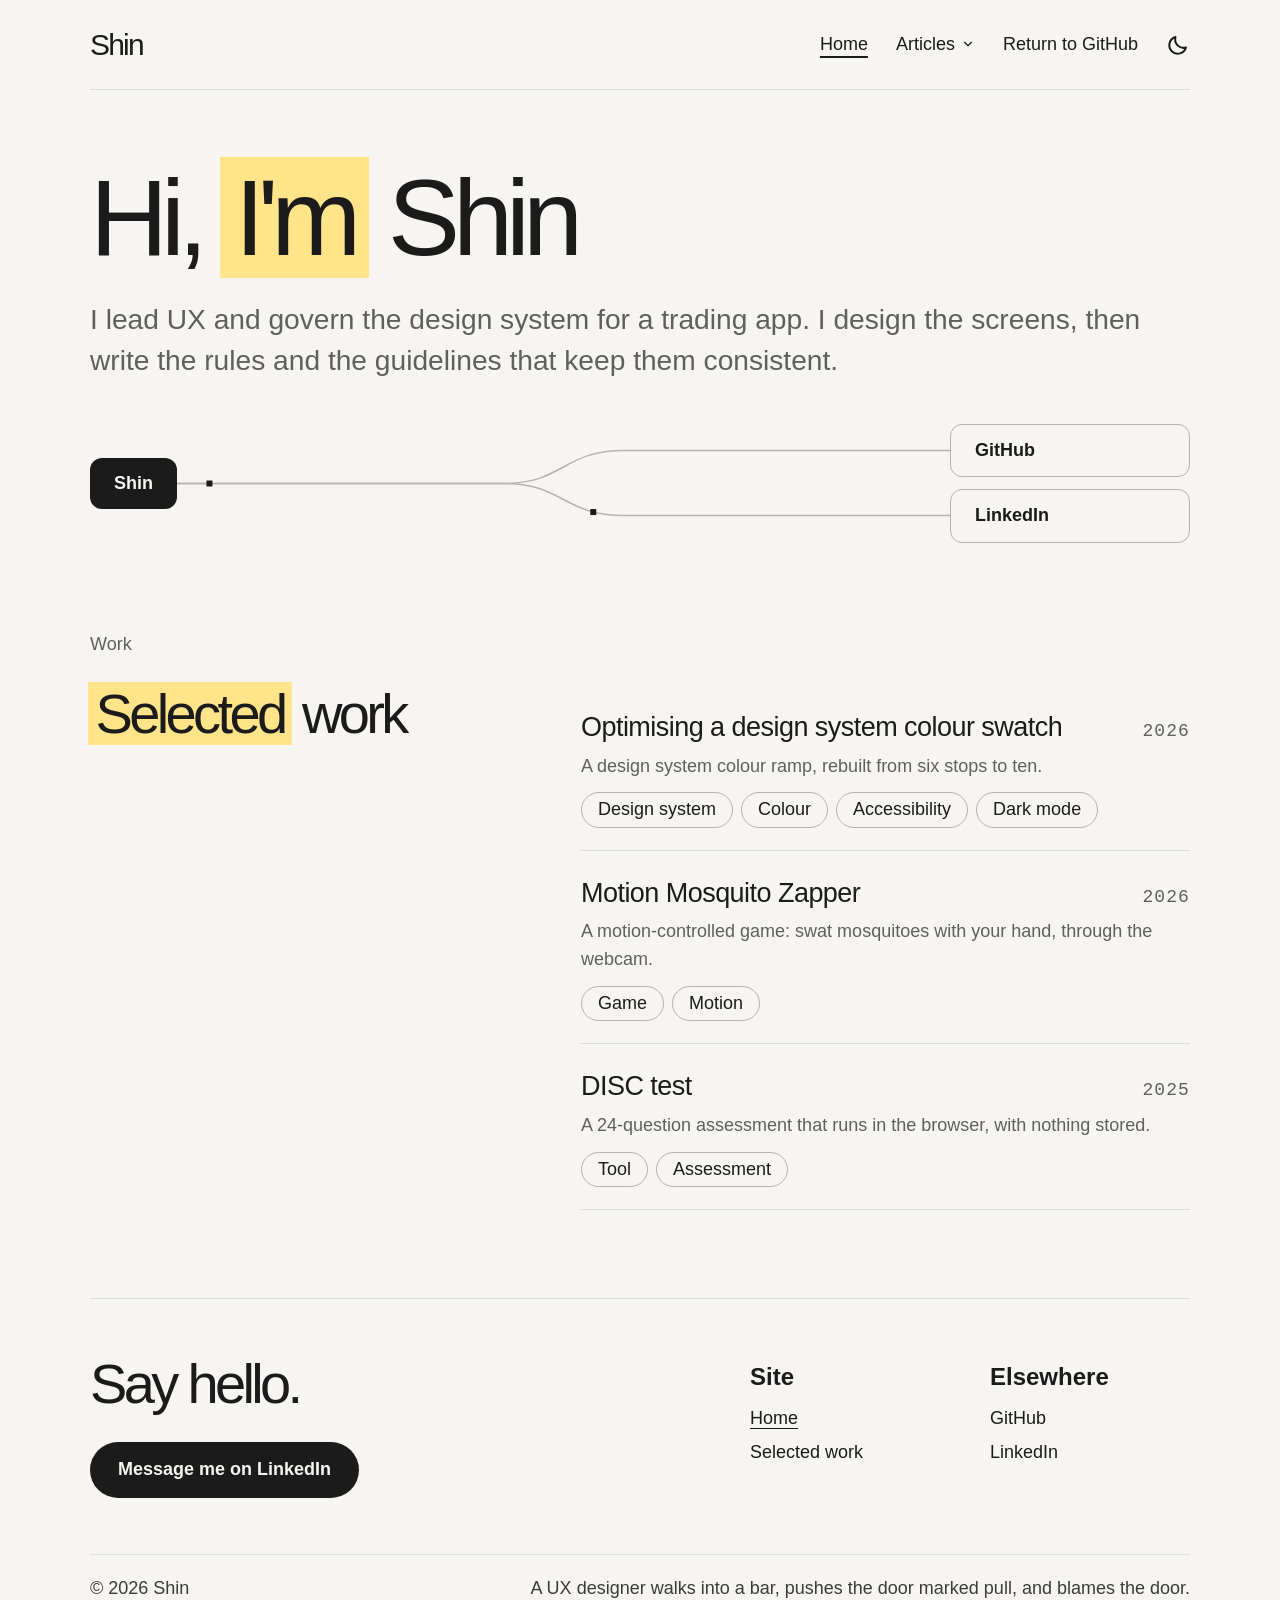
<file: index.html>
<!doctype html>
<html lang="en">
<head>
<meta charset="utf-8">
<meta name="viewport" content="width=device-width, initial-scale=1">
<title>Shin</title>
<meta name="description" content="Shin leads UX and governs the design system for a trading app.">
<meta name="theme-color" content="#1B1B1B">
<link rel="icon" href="favicon.svg" type="image/svg+xml">
<style>
.work{list-style:none;padding:0;margin:0}
.work>li{border-bottom:1px solid var(--line);padding:22px 0;margin:0;display:grid;grid-template-columns:1fr auto;align-items:baseline;column-gap:16px}
.work a{font-size:var(--fs-link);letter-spacing:-.02em;text-decoration:none}
.work .tags{grid-column:1/-1;margin-top:12px}
.work a:hover{text-decoration:underline}
.work time{font:var(--fs-label) var(--font-mono);letter-spacing:.06em;color:var(--muted)}
.work span{grid-column:1/-1;display:block;color:var(--muted);font-size:var(--fs-caption);margin-top:4px}
</style>
<script>document.documentElement.classList.add("js");try{var t=localStorage.getItem("theme");if(!t&&matchMedia("(prefers-color-scheme:dark)").matches)t="dark";if(t==="dark")document.documentElement.setAttribute("data-theme","dark")}catch(e){}</script>
<link rel="stylesheet" href="styles.css?v=b828bbfb">
</head>
<body>
<a class="skip" href="#main">Skip to content</a>
<header class="site wrap"><span class="brand">Shin</span><button class="burger" type="button" aria-expanded="false" aria-controls="site-nav" aria-label="Menu"><svg viewBox="0 0 24 24" aria-hidden="true"><path class="o" d="M3 7h18M3 12h18M3 17h18"/><path class="x" d="M5 5l14 14M19 5L5 19"/></svg></button><nav aria-label="Site" id="site-nav"><a href="index.html" aria-current="page">Home</a><div class="menu"><button class="menu-btn" type="button" aria-expanded="false" aria-controls="articles-menu"><span class="lbl">Articles</span><svg viewBox="0 0 24 24" aria-hidden="true"><path d="M6 9l6 6 6-6"/></svg></button><ul id="articles-menu"><li><a href="colour-swatch/index.html">Optimising a design system colour swatch</a></li></ul></div><a href="https://github.com/dofu" class="ext">Return to GitHub</a></nav><button class="theme" type="button" aria-pressed="false" aria-label="Dark theme"><svg viewBox="0 0 24 24" aria-hidden="true"><path class="moon" d="M20 14.5A8.5 8.5 0 0 1 9.5 4a8.5 8.5 0 1 0 10.5 10.5z"/><g class="sun"><circle cx="12" cy="12" r="4"/><path d="M12 2v2M12 20v2M2 12h2M20 12h2M4.9 4.9l1.4 1.4M17.7 17.7l1.4 1.4M4.9 19.1l1.4-1.4M17.7 6.3l1.4-1.4"/></g></svg></button></header>
<main id="main" tabindex="-1">
<div class="wrap"><h1>Hi, <mark>I'm</mark> <em>Shin</em></h1>
<p class="lede">I lead UX and govern the design system for a trading app. I design the screens, then write the rules and the guidelines that keep them consistent.</p>
<nav class="pipe" aria-label="Find me on"><span class="src" aria-hidden="true">Shin</span><ul><li><a href="https://github.com/dofu" rel="noopener">GitHub</a></li><li><a href="https://www.linkedin.com/in/shingan/" rel="noopener">LinkedIn</a></li></ul></nav></div>
<section class="wrap" id="work"><div class="tag">Work</div><h2><mark>Selected</mark> <em>work</em></h2>
<ul class="work">
<li><a href="colour-swatch/index.html">Optimising a design system colour swatch</a><time datetime="2026">2026</time><span>A design system colour ramp, rebuilt from six stops to ten.</span><ul class="tags" aria-label="Tags"><li>Design system</li><li>Colour</li><li>Accessibility</li><li>Dark mode</li></ul></li>
<li><a href="motion-mosquito-zapper-game/">Motion Mosquito Zapper</a><time datetime="2026">2026</time><span>A motion-controlled game: swat mosquitoes with your hand, through the webcam.</span><ul class="tags" aria-label="Tags"><li>Game</li><li>Motion</li></ul></li>
<li><a href="disc-test/">DISC test</a><time datetime="2025">2025</time><span>A 24-question assessment that runs in the browser, with nothing stored.</span><ul class="tags" aria-label="Tags"><li>Tool</li><li>Assessment</li></ul></li>
</ul></section>
</main>
<script src="reveal.js" defer></script>
<footer class="site-foot"><div class="wrap"><div class="top"><div class="hi"><p class="hello">Say hello.</p><p class="cta"><a class="btn" href="https://www.linkedin.com/in/shingan/" rel="noopener">Message me on LinkedIn</a></p></div><nav class="cols" aria-label="Footer"><div><h3>Site</h3><ul><li><a href="index.html" aria-current="page">Home</a></li><li><a href="index.html#work">Selected work</a></li></ul></div><div><h3>Elsewhere</h3><ul><li><a href="https://github.com/dofu">GitHub</a></li><li><a href="https://www.linkedin.com/in/shingan/">LinkedIn</a></li></ul></div></nav></div><p class="base"><span>&copy; 2026 Shin</span><span>A UX designer walks into a bar, pushes the door marked pull, and blames the door.</span></p></div></footer>
</body>
</html>
</file>
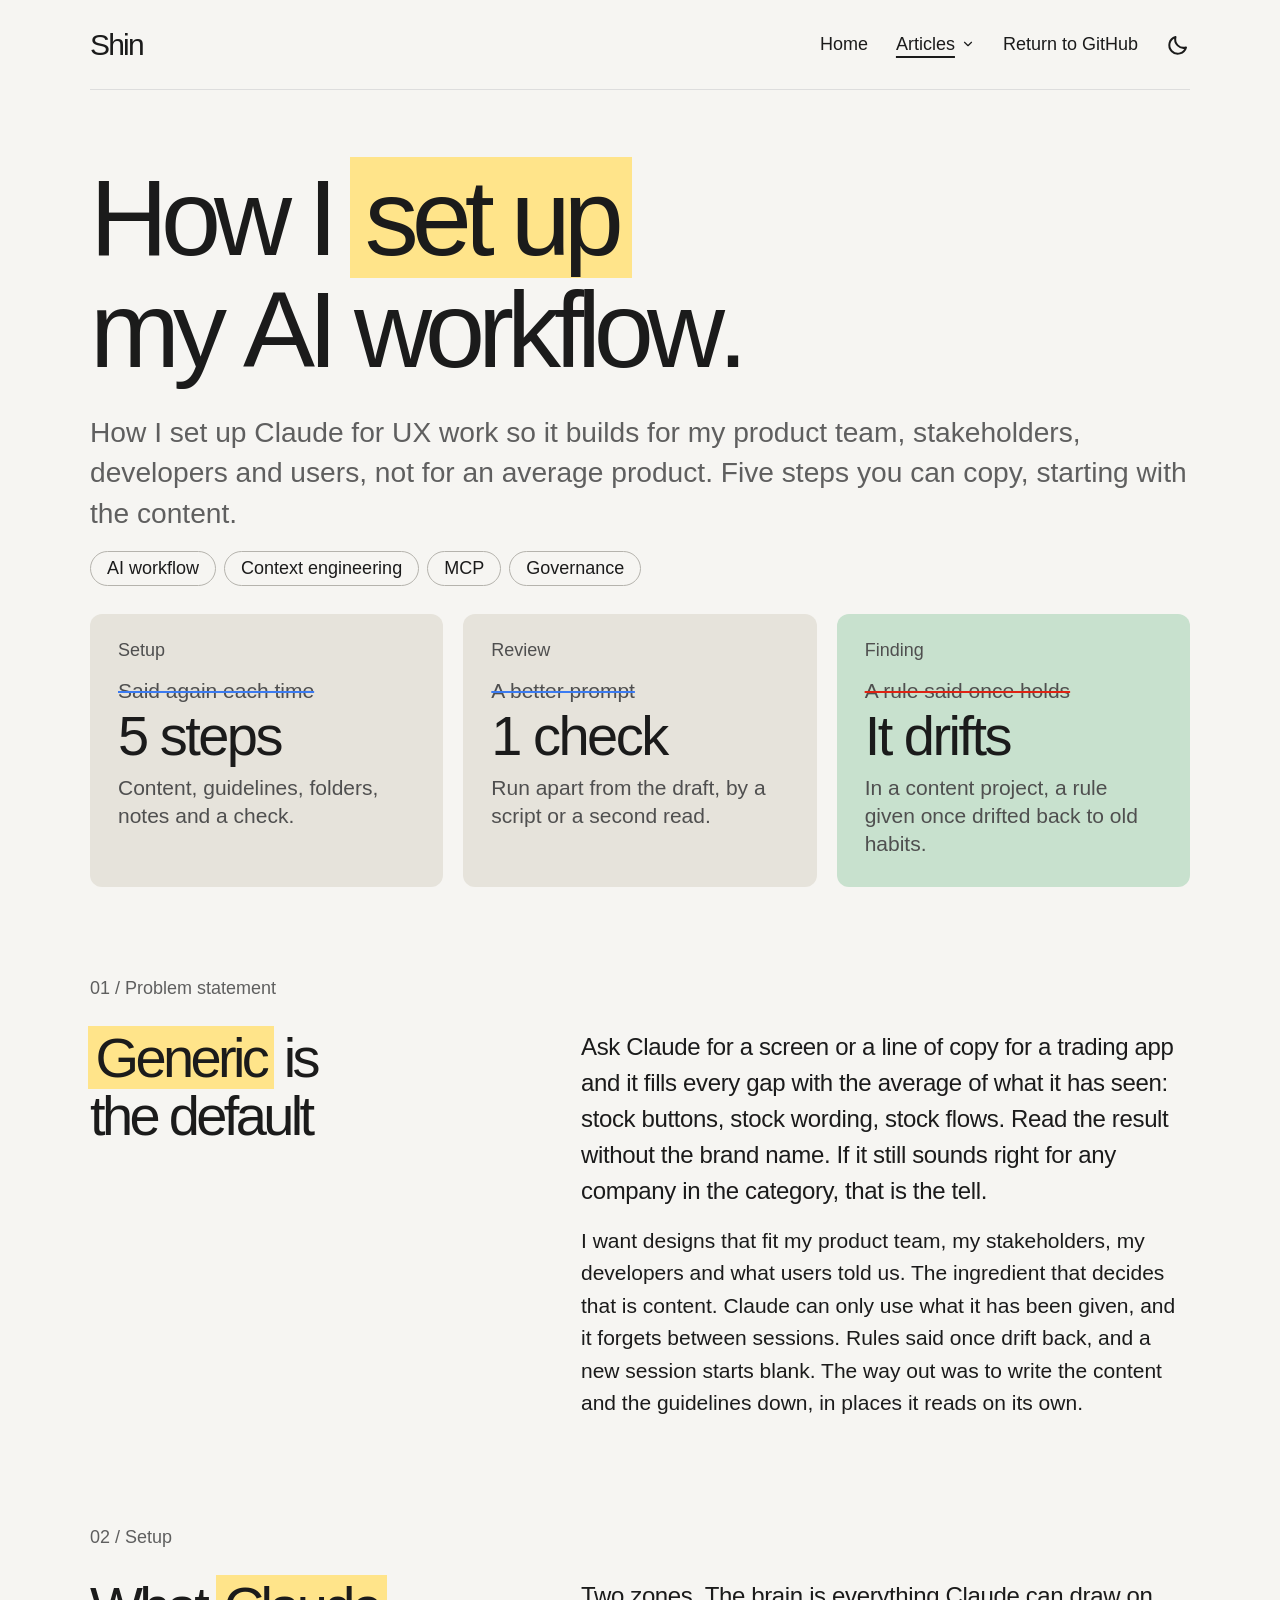
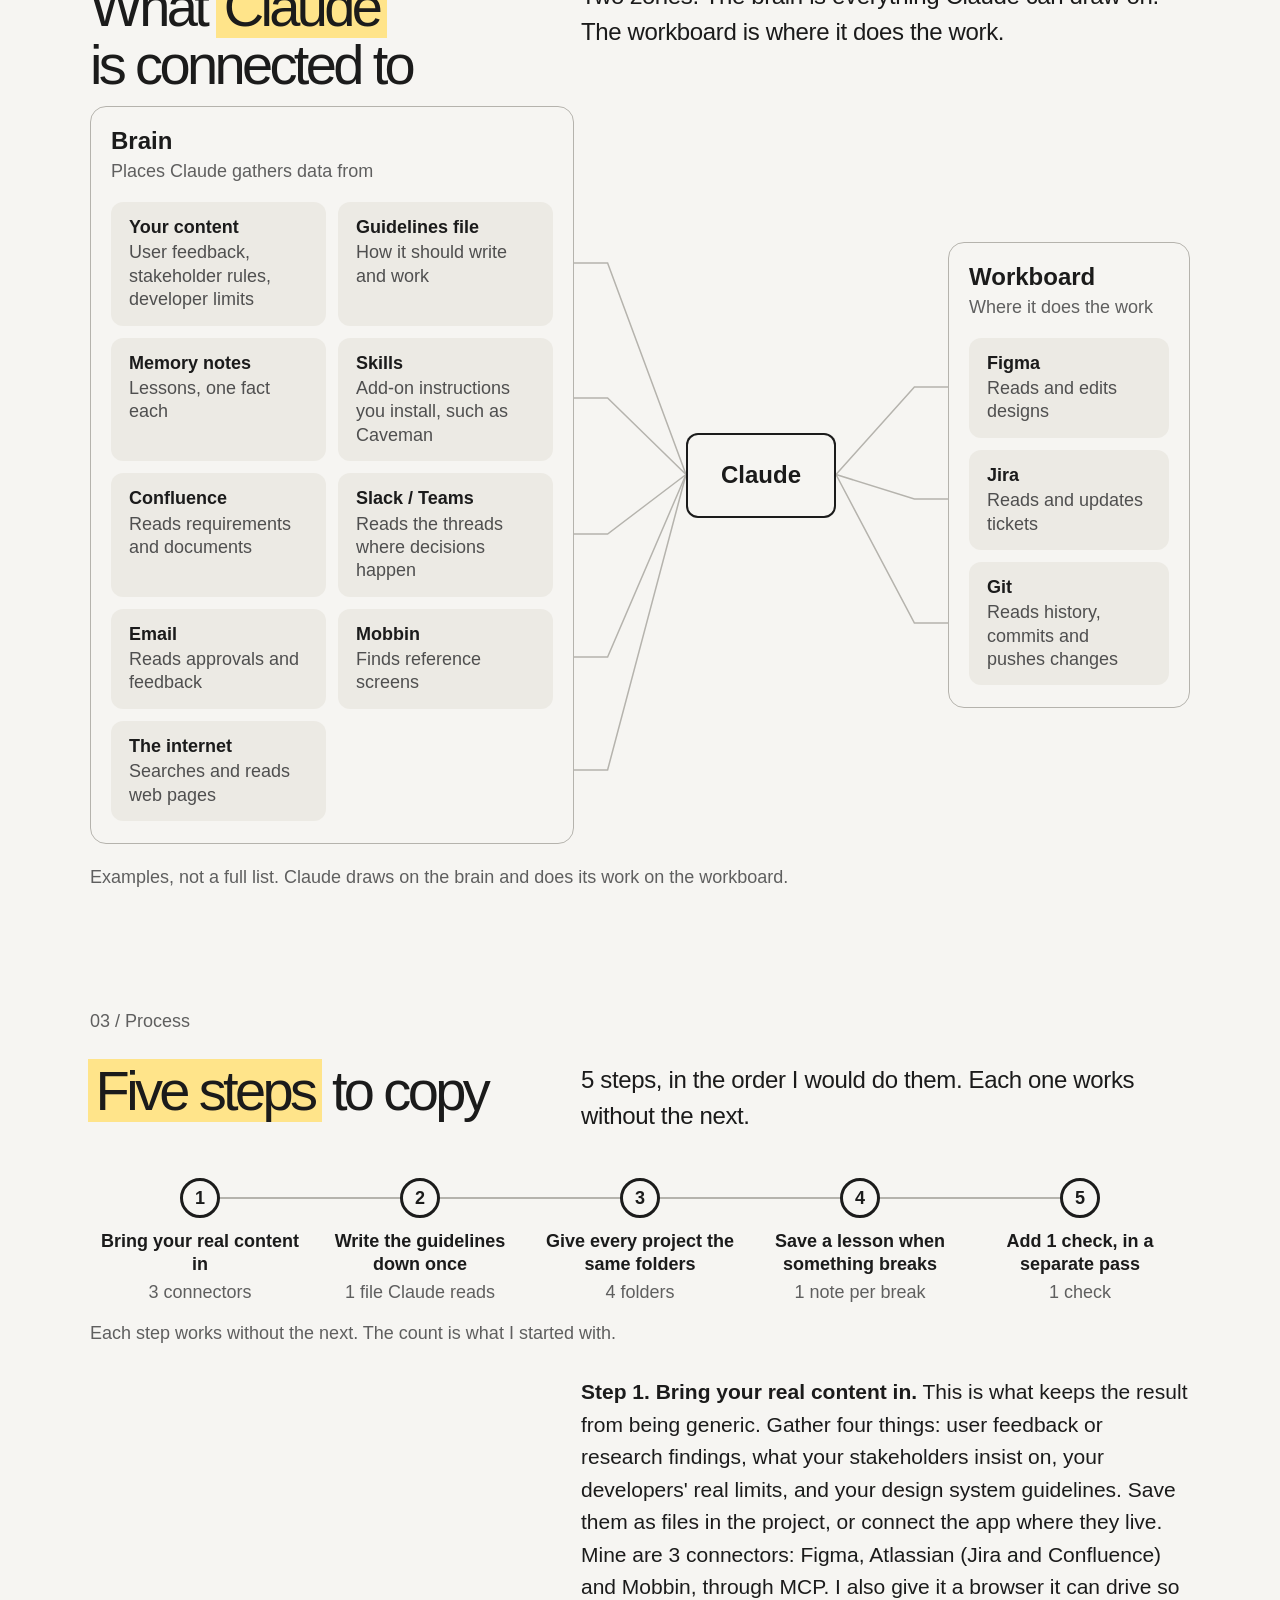
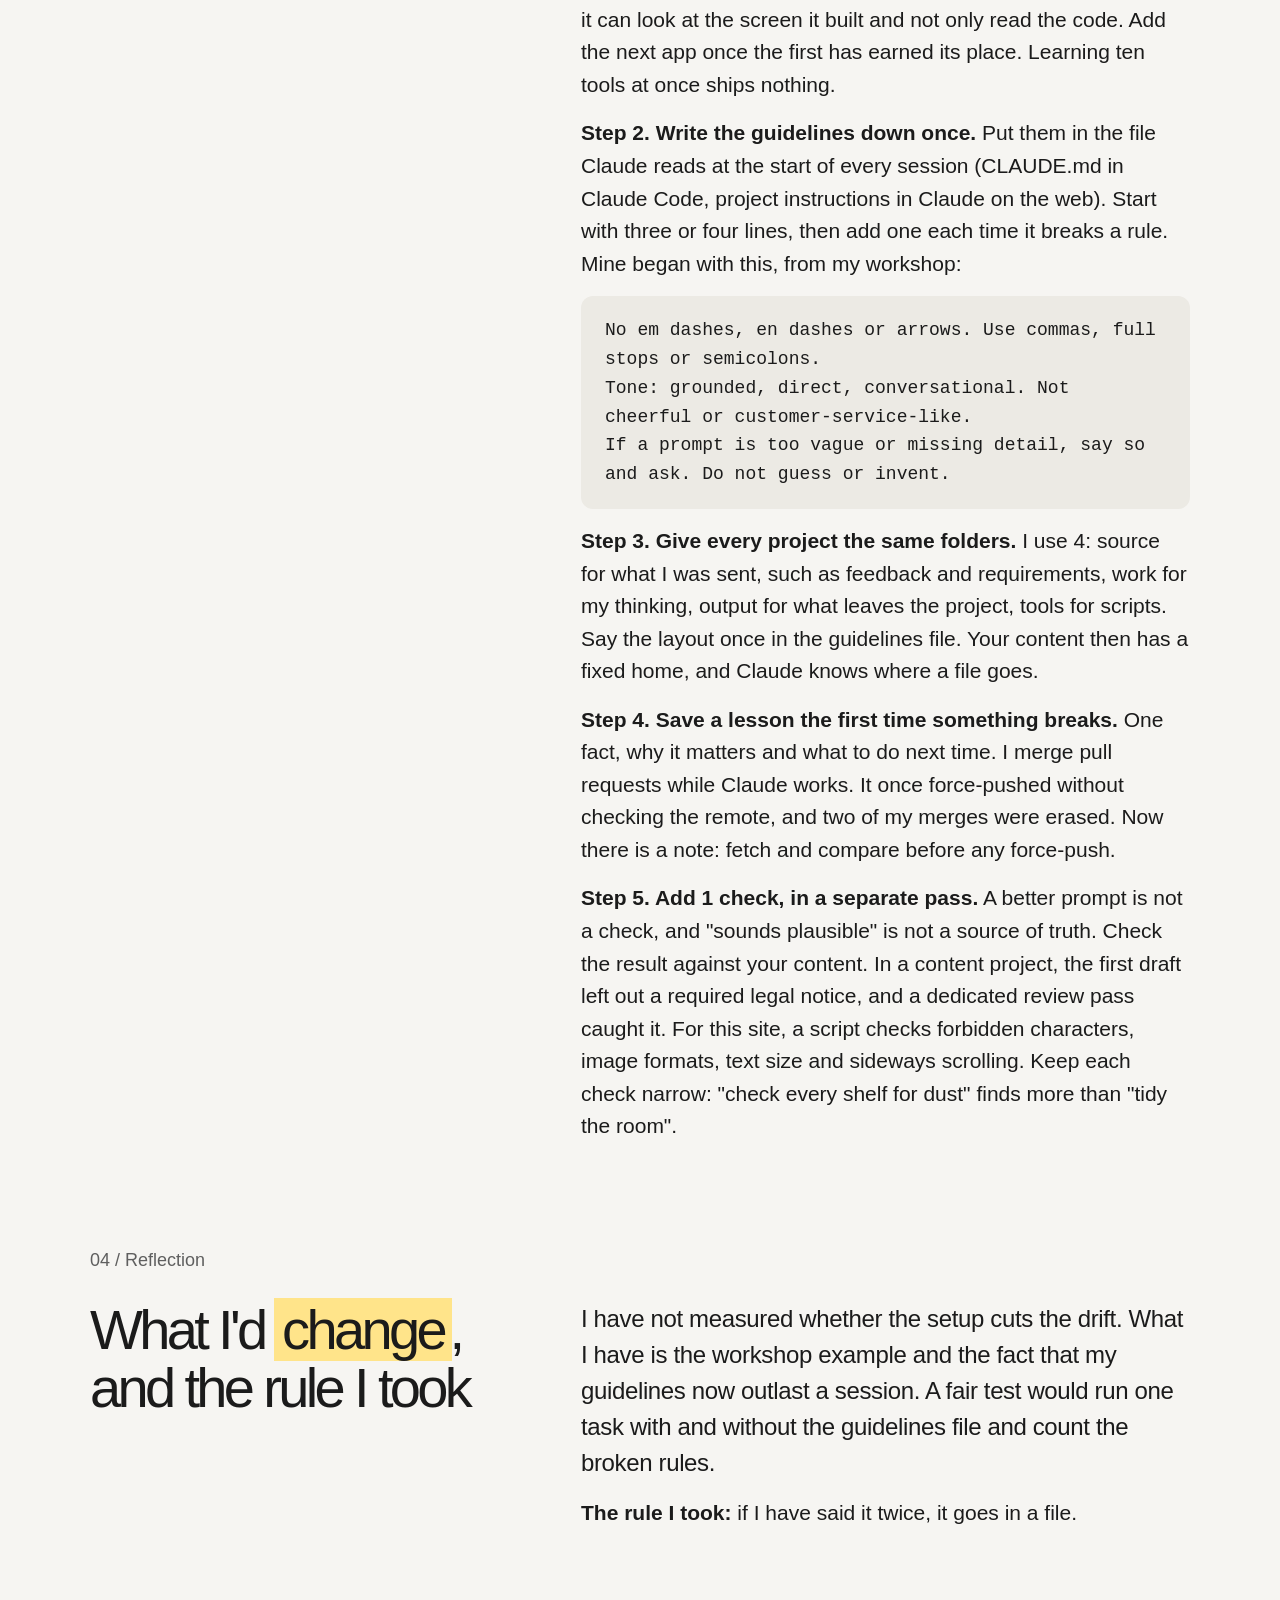
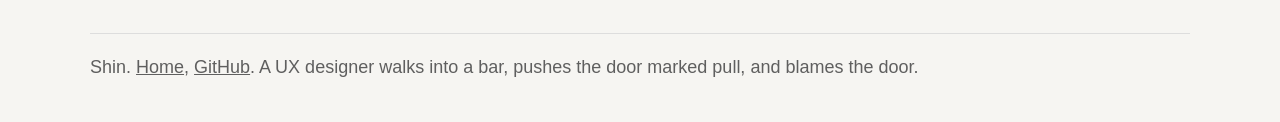
<file: ai-workflow/index.html>
<!doctype html>
<html lang="en">
<head>
<meta charset="utf-8">
<meta name="viewport" content="width=device-width, initial-scale=1">
<title>How I set up my AI workflow</title>
<meta name="description" content="Five steps to set up Claude for UX work so it builds for your team and users: real content first, then guidelines, folders, notes and a separate check.">
<meta name="theme-color" content="#1B1B1B">
<meta property="og:title" content="How I set up my AI workflow">
<meta property="og:description" content="Five steps to set up Claude for UX work so it builds for your team and users: real content first, then guidelines, folders, notes and a separate check.">
<meta property="og:type" content="website">
<meta property="og:url" content="https://dofu.github.io/ai-workflow/">
<meta property="og:image" content="https://dofu.github.io/ai-workflow/assets/share-preview.png">
<meta property="og:image:width" content="1200"><meta property="og:image:height" content="630">
<meta name="twitter:card" content="summary_large_image">
<link rel="icon" href="../favicon.svg" type="image/svg+xml">
<script>document.documentElement.classList.add("js");try{var t=localStorage.getItem("theme");if(!t&&matchMedia("(prefers-color-scheme:dark)").matches)t="dark";if(t==="dark")document.documentElement.setAttribute("data-theme","dark")}catch(e){}</script>
<link rel="stylesheet" href="../styles.css?v=5aa988ec">
</head>
<body>
<a class="skip" href="#main">Skip to content</a>
<header class="site wrap"><a class="brand" href="../index.html" aria-label="Shin, home">Shin</a><button class="burger" type="button" aria-expanded="false" aria-controls="site-nav" aria-label="Menu"><svg viewBox="0 0 24 24" aria-hidden="true"><path class="o" d="M3 7h18M3 12h18M3 17h18"/><path class="x" d="M5 5l14 14M19 5L5 19"/></svg></button><nav aria-label="Site" id="site-nav"><a href="../index.html">Home</a><div class="menu is-current"><button class="menu-btn" type="button" aria-expanded="false" aria-controls="articles-menu">Articles<svg viewBox="0 0 24 24" aria-hidden="true"><path d="M6 9l6 6 6-6"/></svg></button><ul id="articles-menu"><li><a href="../error-ramp/index.html">One red, ten stops</a></li><li><a href="../font-size-study/index.html">Same study, two toolkits</a></li><li><a href="../p3-comp-lib/index.html">A design system you can prompt</a></li><li><a href="../ai-workflow/index.html" aria-current="page">How I set up my AI workflow</a></li><li><a href="../task-tracker/index.html">A design system from scratch</a></li></ul></div><a href="https://github.com/dofu" class="ext">Return to GitHub</a></nav><button class="theme" type="button" aria-pressed="false" aria-label="Dark theme"><svg viewBox="0 0 24 24" aria-hidden="true"><path class="moon" d="M20 14.5A8.5 8.5 0 0 1 9.5 4a8.5 8.5 0 1 0 10.5 10.5z"/><g class="sun"><circle cx="12" cy="12" r="4"/><path d="M12 2v2M12 20v2M2 12h2M20 12h2M4.9 4.9l1.4 1.4M17.7 17.7l1.4 1.4M4.9 19.1l1.4-1.4M17.7 6.3l1.4-1.4"/></g></svg></button></header>
<main id="main" tabindex="-1">
<div class="wrap"><h1>How I <mark>set up</mark> my <em>AI workflow<span>.</span></em></h1>
<p class="lede">How I set up Claude for UX work so it builds for my product team, stakeholders, developers and users, not for an average product. Five steps you can copy, starting with the content.</p>
<ul class="tags" aria-label="Tags"><li>AI workflow</li><li>Context engineering</li><li>MCP</li><li>Governance</li></ul>
<ul class="stats">
<li><span class="k">Setup</span><s class="was"><span class="sr">Before: </span>Said again each time</s><span class="n"><span class="sr">Now: </span>5 steps</span><span class="t">Content, guidelines, folders, notes and a check.</span></li>
<li><span class="k">Review</span><s class="was"><span class="sr">Before: </span>A better prompt</s><span class="n"><span class="sr">Now: </span>1 check</span><span class="t">Run apart from the draft, by a script or a second read.</span></li>
<li class="found"><span class="k">Finding</span><s class="was"><span class="sr">Assumed: </span>A rule said once holds</s><span class="n"><span class="sr">Found: </span>It drifts</span><span class="t">In a content project, a rule given once drifted back to old habits.</span></li>
</ul></div>
<section class="wrap" id="problem">
<div class="tag">01 / Problem statement</div>
<h2><mark>Generic</mark> is <em>the default</em></h2>
<p>Ask Claude for a screen or a line of copy for a trading app and it fills every gap with the average of what it has seen: stock buttons, stock wording, stock flows. Read the result without the brand name. If it still sounds right for any company in the category, that is the tell.</p>
<p>I want designs that fit my product team, my stakeholders, my developers and what users told us. The ingredient that decides that is content. Claude can only use what it has been given, and it forgets between sessions. Rules said once drift back, and a new session starts blank. The way out was to write the content and the guidelines down, in places it reads on its own.</p>
</section>
<section class="wrap" id="setup">
<div class="tag">02 / Setup</div>
<h2>What <mark>Claude</mark> <em>is connected to</em></h2>
<p class="lead">Two zones. The brain is everything Claude can draw on. The workboard is where it does the work.</p>
<figure class="map">
<div class="g in"><h3>Brain</h3><p class="sub">Places Claude gathers data from</p><ul class="mind">
<li><strong>Your content</strong><span>User feedback, stakeholder rules, developer limits</span></li>
<li><strong>Guidelines file</strong><span>How it should write and work</span></li>
<li><strong>Memory notes</strong><span>Lessons, one fact each</span></li>
<li><strong>Skills</strong><span>Add-on instructions you install, such as Caveman</span></li>
<li><strong>Confluence</strong><span>Reads requirements and documents</span></li>
<li><strong>Slack / Teams</strong><span>Reads the threads where decisions happen</span></li>
<li><strong>Email</strong><span>Reads approvals and feedback</span></li>
<li><strong>Mobbin</strong><span>Finds reference screens</span></li>
<li><strong>The internet</strong><span>Searches and reads web pages</span></li>
</ul></div>
<div class="hub">Claude</div>
<div class="g out"><h3>Workboard</h3><p class="sub">Where it does the work</p><ul class="work">
<li><strong>Figma</strong><span>Reads and edits designs</span></li>
<li><strong>Jira</strong><span>Reads and updates tickets</span></li>
<li><strong>Git</strong><span>Reads history, commits and pushes changes</span></li>
</ul></div>
<figcaption>Examples, not a full list. Claude draws on the brain and does its work on the workboard.</figcaption>
</figure>
</section>
<section class="wrap" id="process">
<div class="tag">03 / Process</div>
<h2><mark>Five steps</mark> <em>to copy</em></h2>
<p class="lead">5 steps, in the order I would do them. Each one works without the next.</p>
<figure class="track numbered" aria-label="Five steps with what each one adds: 3 connectors, 1 guidelines file, 4 folders, 1 note per break, 1 check." style="--n:5">
<ol class="steps">
<li class="me"><span class="dot">1</span><span class="t"><span class="lbl">Bring your real content in</span><span class="d">3 connectors</span></span></li>
<li class="me"><span class="dot">2</span><span class="t"><span class="lbl">Write the guidelines down once</span><span class="d">1 file Claude reads</span></span></li>
<li class="me"><span class="dot">3</span><span class="t"><span class="lbl">Give every project the same folders</span><span class="d">4 folders</span></span></li>
<li class="me"><span class="dot">4</span><span class="t"><span class="lbl">Save a lesson when something breaks</span><span class="d">1 note per break</span></span></li>
<li class="me"><span class="dot">5</span><span class="t"><span class="lbl">Add 1 check, in a separate pass</span><span class="d">1 check</span></span></li>
</ol>
<figcaption>Each step works without the next. The count is what I started with.</figcaption>
</figure>
<p><strong>Step 1. Bring your real content in.</strong> This is what keeps the result from being generic. Gather four things: user feedback or research findings, what your stakeholders insist on, your developers' real limits, and your design system guidelines. Save them as files in the project, or connect the app where they live. Mine are 3 connectors: Figma, Atlassian (Jira and Confluence) and Mobbin, through MCP. I also give it a browser it can drive so it can look at the screen it built and not only read the code. Add the next app once the first has earned its place. Learning ten tools at once ships nothing.</p>
<p><strong>Step 2. Write the guidelines down once.</strong> Put them in the file Claude reads at the start of every session (CLAUDE.md in Claude Code, project instructions in Claude on the web). Start with three or four lines, then add one each time it breaks a rule. Mine began with this, from my workshop:</p>
<p class="prompt">No em dashes, en dashes or arrows. Use commas, full stops or semicolons.<br>Tone: grounded, direct, conversational. Not cheerful or customer-service-like.<br>If a prompt is too vague or missing detail, say so and ask. Do not guess or invent.</p>
<p><strong>Step 3. Give every project the same folders.</strong> I use 4: source for what I was sent, such as feedback and requirements, work for my thinking, output for what leaves the project, tools for scripts. Say the layout once in the guidelines file. Your content then has a fixed home, and Claude knows where a file goes.</p>
<p><strong>Step 4. Save a lesson the first time something breaks.</strong> One fact, why it matters and what to do next time. I merge pull requests while Claude works. It once force-pushed without checking the remote, and two of my merges were erased. Now there is a note: fetch and compare before any force-push.</p>
<p><strong>Step 5. Add 1 check, in a separate pass.</strong> A better prompt is not a check, and "sounds plausible" is not a source of truth. Check the result against your content. In a content project, the first draft left out a required legal notice, and a dedicated review pass caught it. For this site, a script checks forbidden characters, image formats, text size and sideways scrolling. Keep each check narrow: "check every shelf for dust" finds more than "tidy the room".</p>
</section>
<section class="wrap" id="reflection">
<div class="tag">04 / Reflection</div>
<h2>What I'd <mark>change</mark>, <em>and the rule I took</em></h2>
<p>I have not measured whether the setup cuts the drift. What I have is the workshop example and the fact that my guidelines now outlast a session. A fair test would run one task with and without the guidelines file and count the broken rules.</p>
<p><strong>The rule I took:</strong> if I have said it twice, it goes in a file.</p>
</section>
</main>
<footer class="wrap">Shin. <a href="../index.html">Home</a>, <a href="https://github.com/dofu">GitHub</a>. A UX designer walks into a bar, pushes the door marked pull, and blames the door.</footer>
<script src="../reveal.js" defer></script>
</body>
</html>
</file>
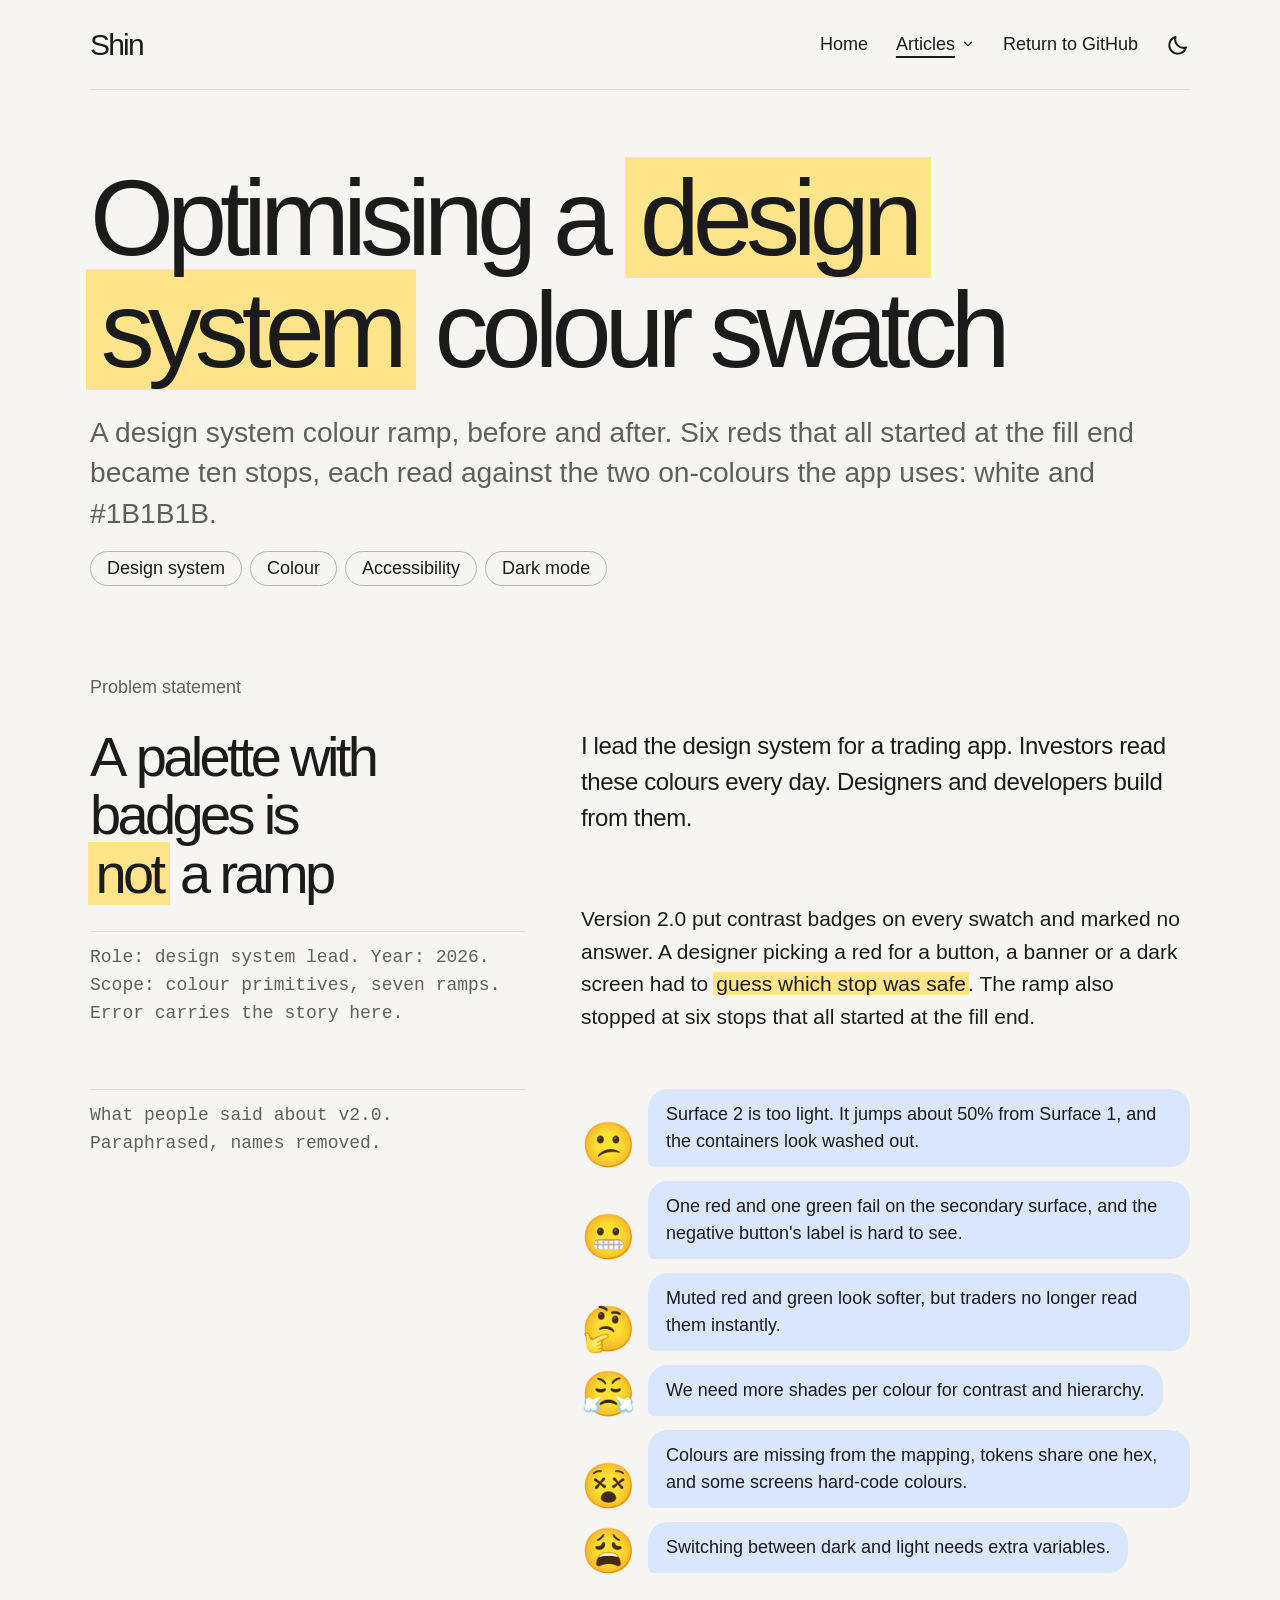
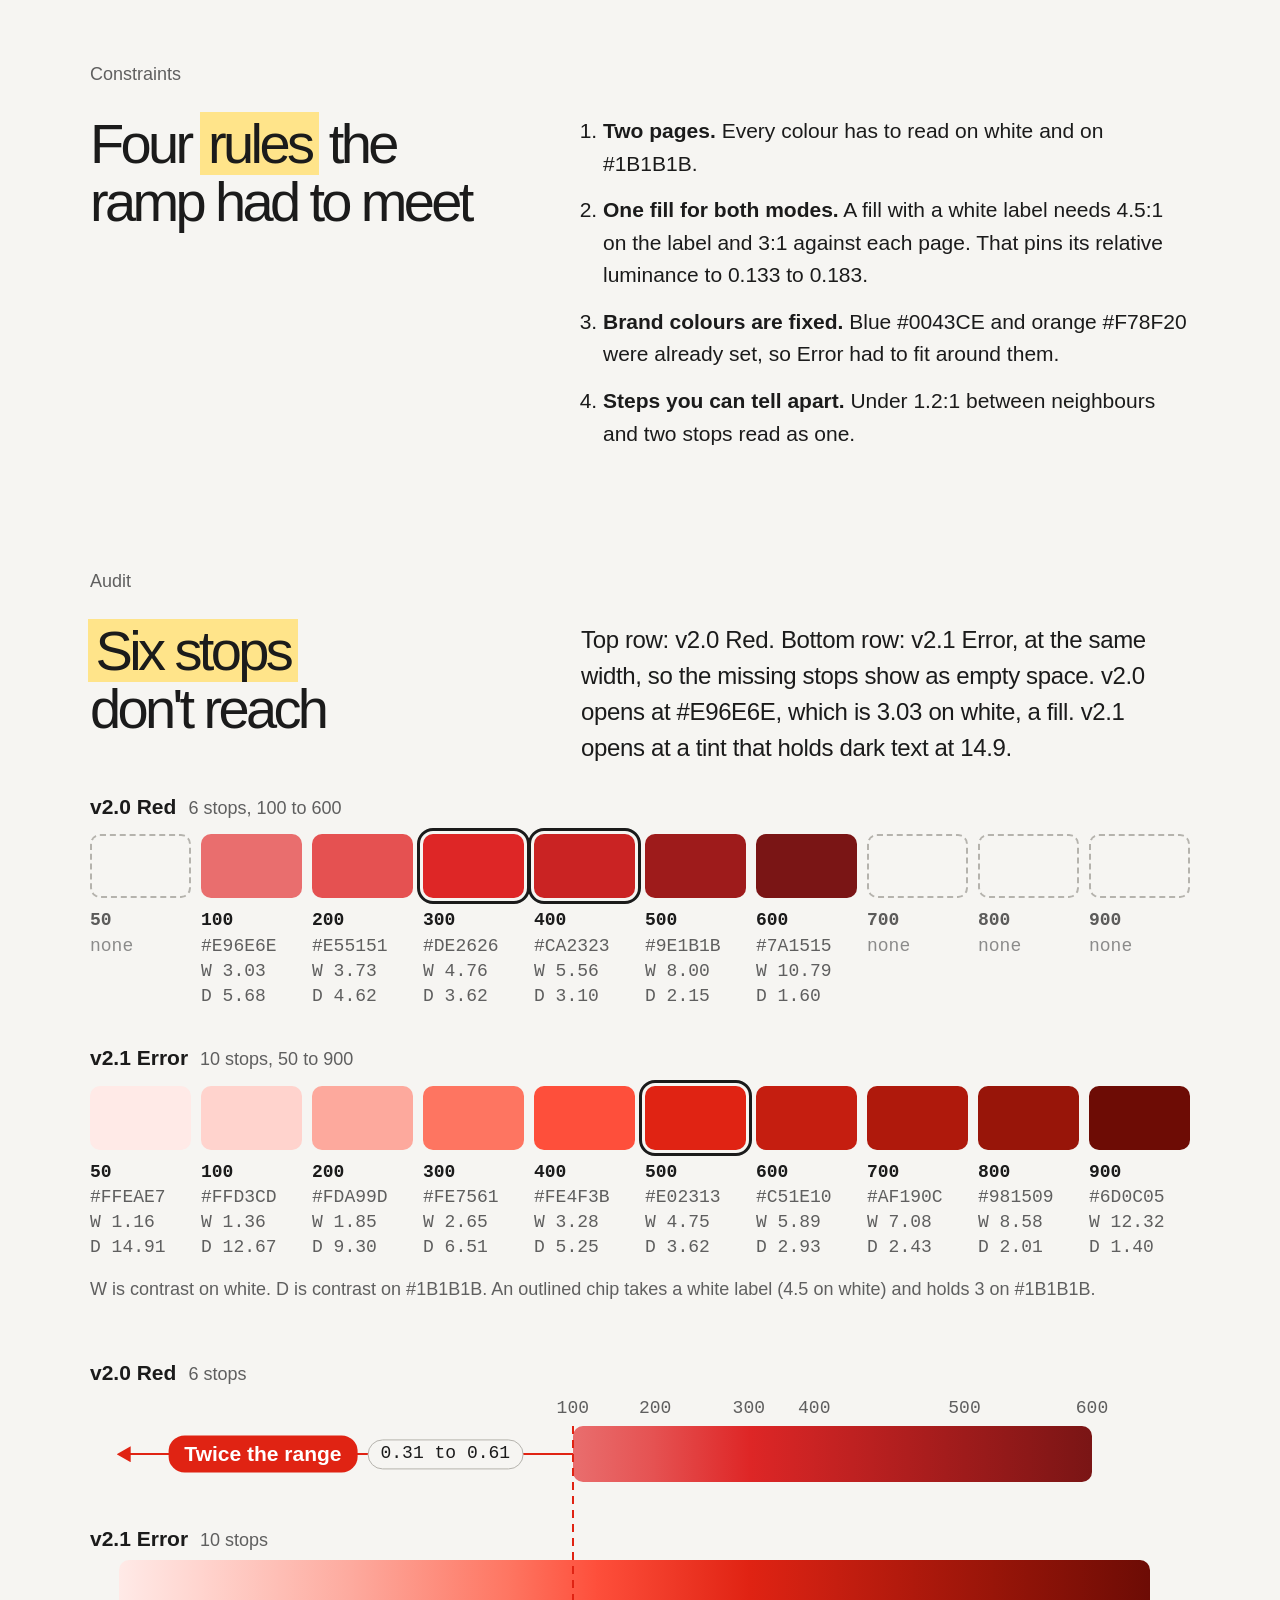
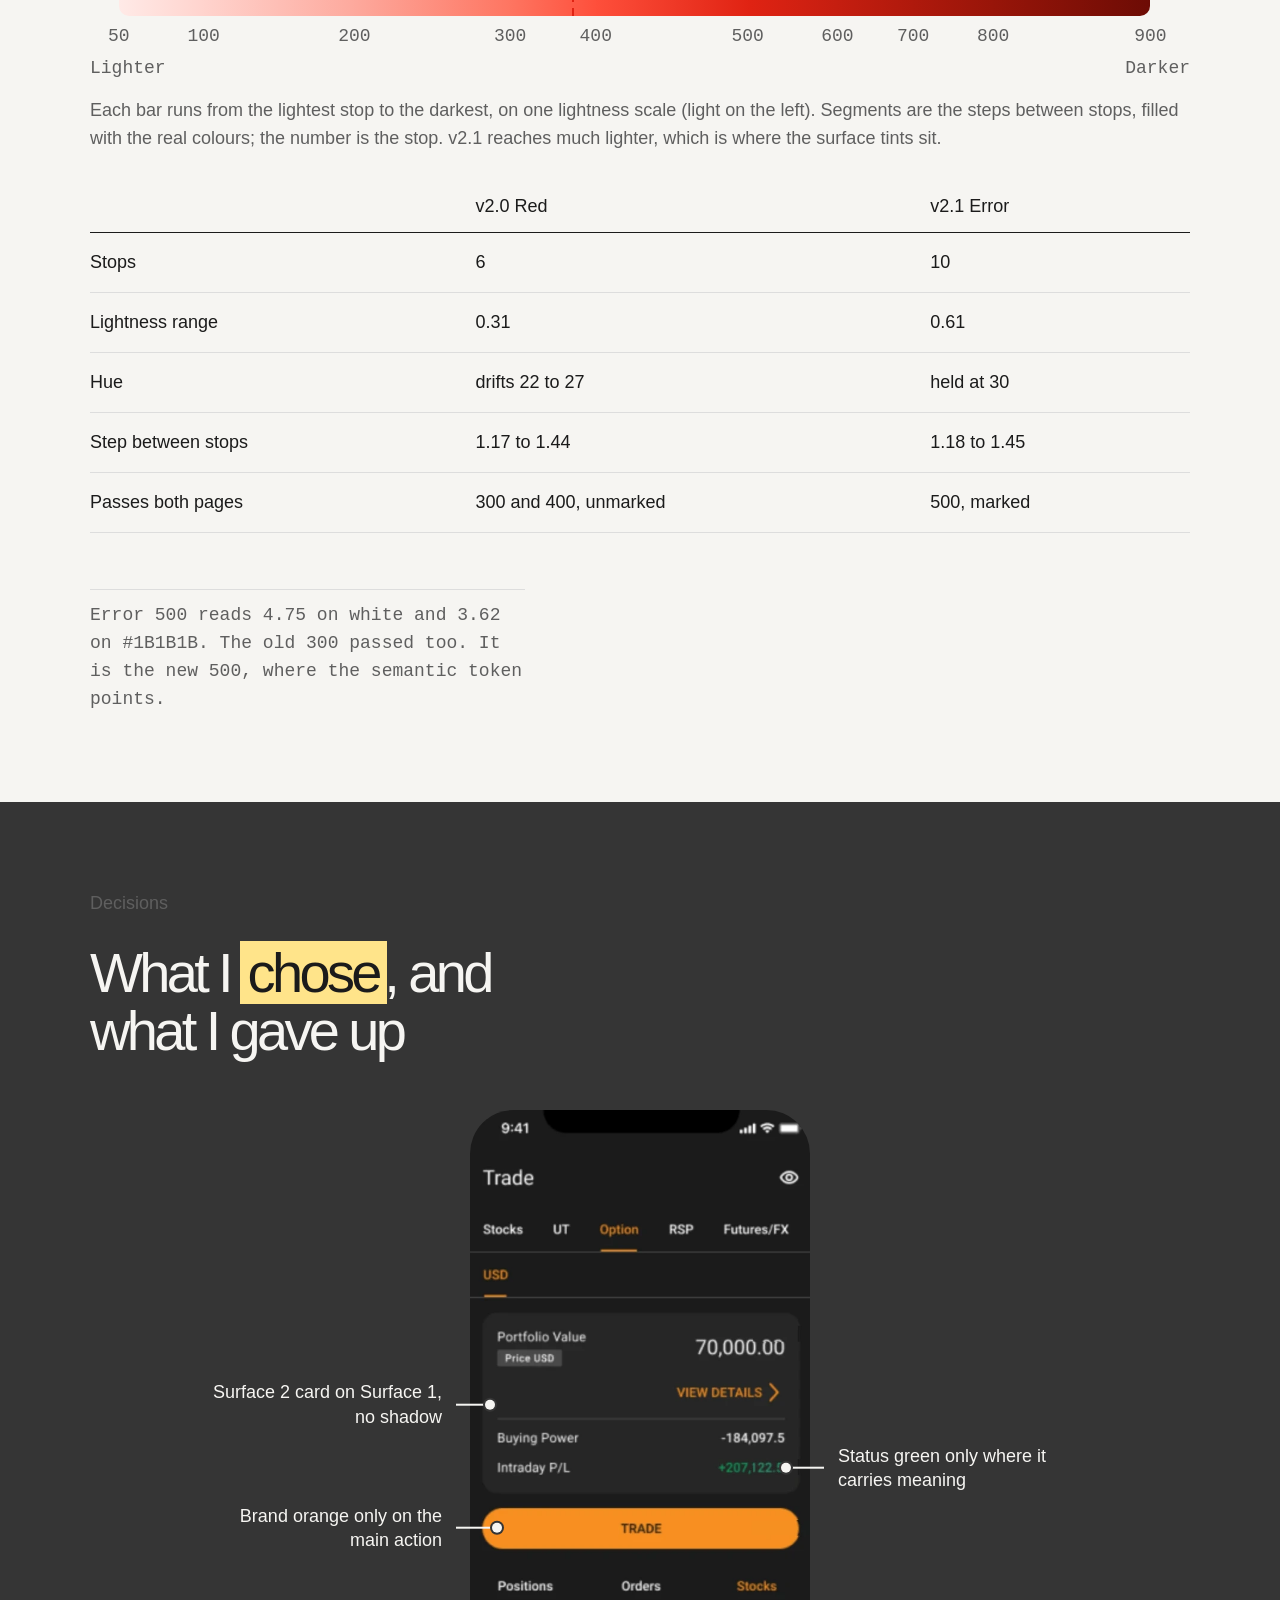
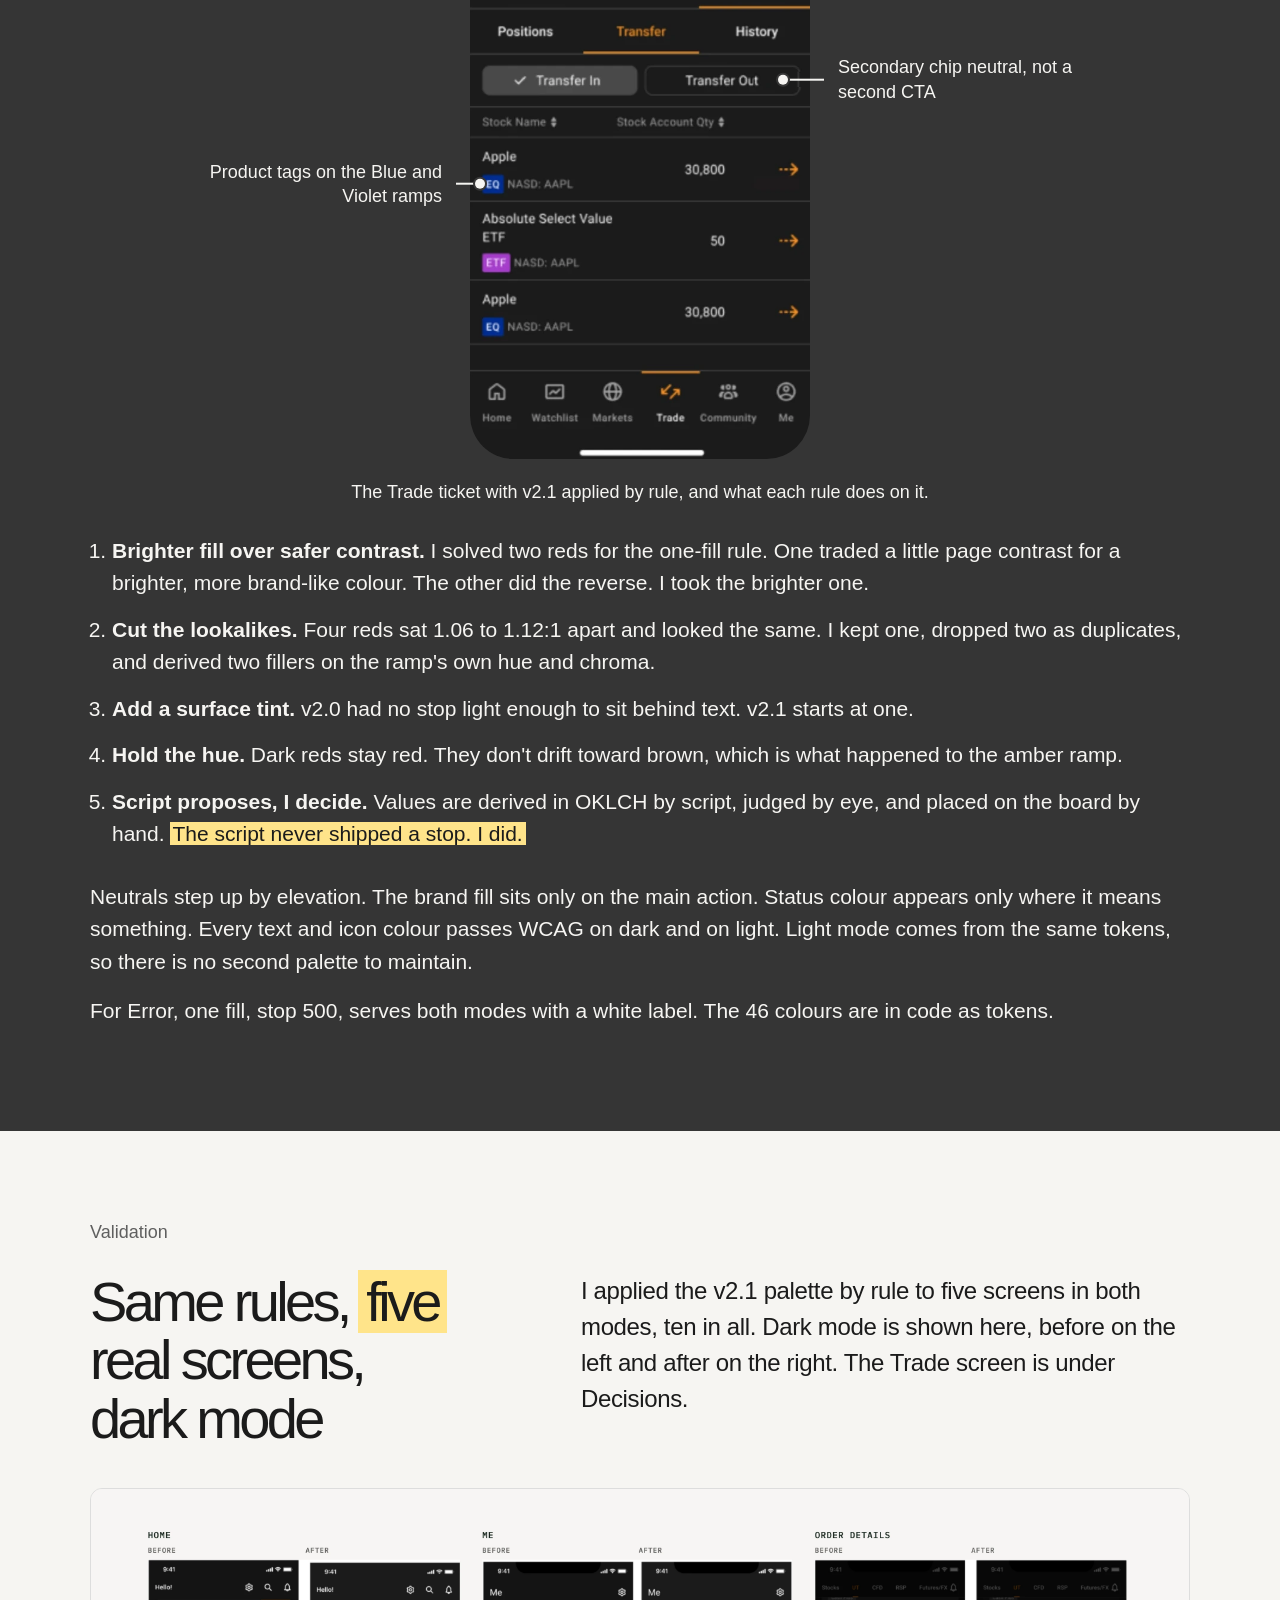
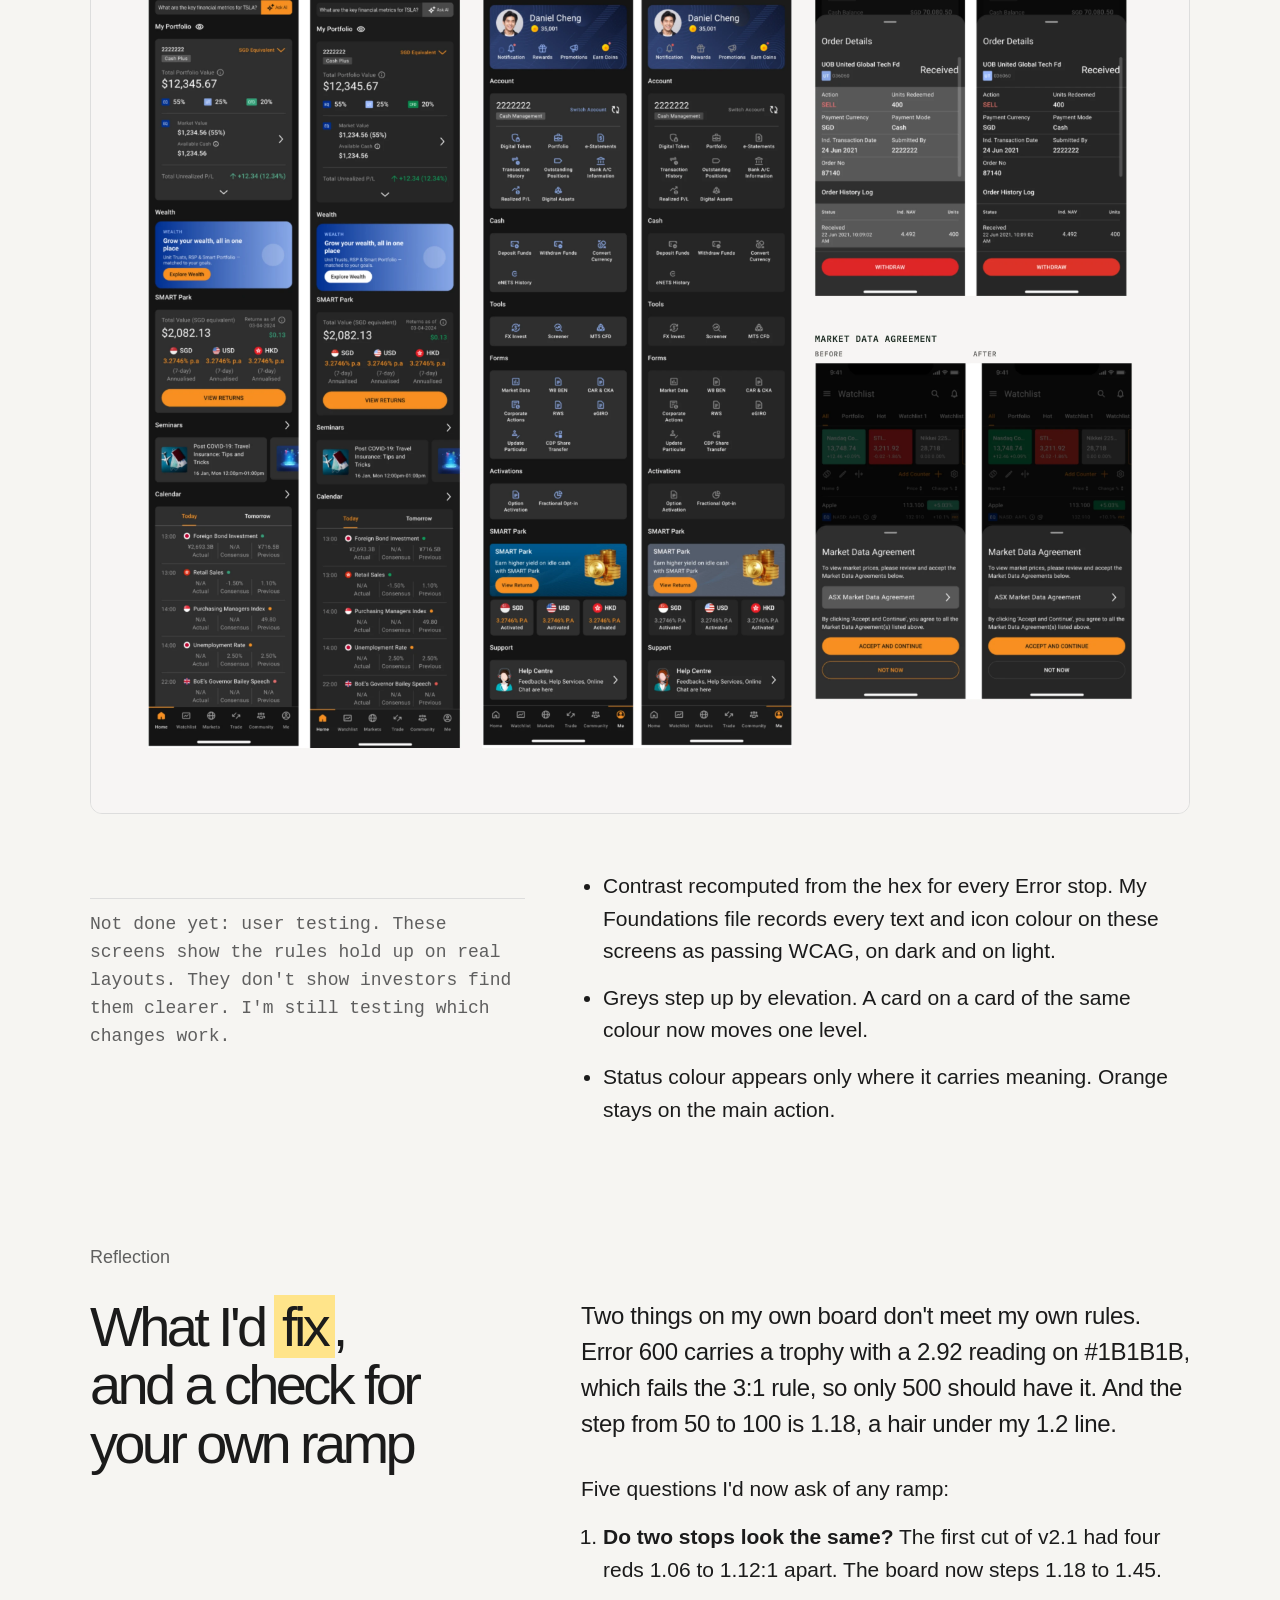
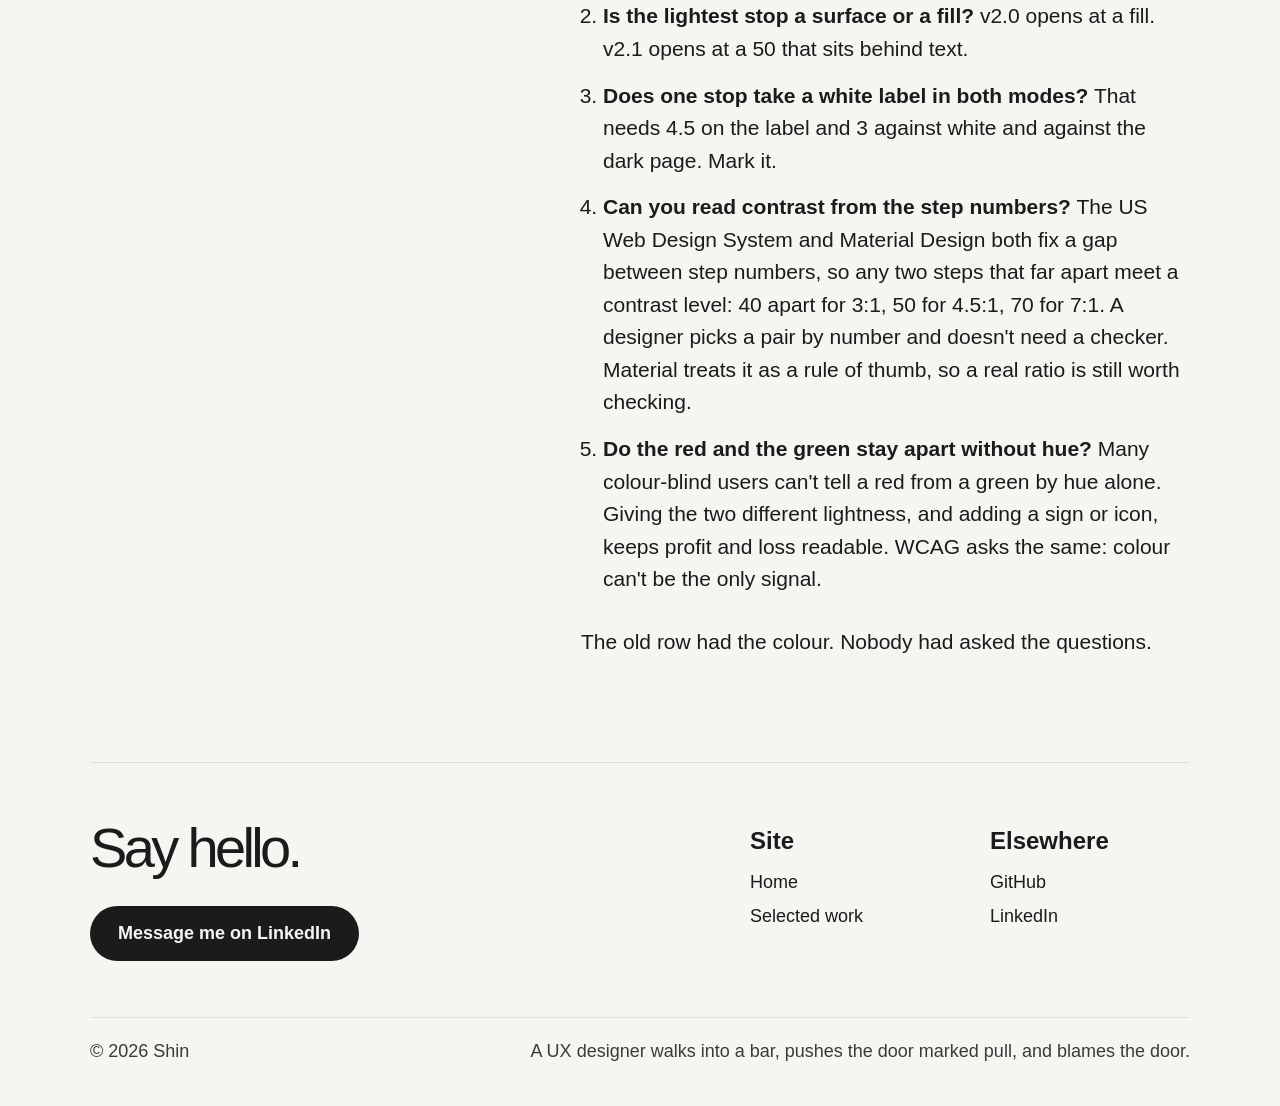
<file: colour-swatch/index.html>
<!doctype html>
<html lang="en">
<head>
<meta charset="utf-8">
<meta name="viewport" content="width=device-width, initial-scale=1">
<title>Optimising a design system colour swatch</title>
<meta name="description" content="A design system colour ramp, before and after: six reds became ten tested stops.">
<meta name="theme-color" content="#1B1B1B">
<meta property="og:title" content="Optimising a design system colour swatch">
<meta property="og:description" content="A design system colour ramp, before and after. Each stop read against white and #1B1B1B.">
<meta property="og:type" content="website">
<meta property="og:url" content="https://dofu.github.io/colour-swatch/">
<meta property="og:image" content="https://dofu.github.io/colour-swatch/assets/share-preview.png">
<meta property="og:image:width" content="1200"><meta property="og:image:height" content="630">
<meta name="twitter:card" content="summary_large_image">
<link rel="icon" href="../favicon.svg" type="image/svg+xml">
<script>document.documentElement.classList.add("js");try{var t=localStorage.getItem("theme");if(!t&&matchMedia("(prefers-color-scheme:dark)").matches)t="dark";if(t==="dark")document.documentElement.setAttribute("data-theme","dark")}catch(e){}</script>
<link rel="stylesheet" href="../styles.css?v=b828bbfb">
</head>
<body>
<a class="skip" href="#main">Skip to content</a>
<header class="site wrap"><a class="brand" href="../index.html" aria-label="Shin, home">Shin</a><button class="burger" type="button" aria-expanded="false" aria-controls="site-nav" aria-label="Menu"><svg viewBox="0 0 24 24" aria-hidden="true"><path class="o" d="M3 7h18M3 12h18M3 17h18"/><path class="x" d="M5 5l14 14M19 5L5 19"/></svg></button><nav aria-label="Site" id="site-nav"><a href="../index.html">Home</a><div class="menu is-current"><button class="menu-btn" type="button" aria-expanded="false" aria-controls="articles-menu"><span class="lbl">Articles</span><svg viewBox="0 0 24 24" aria-hidden="true"><path d="M6 9l6 6 6-6"/></svg></button><ul id="articles-menu"><li><a href="../colour-swatch/index.html" aria-current="page">Optimising a design system colour swatch</a></li></ul></div><a href="https://github.com/dofu" class="ext">Return to GitHub</a></nav><button class="theme" type="button" aria-pressed="false" aria-label="Dark theme"><svg viewBox="0 0 24 24" aria-hidden="true"><path class="moon" d="M20 14.5A8.5 8.5 0 0 1 9.5 4a8.5 8.5 0 1 0 10.5 10.5z"/><g class="sun"><circle cx="12" cy="12" r="4"/><path d="M12 2v2M12 20v2M2 12h2M20 12h2M4.9 4.9l1.4 1.4M17.7 17.7l1.4 1.4M4.9 19.1l1.4-1.4M17.7 6.3l1.4-1.4"/></g></svg></button></header>
<main id="main" tabindex="-1">
<div class="wrap"><h1>Optimising a <mark>design system</mark> <em>colour swatch</em></h1>
<p class="lede">A design system colour ramp, before and after. Six reds that all started at the fill end became ten stops, each read against the two on-colours the app uses: white and #1B1B1B.</p><ul class="tags" aria-label="Tags"><li>Design system</li><li>Colour</li><li>Accessibility</li><li>Dark mode</li></ul></div>
<section class="wrap" id="problem">
<div class="tag">Problem statement</div>
<h2>A palette with badges is <mark>not</mark> a <em>ramp</em></h2>
<p>I lead the design system for a trading app. Investors read these colours every day. Designers and developers build from them.</p>
<div class="with-note">
<aside class="margin">Role: design system lead. Year: 2026. Scope: colour primitives, seven ramps. Error carries the story here.</aside>
<p>Version 2.0 put contrast badges on every swatch and marked no answer. A designer picking a red for a button, a banner or a dark screen had to <mark>guess which stop was safe</mark>. The ramp also stopped at six stops that all started at the fill end.</p>
</div>
<div class="with-note lead-gap">
<aside class="margin">What people said about v2.0. Paraphrased, names removed.</aside>
<div class="chat" role="list" aria-label="Feedback on v2.0">
<div class="msg" role="listitem"><div class="av" aria-hidden="true">😕</div><div class="bub">Surface 2 is too light. It jumps about 50% from Surface 1, and the containers look washed out.</div></div>
<div class="msg" role="listitem"><div class="av" aria-hidden="true">😬</div><div class="bub">One red and one green fail on the secondary surface, and the negative button's label is hard to see.</div></div>
<div class="msg" role="listitem"><div class="av" aria-hidden="true">🤔</div><div class="bub">Muted red and green look softer, but traders no longer read them instantly.</div></div>
<div class="msg" role="listitem"><div class="av" aria-hidden="true">😤</div><div class="bub">We need more shades per colour for contrast and hierarchy.</div></div>
<div class="msg" role="listitem"><div class="av" aria-hidden="true">😵</div><div class="bub">Colours are missing from the mapping, tokens share one hex, and some screens hard-code colours.</div></div>
<div class="msg" role="listitem"><div class="av" aria-hidden="true">😩</div><div class="bub">Switching between dark and light needs extra variables.</div></div>
</div>
</div>
</section>
<section class="wrap" id="constraints">
<div class="tag">Constraints</div>
<h2>Four <mark>rules</mark> the ramp <em>had to meet</em></h2>
<ol>
<li><strong>Two pages.</strong> Every colour has to read on white and on #1B1B1B.</li>
<li><strong>One fill for both modes.</strong> A fill with a white label needs 4.5:1 on the label and 3:1 against each page. That pins its relative luminance to 0.133 to 0.183.</li>
<li><strong>Brand colours are fixed.</strong> Blue #0043CE and orange #F78F20 were already set, so Error had to fit around them.</li>
<li><strong>Steps you can tell apart.</strong> Under 1.2:1 between neighbours and two stops read as one.</li>
</ol>
</section>
<section class="wrap" id="audit">
<div class="tag">Audit</div>
<h2><mark>Six stops</mark> <em>don't reach</em></h2>
<p>Top row: v2.0 Red. Bottom row: v2.1 Error, at the same width, so the missing stops show as empty space. v2.0 opens at #E96E6E, which is 3.03 on white, a fill. v2.1 opens at a tint that holds dark text at 14.9.</p>
<figure class="swatch" aria-label="Swatches for both ramps with contrast on white (W) and on #1B1B1B (D). v2.0 Red has six stops, 100 to 600; v2.1 Error has ten, 50 to 900. The stops that take a white label are outlined: 300 and 400 in v2.0, 500 in v2.1.">
<div class="srow"><p class="sname">v2.0 Red<small>6 stops, 100 to 600</small></p><ol class="scells">
<li class="empty"><span class="chip"></span><span class="meta"><b>50</b><span>none</span></span></li>
<li class=""><span class="chip" style="background:#E96E6E"></span><span class="meta"><b>100</b><span>#E96E6E</span><span>W 3.03</span><span>D 5.68</span></span></li>
<li class=""><span class="chip" style="background:#E55151"></span><span class="meta"><b>200</b><span>#E55151</span><span>W 3.73</span><span>D 4.62</span></span></li>
<li class="label"><span class="chip" style="background:#DE2626"></span><span class="meta"><b>300</b><span>#DE2626</span><span>W 4.76</span><span>D 3.62</span></span></li>
<li class="label"><span class="chip" style="background:#CA2323"></span><span class="meta"><b>400</b><span>#CA2323</span><span>W 5.56</span><span>D 3.10</span></span></li>
<li class=""><span class="chip" style="background:#9E1B1B"></span><span class="meta"><b>500</b><span>#9E1B1B</span><span>W 8.00</span><span>D 2.15</span></span></li>
<li class=""><span class="chip" style="background:#7A1515"></span><span class="meta"><b>600</b><span>#7A1515</span><span>W 10.79</span><span>D 1.60</span></span></li>
<li class="empty"><span class="chip"></span><span class="meta"><b>700</b><span>none</span></span></li>
<li class="empty"><span class="chip"></span><span class="meta"><b>800</b><span>none</span></span></li>
<li class="empty"><span class="chip"></span><span class="meta"><b>900</b><span>none</span></span></li>
</ol></div>
<div class="srow"><p class="sname">v2.1 Error<small>10 stops, 50 to 900</small></p><ol class="scells">
<li class=""><span class="chip" style="background:#FFEAE7"></span><span class="meta"><b>50</b><span>#FFEAE7</span><span>W 1.16</span><span>D 14.91</span></span></li>
<li class=""><span class="chip" style="background:#FFD3CD"></span><span class="meta"><b>100</b><span>#FFD3CD</span><span>W 1.36</span><span>D 12.67</span></span></li>
<li class=""><span class="chip" style="background:#FDA99D"></span><span class="meta"><b>200</b><span>#FDA99D</span><span>W 1.85</span><span>D 9.30</span></span></li>
<li class=""><span class="chip" style="background:#FE7561"></span><span class="meta"><b>300</b><span>#FE7561</span><span>W 2.65</span><span>D 6.51</span></span></li>
<li class=""><span class="chip" style="background:#FE4F3B"></span><span class="meta"><b>400</b><span>#FE4F3B</span><span>W 3.28</span><span>D 5.25</span></span></li>
<li class="label"><span class="chip" style="background:#E02313"></span><span class="meta"><b>500</b><span>#E02313</span><span>W 4.75</span><span>D 3.62</span></span></li>
<li class=""><span class="chip" style="background:#C51E10"></span><span class="meta"><b>600</b><span>#C51E10</span><span>W 5.89</span><span>D 2.93</span></span></li>
<li class=""><span class="chip" style="background:#AF190C"></span><span class="meta"><b>700</b><span>#AF190C</span><span>W 7.08</span><span>D 2.43</span></span></li>
<li class=""><span class="chip" style="background:#981509"></span><span class="meta"><b>800</b><span>#981509</span><span>W 8.58</span><span>D 2.01</span></span></li>
<li class=""><span class="chip" style="background:#6D0C05"></span><span class="meta"><b>900</b><span>#6D0C05</span><span>W 12.32</span><span>D 1.40</span></span></li>
</ol></div>
<figcaption>W is contrast on white. D is contrast on #1B1B1B. An outlined chip takes a white label (4.5 on white) and holds 3 on #1B1B1B.</figcaption>
</figure>
<figure class="range" aria-label="Lightness range of the Error ramp. v2.0 Red spans 0.31 across 6 stops. v2.1 Error spans 0.61 across 10 stops, about twice the range, almost all of the extra at the light end.">
<div class="rh" aria-hidden="true"><div class="hplot">
<div class="hrow a"><p class="hname">v2.0 Red<small>6 stops</small></p><div class="hlabs"><span style="left:43.89%">100</span><span style="left:51.38%">200</span><span style="left:59.89%">300</span><span style="left:65.84%">400</span><span style="left:79.50%">500</span><span style="left:91.09%">600</span></div><div class="hbar"><i style="left:43.89%;width:calc(7.50% + 1px);background:linear-gradient(to right,#E96E6E,#E55151)"></i><i style="left:51.38%;width:calc(8.50% + 1px);background:linear-gradient(to right,#E55151,#DE2626)"></i><i style="left:59.89%;width:calc(5.96% + 1px);background:linear-gradient(to right,#DE2626,#CA2323)"></i><i style="left:65.84%;width:calc(13.65% + 1px);background:linear-gradient(to right,#CA2323,#9E1B1B)"></i><i style="left:79.50%;width:11.59%;background:linear-gradient(to right,#9E1B1B,#7A1515)"></i></div></div>
<div class="hrow b"><p class="hname">v2.1 Error<small>10 stops</small></p><div class="hbar"><i style="left:2.61%;width:calc(7.72% + 1px);background:linear-gradient(to right,#FFEAE7,#FFD3CD)"></i><i style="left:10.33%;width:calc(13.71% + 1px);background:linear-gradient(to right,#FFD3CD,#FDA99D)"></i><i style="left:24.04%;width:calc(14.15% + 1px);background:linear-gradient(to right,#FDA99D,#FE7561)"></i><i style="left:38.19%;width:calc(7.79% + 1px);background:linear-gradient(to right,#FE7561,#FE4F3B)"></i><i style="left:45.98%;width:calc(13.80% + 1px);background:linear-gradient(to right,#FE4F3B,#E02313)"></i><i style="left:59.78%;width:calc(8.16% + 1px);background:linear-gradient(to right,#E02313,#C51E10)"></i><i style="left:67.94%;width:calc(6.90% + 1px);background:linear-gradient(to right,#C51E10,#AF190C)"></i><i style="left:74.83%;width:calc(7.26% + 1px);background:linear-gradient(to right,#AF190C,#981509)"></i><i style="left:82.10%;width:14.30%;background:linear-gradient(to right,#981509,#6D0C05)"></i></div><div class="hlabs"><span style="left:2.61%">50</span><span style="left:10.33%">100</span><span style="left:24.04%">200</span><span style="left:38.19%">300</span><span style="left:45.98%">400</span><span style="left:59.78%">500</span><span style="left:67.94%">600</span><span style="left:74.83%">700</span><span style="left:82.10%">800</span><span style="left:96.40%">900</span></div></div>
<b class="hdash" style="left:43.89%"></b>
<b class="harrow" style="left:2.61%;width:41.27%"></b>
<span class="hcall" style="left:23.25%"><strong>Twice the range</strong><em>0.31 to 0.61</em></span>
</div><p class="haxis"><span>Lighter</span><span>Darker</span></p></div>
<div class="rv" aria-hidden="true">
<div class="rhead"><span></span><span class="rname">v2.0 Red<small>6 stops</small></span><span></span><span class="rname">v2.1 Error<small>10 stops</small></span><span></span></div>
<div class="rplot">
<div class="rlab"><span style="top:43.89%">100</span><span style="top:51.38%">200</span><span style="top:59.89%">300</span><span style="top:65.84%">400</span><span style="top:79.50%">500</span><span style="top:91.09%">600</span></div>
<div class="rbar"><i style="top:43.89%;height:calc(7.50% + 1px);background:linear-gradient(#E96E6E,#E55151)"></i><i style="top:51.38%;height:calc(8.50% + 1px);background:linear-gradient(#E55151,#DE2626)"></i><i style="top:59.89%;height:calc(5.96% + 1px);background:linear-gradient(#DE2626,#CA2323)"></i><i style="top:65.84%;height:calc(13.65% + 1px);background:linear-gradient(#CA2323,#9E1B1B)"></i><i style="top:79.50%;height:11.59%;background:linear-gradient(#9E1B1B,#7A1515)"></i></div>
<div class="rmid"><b class="dash" style="top:43.89%"></b><b class="rarrow" style="top:2.61%;height:41.27%"></b>
<span class="rcall" style="top:23.25%"><strong>Twice the range</strong><em>0.31 to 0.61</em></span></div>
<div class="rbar"><i style="top:2.61%;height:calc(7.72% + 1px);background:linear-gradient(#FFEAE7,#FFD3CD)"></i><i style="top:10.33%;height:calc(13.71% + 1px);background:linear-gradient(#FFD3CD,#FDA99D)"></i><i style="top:24.04%;height:calc(14.15% + 1px);background:linear-gradient(#FDA99D,#FE7561)"></i><i style="top:38.19%;height:calc(7.79% + 1px);background:linear-gradient(#FE7561,#FE4F3B)"></i><i style="top:45.98%;height:calc(13.80% + 1px);background:linear-gradient(#FE4F3B,#E02313)"></i><i style="top:59.78%;height:calc(8.16% + 1px);background:linear-gradient(#E02313,#C51E10)"></i><i style="top:67.94%;height:calc(6.90% + 1px);background:linear-gradient(#C51E10,#AF190C)"></i><i style="top:74.83%;height:calc(7.26% + 1px);background:linear-gradient(#AF190C,#981509)"></i><i style="top:82.10%;height:14.30%;background:linear-gradient(#981509,#6D0C05)"></i></div>
<div class="rlab r"><span style="top:2.61%">50</span><span style="top:10.33%">100</span><span style="top:24.04%">200</span><span style="top:38.19%">300</span><span style="top:45.98%">400</span><span style="top:59.78%">500</span><span style="top:67.94%">600</span><span style="top:74.83%">700</span><span style="top:82.10%">800</span><span style="top:96.40%">900</span></div>
</div>
</div>
<figcaption>Each bar runs from the lightest stop to the darkest, on one lightness scale (light on the left). Segments are the steps between stops, filled with the real colours; the number is the stop. v2.1 reaches much lighter, which is where the surface tints sit.</figcaption>
</figure>
<table>
<tr><th></th><th>v2.0 Red</th><th>v2.1 Error</th></tr>
<tr><td>Stops</td><td>6</td><td>10</td></tr>
<tr><td>Lightness range</td><td>0.31</td><td>0.61</td></tr>
<tr><td>Hue</td><td>drifts 22 to 27</td><td>held at 30</td></tr>
<tr><td>Step between stops</td><td>1.17 to 1.44</td><td>1.18 to 1.45</td></tr>
<tr><td>Passes both pages</td><td>300 and 400, unmarked</td><td>500, marked</td></tr>
</table>
<div class="with-note"><aside class="margin">Error 500 reads 4.75 on white and 3.62 on #1B1B1B. The old 300 passed too. It is the new 500, where the semantic token points.</aside></div>
</section>
<section class="band" id="decisions"><div class="in">
<div class="tag">Decisions</div>
<h2>What I <mark>chose</mark>, and <em>what I gave up</em></h2>
<figure class="pointers"><div class="ph"><img src="assets/trade-after.webp" alt="The Trade screen in dark mode with the v2.1 palette applied" width="570" height="1590" loading="lazy" decoding="async"><ol><li class="pt l" style="--y:0.31;--x:0.06"><span class="tx">Surface 2 card on Surface 1, no shadow</span><i class="ln"></i></li><li class="pt r" style="--y:0.377;--x:0.93"><span class="tx">Status green only where it carries meaning</span><i class="ln"></i></li><li class="pt l" style="--y:0.44;--x:0.08"><span class="tx">Brand orange only on the main action</span><i class="ln"></i></li><li class="pt r" style="--y:0.6;--x:0.92"><span class="tx">Secondary chip neutral, not a second CTA</span><i class="ln"></i></li><li class="pt l" style="--y:0.71;--x:0.03"><span class="tx">Product tags on the Blue and Violet ramps</span><i class="ln"></i></li></ol></div><figcaption>The Trade ticket with v2.1 applied by rule, and what each rule does on it.</figcaption></figure>
<ol>
<li><strong>Brighter fill over safer contrast.</strong> I solved two reds for the one-fill rule. One traded a little page contrast for a brighter, more brand-like colour. The other did the reverse. I took the brighter one.</li>
<li><strong>Cut the lookalikes.</strong> Four reds sat 1.06 to 1.12:1 apart and looked the same. I kept one, dropped two as duplicates, and derived two fillers on the ramp's own hue and chroma.</li>
<li><strong>Add a surface tint.</strong> v2.0 had no stop light enough to sit behind text. v2.1 starts at one.</li>
<li><strong>Hold the hue.</strong> Dark reds stay red. They don't drift toward brown, which is what happened to the amber ramp.</li>
<li><strong>Script proposes, I decide.</strong> Values are derived in OKLCH by script, judged by eye, and placed on the board by hand. <mark>The script never shipped a stop. I did.</mark></li>
</ol>
<p>Neutrals step up by elevation. The brand fill sits only on the main action. Status colour appears only where it means something. Every text and icon colour passes WCAG on dark and on light. Light mode comes from the same tokens, so there is no second palette to maintain.</p>
<p>For Error, one fill, stop 500, serves both modes with a white label. The 46 colours are in code as tokens.</p>
</div></section>
<section class="wrap" id="validation">
<div class="tag">Validation</div>
<h2>Same rules, <mark>five</mark> real screens, <em>dark mode</em></h2>
<p>I applied the v2.1 palette by rule to five screens in both modes, ten in all. Dark mode is shown here, before on the left and after on the right. The Trade screen is under Decisions.</p>
<figure><img class="light-only" src="assets/validation-dark.webp" alt="Dark mode before and after pairs for Home, Me, Order details and Market data agreement" width="3480" height="2930" loading="lazy" decoding="async"><img class="dark-only" src="assets/validation-dark-night.webp" alt="Dark mode before and after pairs for Home, Me, Order details and Market data agreement" width="3480" height="2930" loading="lazy" decoding="async"></figure>
<div class="with-note">
<aside class="margin">Not done yet: user testing. These screens show the rules hold up on real layouts. They don't show investors find them clearer. I'm still testing which changes work.</aside>
<ul>
<li>Contrast recomputed from the hex for every Error stop. My Foundations file records every text and icon colour on these screens as passing WCAG, on dark and on light.</li>
<li>Greys step up by elevation. A card on a card of the same colour now moves one level.</li>
<li>Status colour appears only where it carries meaning. Orange stays on the main action.</li>
</ul>
</div>
</section>
<section class="wrap" id="reflection">
<div class="tag">Reflection</div>
<h2>What I'd <mark>fix</mark>, and a check <em>for your own ramp</em></h2>
<p>Two things on my own board don't meet my own rules. Error 600 carries a trophy with a 2.92 reading on #1B1B1B, which fails the 3:1 rule, so only 500 should have it. And the step from 50 to 100 is 1.18, a hair under my 1.2 line.</p>
<p>Five questions I'd now ask of any ramp:</p>
<ol>
<li><strong>Do two stops look the same?</strong> The first cut of v2.1 had four reds 1.06 to 1.12:1 apart. The board now steps 1.18 to 1.45.</li>
<li><strong>Is the lightest stop a surface or a fill?</strong> v2.0 opens at a fill. v2.1 opens at a 50 that sits behind text.</li>
<li><strong>Does one stop take a white label in both modes?</strong> That needs 4.5 on the label and 3 against white and against the dark page. Mark it.</li>
<li><strong>Can you read contrast from the step numbers?</strong> The US Web Design System and Material Design both fix a gap between step numbers, so any two steps that far apart meet a contrast level: 40 apart for 3:1, 50 for 4.5:1, 70 for 7:1. A designer picks a pair by number and doesn't need a checker. Material treats it as a rule of thumb, so a real ratio is still worth checking.</li>
<li><strong>Do the red and the green stay apart without hue?</strong> Many colour-blind users can't tell a red from a green by hue alone. Giving the two different lightness, and adding a sign or icon, keeps profit and loss readable. WCAG asks the same: colour can't be the only signal.</li>
</ol>
<p>The old row had the colour. Nobody had asked the questions.</p>
</section>
</main>
<script src="../reveal.js" defer></script>
<footer class="site-foot"><div class="wrap"><div class="top"><div class="hi"><p class="hello">Say hello.</p><p class="cta"><a class="btn" href="https://www.linkedin.com/in/shingan/" rel="noopener">Message me on LinkedIn</a></p></div><nav class="cols" aria-label="Footer"><div><h3>Site</h3><ul><li><a href="../index.html">Home</a></li><li><a href="../index.html#work">Selected work</a></li></ul></div><div><h3>Elsewhere</h3><ul><li><a href="https://github.com/dofu">GitHub</a></li><li><a href="https://www.linkedin.com/in/shingan/">LinkedIn</a></li></ul></div></nav></div><p class="base"><span>&copy; 2026 Shin</span><span>A UX designer walks into a bar, pushes the door marked pull, and blames the door.</span></p></div></footer>
</body>
</html>
</file>
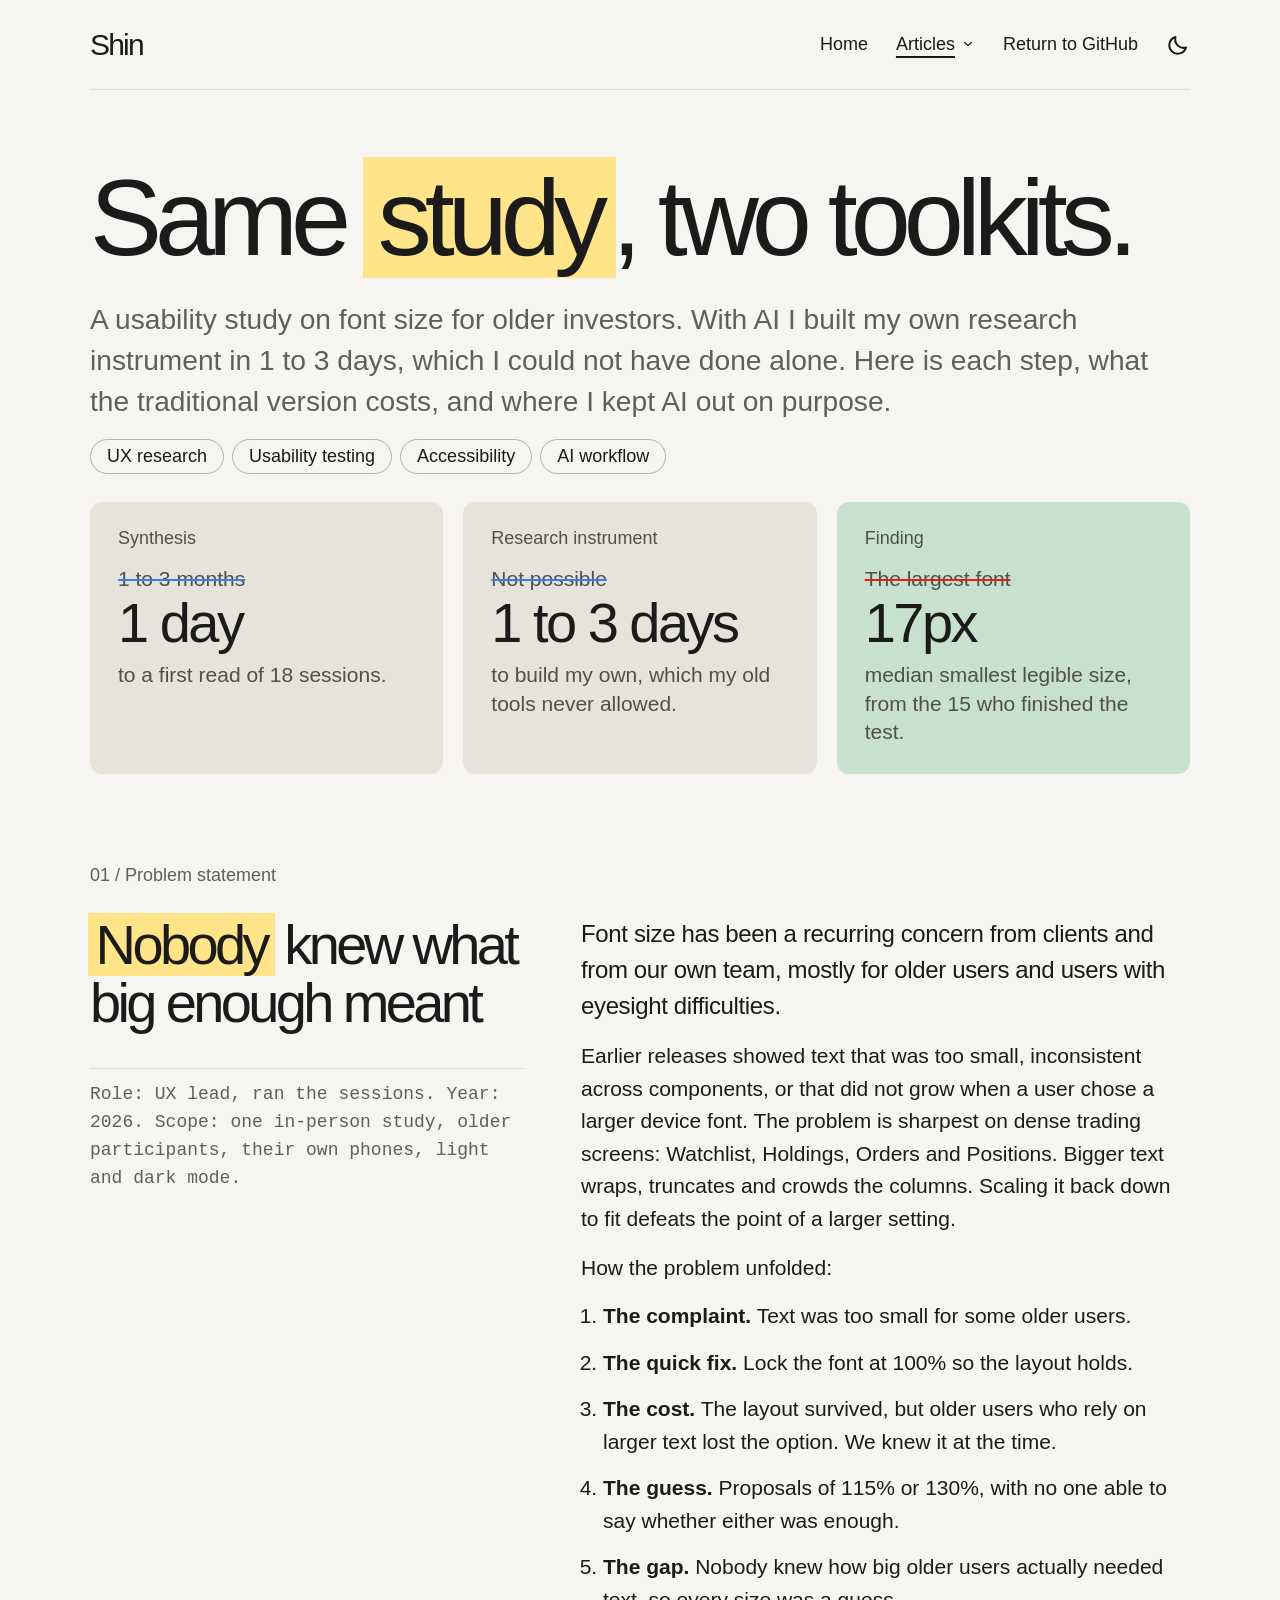
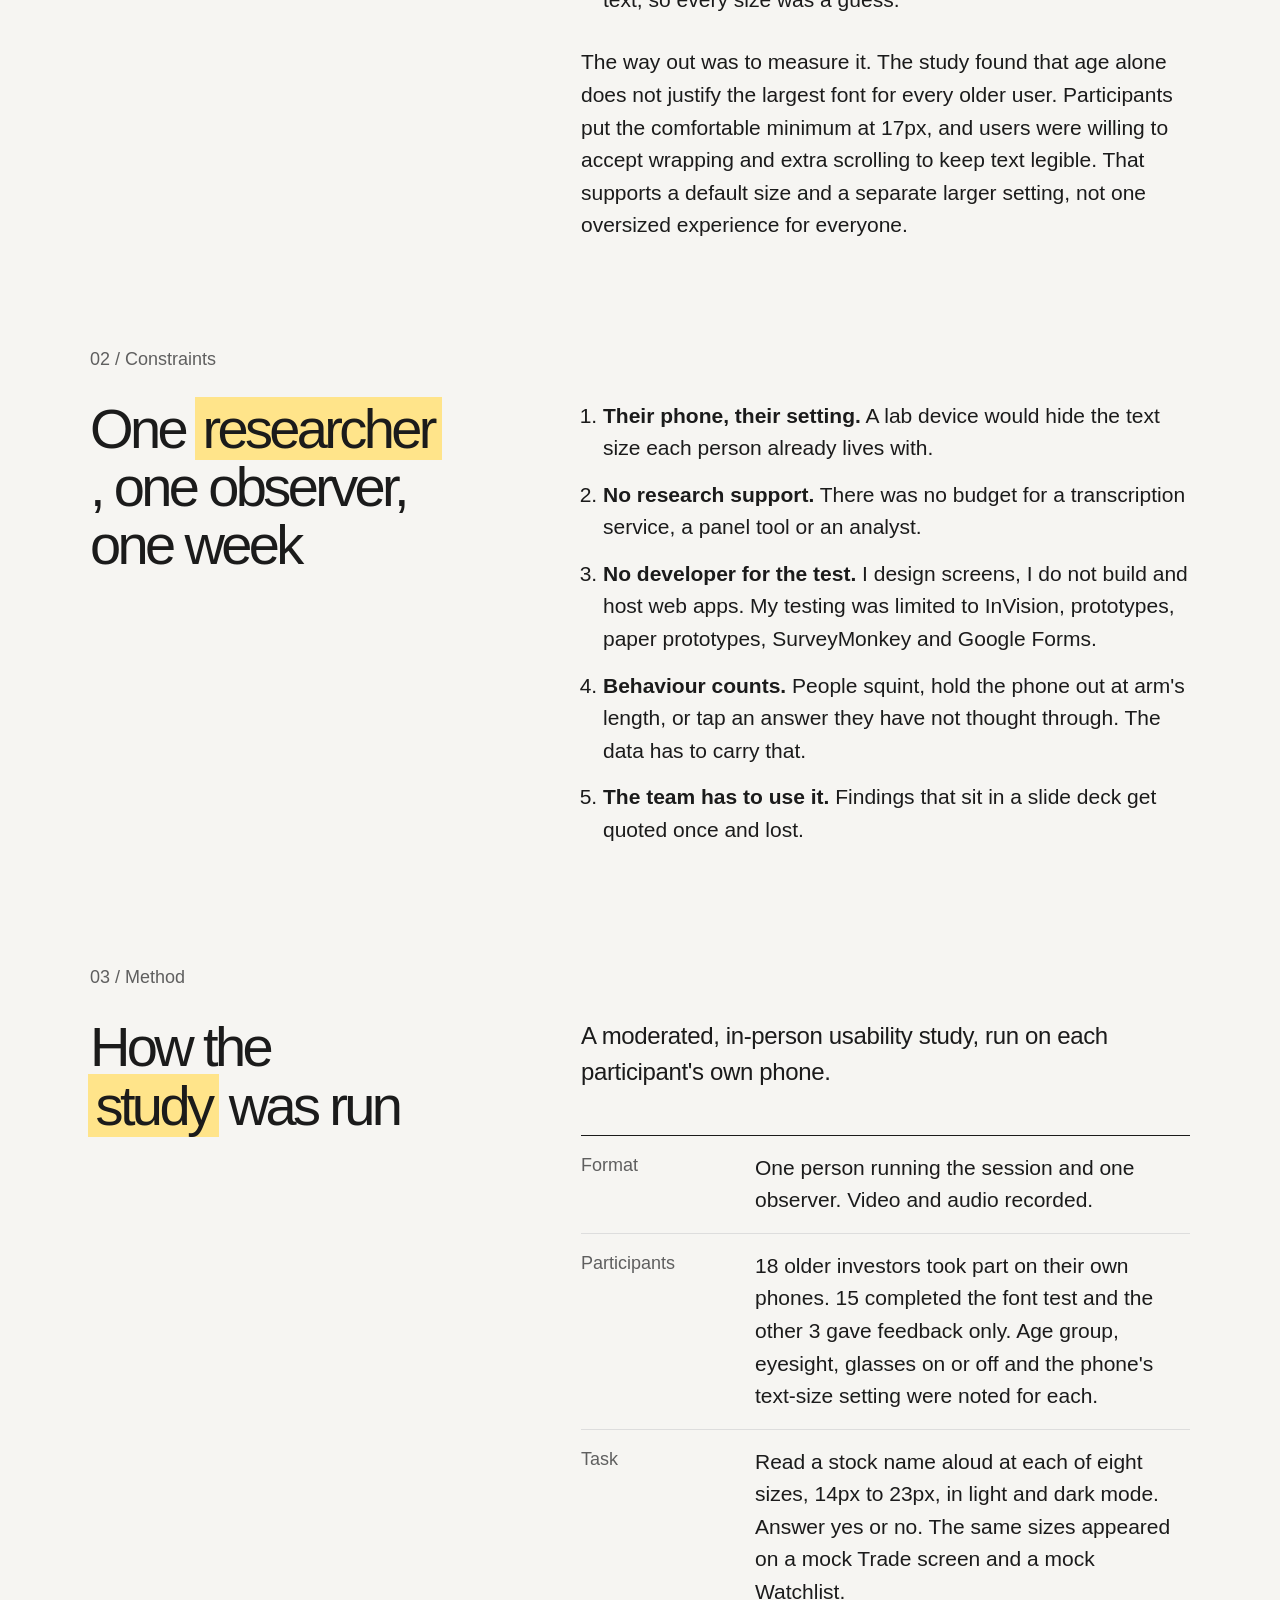
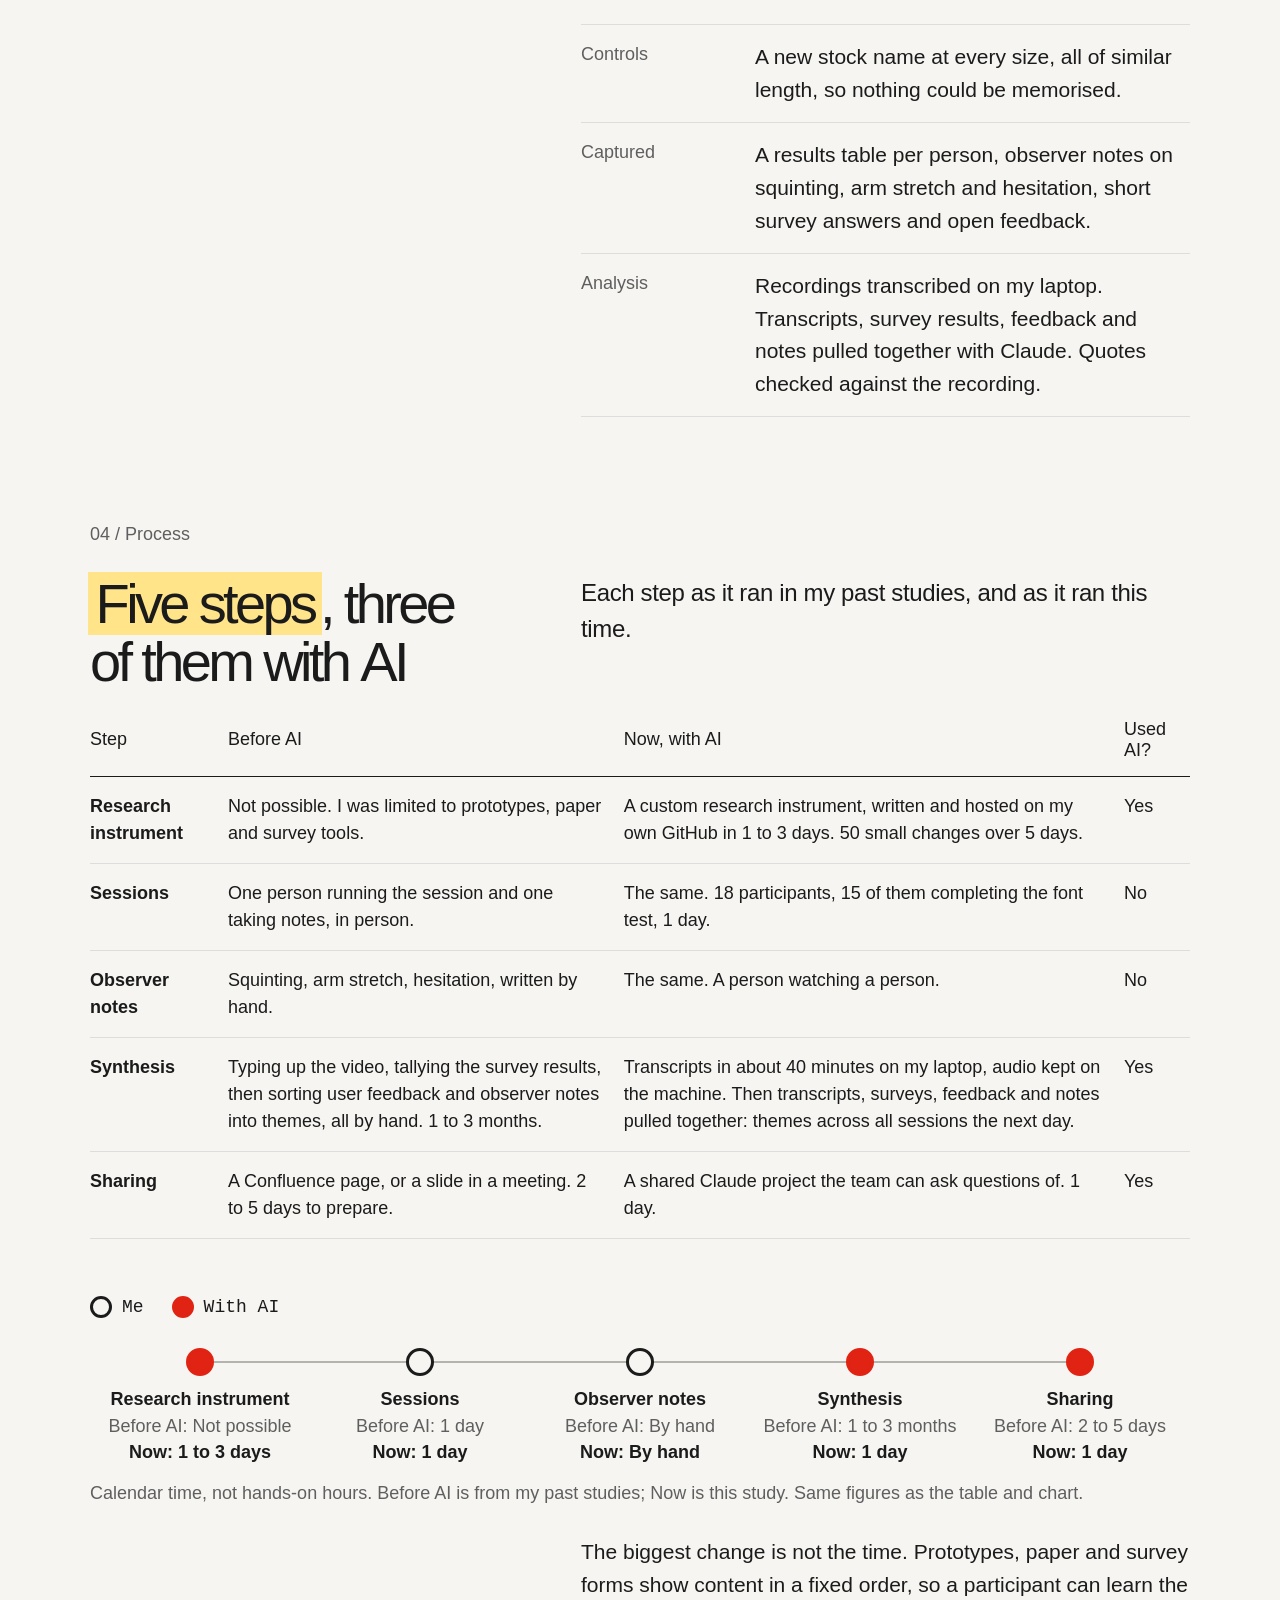
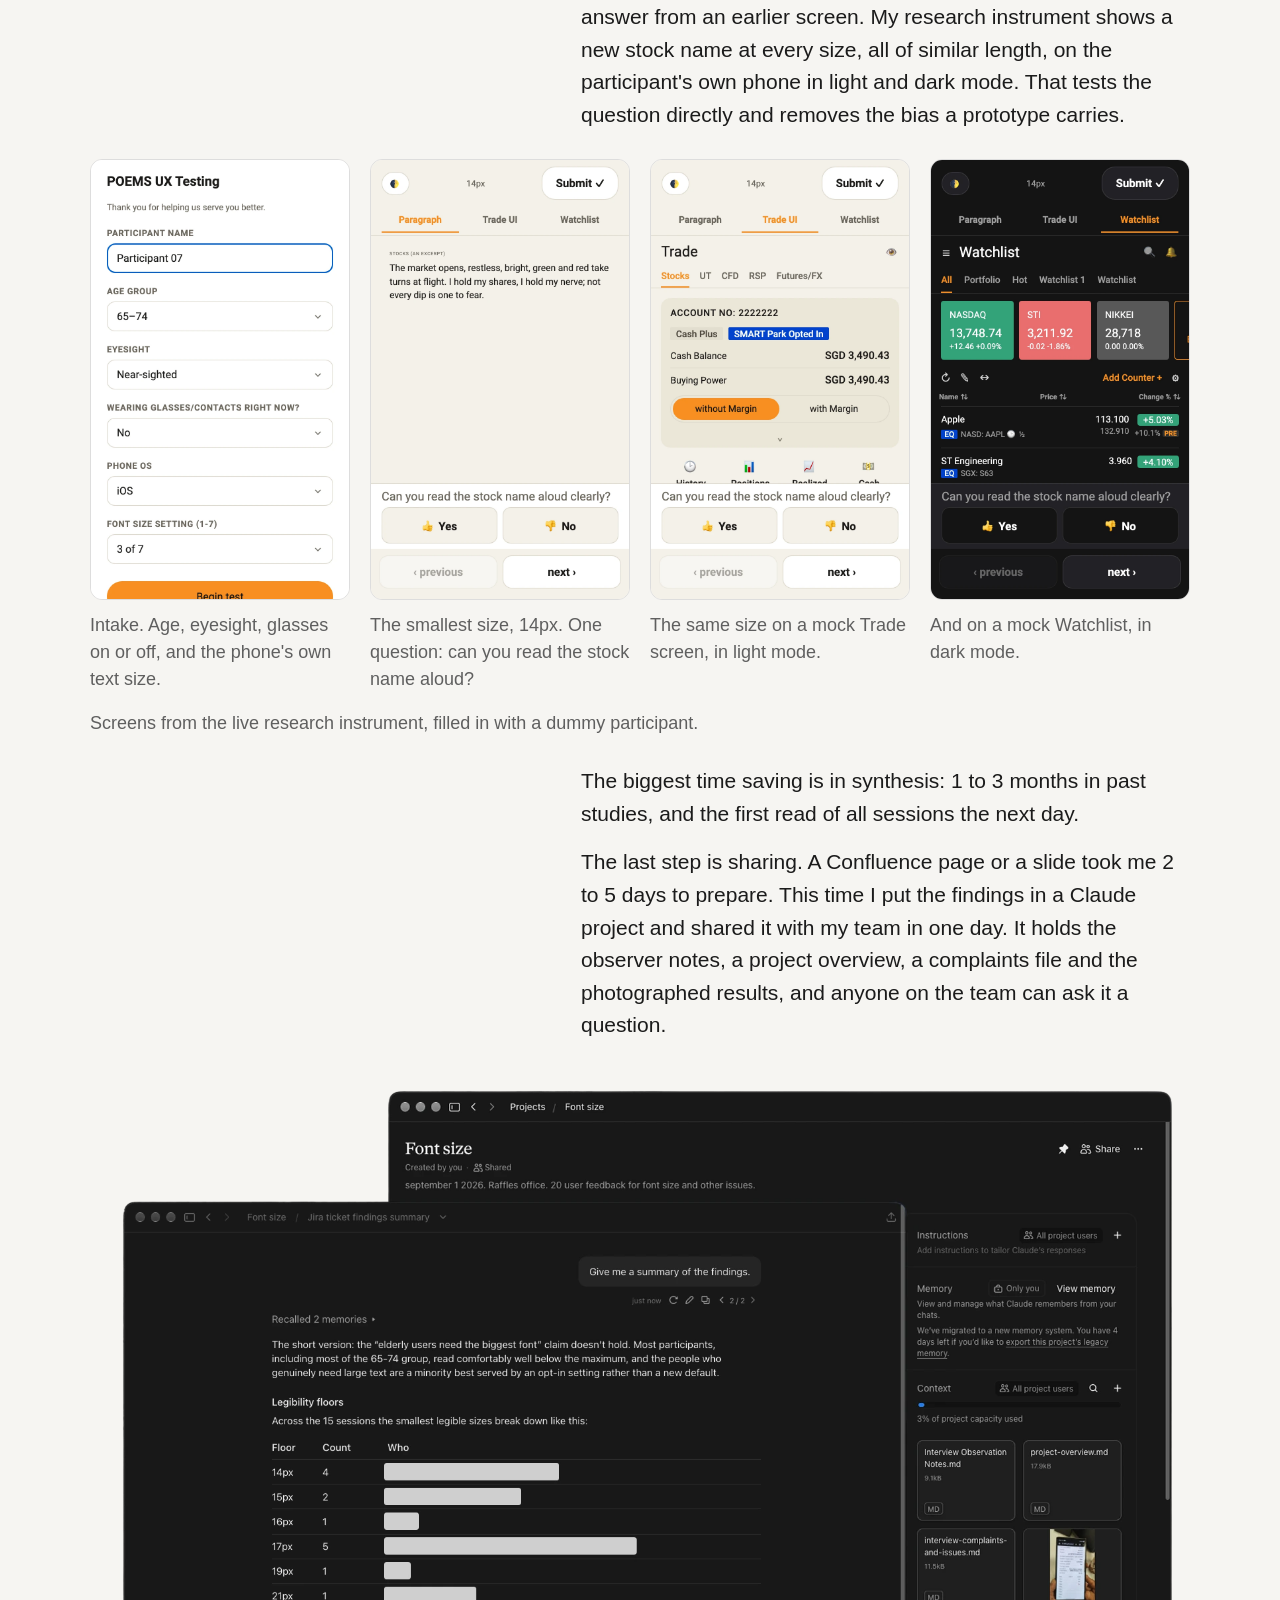
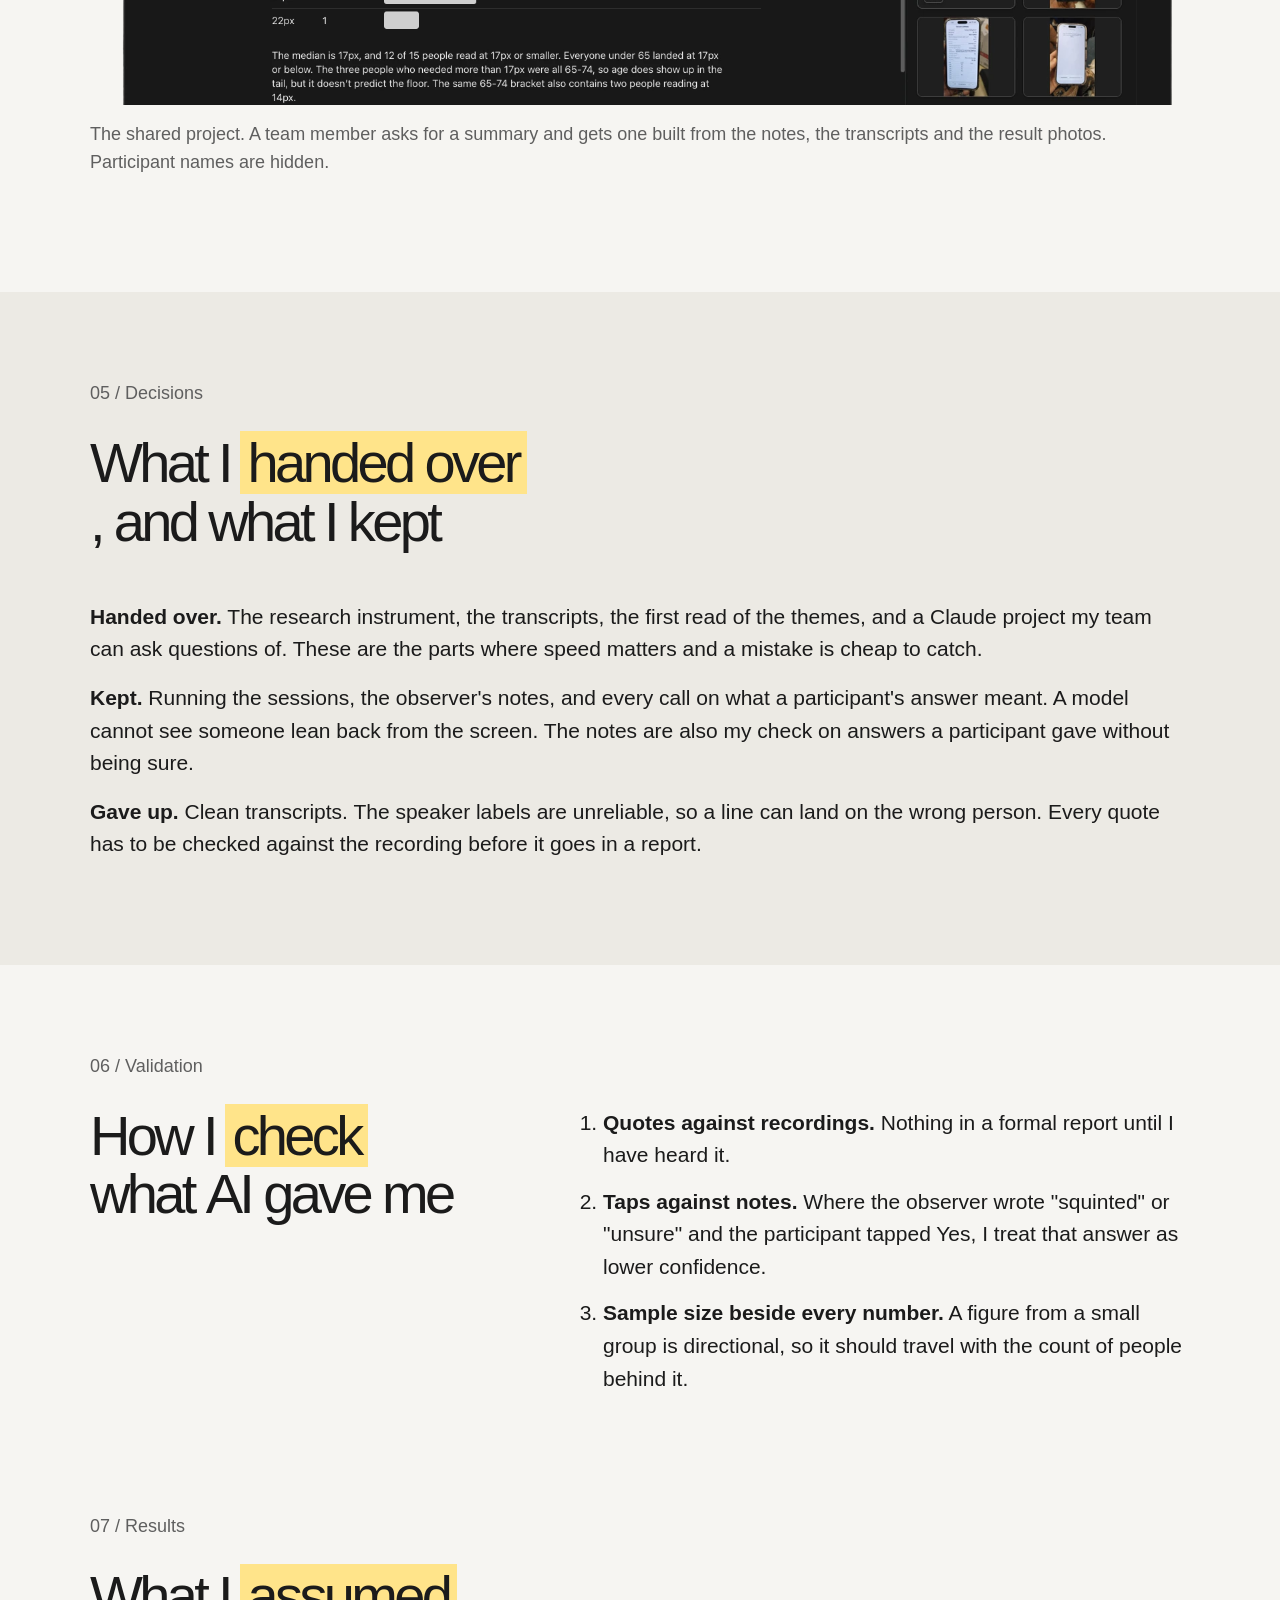
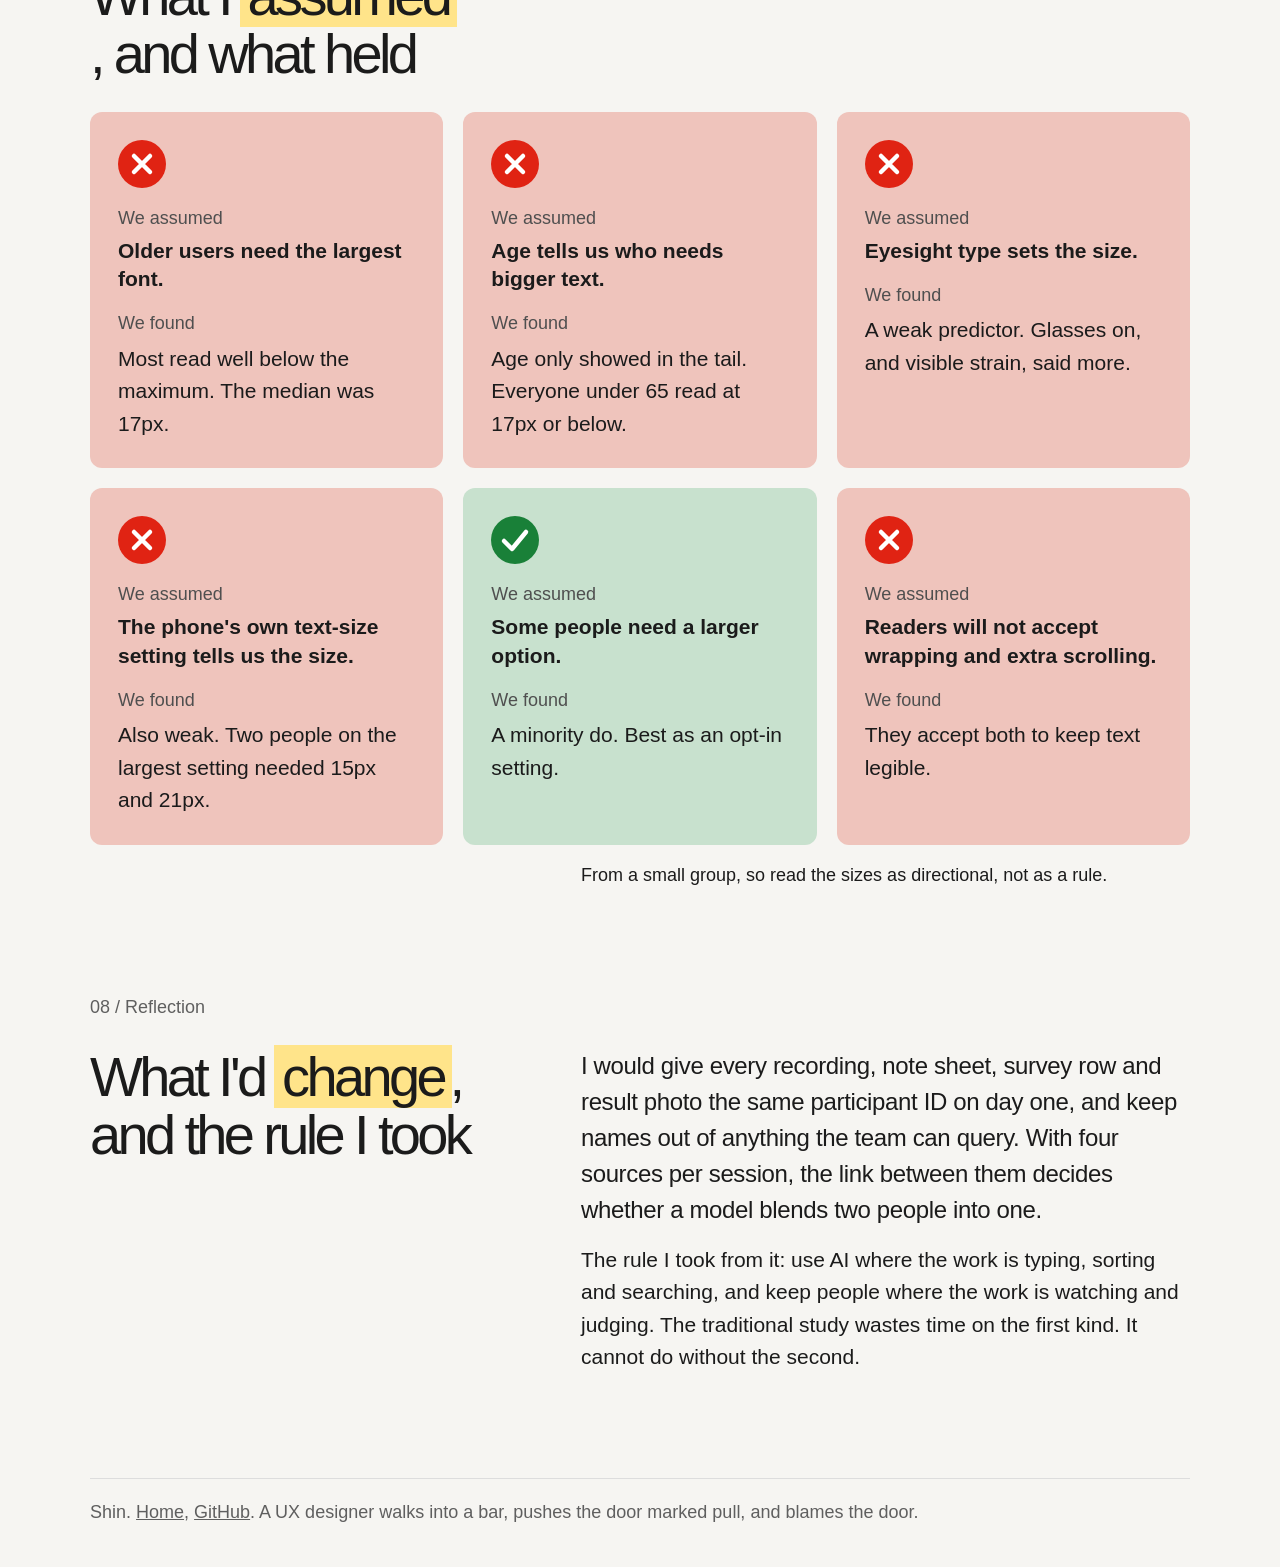
<file: font-size-study/index.html>
<!doctype html>
<html lang="en">
<head>
<meta charset="utf-8">
<meta name="viewport" content="width=device-width, initial-scale=1">
<title>Same study, two toolkits</title>
<meta name="description" content="A font size study for older investors, run with AI and compared with how it would run without. Where I used AI, and what it saved.">
<meta name="theme-color" content="#1B1B1B">
<meta property="og:title" content="Same study, two toolkits">
<meta property="og:description" content="A font size study run with AI, set against the same study without it. Where AI helped and where I kept it out.">
<meta property="og:type" content="website">
<meta property="og:url" content="https://dofu.github.io/font-size-study/">
<meta property="og:image" content="https://dofu.github.io/font-size-study/assets/share-preview.png">
<meta property="og:image:width" content="1200"><meta property="og:image:height" content="630">
<meta name="twitter:card" content="summary_large_image">
<link rel="icon" href="../favicon.svg" type="image/svg+xml">
<script>document.documentElement.classList.add("js");try{var t=localStorage.getItem("theme");if(!t&&matchMedia("(prefers-color-scheme:dark)").matches)t="dark";if(t==="dark")document.documentElement.setAttribute("data-theme","dark")}catch(e){}</script>
<link rel="stylesheet" href="../styles.css?v=5aa988ec">
</head>
<body>
<a class="skip" href="#main">Skip to content</a>
<header class="site wrap"><a class="brand" href="../index.html" aria-label="Shin, home">Shin</a><button class="burger" type="button" aria-expanded="false" aria-controls="site-nav" aria-label="Menu"><svg viewBox="0 0 24 24" aria-hidden="true"><path class="o" d="M3 7h18M3 12h18M3 17h18"/><path class="x" d="M5 5l14 14M19 5L5 19"/></svg></button><nav aria-label="Site" id="site-nav"><a href="../index.html">Home</a><div class="menu is-current"><button class="menu-btn" type="button" aria-expanded="false" aria-controls="articles-menu">Articles<svg viewBox="0 0 24 24" aria-hidden="true"><path d="M6 9l6 6 6-6"/></svg></button><ul id="articles-menu"><li><a href="../error-ramp/index.html">One red, ten stops</a></li><li><a href="../font-size-study/index.html" aria-current="page">Same study, two toolkits</a></li><li><a href="../p3-comp-lib/index.html">A design system you can prompt</a></li><li><a href="../ai-workflow/index.html">How I set up my AI workflow</a></li><li><a href="../task-tracker/index.html">A design system from scratch</a></li></ul></div><a href="https://github.com/dofu" class="ext">Return to GitHub</a></nav><button class="theme" type="button" aria-pressed="false" aria-label="Dark theme"><svg viewBox="0 0 24 24" aria-hidden="true"><path class="moon" d="M20 14.5A8.5 8.5 0 0 1 9.5 4a8.5 8.5 0 1 0 10.5 10.5z"/><g class="sun"><circle cx="12" cy="12" r="4"/><path d="M12 2v2M12 20v2M2 12h2M20 12h2M4.9 4.9l1.4 1.4M17.7 17.7l1.4 1.4M4.9 19.1l1.4-1.4M17.7 6.3l1.4-1.4"/></g></svg></button></header>
<main id="main" tabindex="-1">
<div class="wrap"><h1>Same <mark>study</mark>, <em>two toolkits<span>.</span></em></h1>
<p class="lede">A usability study on font size for older investors. With AI I built my own research instrument in 1 to 3 days, which I could not have done alone. Here is each step, what the traditional version costs, and where I kept AI out on purpose.</p><ul class="tags" aria-label="Tags"><li>UX research</li><li>Usability testing</li><li>Accessibility</li><li>AI workflow</li></ul><ul class="stats">
<li><span class="k">Synthesis</span><s class="was"><span class="sr">Before: </span>1 to 3 months</s><span class="n"><span class="sr">Now: </span>1 day</span><span class="t">to a first read of 18 sessions.</span></li>
<li><span class="k">Research instrument</span><s class="was"><span class="sr">Before: </span>Not possible</s><span class="n"><span class="sr">Now: </span>1 to 3 days</span><span class="t">to build my own, which my old tools never allowed.</span></li>
<li class="found"><span class="k">Finding</span><s class="was"><span class="sr">Assumed: </span>The largest font</s><span class="n"><span class="sr">Found: </span>17px</span><span class="t">median smallest legible size, from the 15 who finished the test.</span></li>
</ul></div>
<section class="wrap" id="problem">
<div class="tag">01 / Problem statement</div>
<h2><mark>Nobody</mark> knew what <em>big enough</em> meant</h2>
<p>Font size has been a recurring concern from clients and from our own team, mostly for older users and users with eyesight difficulties.</p>
<div class="with-note">
<aside class="margin">Role: UX lead, ran the sessions. Year: 2026. Scope: one in-person study, older participants, their own phones, light and dark mode.</aside>
<p>Earlier releases showed text that was too small, inconsistent across components, or that did not grow when a user chose a larger device font. The problem is sharpest on dense trading screens: Watchlist, Holdings, Orders and Positions. Bigger text wraps, truncates and crowds the columns. Scaling it back down to fit defeats the point of a larger setting.</p>
</div>
<p>How the problem unfolded:</p>
<ol>
<li><strong>The complaint.</strong> Text was too small for some older users.</li>
<li><strong>The quick fix.</strong> Lock the font at 100% so the layout holds.</li>
<li><strong>The cost.</strong> The layout survived, but older users who rely on larger text lost the option. We knew it at the time.</li>
<li><strong>The guess.</strong> Proposals of 115% or 130%, with no one able to say whether either was enough.</li>
<li><strong>The gap.</strong> Nobody knew how big older users actually needed text, so every size was a guess.</li>
</ol>
<p>The way out was to measure it. The study found that age alone does not justify the largest font for every older user. Participants put the comfortable minimum at 17px, and users were willing to accept wrapping and extra scrolling to keep text legible. That supports a default size and a separate larger setting, not one oversized experience for everyone.</p>
</section>
<section class="wrap" id="constraints">
<div class="tag">02 / Constraints</div>
<h2>One <mark>researcher</mark>, <em>one observer, one week</em></h2>
<ol>
<li><strong>Their phone, their setting.</strong> A lab device would hide the text size each person already lives with.</li>
<li><strong>No research support.</strong> There was no budget for a transcription service, a panel tool or an analyst.</li>
<li><strong>No developer for the test.</strong> I design screens, I do not build and host web apps. My testing was limited to InVision, prototypes, paper prototypes, SurveyMonkey and Google Forms.</li>
<li><strong>Behaviour counts.</strong> People squint, hold the phone out at arm's length, or tap an answer they have not thought through. The data has to carry that.</li>
<li><strong>The team has to use it.</strong> Findings that sit in a slide deck get quoted once and lost.</li>
</ol>
</section>
<section class="wrap" id="method">
<div class="tag">03 / Method</div>
<h2>How the <mark>study</mark> <em>was run</em></h2>
<p>A moderated, in-person usability study, run on each participant's own phone.</p>
<dl class="method">
<div><dt>Format</dt><dd>One person running the session and one observer. Video and audio recorded.</dd></div>
<div><dt>Participants</dt><dd>18 older investors took part on their own phones. 15 completed the font test and the other 3 gave feedback only. Age group, eyesight, glasses on or off and the phone's text-size setting were noted for each.</dd></div>
<div><dt>Task</dt><dd>Read a stock name aloud at each of eight sizes, 14px to 23px, in light and dark mode. Answer yes or no. The same sizes appeared on a mock Trade screen and a mock Watchlist.</dd></div>
<div><dt>Controls</dt><dd>A new stock name at every size, all of similar length, so nothing could be memorised.</dd></div>
<div><dt>Captured</dt><dd>A results table per person, observer notes on squinting, arm stretch and hesitation, short survey answers and open feedback.</dd></div>
<div><dt>Analysis</dt><dd>Recordings transcribed on my laptop. Transcripts, survey results, feedback and notes pulled together with Claude. Quotes checked against the recording.</dd></div>
</dl>
</section>
<section class="wrap" id="process">
<div class="tag">04 / Process</div>
<h2><mark>Five steps</mark>, <em>three of them with AI</em></h2>
<p>Each step as it ran in my past studies, and as it ran this time.</p>
<table class="stack">
<thead><tr><th>Step</th><th>Before AI</th><th>Now, with AI</th><th>Used AI?</th></tr></thead>
<tbody>
<tr><td><strong>Research instrument</strong></td><td data-label="Before AI: ">Not possible. I was limited to prototypes, paper and survey tools.</td><td data-label="Now: ">A custom research instrument, written and hosted on my own GitHub in 1 to 3 days. 50 small changes over 5 days.</td><td data-label="Used AI: ">Yes</td></tr>
<tr><td><strong>Sessions</strong></td><td data-label="Before AI: ">One person running the session and one taking notes, in person.</td><td data-label="Now: ">The same. 18 participants, 15 of them completing the font test, 1 day.</td><td data-label="Used AI: ">No</td></tr>
<tr><td><strong>Observer notes</strong></td><td data-label="Before AI: ">Squinting, arm stretch, hesitation, written by hand.</td><td data-label="Now: ">The same. A person watching a person.</td><td data-label="Used AI: ">No</td></tr>
<tr><td><strong>Synthesis</strong></td><td data-label="Before AI: ">Typing up the video, tallying the survey results, then sorting user feedback and observer notes into themes, all by hand. 1 to 3 months.</td><td data-label="Now: ">Transcripts in about 40 minutes on my laptop, audio kept on the machine. Then transcripts, surveys, feedback and notes pulled together: themes across all sessions the next day.</td><td data-label="Used AI: ">Yes</td></tr>
<tr><td><strong>Sharing</strong></td><td data-label="Before AI: ">A Confluence page, or a slide in a meeting. 2 to 5 days to prepare.</td><td data-label="Now: ">A shared Claude project the team can ask questions of. 1 day.</td><td data-label="Used AI: ">Yes</td></tr>
</tbody>
</table>
<figure class="track" aria-label="The five steps in order. Research instrument, synthesis and sharing used AI; sessions and observer notes did not." style="--n:5">
<ul class="legend"><li class="me"><span class="dot"></span>Me</li><li class="ai"><span class="dot"></span>With AI</li></ul>
<ol class="steps">
<li class="ai"><span class="dot"></span><span class="t"><span class="lbl">Research instrument</span><span class="d"><span class="b">Before AI: Not possible</span><span class="n">Now: 1 to 3 days</span></span></span></li>
<li class="me"><span class="dot"></span><span class="t"><span class="lbl">Sessions</span><span class="d"><span class="b">Before AI: 1 day</span><span class="n">Now: 1 day</span></span></span></li>
<li class="me"><span class="dot"></span><span class="t"><span class="lbl">Observer notes</span><span class="d"><span class="b">Before AI: By hand</span><span class="n">Now: By hand</span></span></span></li>
<li class="ai"><span class="dot"></span><span class="t"><span class="lbl">Synthesis</span><span class="d"><span class="b">Before AI: 1 to 3 months</span><span class="n">Now: 1 day</span></span></span></li>
<li class="ai"><span class="dot"></span><span class="t"><span class="lbl">Sharing</span><span class="d"><span class="b">Before AI: 2 to 5 days</span><span class="n">Now: 1 day</span></span></span></li>
</ol>
<figcaption>Calendar time, not hands-on hours. Before AI is from my past studies; Now is this study. Same figures as the table and chart.</figcaption>
</figure>
<p>The biggest change is not the time. Prototypes, paper and survey forms show content in a fixed order, so a participant can learn the answer from an earlier screen. My research instrument shows a new stock name at every size, all of similar length, on the participant's own phone in light and dark mode. That tests the question directly and removes the bias a prototype carries.</p>
<figure class="shots">
<div><img src="assets/02-setup.webp" alt="Setup screen: participant name, age group, eyesight, glasses, phone OS and font size step" width="780" height="1328" loading="lazy" decoding="async"><span>Intake. Age, eyesight, glasses on or off, and the phone's own text size.</span></div>
<div><img src="assets/03-reader-paragraph.webp" alt="Paragraph at 14 pixels with a Yes and No bar asking if the stock name can be read aloud" width="780" height="1328" loading="lazy" decoding="async"><span>The smallest size, 14px. One question: can you read the stock name aloud?</span></div>
<div><img src="assets/04-reader-trade.webp" alt="Mock Trade screen in light mode at 14 pixels" width="780" height="1328" loading="lazy" decoding="async"><span>The same size on a mock Trade screen, in light mode.</span></div>
<div><img src="assets/05-reader-watchlist-dark.webp" alt="Mock Watchlist screen in dark mode at 14 pixels" width="780" height="1328" loading="lazy" decoding="async"><span>And on a mock Watchlist, in dark mode.</span></div>
<figcaption class="cap">Screens from the live research instrument, filled in with a dummy participant.</figcaption>
</figure>
<p>The biggest time saving is in synthesis: 1 to 3 months in past studies, and the first read of all sessions the next day.</p>
<p>The last step is sharing. A Confluence page or a slide took me 2 to 5 days to prepare. This time I put the findings in a Claude project and shared it with my team in one day. It holds the observer notes, a project overview, a complaints file and the photographed results, and anyone on the team can ask it a question.</p>
<figure class="proj"><img src="assets/fontsize.webp" alt="The shared Font size project in Claude, with a chat answering a request for a summary of the findings in a table of smallest legible sizes. Participant names are hidden." width="1646" height="950" loading="lazy" decoding="async"><figcaption class="cap">The shared project. A team member asks for a summary and gets one built from the notes, the transcripts and the result photos. Participant names are hidden.</figcaption></figure>
</section>
<section class="band soft" id="decisions"><div class="in">
<div class="tag">05 / Decisions</div>
<h2>What I <mark>handed over</mark>, <em>and what I kept</em></h2>
<p><strong>Handed over.</strong> The research instrument, the transcripts, the first read of the themes, and a Claude project my team can ask questions of. These are the parts where speed matters and a mistake is cheap to catch.</p>
<p><strong>Kept.</strong> Running the sessions, the observer's notes, and every call on what a participant's answer meant. A model cannot see someone lean back from the screen. The notes are also my check on answers a participant gave without being sure.</p>
<p><strong>Gave up.</strong> Clean transcripts. The speaker labels are unreliable, so a line can land on the wrong person. Every quote has to be checked against the recording before it goes in a report.</p>
</div></section>
<section class="wrap" id="validation">
<div class="tag">06 / Validation</div>
<h2>How I <mark>check</mark> <em>what AI gave me</em></h2>
<ol>
<li><strong>Quotes against recordings.</strong> Nothing in a formal report until I have heard it.</li>
<li><strong>Taps against notes.</strong> Where the observer wrote "squinted" or "unsure" and the participant tapped Yes, I treat that answer as lower confidence.</li>
<li><strong>Sample size beside every number.</strong> A figure from a small group is directional, so it should travel with the count of people behind it.</li>
</ol>
</section>
<section class="wrap" id="results">
<div class="tag">07 / Results</div>
<h2>What I <mark>assumed</mark>, <em>and what held</em></h2>
<ul class="verdicts">
<li class="no"><span class="mark x" role="img" aria-label="Did not hold"><svg viewBox="0 0 48 48" aria-hidden="true"><circle cx="24" cy="24" r="24"/><path d="M16 16l16 16M32 16L16 32" stroke="#fff" stroke-width="4.5" stroke-linecap="round"/></svg></span><p class="claim">Older users need the largest font.</p><p class="found">Most read well below the maximum. The median was 17px.</p></li>
<li class="no"><span class="mark x" role="img" aria-label="Did not hold"><svg viewBox="0 0 48 48" aria-hidden="true"><circle cx="24" cy="24" r="24"/><path d="M16 16l16 16M32 16L16 32" stroke="#fff" stroke-width="4.5" stroke-linecap="round"/></svg></span><p class="claim">Age tells us who needs bigger text.</p><p class="found">Age only showed in the tail. Everyone under 65 read at 17px or below.</p></li>
<li class="no"><span class="mark x" role="img" aria-label="Did not hold"><svg viewBox="0 0 48 48" aria-hidden="true"><circle cx="24" cy="24" r="24"/><path d="M16 16l16 16M32 16L16 32" stroke="#fff" stroke-width="4.5" stroke-linecap="round"/></svg></span><p class="claim">Eyesight type sets the size.</p><p class="found">A weak predictor. Glasses on, and visible strain, said more.</p></li>
<li class="no"><span class="mark x" role="img" aria-label="Did not hold"><svg viewBox="0 0 48 48" aria-hidden="true"><circle cx="24" cy="24" r="24"/><path d="M16 16l16 16M32 16L16 32" stroke="#fff" stroke-width="4.5" stroke-linecap="round"/></svg></span><p class="claim">The phone's own text-size setting tells us the size.</p><p class="found">Also weak. Two people on the largest setting needed 15px and 21px.</p></li>
<li class="ok"><span class="mark t" role="img" aria-label="Held"><svg viewBox="0 0 48 48" aria-hidden="true"><circle cx="24" cy="24" r="24"/><path d="M13 25l8 8 14-17" fill="none" stroke="#fff" stroke-width="4.5" stroke-linecap="round" stroke-linejoin="round"/></svg></span><p class="claim">Some people need a larger option.</p><p class="found">A minority do. Best as an opt-in setting.</p></li>
<li class="no"><span class="mark x" role="img" aria-label="Did not hold"><svg viewBox="0 0 48 48" aria-hidden="true"><circle cx="24" cy="24" r="24"/><path d="M16 16l16 16M32 16L16 32" stroke="#fff" stroke-width="4.5" stroke-linecap="round"/></svg></span><p class="claim">Readers will not accept wrapping and extra scrolling.</p><p class="found">They accept both to keep text legible.</p></li>
</ul>
<p class="cap">From a small group, so read the sizes as directional, not as a rule.</p>
</section>
<section class="wrap" id="reflection">
<div class="tag">08 / Reflection</div>
<h2>What I'd <mark>change</mark>, <em>and the rule I took</em></h2>
<p>I would give every recording, note sheet, survey row and result photo the same participant ID on day one, and keep names out of anything the team can query. With four sources per session, the link between them decides whether a model blends two people into one.</p>
<p>The rule I took from it: use AI where the work is typing, sorting and searching, and keep people where the work is watching and judging. The traditional study wastes time on the first kind. It cannot do without the second.</p>
</section>
</main>
<script src="../reveal.js" defer></script>
<footer class="wrap">Shin. <a href="../index.html">Home</a>, <a href="https://github.com/dofu">GitHub</a>. A UX designer walks into a bar, pushes the door marked pull, and blames the door.</footer>
</body>
</html>
</file>
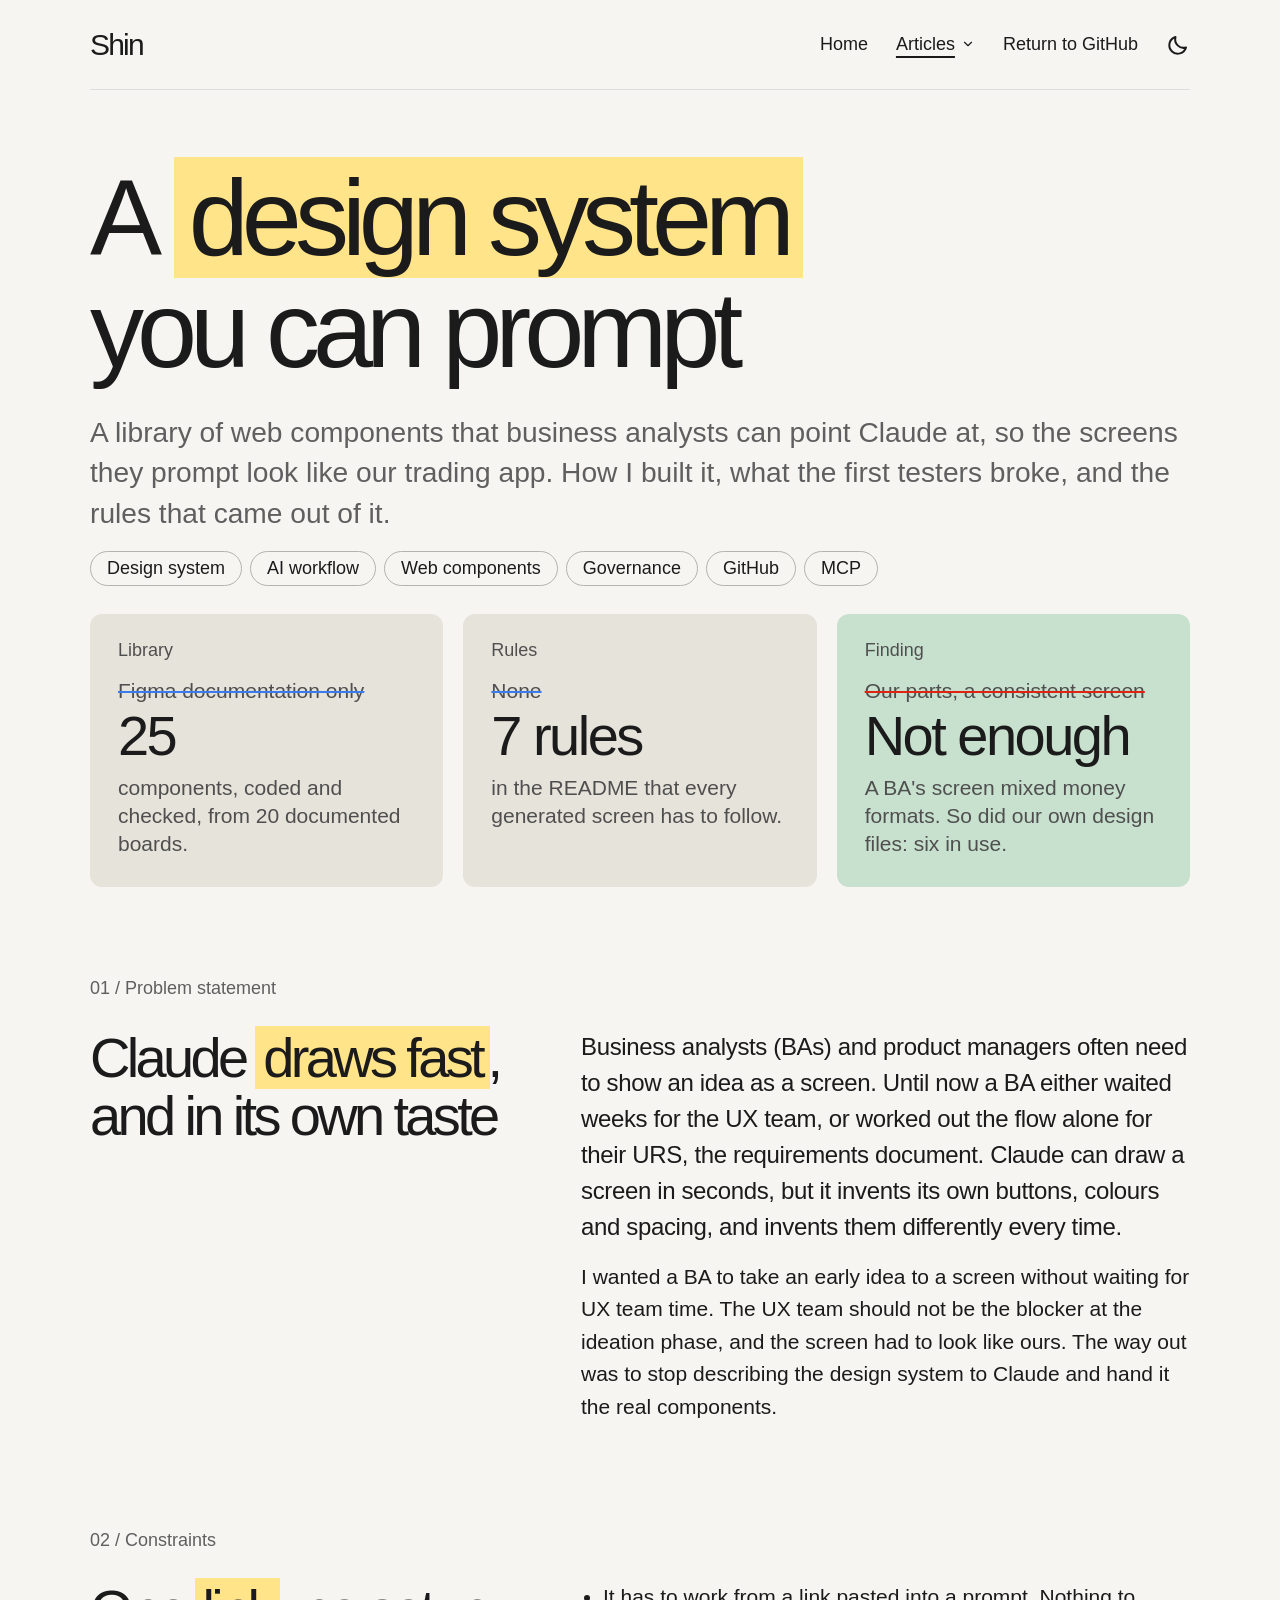
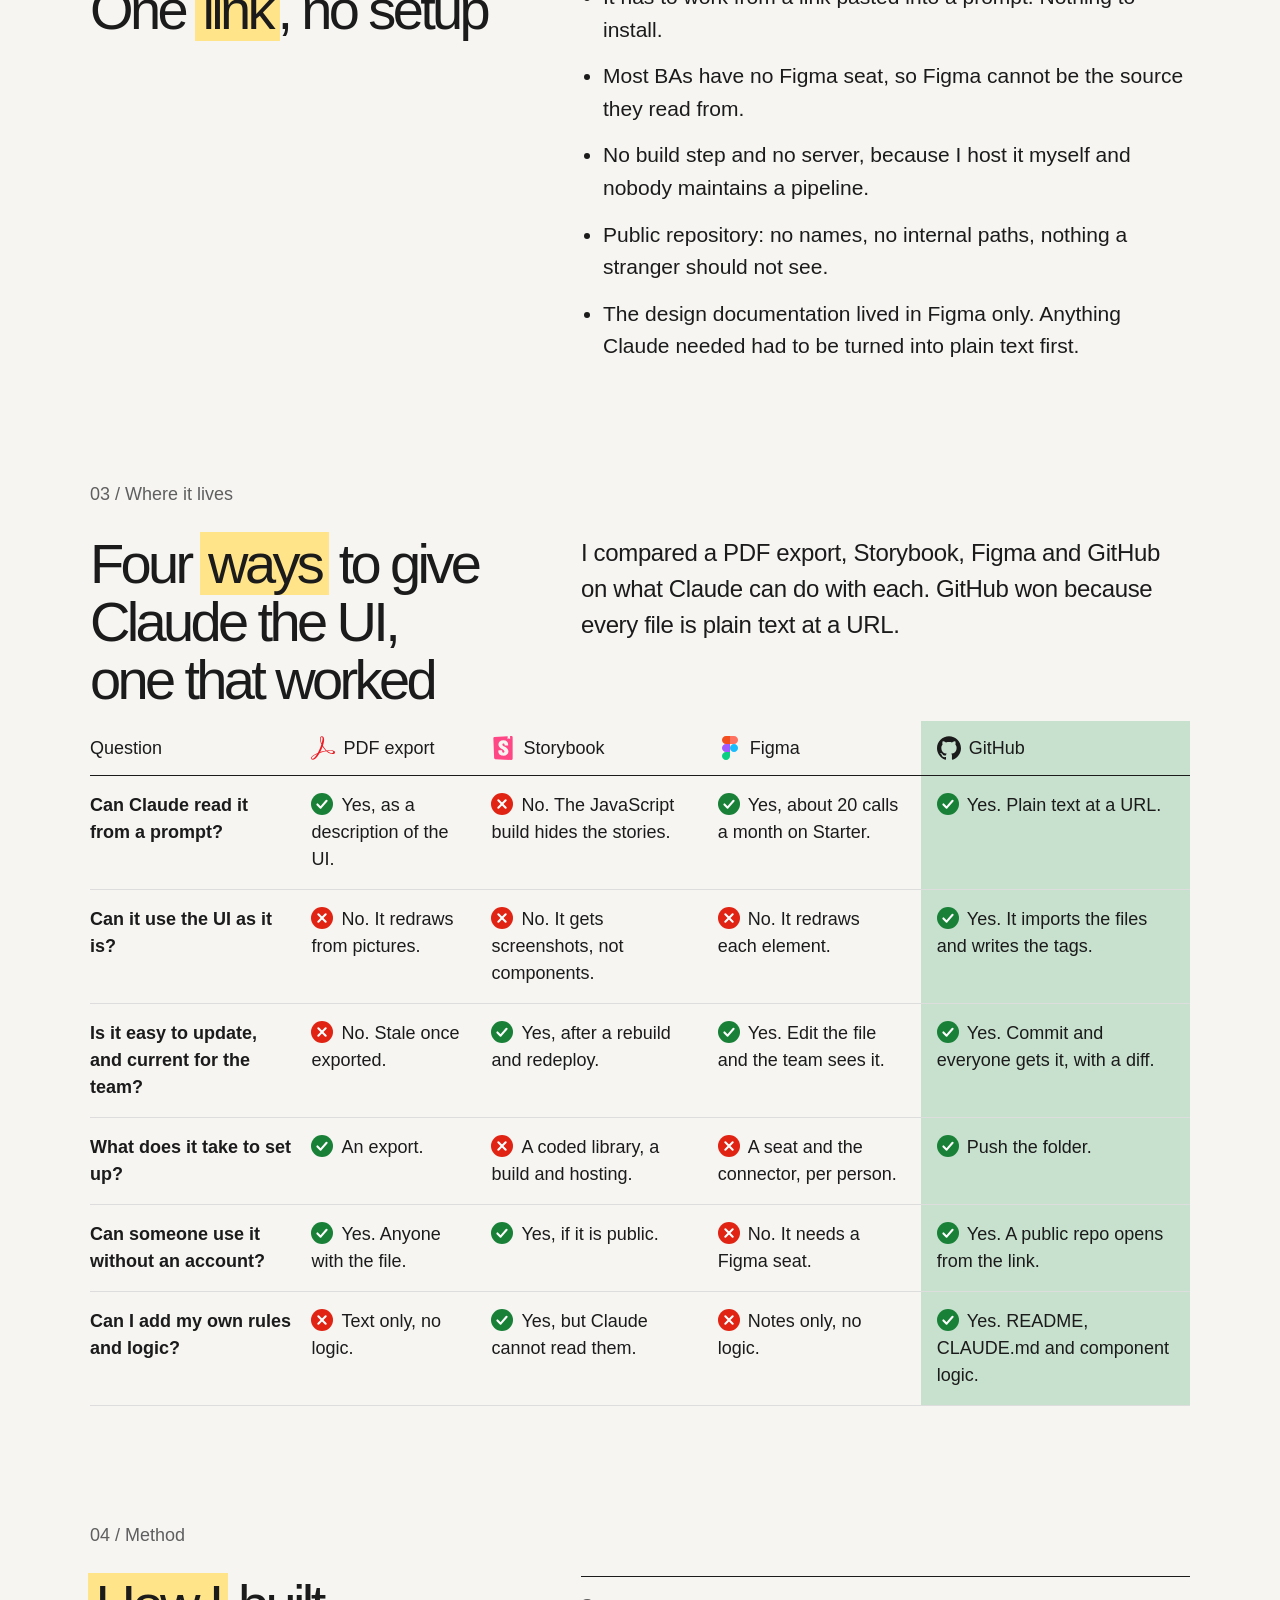
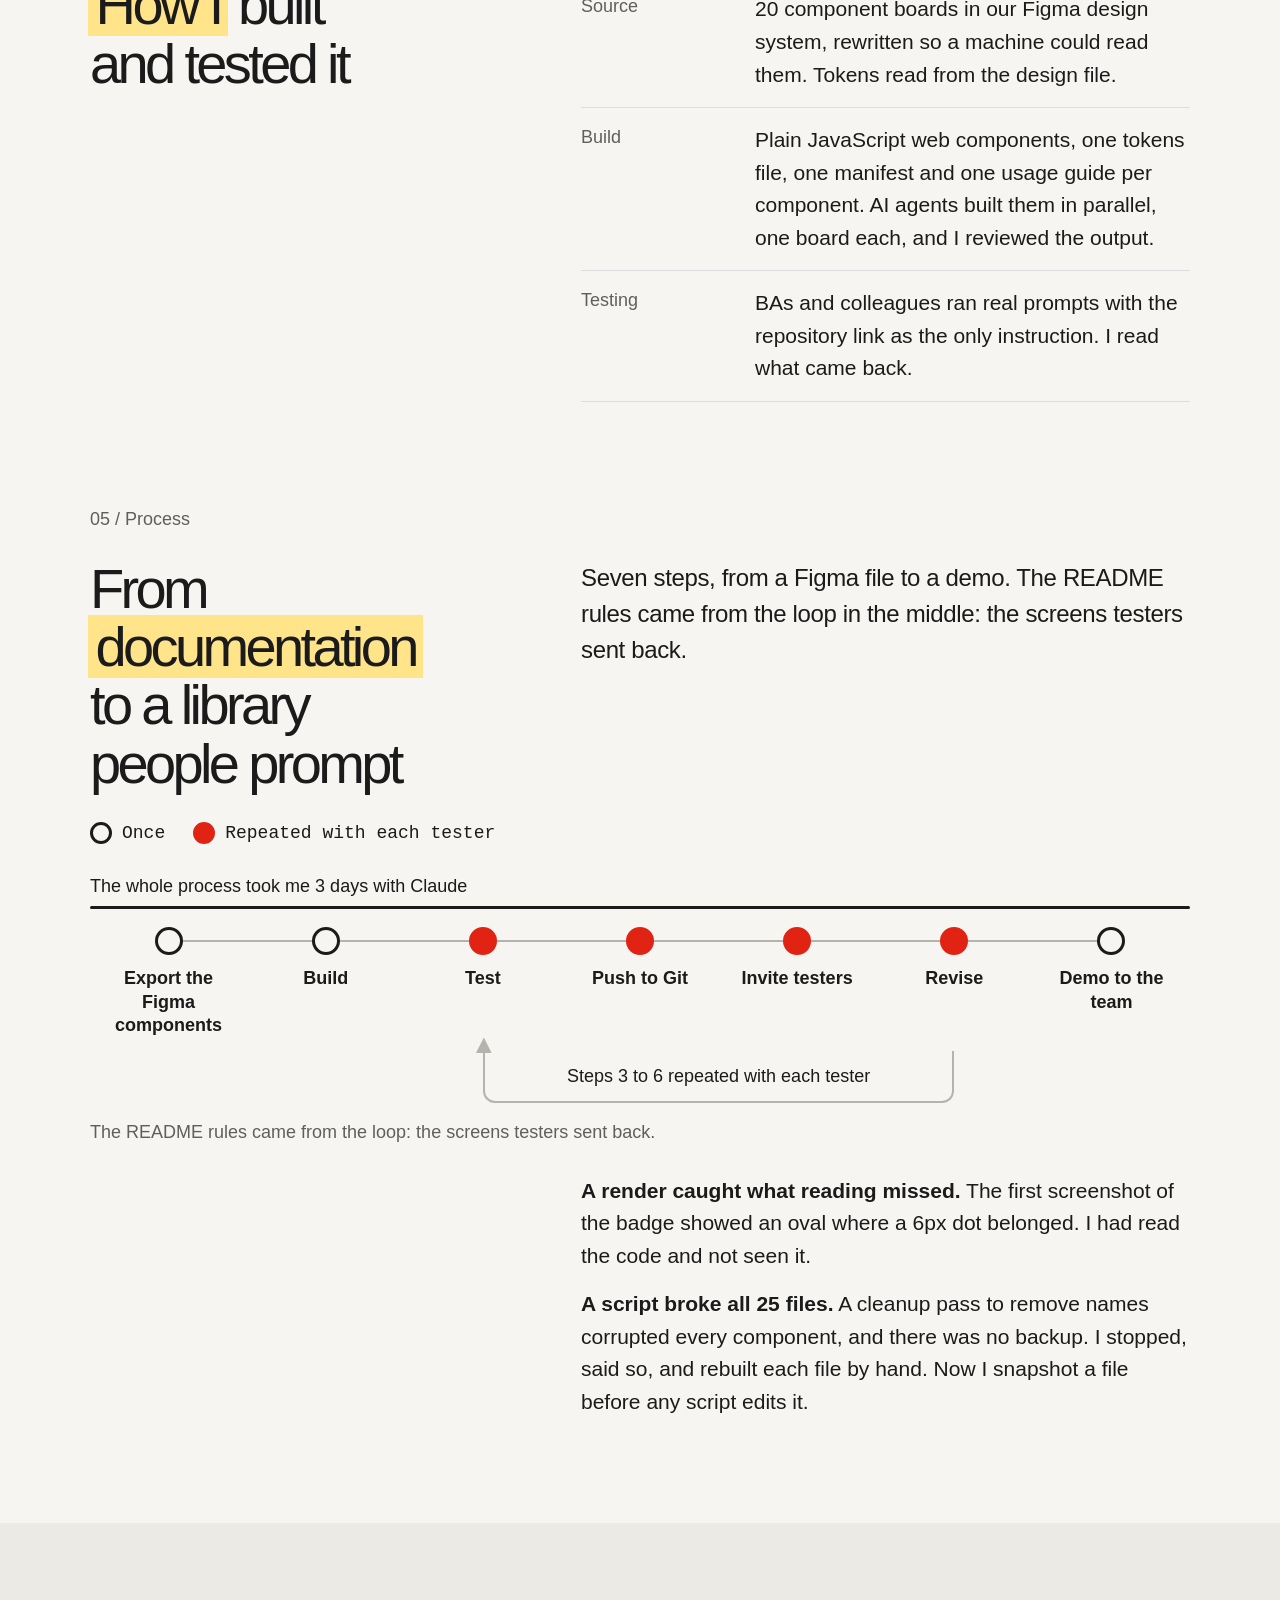
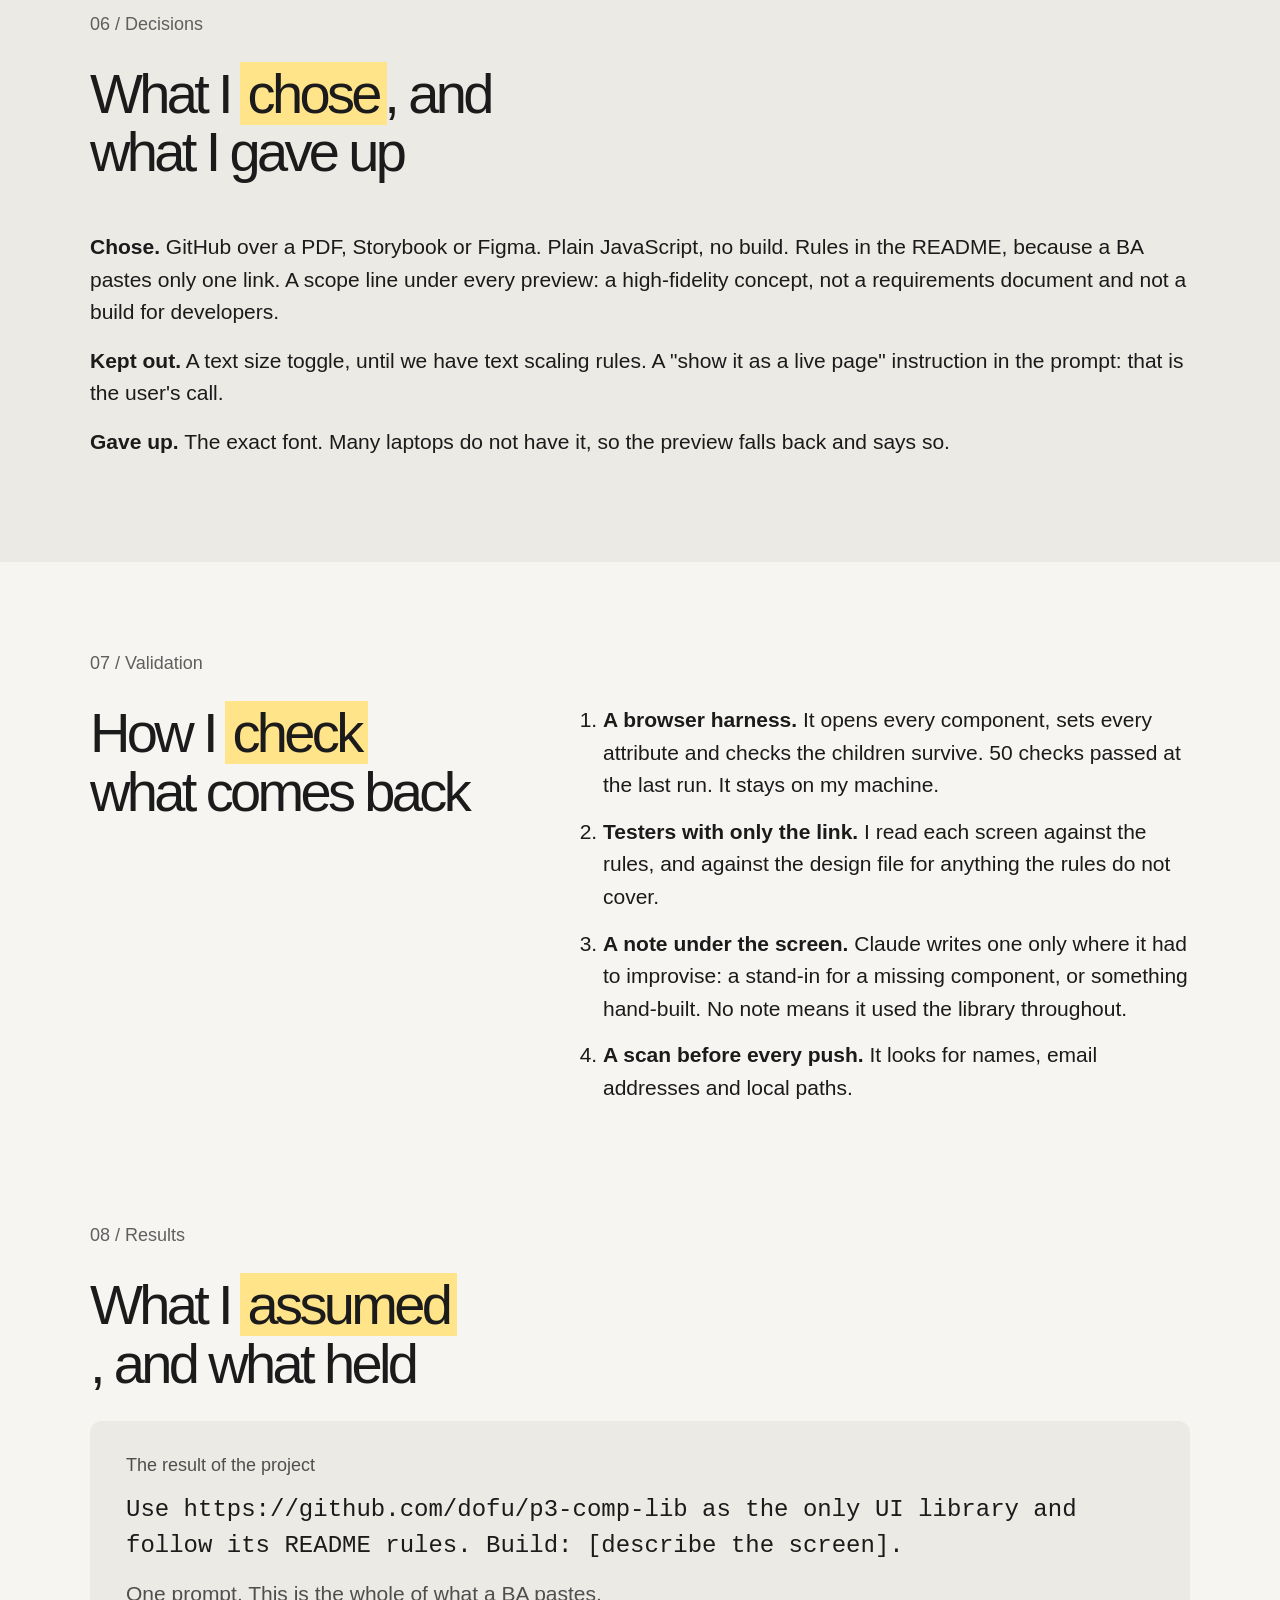
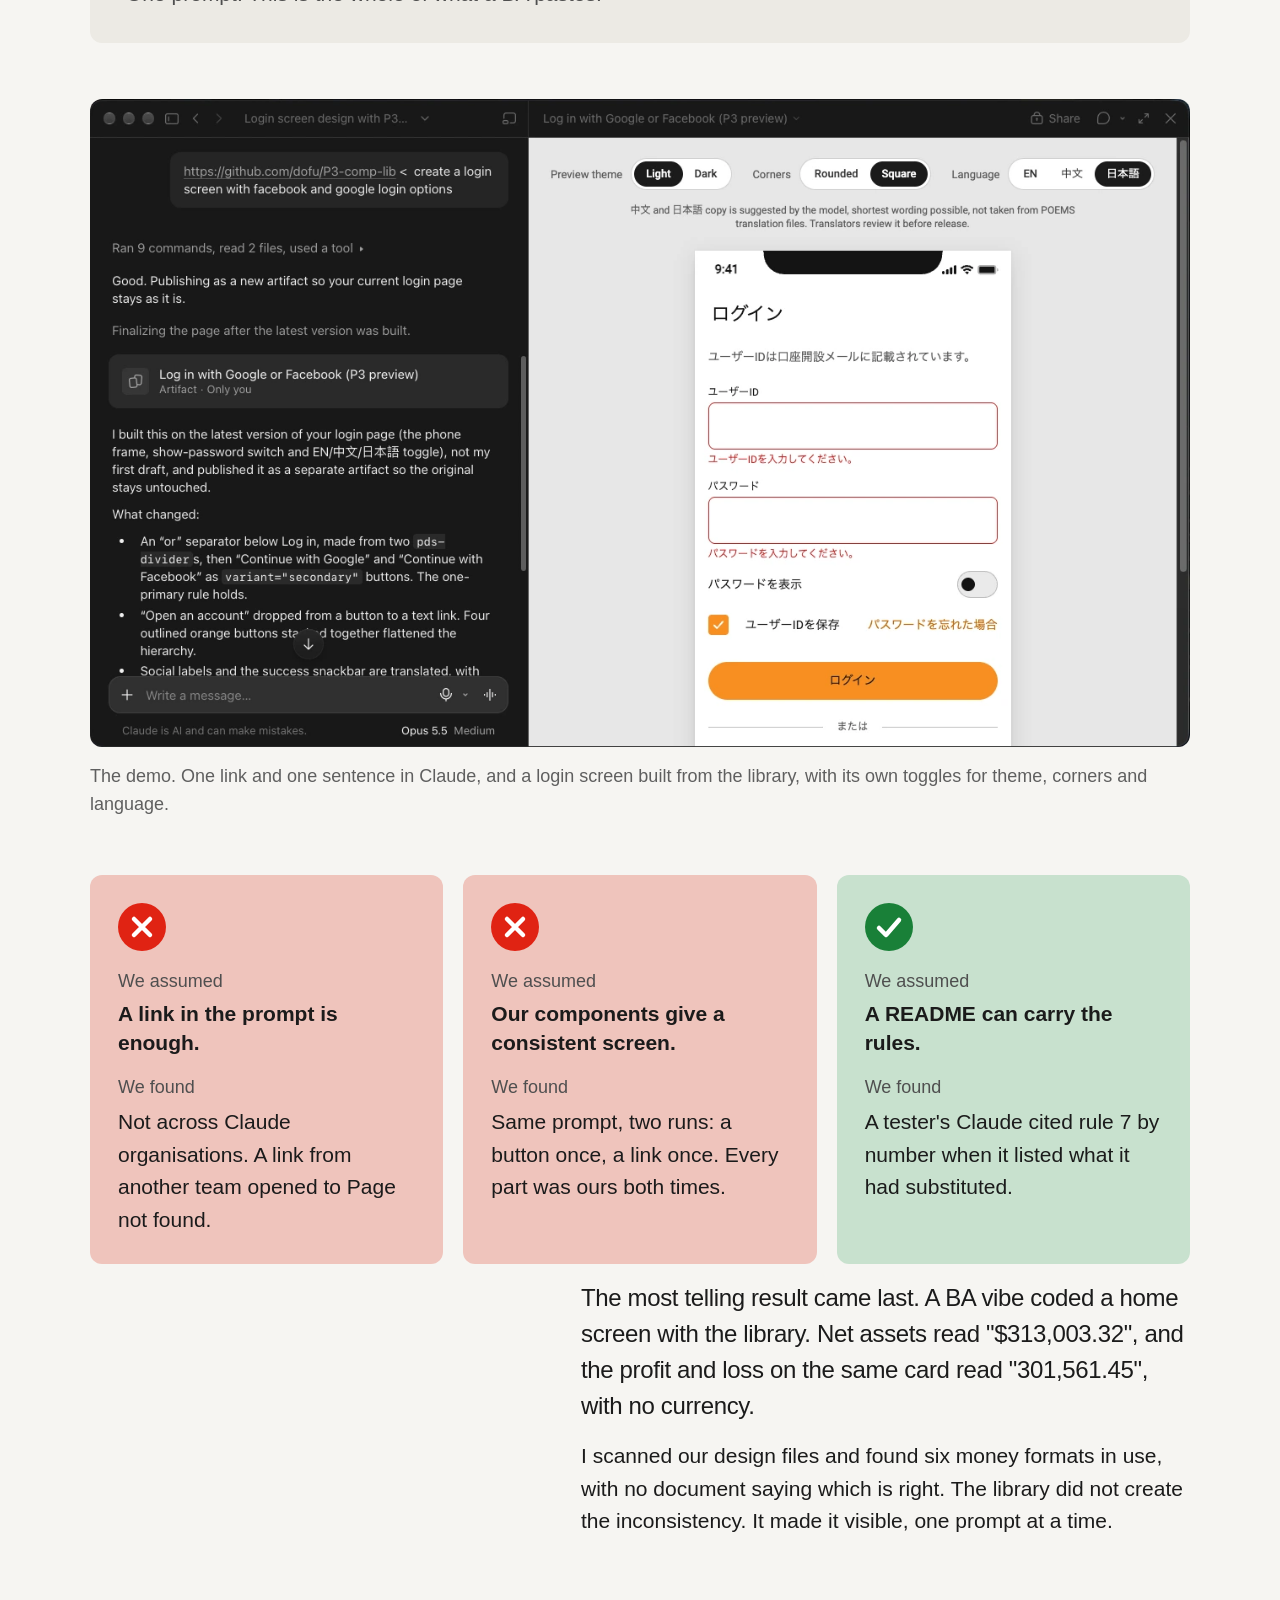
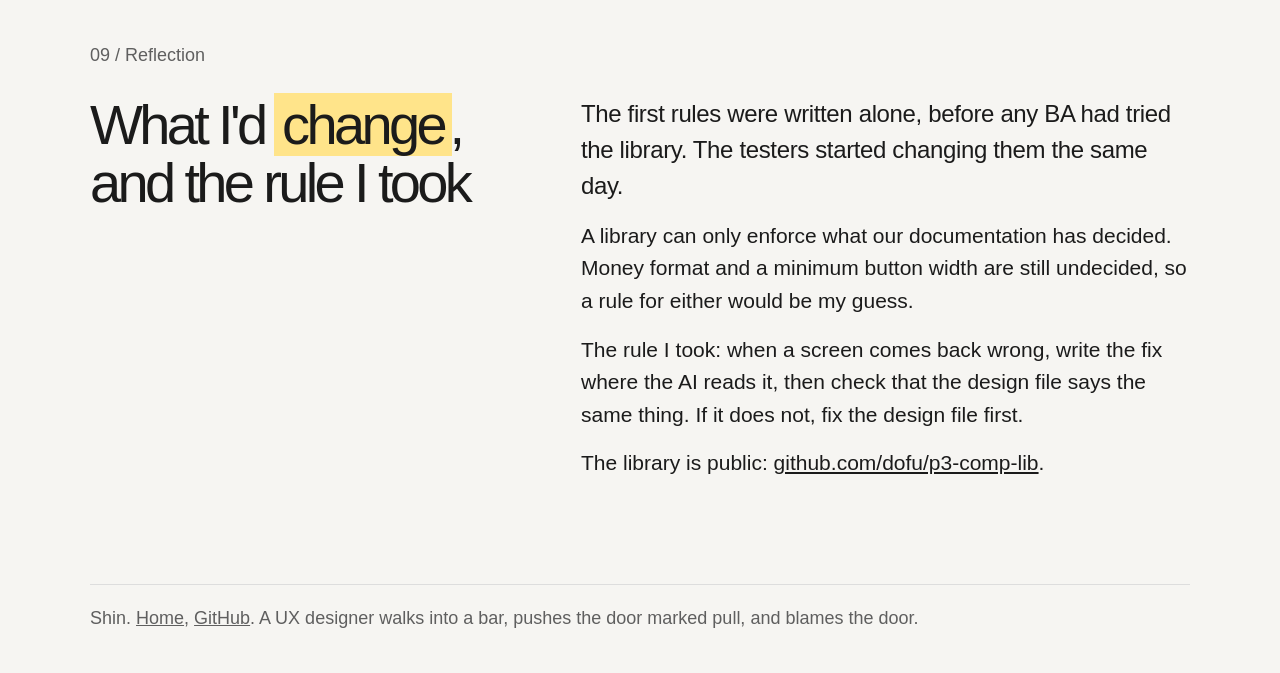
<file: p3-comp-lib/index.html>
<!doctype html>
<html lang="en">
<head>
<meta charset="utf-8">
<meta name="viewport" content="width=device-width, initial-scale=1">
<title>A design system you can prompt</title>
<meta name="description" content="A component library for business analysts to prompt screens that look like ours, and the rules that came from testing it.">
<meta name="theme-color" content="#1B1B1B">
<meta property="og:title" content="A design system you can prompt">
<meta property="og:description" content="A component library for business analysts to prompt screens that look like ours, and the rules that came from testing it.">
<meta property="og:type" content="website">
<meta property="og:url" content="https://dofu.github.io/p3-comp-lib/">
<meta property="og:image" content="https://dofu.github.io/p3-comp-lib/assets/share-preview.png">
<meta property="og:image:width" content="1200"><meta property="og:image:height" content="630">
<meta name="twitter:card" content="summary_large_image">
<link rel="icon" href="../favicon.svg" type="image/svg+xml">
<script>document.documentElement.classList.add("js");try{var t=localStorage.getItem("theme");if(!t&&matchMedia("(prefers-color-scheme:dark)").matches)t="dark";if(t==="dark")document.documentElement.setAttribute("data-theme","dark")}catch(e){}</script>
<link rel="stylesheet" href="../styles.css?v=5aa988ec">
</head>
<body>
<a class="skip" href="#main">Skip to content</a>
<header class="site wrap"><a class="brand" href="../index.html" aria-label="Shin, home">Shin</a><button class="burger" type="button" aria-expanded="false" aria-controls="site-nav" aria-label="Menu"><svg viewBox="0 0 24 24" aria-hidden="true"><path class="o" d="M3 7h18M3 12h18M3 17h18"/><path class="x" d="M5 5l14 14M19 5L5 19"/></svg></button><nav aria-label="Site" id="site-nav"><a href="../index.html">Home</a><div class="menu is-current"><button class="menu-btn" type="button" aria-expanded="false" aria-controls="articles-menu">Articles<svg viewBox="0 0 24 24" aria-hidden="true"><path d="M6 9l6 6 6-6"/></svg></button><ul id="articles-menu"><li><a href="../error-ramp/index.html">One red, ten stops</a></li><li><a href="../font-size-study/index.html">Same study, two toolkits</a></li><li><a href="../p3-comp-lib/index.html" aria-current="page">A design system you can prompt</a></li><li><a href="../ai-workflow/index.html">How I set up my AI workflow</a></li><li><a href="../task-tracker/index.html">A design system from scratch</a></li></ul></div><a href="https://github.com/dofu" class="ext">Return to GitHub</a></nav><button class="theme" type="button" aria-pressed="false" aria-label="Dark theme"><svg viewBox="0 0 24 24" aria-hidden="true"><path class="moon" d="M20 14.5A8.5 8.5 0 0 1 9.5 4a8.5 8.5 0 1 0 10.5 10.5z"/><g class="sun"><circle cx="12" cy="12" r="4"/><path d="M12 2v2M12 20v2M2 12h2M20 12h2M4.9 4.9l1.4 1.4M17.7 17.7l1.4 1.4M4.9 19.1l1.4-1.4M17.7 6.3l1.4-1.4"/></g></svg></button></header>
<main id="main" tabindex="-1">
<div class="wrap"><h1>A <mark>design system</mark> <em>you can prompt</em></h1>
<p class="lede">A library of web components that business analysts can point Claude at, so the screens they prompt look like our trading app. How I built it, what the first testers broke, and the rules that came out of it.</p>
<ul class="tags" aria-label="Tags"><li>Design system</li><li>AI workflow</li><li>Web components</li><li>Governance</li><li>GitHub</li><li>MCP</li></ul>
<ul class="stats">
<li><span class="k">Library</span><s class="was"><span class="sr">Before: </span>Figma documentation only</s><span class="n"><span class="sr">Now: </span>25</span><span class="t">components, coded and checked, from 20 documented boards.</span></li>
<li><span class="k">Rules</span><s class="was"><span class="sr">Before: </span>None</s><span class="n"><span class="sr">Now: </span>7 rules</span><span class="t">in the README that every generated screen has to follow.</span></li>
<li class="found"><span class="k">Finding</span><s class="was"><span class="sr">Assumed: </span>Our parts, a consistent screen</s><span class="n"><span class="sr">Found: </span>Not enough</span><span class="t">A BA's screen mixed money formats. So did our own design files: six in use.</span></li>
</ul></div>
<section class="wrap" id="problem">
<div class="tag">01 / Problem statement</div>
<h2>Claude <mark>draws fast</mark>, <em>and in its own taste</em></h2>
<p>Business analysts (BAs) and product managers often need to show an idea as a screen. Until now a BA either waited weeks for the UX team, or worked out the flow alone for their URS, the requirements document. Claude can draw a screen in seconds, but it invents its own buttons, colours and spacing, and invents them differently every time.</p>
<p>I wanted a BA to take an early idea to a screen without waiting for UX team time. The UX team should not be the blocker at the ideation phase, and the screen had to look like ours. The way out was to stop describing the design system to Claude and hand it the real components.</p>
</section>
<section class="wrap" id="constraints">
<div class="tag">02 / Constraints</div>
<h2>One <mark>link</mark>, <em>no setup</em></h2>
<ul>
<li>It has to work from a link pasted into a prompt. Nothing to install.</li>
<li>Most BAs have no Figma seat, so Figma cannot be the source they read from.</li>
<li>No build step and no server, because I host it myself and nobody maintains a pipeline.</li>
<li>Public repository: no names, no internal paths, nothing a stranger should not see.</li>
<li>The design documentation lived in Figma only. Anything Claude needed had to be turned into plain text first.</li>
</ul>
</section>
<section class="wrap" id="where">
<div class="tag">03 / Where it lives</div>
<h2>Four <mark>ways</mark> to give Claude the UI, <em>one that worked</em></h2>
<p>I compared a PDF export, Storybook, Figma and GitHub on what Claude can do with each. GitHub won because every file is plain text at a URL.</p>
<table class="stack">
<thead><tr><th>Question</th><th><svg class="lg" viewBox="0 0 24 24" aria-hidden="true" fill="#EC1C24"><path d="M23.63 15.3c-.71-.745-2.166-1.17-4.224-1.17-1.1 0-2.377.106-3.761.354a19.443 19.443 0 0 1-2.307-2.661c-.532-.71-.994-1.49-1.42-2.236.817-2.484 1.207-4.507 1.207-5.962 0-1.632-.603-3.336-2.342-3.336-.532 0-1.065.32-1.349.781-.78 1.384-.425 4.4.923 7.381a60.277 60.277 0 0 1-1.703 4.507c-.568 1.349-1.207 2.733-1.917 4.01C2.834 18.53.314 20.34.03 21.758c-.106.533.071 1.03.462 1.42.142.107.639.533 1.49.533 2.59 0 5.323-4.188 6.707-6.707 1.065-.355 2.13-.71 3.194-.994a34.963 34.963 0 0 1 3.407-.745c2.732 2.448 5.145 2.839 6.352 2.839 1.49 0 2.023-.604 2.2-1.1.32-.64.106-1.349-.213-1.704zm-1.42 1.03c-.107.532-.64.887-1.384.887-.213 0-.39-.036-.604-.071-1.348-.32-2.626-.994-3.903-2.059a17.717 17.717 0 0 1 2.98-.248c.746 0 1.385.035 1.81.142.497.106 1.278.426 1.1 1.348zm-7.524-1.668a38.01 38.01 0 0 0-2.945.674 39.68 39.68 0 0 0-2.52.745 40.05 40.05 0 0 0 1.207-2.555c.426-.994.78-2.023 1.136-2.981.354.603.745 1.207 1.135 1.739a50.127 50.127 0 0 0 1.987 2.378zM10.038 1.46a.768.768 0 0 1 .674-.425c.745 0 .887.851.887 1.526 0 1.135-.355 2.874-.958 4.861-1.03-2.768-1.1-5.074-.603-5.962zM6.134 17.997c-1.81 2.981-3.549 4.826-4.613 4.826a.872.872 0 0 1-.532-.177c-.213-.213-.32-.461-.249-.745.213-1.065 2.271-2.555 5.394-3.904Z"/></svg>PDF export</th><th><svg class="lg" viewBox="0 0 24 24" aria-hidden="true" fill="#FF4785"><path d="M16.71.243l-.12 2.71a.18.18 0 00.29.15l1.06-.8.9.7a.18.18 0 00.28-.14l-.1-2.76 1.33-.1a1.2 1.2 0 011.279 1.2v21.596a1.2 1.2 0 01-1.26 1.2l-16.096-.72a1.2 1.2 0 01-1.15-1.16l-.75-19.797a1.2 1.2 0 011.13-1.27L16.7.222zM13.64 9.3c0 .47 3.16.24 3.59-.08 0-3.2-1.72-4.89-4.859-4.89-3.15 0-4.899 1.72-4.899 4.29 0 4.45 5.999 4.53 5.999 6.959 0 .7-.32 1.1-1.05 1.1-.96 0-1.35-.49-1.3-2.16 0-.36-3.649-.48-3.769 0-.27 4.03 2.23 5.2 5.099 5.2 2.79 0 4.969-1.49 4.969-4.18 0-4.77-6.099-4.64-6.099-6.999 0-.97.72-1.1 1.13-1.1.45 0 1.25.07 1.19 1.87z"/></svg>Storybook</th><th><svg class="lg" viewBox="0 0 38 57" aria-hidden="true"><path d="M19 28.5C19 23.2533 23.2533 19 28.5 19C33.7467 19 38 23.2533 38 28.5C38 33.7467 33.7467 38 28.5 38C23.2533 38 19 33.7467 19 28.5Z" fill="#1ABCFE"/><path d="M0 47.5C0 42.2533 4.25329 38 9.5 38H19V47.5C19 52.7467 14.7467 57 9.5 57C4.25329 57 0 52.7467 0 47.5Z" fill="#0ACF83"/><path d="M19 0V19H28.5C33.7467 19 38 14.7467 38 9.5C38 4.25329 33.7467 0 28.5 0H19Z" fill="#FF7262"/><path d="M0 9.5C0 14.7467 4.25329 19 9.5 19H19V0H9.5C4.25329 0 0 4.25329 0 9.5Z" fill="#F24E1E"/><path d="M0 28.5C0 33.7467 4.25329 38 9.5 38H19V19H9.5C4.25329 19 0 23.2533 0 28.5Z" fill="#A259FF"/></svg>Figma</th><th class="pick"><svg class="lg" viewBox="0 0 24 24" aria-hidden="true" fill="#1B1B1B"><path d="M12 .297c-6.63 0-12 5.373-12 12 0 5.303 3.438 9.8 8.205 11.385.6.113.82-.258.82-.577 0-.285-.01-1.04-.015-2.04-3.338.724-4.042-1.61-4.042-1.61C4.422 18.07 3.633 17.7 3.633 17.7c-1.087-.744.084-.729.084-.729 1.205.084 1.838 1.236 1.838 1.236 1.07 1.835 2.809 1.305 3.495.998.108-.776.417-1.305.76-1.605-2.665-.3-5.466-1.332-5.466-5.93 0-1.31.465-2.38 1.235-3.22-.135-.303-.54-1.523.105-3.176 0 0 1.005-.322 3.3 1.23.96-.267 1.98-.399 3-.405 1.02.006 2.04.138 3 .405 2.28-1.552 3.285-1.23 3.285-1.23.645 1.653.24 2.873.12 3.176.765.84 1.23 1.91 1.23 3.22 0 4.61-2.805 5.625-5.475 5.92.42.36.81 1.096.81 2.22 0 1.606-.015 2.896-.015 3.286 0 .315.21.69.825.57C20.565 22.092 24 17.592 24 12.297c0-6.627-5.373-12-12-12"/></svg>GitHub</th></tr></thead>
<tbody>
<tr><td><strong>Can Claude read it from a prompt?</strong></td><td data-label="PDF export: "><svg class="yn" role="img" aria-label="Yes" viewBox="0 0 48 48"><circle cx="24" cy="24" r="24" fill="#198038"/><path d="M14 25l7 7 13-15" fill="none" stroke="#fff" stroke-width="4.5" stroke-linecap="round" stroke-linejoin="round"/></svg>Yes, as a description of the UI.</td><td data-label="Storybook: "><svg class="yn" role="img" aria-label="No" viewBox="0 0 48 48"><circle cx="24" cy="24" r="24" fill="#E02313"/><path d="M16 16l16 16M32 16L16 32" stroke="#fff" stroke-width="4.5" stroke-linecap="round"/></svg>No. The JavaScript build hides the stories.</td><td data-label="Figma: "><svg class="yn" role="img" aria-label="Yes" viewBox="0 0 48 48"><circle cx="24" cy="24" r="24" fill="#198038"/><path d="M14 25l7 7 13-15" fill="none" stroke="#fff" stroke-width="4.5" stroke-linecap="round" stroke-linejoin="round"/></svg>Yes, about 20 calls a month on Starter.</td><td class="pick" data-label="GitHub: "><svg class="yn" role="img" aria-label="Yes" viewBox="0 0 48 48"><circle cx="24" cy="24" r="24" fill="#198038"/><path d="M14 25l7 7 13-15" fill="none" stroke="#fff" stroke-width="4.5" stroke-linecap="round" stroke-linejoin="round"/></svg>Yes. Plain text at a URL.</td></tr>
<tr><td><strong>Can it use the UI as it is?</strong></td><td data-label="PDF export: "><svg class="yn" role="img" aria-label="No" viewBox="0 0 48 48"><circle cx="24" cy="24" r="24" fill="#E02313"/><path d="M16 16l16 16M32 16L16 32" stroke="#fff" stroke-width="4.5" stroke-linecap="round"/></svg>No. It redraws from pictures.</td><td data-label="Storybook: "><svg class="yn" role="img" aria-label="No" viewBox="0 0 48 48"><circle cx="24" cy="24" r="24" fill="#E02313"/><path d="M16 16l16 16M32 16L16 32" stroke="#fff" stroke-width="4.5" stroke-linecap="round"/></svg>No. It gets screenshots, not components.</td><td data-label="Figma: "><svg class="yn" role="img" aria-label="No" viewBox="0 0 48 48"><circle cx="24" cy="24" r="24" fill="#E02313"/><path d="M16 16l16 16M32 16L16 32" stroke="#fff" stroke-width="4.5" stroke-linecap="round"/></svg>No. It redraws each element.</td><td class="pick" data-label="GitHub: "><svg class="yn" role="img" aria-label="Yes" viewBox="0 0 48 48"><circle cx="24" cy="24" r="24" fill="#198038"/><path d="M14 25l7 7 13-15" fill="none" stroke="#fff" stroke-width="4.5" stroke-linecap="round" stroke-linejoin="round"/></svg>Yes. It imports the files and writes the tags.</td></tr>
<tr><td><strong>Is it easy to update, and current for the team?</strong></td><td data-label="PDF export: "><svg class="yn" role="img" aria-label="No" viewBox="0 0 48 48"><circle cx="24" cy="24" r="24" fill="#E02313"/><path d="M16 16l16 16M32 16L16 32" stroke="#fff" stroke-width="4.5" stroke-linecap="round"/></svg>No. Stale once exported.</td><td data-label="Storybook: "><svg class="yn" role="img" aria-label="Yes" viewBox="0 0 48 48"><circle cx="24" cy="24" r="24" fill="#198038"/><path d="M14 25l7 7 13-15" fill="none" stroke="#fff" stroke-width="4.5" stroke-linecap="round" stroke-linejoin="round"/></svg>Yes, after a rebuild and redeploy.</td><td data-label="Figma: "><svg class="yn" role="img" aria-label="Yes" viewBox="0 0 48 48"><circle cx="24" cy="24" r="24" fill="#198038"/><path d="M14 25l7 7 13-15" fill="none" stroke="#fff" stroke-width="4.5" stroke-linecap="round" stroke-linejoin="round"/></svg>Yes. Edit the file and the team sees it.</td><td class="pick" data-label="GitHub: "><svg class="yn" role="img" aria-label="Yes" viewBox="0 0 48 48"><circle cx="24" cy="24" r="24" fill="#198038"/><path d="M14 25l7 7 13-15" fill="none" stroke="#fff" stroke-width="4.5" stroke-linecap="round" stroke-linejoin="round"/></svg>Yes. Commit and everyone gets it, with a diff.</td></tr>
<tr><td><strong>What does it take to set up?</strong></td><td data-label="PDF export: "><svg class="yn" role="img" aria-label="Yes" viewBox="0 0 48 48"><circle cx="24" cy="24" r="24" fill="#198038"/><path d="M14 25l7 7 13-15" fill="none" stroke="#fff" stroke-width="4.5" stroke-linecap="round" stroke-linejoin="round"/></svg>An export.</td><td data-label="Storybook: "><svg class="yn" role="img" aria-label="No" viewBox="0 0 48 48"><circle cx="24" cy="24" r="24" fill="#E02313"/><path d="M16 16l16 16M32 16L16 32" stroke="#fff" stroke-width="4.5" stroke-linecap="round"/></svg>A coded library, a build and hosting.</td><td data-label="Figma: "><svg class="yn" role="img" aria-label="No" viewBox="0 0 48 48"><circle cx="24" cy="24" r="24" fill="#E02313"/><path d="M16 16l16 16M32 16L16 32" stroke="#fff" stroke-width="4.5" stroke-linecap="round"/></svg>A seat and the connector, per person.</td><td class="pick" data-label="GitHub: "><svg class="yn" role="img" aria-label="Yes" viewBox="0 0 48 48"><circle cx="24" cy="24" r="24" fill="#198038"/><path d="M14 25l7 7 13-15" fill="none" stroke="#fff" stroke-width="4.5" stroke-linecap="round" stroke-linejoin="round"/></svg>Push the folder.</td></tr>
<tr><td><strong>Can someone use it without an account?</strong></td><td data-label="PDF export: "><svg class="yn" role="img" aria-label="Yes" viewBox="0 0 48 48"><circle cx="24" cy="24" r="24" fill="#198038"/><path d="M14 25l7 7 13-15" fill="none" stroke="#fff" stroke-width="4.5" stroke-linecap="round" stroke-linejoin="round"/></svg>Yes. Anyone with the file.</td><td data-label="Storybook: "><svg class="yn" role="img" aria-label="Yes" viewBox="0 0 48 48"><circle cx="24" cy="24" r="24" fill="#198038"/><path d="M14 25l7 7 13-15" fill="none" stroke="#fff" stroke-width="4.5" stroke-linecap="round" stroke-linejoin="round"/></svg>Yes, if it is public.</td><td data-label="Figma: "><svg class="yn" role="img" aria-label="No" viewBox="0 0 48 48"><circle cx="24" cy="24" r="24" fill="#E02313"/><path d="M16 16l16 16M32 16L16 32" stroke="#fff" stroke-width="4.5" stroke-linecap="round"/></svg>No. It needs a Figma seat.</td><td class="pick" data-label="GitHub: "><svg class="yn" role="img" aria-label="Yes" viewBox="0 0 48 48"><circle cx="24" cy="24" r="24" fill="#198038"/><path d="M14 25l7 7 13-15" fill="none" stroke="#fff" stroke-width="4.5" stroke-linecap="round" stroke-linejoin="round"/></svg>Yes. A public repo opens from the link.</td></tr>
<tr><td><strong>Can I add my own rules and logic?</strong></td><td data-label="PDF export: "><svg class="yn" role="img" aria-label="No" viewBox="0 0 48 48"><circle cx="24" cy="24" r="24" fill="#E02313"/><path d="M16 16l16 16M32 16L16 32" stroke="#fff" stroke-width="4.5" stroke-linecap="round"/></svg>Text only, no logic.</td><td data-label="Storybook: "><svg class="yn" role="img" aria-label="Yes" viewBox="0 0 48 48"><circle cx="24" cy="24" r="24" fill="#198038"/><path d="M14 25l7 7 13-15" fill="none" stroke="#fff" stroke-width="4.5" stroke-linecap="round" stroke-linejoin="round"/></svg>Yes, but Claude cannot read them.</td><td data-label="Figma: "><svg class="yn" role="img" aria-label="No" viewBox="0 0 48 48"><circle cx="24" cy="24" r="24" fill="#E02313"/><path d="M16 16l16 16M32 16L16 32" stroke="#fff" stroke-width="4.5" stroke-linecap="round"/></svg>Notes only, no logic.</td><td class="pick" data-label="GitHub: "><svg class="yn" role="img" aria-label="Yes" viewBox="0 0 48 48"><circle cx="24" cy="24" r="24" fill="#198038"/><path d="M14 25l7 7 13-15" fill="none" stroke="#fff" stroke-width="4.5" stroke-linecap="round" stroke-linejoin="round"/></svg>Yes. README, CLAUDE.md and component logic.</td></tr>
</tbody>
</table>
</section>
<section class="wrap" id="method">
<div class="tag">04 / Method</div>
<h2><mark>How I</mark> <em>built and tested it</em></h2>
<dl class="method">
<div><dt>Source</dt><dd>20 component boards in our Figma design system, rewritten so a machine could read them. Tokens read from the design file.</dd></div>
<div><dt>Build</dt><dd>Plain JavaScript web components, one tokens file, one manifest and one usage guide per component. AI agents built them in parallel, one board each, and I reviewed the output.</dd></div>
<div><dt>Testing</dt><dd>BAs and colleagues ran real prompts with the repository link as the only instruction. I read what came back.</dd></div>
</dl>
</section>
<section class="wrap" id="process">
<div class="tag">05 / Process</div>
<h2>From <mark>documentation</mark> <em>to a library people prompt</em></h2>
<p>Seven steps, from a Figma file to a demo. The README rules came from the loop in the middle: the screens testers sent back.</p>
<figure class="track" aria-label="Seven steps. Steps 3 to 6, test, push to Git, invite testers and revise, repeat with each tester." style="--n:7">
<ul class="legend"><li class="me"><span class="dot"></span>Once</li><li class="ai"><span class="dot"></span>Repeated with each tester</li></ul>
<div class="groups"><span class="grp" style="--from:1;--span:7">The whole process took me 3 days with Claude</span></div>
<ol class="steps">
<li class="me"><span class="dot"></span><span class="t"><span class="lbl">Export the Figma components</span></span></li>
<li class="me"><span class="dot"></span><span class="t"><span class="lbl">Build</span></span></li>
<li class="ai"><span class="dot"></span><span class="t"><span class="lbl">Test</span></span></li>
<li class="ai"><span class="dot"></span><span class="t"><span class="lbl">Push to Git</span></span></li>
<li class="ai"><span class="dot"></span><span class="t"><span class="lbl">Invite testers</span></span></li>
<li class="ai"><span class="dot"></span><span class="t"><span class="lbl">Revise</span></span></li>
<li class="me"><span class="dot"></span><span class="t"><span class="lbl">Demo to the team</span></span></li>
</ol>
<div class="loops"><span class="loop" style="--from:3;--span:4"><span>Steps 3 to 6 repeated with each tester</span></span></div>
<figcaption>The README rules came from the loop: the screens testers sent back.</figcaption>
</figure>
<p><strong>A render caught what reading missed.</strong> The first screenshot of the badge showed an oval where a 6px dot belonged. I had read the code and not seen it.</p>
<p><strong>A script broke all 25 files.</strong> A cleanup pass to remove names corrupted every component, and there was no backup. I stopped, said so, and rebuilt each file by hand. Now I snapshot a file before any script edits it.</p>
</section>
<section class="band soft" id="decisions"><div class="in">
<div class="tag">06 / Decisions</div>
<h2>What I <mark>chose</mark>, <em>and what I gave up</em></h2>
<p><strong>Chose.</strong> GitHub over a PDF, Storybook or Figma. Plain JavaScript, no build. Rules in the README, because a BA pastes only one link. A scope line under every preview: a high-fidelity concept, not a requirements document and not a build for developers.</p>
<p><strong>Kept out.</strong> A text size toggle, until we have text scaling rules. A "show it as a live page" instruction in the prompt: that is the user's call.</p>
<p><strong>Gave up.</strong> The exact font. Many laptops do not have it, so the preview falls back and says so.</p>
</div></section>
<section class="wrap" id="validation">
<div class="tag">07 / Validation</div>
<h2>How I <mark>check</mark> <em>what comes back</em></h2>
<ol>
<li><strong>A browser harness.</strong> It opens every component, sets every attribute and checks the children survive. 50 checks passed at the last run. It stays on my machine.</li>
<li><strong>Testers with only the link.</strong> I read each screen against the rules, and against the design file for anything the rules do not cover.</li>
<li><strong>A note under the screen.</strong> Claude writes one only where it had to improvise: a stand-in for a missing component, or something hand-built. No note means it used the library throughout.</li>
<li><strong>A scan before every push.</strong> It looks for names, email addresses and local paths.</li>
</ol>
</section>
<section class="wrap" id="results">
<div class="tag">08 / Results</div>
<h2>What I <mark>assumed</mark>, <em>and what held</em></h2>
<div class="result"><span class="k">The result of the project</span><p>Use https://github.com/dofu/p3-comp-lib as the only UI library and follow its README rules. Build: [describe the screen].</p><span class="t">One prompt. This is the whole of what a BA pastes.</span></div>
<figure class="proj"><img src="assets/demo-login.webp" alt="Claude on the left with the prompt: the repository link, then create a login screen with Facebook and Google login options. On the right, the finished login screen in a phone frame, shown in Japanese, with preview toggles for light and dark, rounded and square corners, and English, Chinese and Japanese." width="1304" height="769" loading="lazy" decoding="async"><figcaption class="cap">The demo. One link and one sentence in Claude, and a login screen built from the library, with its own toggles for theme, corners and language.</figcaption></figure>
<ul class="verdicts">
<li class="no"><span class="mark x" role="img" aria-label="Did not hold"><svg viewBox="0 0 48 48" aria-hidden="true"><circle cx="24" cy="24" r="24"/><path d="M16 16l16 16M32 16L16 32" stroke="#fff" stroke-width="4.5" stroke-linecap="round"/></svg></span><p class="claim">A link in the prompt is enough.</p><p class="found">Not across Claude organisations. A link from another team opened to Page not found.</p></li>
<li class="no"><span class="mark x" role="img" aria-label="Did not hold"><svg viewBox="0 0 48 48" aria-hidden="true"><circle cx="24" cy="24" r="24"/><path d="M16 16l16 16M32 16L16 32" stroke="#fff" stroke-width="4.5" stroke-linecap="round"/></svg></span><p class="claim">Our components give a consistent screen.</p><p class="found">Same prompt, two runs: a button once, a link once. Every part was ours both times.</p></li>
<li class="ok"><span class="mark t" role="img" aria-label="Held"><svg viewBox="0 0 48 48" aria-hidden="true"><circle cx="24" cy="24" r="24"/><path d="M14 25l7 7 13-15" fill="none" stroke="#fff" stroke-width="4.5" stroke-linecap="round" stroke-linejoin="round"/></svg></span><p class="claim">A README can carry the rules.</p><p class="found">A tester's Claude cited rule 7 by number when it listed what it had substituted.</p></li>
</ul>
<p>The most telling result came last. A BA vibe coded a home screen with the library. Net assets read "$313,003.32", and the profit and loss on the same card read "301,561.45", with no currency.</p>
<p>I scanned our design files and found six money formats in use, with no document saying which is right. The library did not create the inconsistency. It made it visible, one prompt at a time.</p>
</section>
<section class="wrap" id="reflection">
<div class="tag">09 / Reflection</div>
<h2>What I'd <mark>change</mark>, <em>and the rule I took</em></h2>
<p>The first rules were written alone, before any BA had tried the library. The testers started changing them the same day.</p>
<p>A library can only enforce what our documentation has decided. Money format and a minimum button width are still undecided, so a rule for either would be my guess.</p>
<p>The rule I took: when a screen comes back wrong, write the fix where the AI reads it, then check that the design file says the same thing. If it does not, fix the design file first.</p>
<p>The library is public: <a href="https://github.com/dofu/p3-comp-lib">github.com/dofu/p3-comp-lib</a>.</p>
</section>
</main>
<footer class="wrap">Shin. <a href="../index.html">Home</a>, <a href="https://github.com/dofu">GitHub</a>. A UX designer walks into a bar, pushes the door marked pull, and blames the door.</footer>
<script src="../reveal.js" defer></script>
</body>
</html>
</file>
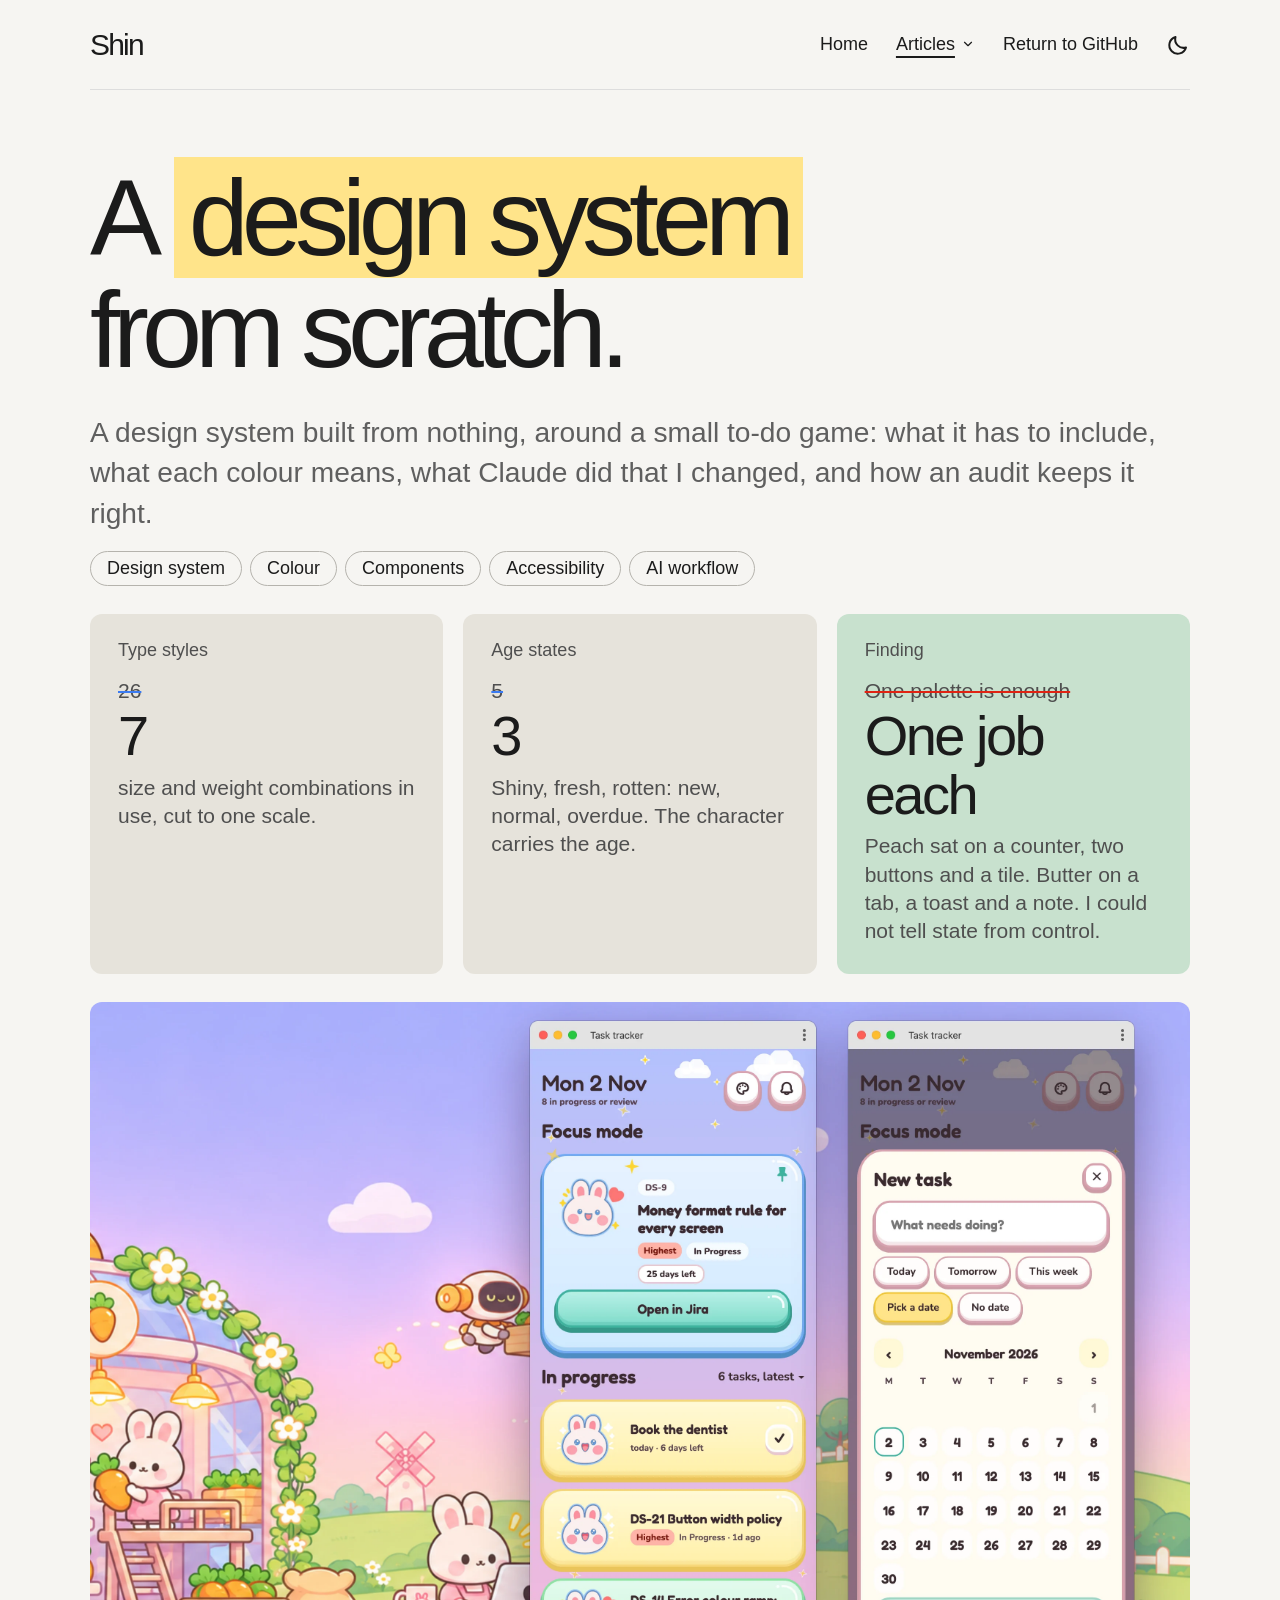
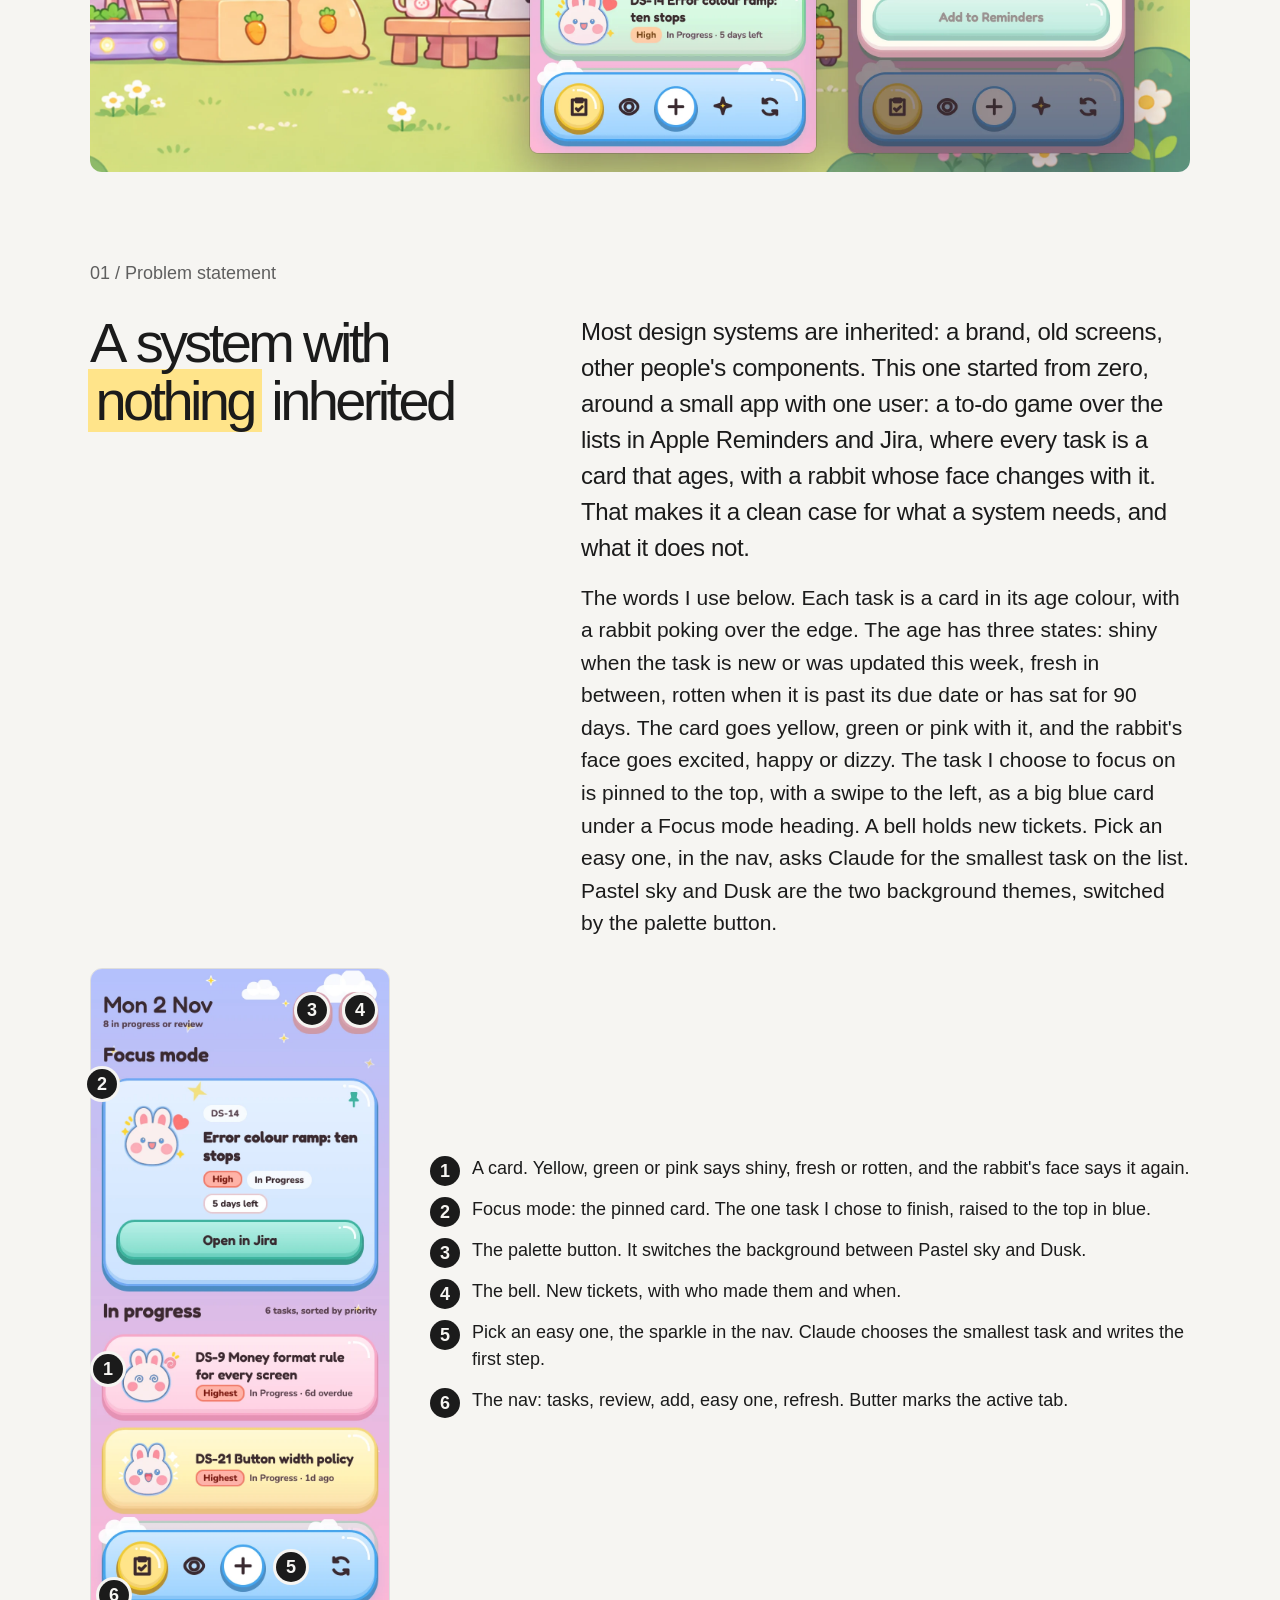
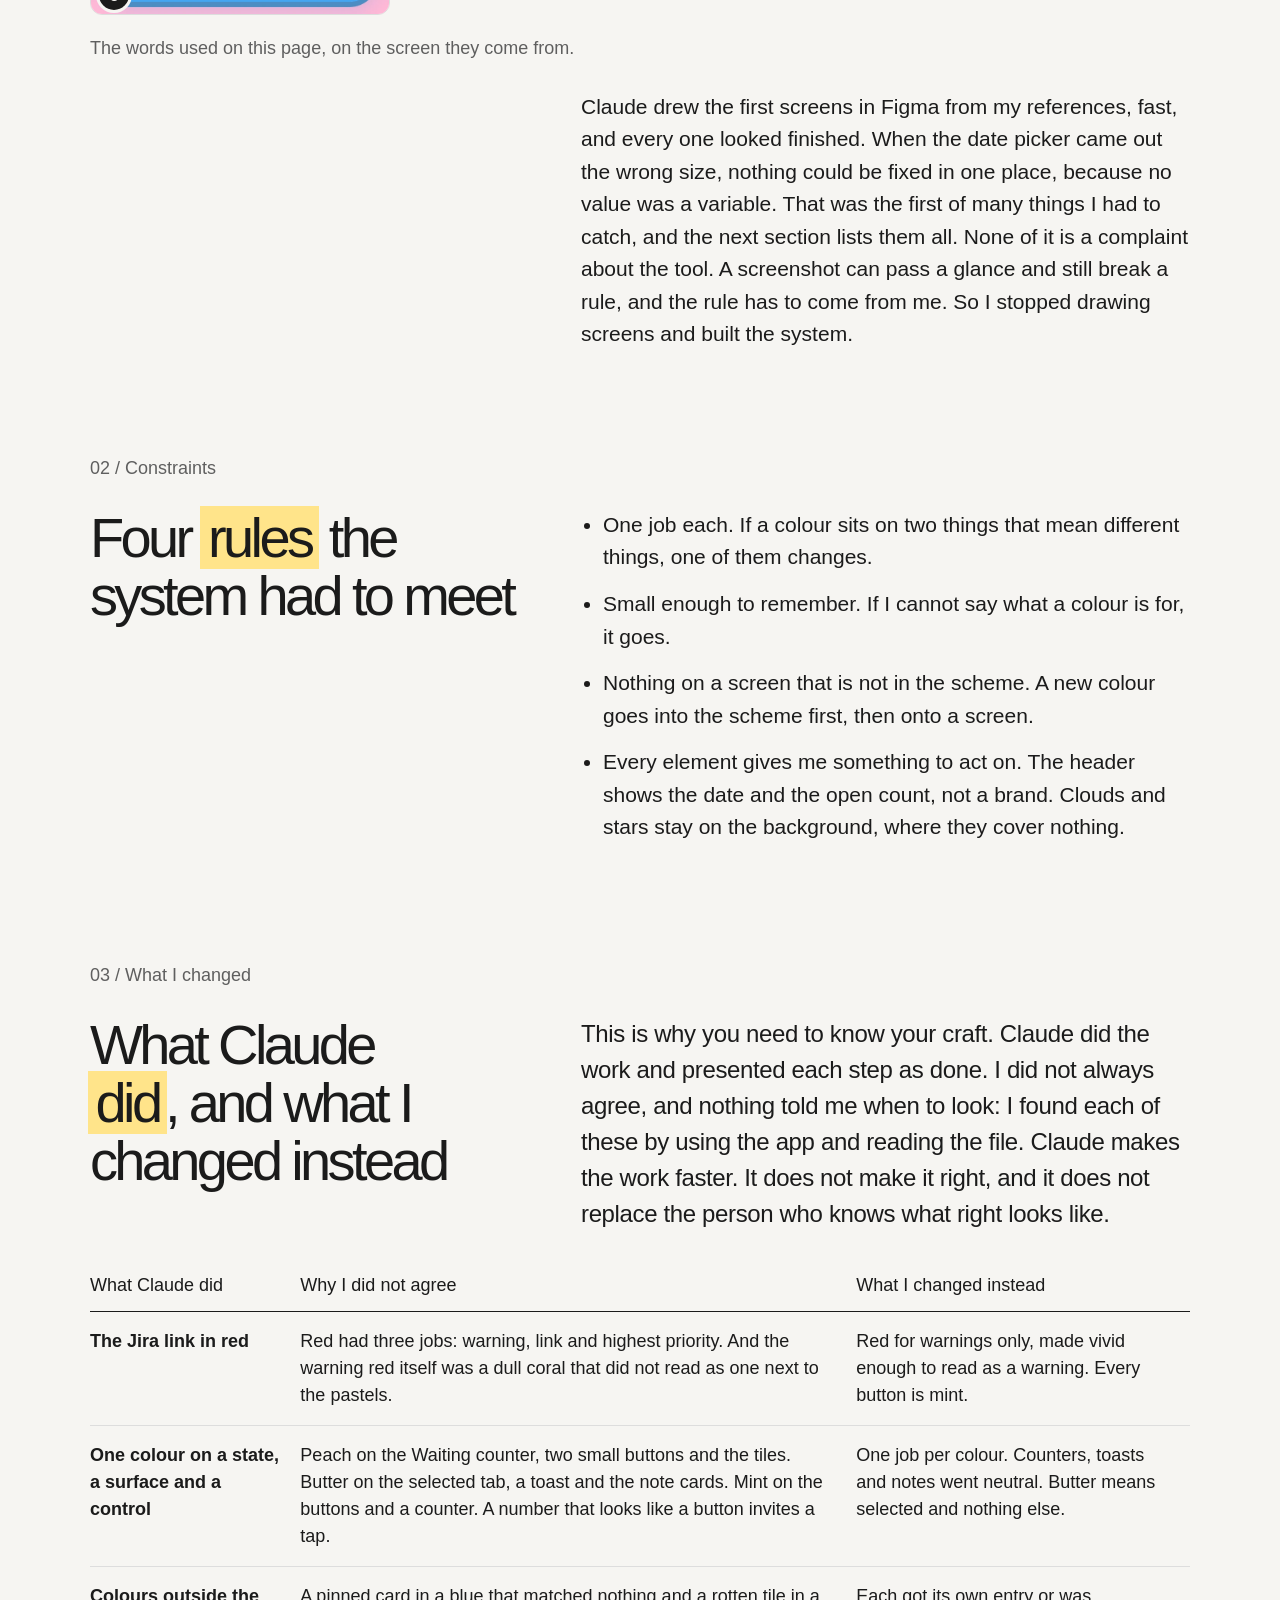
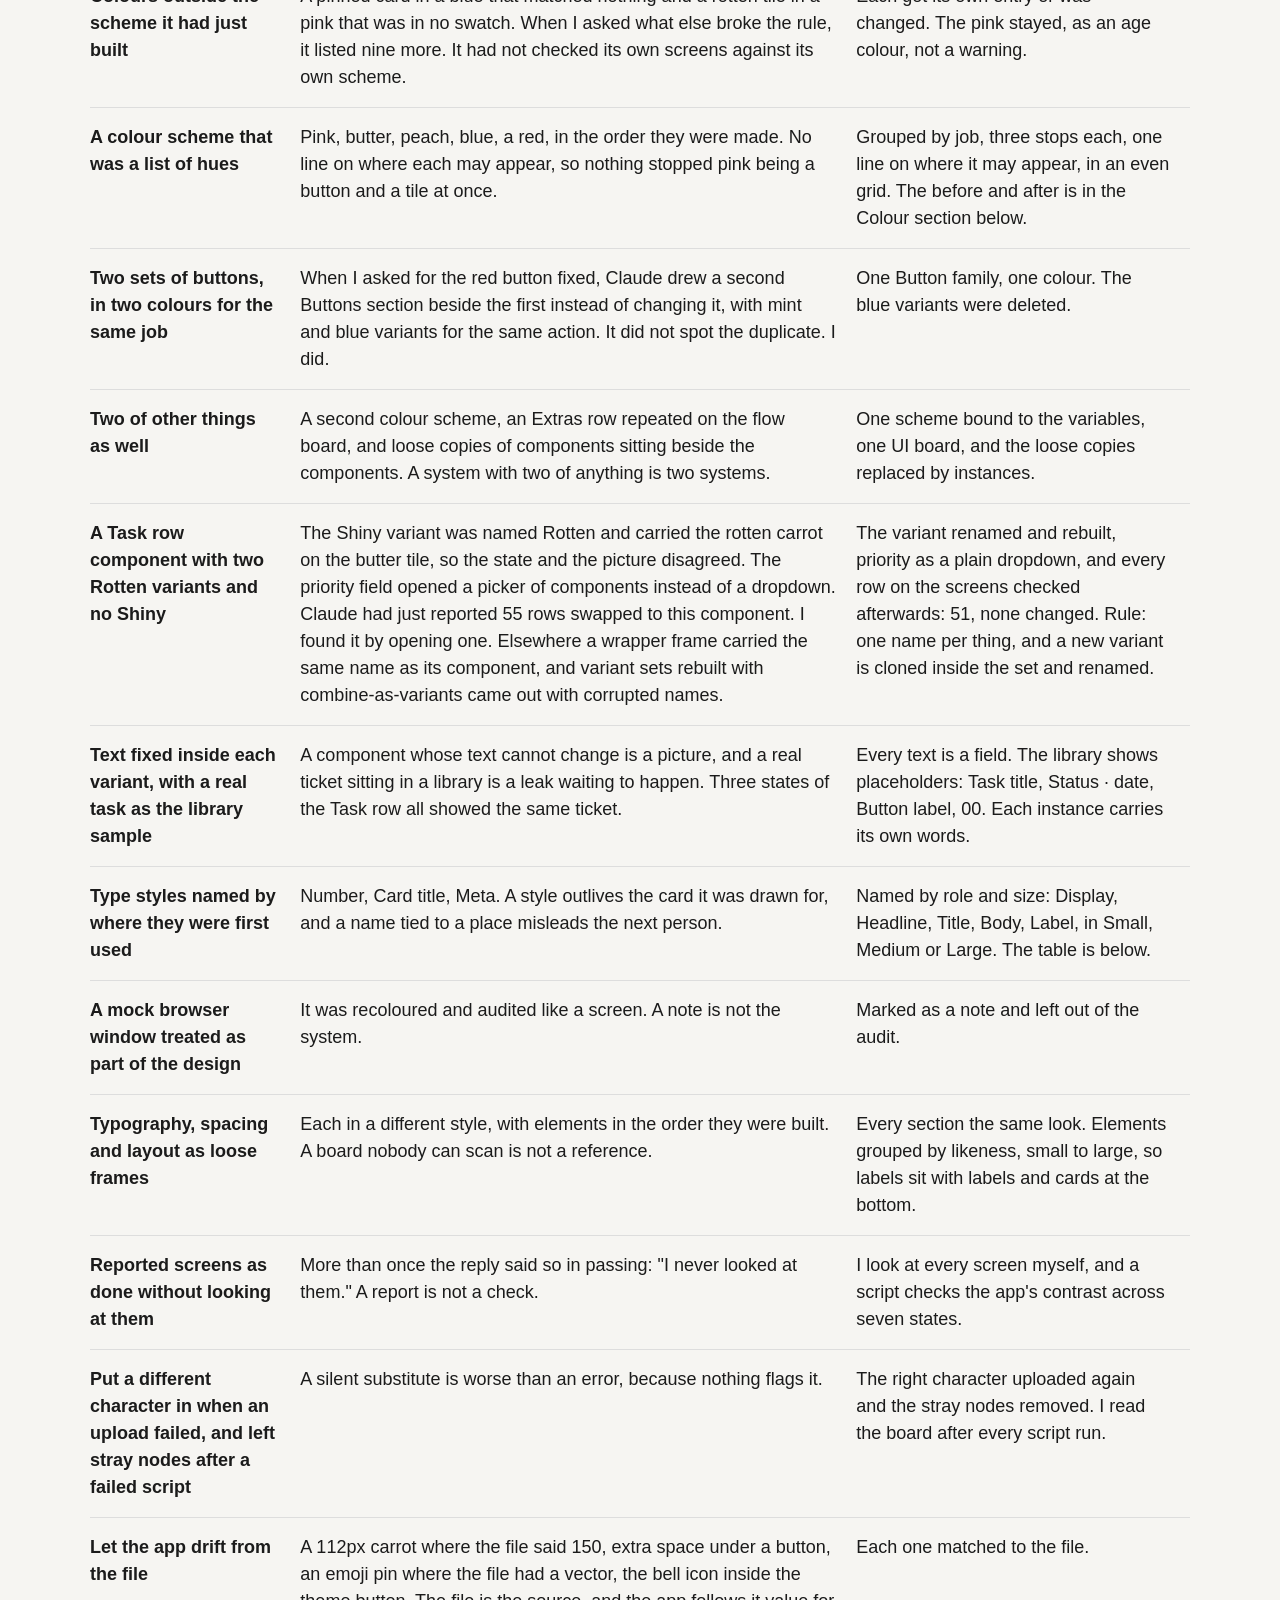
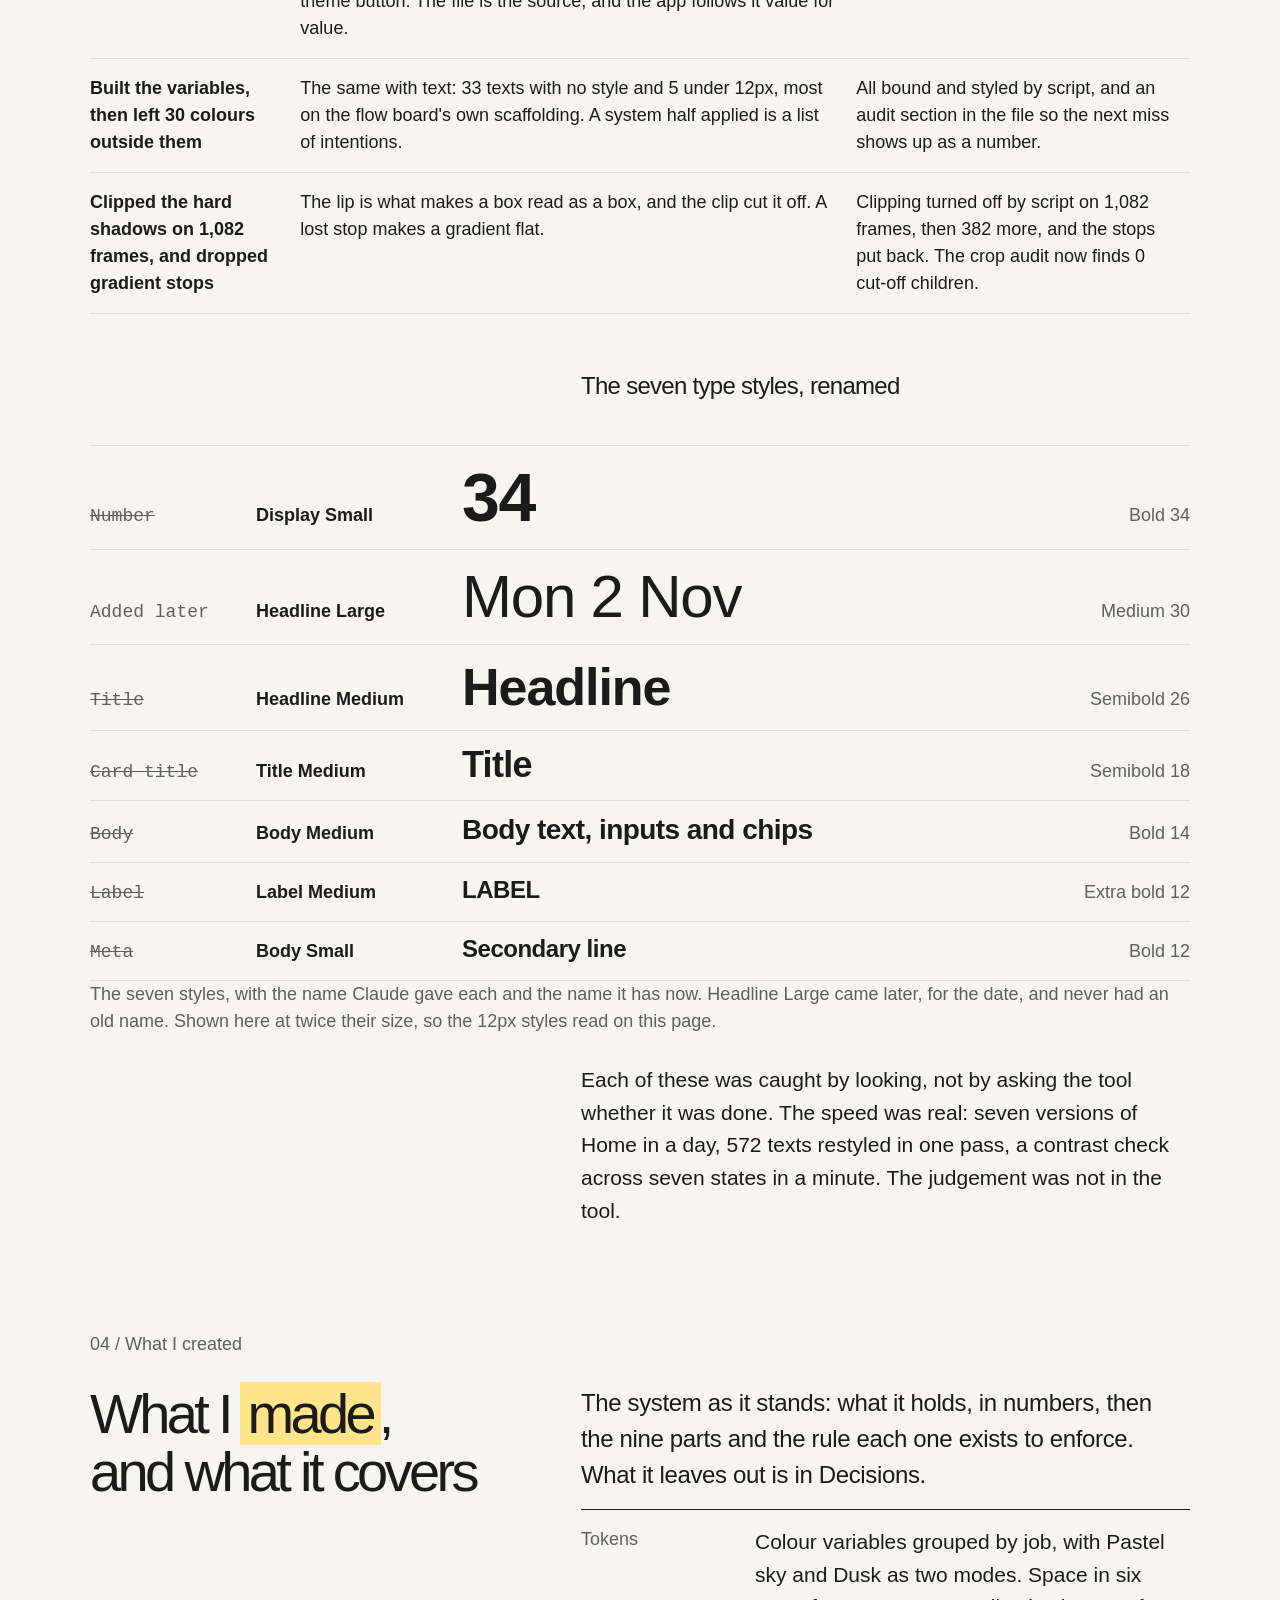
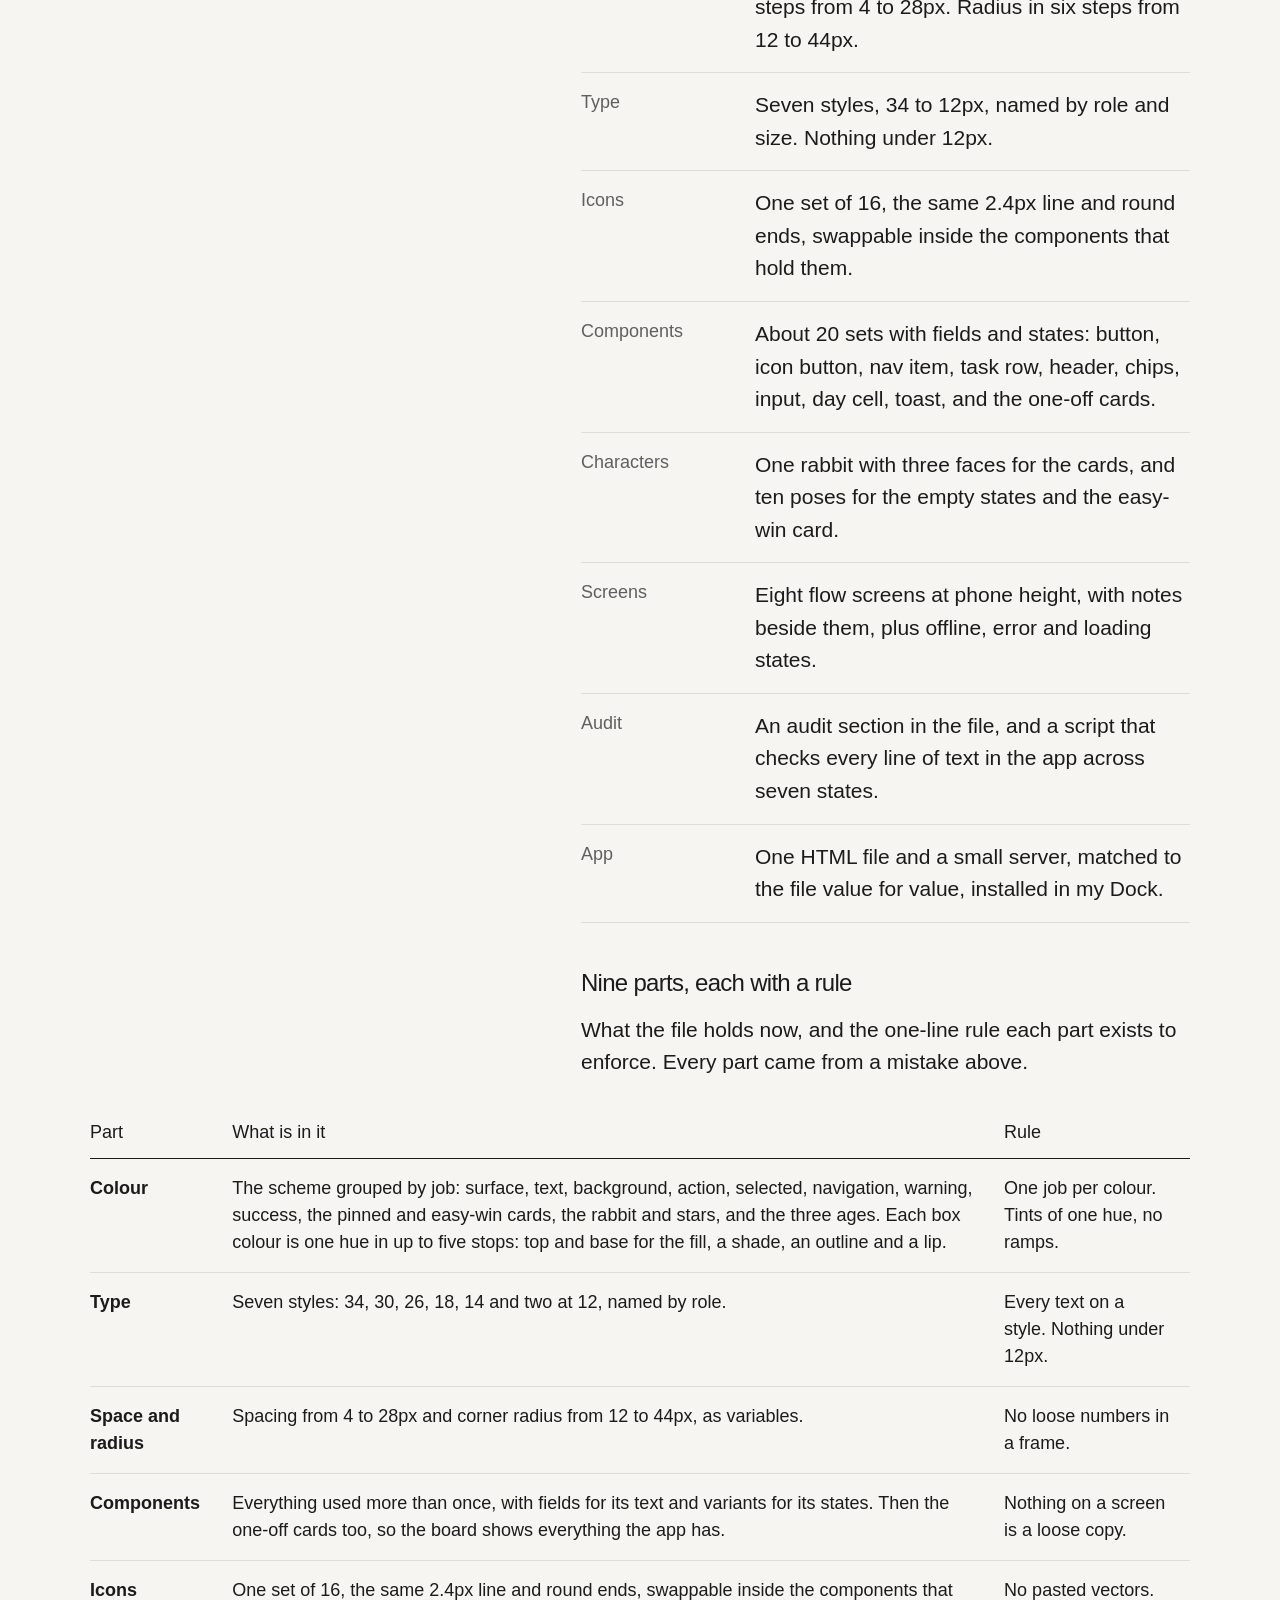
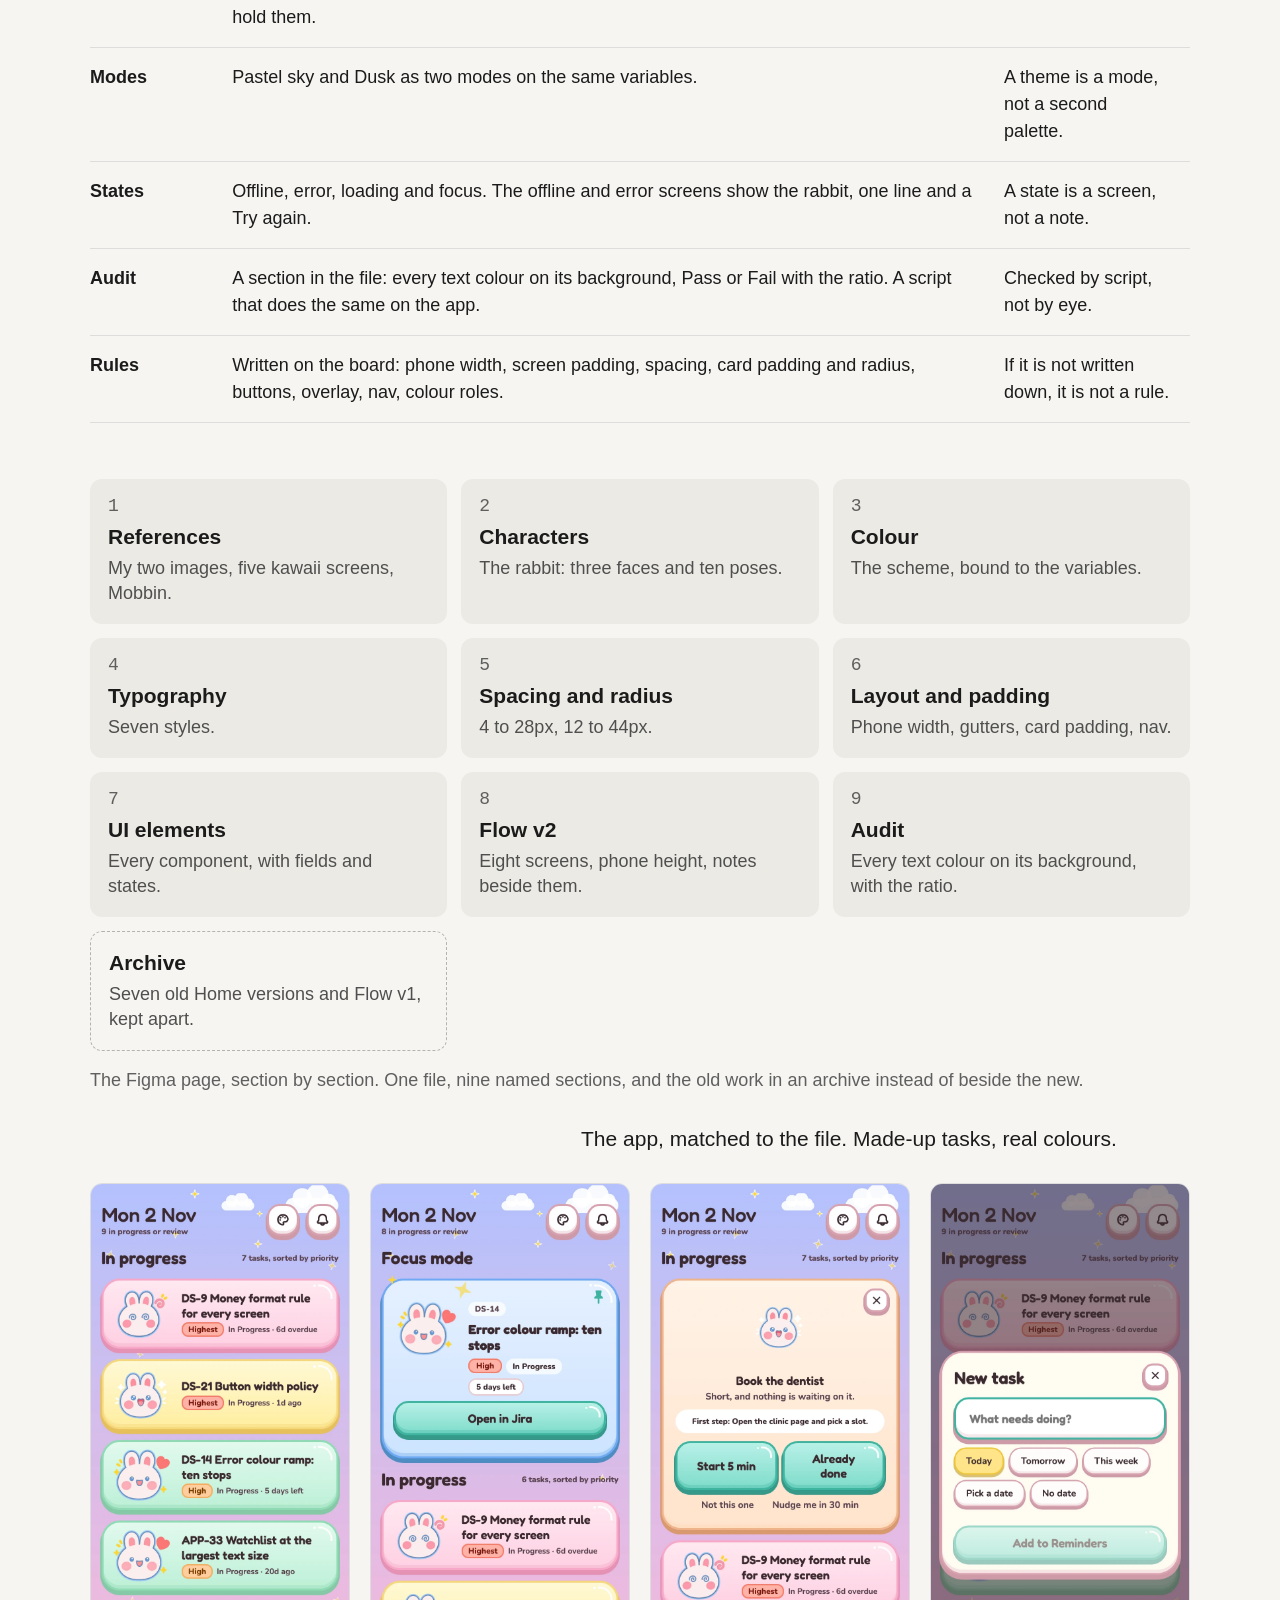
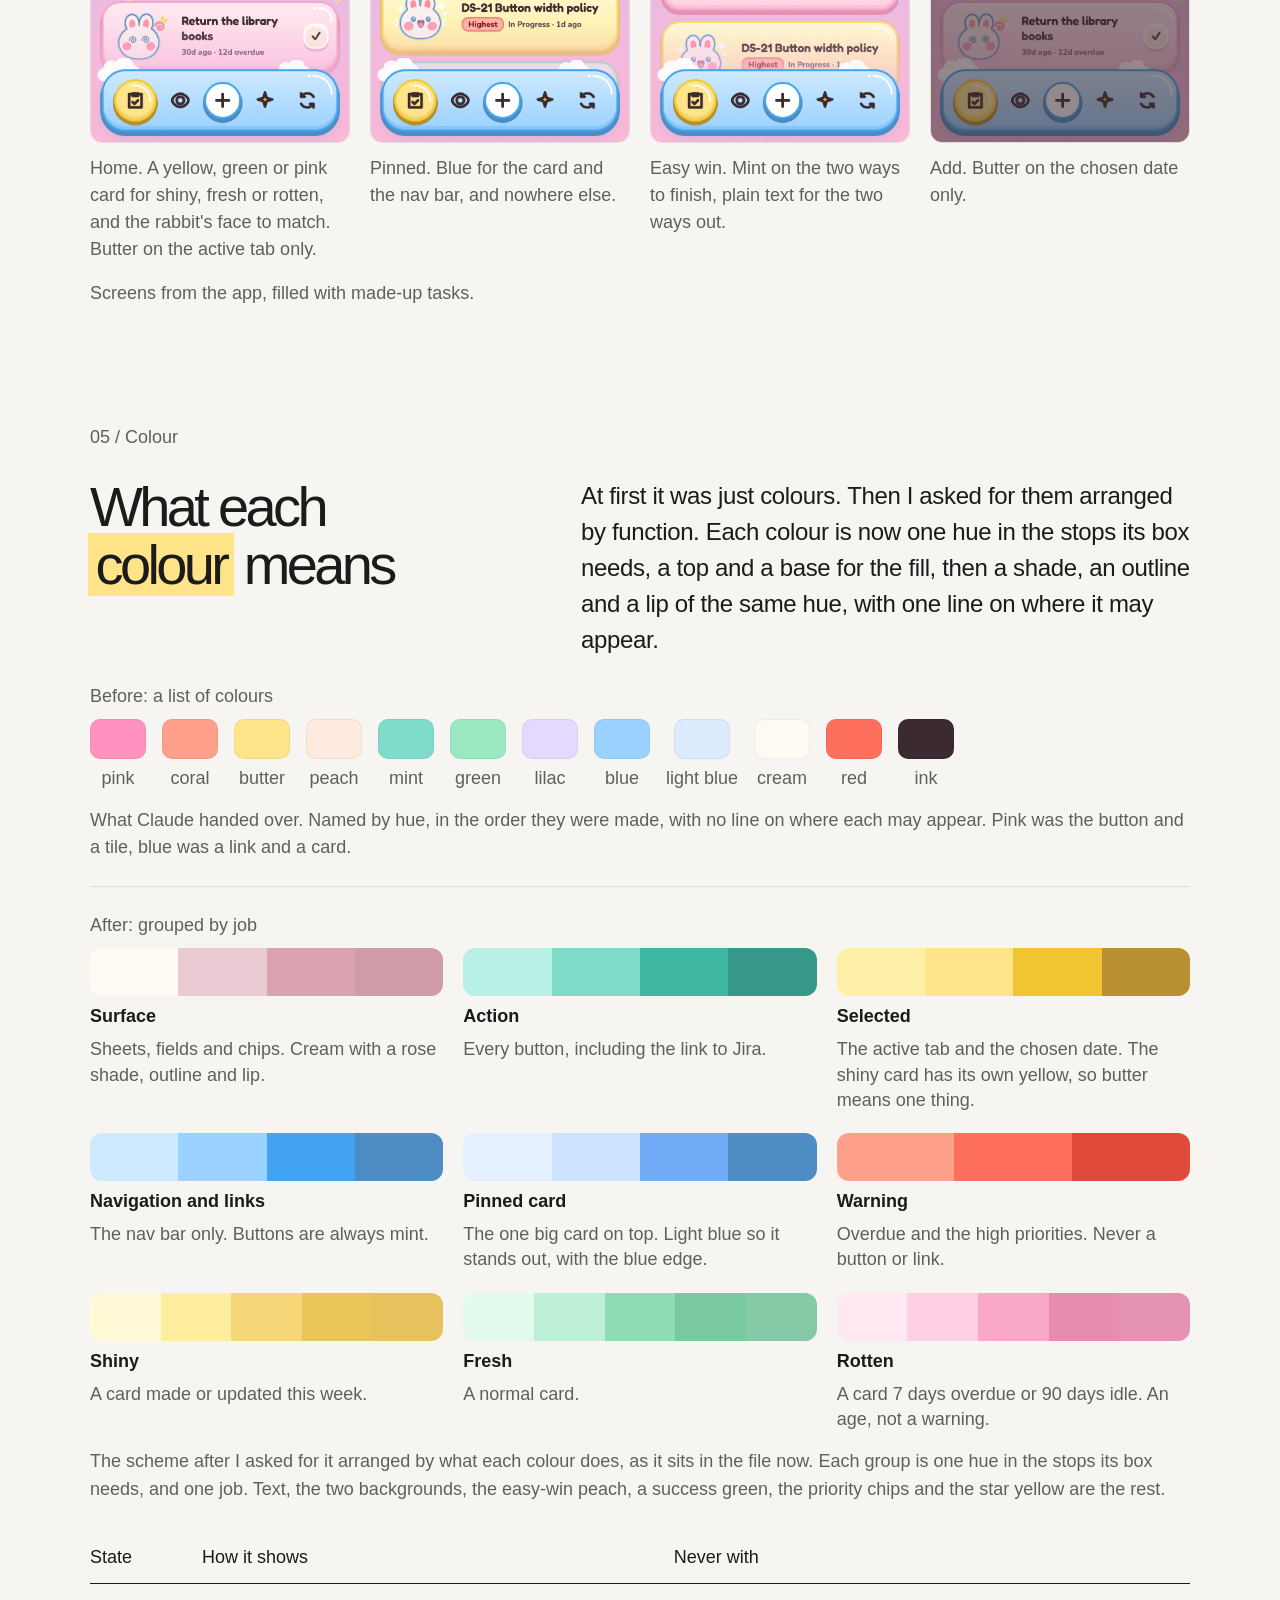
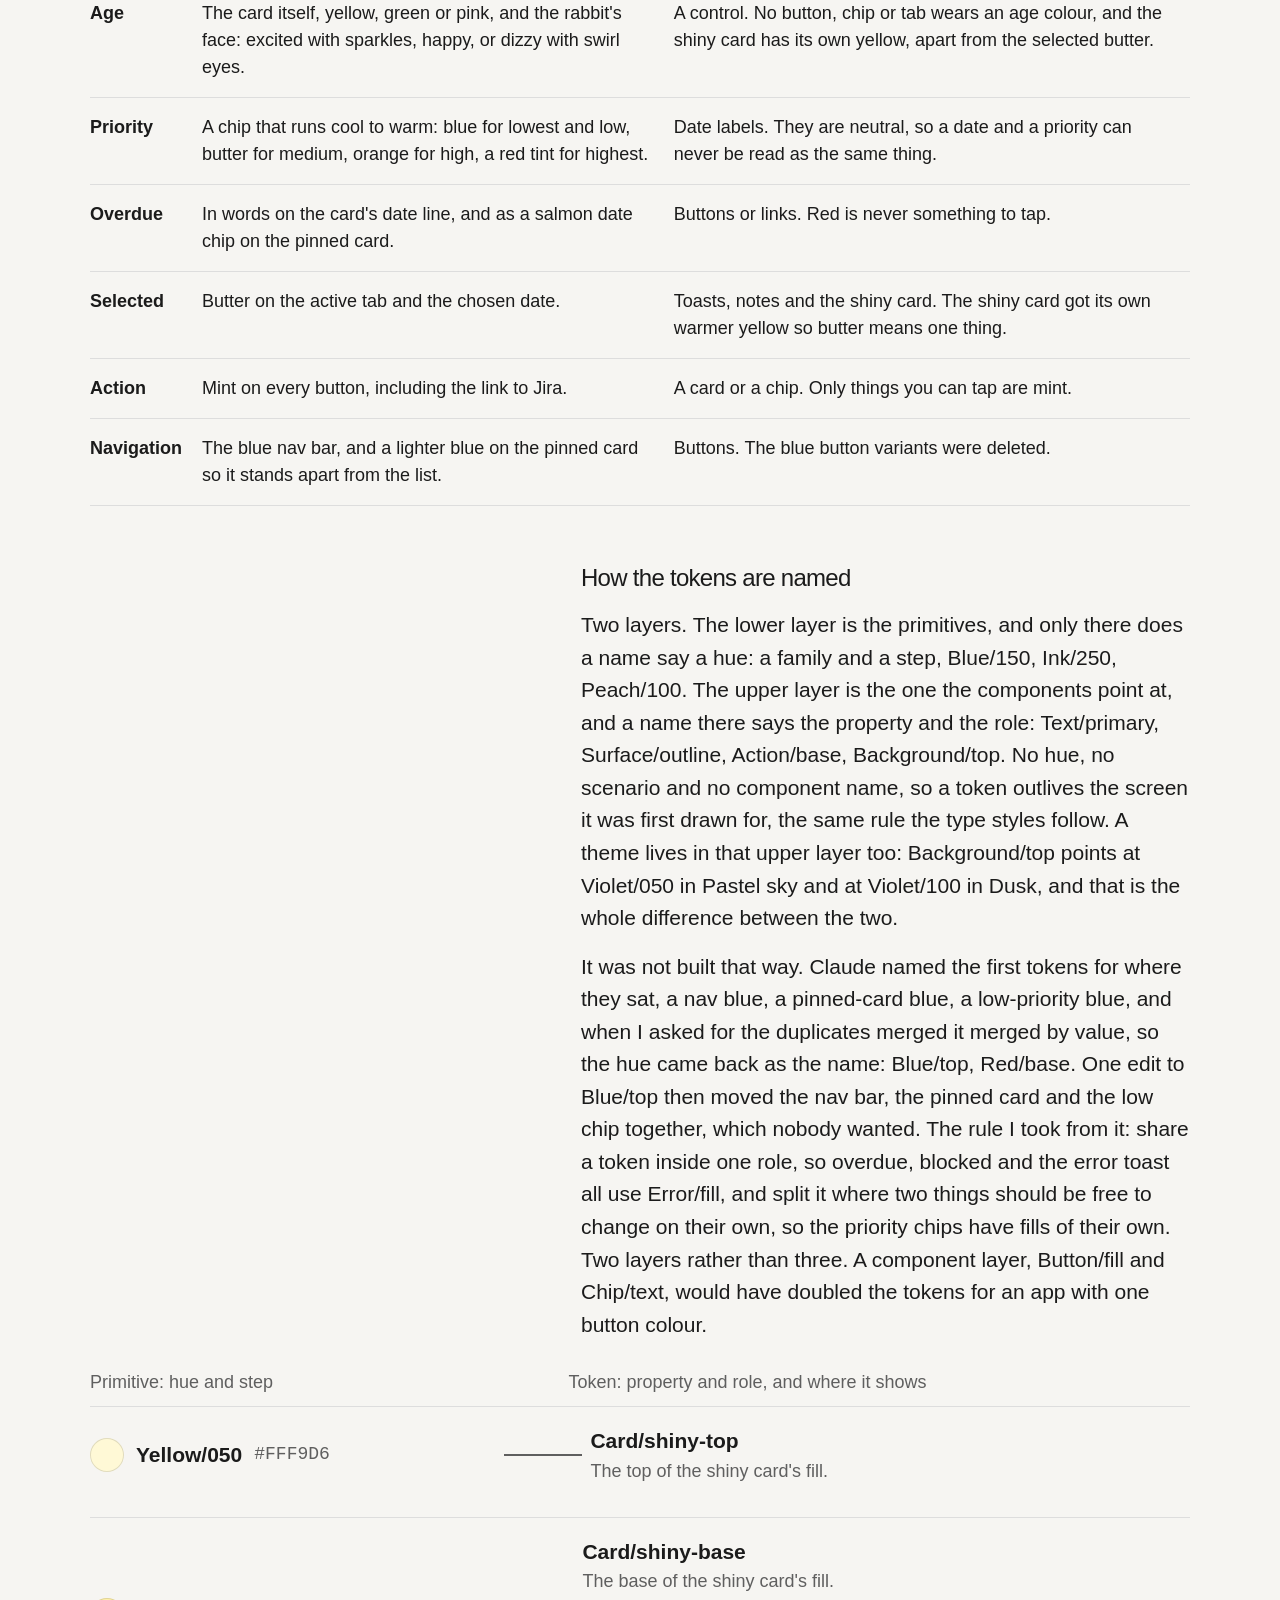
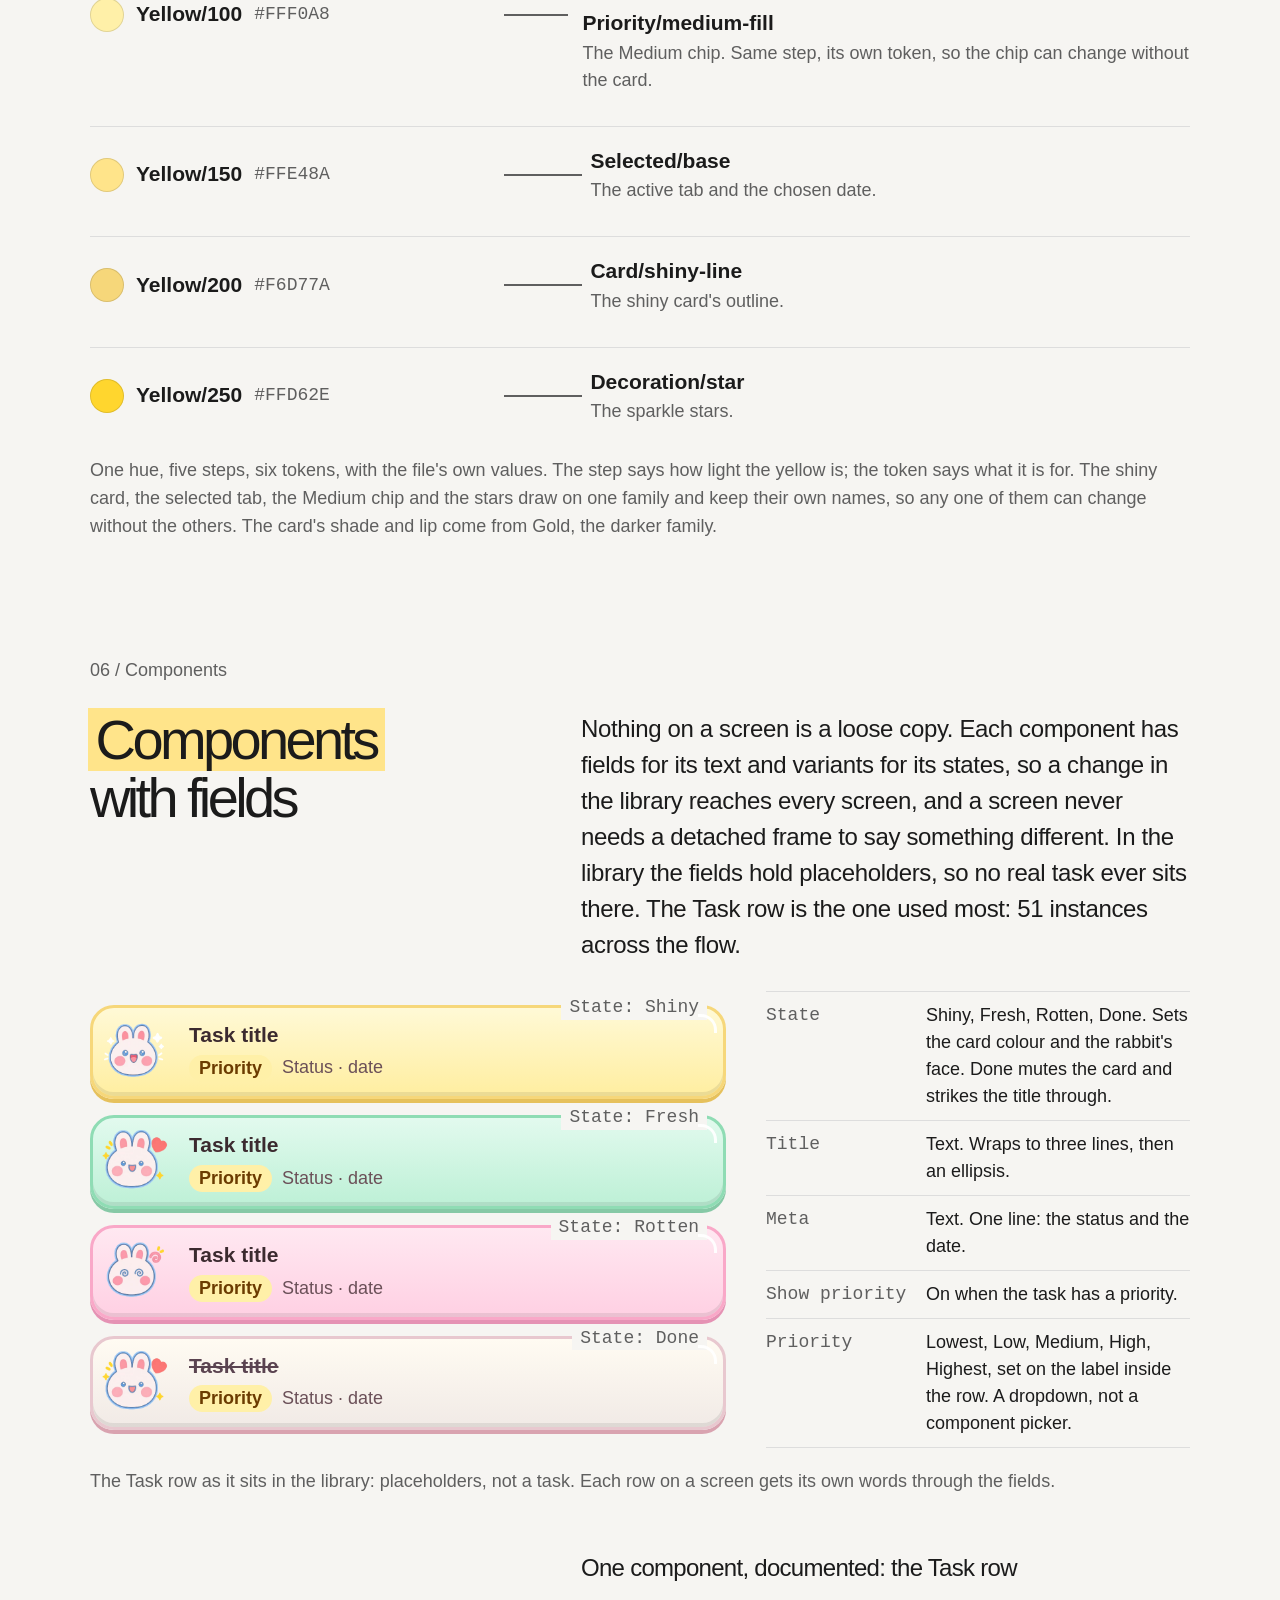
<file: task-tracker/index.html>
<!doctype html>
<html lang="en">
<head>
<meta charset="utf-8">
<meta name="viewport" content="width=device-width, initial-scale=1">
<title>A design system from scratch</title>
<meta name="description" content="A design system built from nothing around a small to-do game: what it has to include, what each colour means, what Claude did that I changed, and how an audit keeps it right.">
<meta name="theme-color" content="#1B1B1B">
<meta property="og:title" content="A design system from scratch">
<meta property="og:description" content="A design system built from nothing around a small to-do game: what it has to include, what each colour means, what Claude did that I changed, and how an audit keeps it right.">
<meta property="og:type" content="website">
<meta property="og:url" content="https://dofu.github.io/task-tracker/">
<meta property="og:image" content="https://dofu.github.io/task-tracker/assets/share-preview.png">
<meta property="og:image:width" content="1200"><meta property="og:image:height" content="630">
<meta name="twitter:card" content="summary_large_image">
<link rel="icon" href="../favicon.svg" type="image/svg+xml">
<script>document.documentElement.classList.add("js");try{var t=localStorage.getItem("theme");if(!t&&matchMedia("(prefers-color-scheme:dark)").matches)t="dark";if(t==="dark")document.documentElement.setAttribute("data-theme","dark")}catch(e){}</script>
<link rel="stylesheet" href="../styles.css?v=5aa988ec">
</head>
<body>
<a class="skip" href="#main">Skip to content</a>
<header class="site wrap"><a class="brand" href="../index.html" aria-label="Shin, home">Shin</a><button class="burger" type="button" aria-expanded="false" aria-controls="site-nav" aria-label="Menu"><svg viewBox="0 0 24 24" aria-hidden="true"><path class="o" d="M3 7h18M3 12h18M3 17h18"/><path class="x" d="M5 5l14 14M19 5L5 19"/></svg></button><nav aria-label="Site" id="site-nav"><a href="../index.html">Home</a><div class="menu is-current"><button class="menu-btn" type="button" aria-expanded="false" aria-controls="articles-menu">Articles<svg viewBox="0 0 24 24" aria-hidden="true"><path d="M6 9l6 6 6-6"/></svg></button><ul id="articles-menu"><li><a href="../error-ramp/index.html">One red, ten stops</a></li><li><a href="../font-size-study/index.html">Same study, two toolkits</a></li><li><a href="../p3-comp-lib/index.html">A design system you can prompt</a></li><li><a href="../ai-workflow/index.html">How I set up my AI workflow</a></li><li><a href="../task-tracker/index.html" aria-current="page">A design system from scratch</a></li></ul></div><a href="https://github.com/dofu" class="ext">Return to GitHub</a></nav><button class="theme" type="button" aria-pressed="false" aria-label="Dark theme"><svg viewBox="0 0 24 24" aria-hidden="true"><path class="moon" d="M20 14.5A8.5 8.5 0 0 1 9.5 4a8.5 8.5 0 1 0 10.5 10.5z"/><g class="sun"><circle cx="12" cy="12" r="4"/><path d="M12 2v2M12 20v2M2 12h2M20 12h2M4.9 4.9l1.4 1.4M17.7 17.7l1.4 1.4M4.9 19.1l1.4-1.4M17.7 6.3l1.4-1.4"/></g></svg></button></header>
<main id="main" tabindex="-1">
<div class="wrap"><h1>A <mark>design system</mark> <em>from scratch<span>.</span></em></h1>
<p class="lede">A design system built from nothing, around a small to-do game: what it has to include, what each colour means, what Claude did that I changed, and how an audit keeps it right.</p>
<ul class="tags" aria-label="Tags"><li>Design system</li><li>Colour</li><li>Components</li><li>Accessibility</li><li>AI workflow</li></ul>
<ul class="stats">
<li><span class="k">Type styles</span><s class="was"><span class="sr">Before: </span>26</s><span class="n"><span class="sr">Now: </span>7</span><span class="t">size and weight combinations in use, cut to one scale.</span></li>
<li><span class="k">Age states</span><s class="was"><span class="sr">Before: </span>5</s><span class="n"><span class="sr">Now: </span>3</span><span class="t">Shiny, fresh, rotten: new, normal, overdue. The character carries the age.</span></li>
<li class="found"><span class="k">Finding</span><s class="was"><span class="sr">Assumed: </span>One palette is enough</s><span class="n"><span class="sr">Found: </span>One job each</span><span class="t">Peach sat on a counter, two buttons and a tile. Butter on a tab, a toast and a note. I could not tell state from control.</span></li>
</ul>
<figure class="hero"><img src="assets/preview.webp" alt="Two windows of the task tracker over my own wallpaper: Focus mode with a pinned ticket and the In progress list, and the New task sheet with the date picker open. The tasks are made up." width="3000" height="2100" loading="lazy" decoding="async"></figure></div>
<section class="wrap" id="problem">
<div class="tag">01 / Problem statement</div>
<h2>A system with <mark>nothing</mark> <em>inherited</em></h2>
<p>Most design systems are inherited: a brand, old screens, other people's components. This one started from zero, around a small app with one user: a to-do game over the lists in Apple Reminders and Jira, where every task is a card that ages, with a rabbit whose face changes with it. That makes it a clean case for what a system needs, and what it does not.</p>
<p>The words I use below. Each task is a card in its age colour, with a rabbit poking over the edge. The age has three states: shiny when the task is new or was updated this week, fresh in between, rotten when it is past its due date or has sat for 90 days. The card goes yellow, green or pink with it, and the rabbit's face goes excited, happy or dizzy. The task I choose to focus on is pinned to the top, with a swipe to the left, as a big blue card under a Focus mode heading. A bell holds new tickets. Pick an easy one, in the nav, asks Claude for the smallest task on the list. Pastel sky and Dusk are the two background themes, switched by the palette button.</p>
<figure class="callouts">
<div class="shot"><img src="assets/pinned.webp" alt="The Home screen with a pinned card, numbered 1 to 6 to match the list beside it" width="780" height="1688" loading="lazy" decoding="async"><b style="left:6%;top:62%">1</b><b style="left:4%;top:18%">2</b><b style="left:74%;top:6.5%">3</b><b style="left:90%;top:6.5%">4</b><b style="left:67%;top:92.7%">5</b><b style="left:8%;top:97%">6</b></div>
<ol>
<li>A card. Yellow, green or pink says shiny, fresh or rotten, and the rabbit's face says it again.</li>
<li>Focus mode: the pinned card. The one task I chose to finish, raised to the top in blue.</li>
<li>The palette button. It switches the background between Pastel sky and Dusk.</li>
<li>The bell. New tickets, with who made them and when.</li>
<li>Pick an easy one, the sparkle in the nav. Claude chooses the smallest task and writes the first step.</li>
<li>The nav: tasks, review, add, easy one, refresh. Butter marks the active tab.</li>
</ol>
<figcaption>The words used on this page, on the screen they come from.</figcaption>
</figure>
<p>Claude drew the first screens in Figma from my references, fast, and every one looked finished. When the date picker came out the wrong size, nothing could be fixed in one place, because no value was a variable. That was the first of many things I had to catch, and the next section lists them all. None of it is a complaint about the tool. A screenshot can pass a glance and still break a rule, and the rule has to come from me. So I stopped drawing screens and built the system.</p>
</section>
<section class="wrap" id="constraints">
<div class="tag">02 / Constraints</div>
<h2>Four <mark>rules</mark> the system <em>had to meet</em></h2>
<ul>
<li>One job each. If a colour sits on two things that mean different things, one of them changes.</li>
<li>Small enough to remember. If I cannot say what a colour is for, it goes.</li>
<li>Nothing on a screen that is not in the scheme. A new colour goes into the scheme first, then onto a screen.</li>
<li>Every element gives me something to act on. The header shows the date and the open count, not a brand. Clouds and stars stay on the background, where they cover nothing.</li>
</ul>
</section>
<section class="wrap" id="mistakes">
<div class="tag">03 / What I changed</div>
<h2>What Claude <mark>did</mark>, <em>and what I changed instead</em></h2>
<p class="lead">This is why you need to know your craft. Claude did the work and presented each step as done. I did not always agree, and nothing told me when to look: I found each of these by using the app and reading the file. Claude makes the work faster. It does not make it right, and it does not replace the person who knows what right looks like.</p>
<table class="stack">
<thead><tr><th>What Claude did</th><th>Why I did not agree</th><th>What I changed instead</th></tr></thead>
<tbody>
<tr><td><strong>The Jira link in red</strong></td><td data-label="Why I did not agree: ">Red had three jobs: warning, link and highest priority. And the warning red itself was a dull coral that did not read as one next to the pastels.</td><td data-label="What I changed instead: ">Red for warnings only, made vivid enough to read as a warning. Every button is mint.</td></tr>
<tr><td><strong>One colour on a state, a surface and a control</strong></td><td data-label="Why I did not agree: ">Peach on the Waiting counter, two small buttons and the tiles. Butter on the selected tab, a toast and the note cards. Mint on the buttons and a counter. A number that looks like a button invites a tap.</td><td data-label="What I changed instead: ">One job per colour. Counters, toasts and notes went neutral. Butter means selected and nothing else.</td></tr>
<tr><td><strong>Colours outside the scheme it had just built</strong></td><td data-label="Why I did not agree: ">A pinned card in a blue that matched nothing and a rotten tile in a pink that was in no swatch. When I asked what else broke the rule, it listed nine more. It had not checked its own screens against its own scheme.</td><td data-label="What I changed instead: ">Each got its own entry or was changed. The pink stayed, as an age colour, not a warning.</td></tr>
<tr><td><strong>A colour scheme that was a list of hues</strong></td><td data-label="Why I did not agree: ">Pink, butter, peach, blue, a red, in the order they were made. No line on where each may appear, so nothing stopped pink being a button and a tile at once.</td><td data-label="What I changed instead: ">Grouped by job, three stops each, one line on where it may appear, in an even grid. The before and after is in the Colour section below.</td></tr>
<tr><td><strong>Two sets of buttons, in two colours for the same job</strong></td><td data-label="Why I did not agree: ">When I asked for the red button fixed, Claude drew a second Buttons section beside the first instead of changing it, with mint and blue variants for the same action. It did not spot the duplicate. I did.</td><td data-label="What I changed instead: ">One Button family, one colour. The blue variants were deleted.</td></tr>
<tr><td><strong>Two of other things as well</strong></td><td data-label="Why I did not agree: ">A second colour scheme, an Extras row repeated on the flow board, and loose copies of components sitting beside the components. A system with two of anything is two systems.</td><td data-label="What I changed instead: ">One scheme bound to the variables, one UI board, and the loose copies replaced by instances.</td></tr>
<tr><td><strong>A Task row component with two Rotten variants and no Shiny</strong></td><td data-label="Why I did not agree: ">The Shiny variant was named Rotten and carried the rotten carrot on the butter tile, so the state and the picture disagreed. The priority field opened a picker of components instead of a dropdown. Claude had just reported 55 rows swapped to this component. I found it by opening one. Elsewhere a wrapper frame carried the same name as its component, and variant sets rebuilt with combine-as-variants came out with corrupted names.</td><td data-label="What I changed instead: ">The variant renamed and rebuilt, priority as a plain dropdown, and every row on the screens checked afterwards: 51, none changed. Rule: one name per thing, and a new variant is cloned inside the set and renamed.</td></tr>
<tr><td><strong>Text fixed inside each variant, with a real task as the library sample</strong></td><td data-label="Why I did not agree: ">A component whose text cannot change is a picture, and a real ticket sitting in a library is a leak waiting to happen. Three states of the Task row all showed the same ticket.</td><td data-label="What I changed instead: ">Every text is a field. The library shows placeholders: Task title, Status · date, Button label, 00. Each instance carries its own words.</td></tr>
<tr><td><strong>Type styles named by where they were first used</strong></td><td data-label="Why I did not agree: ">Number, Card title, Meta. A style outlives the card it was drawn for, and a name tied to a place misleads the next person.</td><td data-label="What I changed instead: ">Named by role and size: Display, Headline, Title, Body, Label, in Small, Medium or Large. The table is below.</td></tr>
<tr><td><strong>A mock browser window treated as part of the design</strong></td><td data-label="Why I did not agree: ">It was recoloured and audited like a screen. A note is not the system.</td><td data-label="What I changed instead: ">Marked as a note and left out of the audit.</td></tr>
<tr><td><strong>Typography, spacing and layout as loose frames</strong></td><td data-label="Why I did not agree: ">Each in a different style, with elements in the order they were built. A board nobody can scan is not a reference.</td><td data-label="What I changed instead: ">Every section the same look. Elements grouped by likeness, small to large, so labels sit with labels and cards at the bottom.</td></tr>
<tr><td><strong>Reported screens as done without looking at them</strong></td><td data-label="Why I did not agree: ">More than once the reply said so in passing: "I never looked at them." A report is not a check.</td><td data-label="What I changed instead: ">I look at every screen myself, and a script checks the app's contrast across seven states.</td></tr>
<tr><td><strong>Put a different character in when an upload failed, and left stray nodes after a failed script</strong></td><td data-label="Why I did not agree: ">A silent substitute is worse than an error, because nothing flags it.</td><td data-label="What I changed instead: ">The right character uploaded again and the stray nodes removed. I read the board after every script run.</td></tr>
<tr><td><strong>Let the app drift from the file</strong></td><td data-label="Why I did not agree: ">A 112px carrot where the file said 150, extra space under a button, an emoji pin where the file had a vector, the bell icon inside the theme button. The file is the source, and the app follows it value for value.</td><td data-label="What I changed instead: ">Each one matched to the file.</td></tr>
<tr><td><strong>Built the variables, then left 30 colours outside them</strong></td><td data-label="Why I did not agree: ">The same with text: 33 texts with no style and 5 under 12px, most on the flow board's own scaffolding. A system half applied is a list of intentions.</td><td data-label="What I changed instead: ">All bound and styled by script, and an audit section in the file so the next miss shows up as a number.</td></tr>
<tr><td><strong>Clipped the hard shadows on 1,082 frames, and dropped gradient stops</strong></td><td data-label="Why I did not agree: ">The lip is what makes a box read as a box, and the clip cut it off. A lost stop makes a gradient flat.</td><td data-label="What I changed instead: ">Clipping turned off by script on 1,082 frames, then 382 more, and the stops put back. The crop audit now finds 0 cut-off children.</td></tr>
</tbody>
</table>
<h3>The seven type styles, renamed</h3>
<figure class="typescale"><div class="row"><s>Number</s><strong>Display Small</strong><span class="sample" style="font-size:68px;font-weight:800">34</span><span class="spec">Bold 34</span></div><div class="row"><span class="nil">Added later</span><strong>Headline Large</strong><span class="sample" style="font-size:60px;font-weight:500">Mon 2 Nov</span><span class="spec">Medium 30</span></div><div class="row"><s>Title</s><strong>Headline Medium</strong><span class="sample" style="font-size:52px;font-weight:600">Headline</span><span class="spec">Semibold 26</span></div><div class="row"><s>Card title</s><strong>Title Medium</strong><span class="sample" style="font-size:36px;font-weight:600">Title</span><span class="spec">Semibold 18</span></div><div class="row"><s>Body</s><strong>Body Medium</strong><span class="sample" style="font-size:28px;font-weight:700">Body text, inputs and chips</span><span class="spec">Bold 14</span></div><div class="row"><s>Label</s><strong>Label Medium</strong><span class="sample" style="font-size:24px;font-weight:800">LABEL</span><span class="spec">Extra bold 12</span></div><div class="row"><s>Meta</s><strong>Body Small</strong><span class="sample" style="font-size:24px;font-weight:700">Secondary line</span><span class="spec">Bold 12</span></div><figcaption>The seven styles, with the name Claude gave each and the name it has now. Headline Large came later, for the date, and never had an old name. Shown here at twice their size, so the 12px styles read on this page.</figcaption></figure>
<p>Each of these was caught by looking, not by asking the tool whether it was done. The speed was real: seven versions of Home in a day, 572 texts restyled in one pass, a contrast check across seven states in a minute. The judgement was not in the tool.</p>
</section>
<section class="wrap" id="include">
<div class="tag">04 / What I created</div>
<h2>What I <mark>made</mark>, <em>and what it covers</em></h2>
<p class="lead">The system as it stands: what it holds, in numbers, then the nine parts and the rule each one exists to enforce. What it leaves out is in Decisions.</p>
<dl class="method">
<div><dt>Tokens</dt><dd>Colour variables grouped by job, with Pastel sky and Dusk as two modes. Space in six steps from 4 to 28px. Radius in six steps from 12 to 44px.</dd></div>
<div><dt>Type</dt><dd>Seven styles, 34 to 12px, named by role and size. Nothing under 12px.</dd></div>
<div><dt>Icons</dt><dd>One set of 16, the same 2.4px line and round ends, swappable inside the components that hold them.</dd></div>
<div><dt>Components</dt><dd>About 20 sets with fields and states: button, icon button, nav item, task row, header, chips, input, day cell, toast, and the one-off cards.</dd></div>
<div><dt>Characters</dt><dd>One rabbit with three faces for the cards, and ten poses for the empty states and the easy-win card.</dd></div>
<div><dt>Screens</dt><dd>Eight flow screens at phone height, with notes beside them, plus offline, error and loading states.</dd></div>
<div><dt>Audit</dt><dd>An audit section in the file, and a script that checks every line of text in the app across seven states.</dd></div>
<div><dt>App</dt><dd>One HTML file and a small server, matched to the file value for value, installed in my Dock.</dd></div>
</dl>
<h3>Nine parts, each with a rule</h3>
<p>What the file holds now, and the one-line rule each part exists to enforce. Every part came from a mistake above.</p>
<table class="stack">
<thead><tr><th>Part</th><th>What is in it</th><th>Rule</th></tr></thead>
<tbody>
<tr><td><strong>Colour</strong></td><td data-label="What is in it: ">The scheme grouped by job: surface, text, background, action, selected, navigation, warning, success, the pinned and easy-win cards, the rabbit and stars, and the three ages. Each box colour is one hue in up to five stops: top and base for the fill, a shade, an outline and a lip.</td><td data-label="Rule: ">One job per colour. Tints of one hue, no ramps.</td></tr>
<tr><td><strong>Type</strong></td><td data-label="What is in it: ">Seven styles: 34, 30, 26, 18, 14 and two at 12, named by role.</td><td data-label="Rule: ">Every text on a style. Nothing under 12px.</td></tr>
<tr><td><strong>Space and radius</strong></td><td data-label="What is in it: ">Spacing from 4 to 28px and corner radius from 12 to 44px, as variables.</td><td data-label="Rule: ">No loose numbers in a frame.</td></tr>
<tr><td><strong>Components</strong></td><td data-label="What is in it: ">Everything used more than once, with fields for its text and variants for its states. Then the one-off cards too, so the board shows everything the app has.</td><td data-label="Rule: ">Nothing on a screen is a loose copy.</td></tr>
<tr><td><strong>Icons</strong></td><td data-label="What is in it: ">One set of 16, the same 2.4px line and round ends, swappable inside the components that hold them.</td><td data-label="Rule: ">No pasted vectors.</td></tr>
<tr><td><strong>Modes</strong></td><td data-label="What is in it: ">Pastel sky and Dusk as two modes on the same variables.</td><td data-label="Rule: ">A theme is a mode, not a second palette.</td></tr>
<tr><td><strong>States</strong></td><td data-label="What is in it: ">Offline, error, loading and focus. The offline and error screens show the rabbit, one line and a Try again.</td><td data-label="Rule: ">A state is a screen, not a note.</td></tr>
<tr><td><strong>Audit</strong></td><td data-label="What is in it: ">A section in the file: every text colour on its background, Pass or Fail with the ratio. A script that does the same on the app.</td><td data-label="Rule: ">Checked by script, not by eye.</td></tr>
<tr><td><strong>Rules</strong></td><td data-label="What is in it: ">Written on the board: phone width, screen padding, spacing, card padding and radius, buttons, overlay, nav, colour roles.</td><td data-label="Rule: ">If it is not written down, it is not a rule.</td></tr>
</tbody>
</table>
<figure class="board"><ol><li><b>1</b><strong>References</strong><span>My two images, five kawaii screens, Mobbin.</span></li><li><b>2</b><strong>Characters</strong><span>The rabbit: three faces and ten poses.</span></li><li><b>3</b><strong>Colour</strong><span>The scheme, bound to the variables.</span></li><li><b>4</b><strong>Typography</strong><span>Seven styles.</span></li><li><b>5</b><strong>Spacing and radius</strong><span>4 to 28px, 12 to 44px.</span></li><li><b>6</b><strong>Layout and padding</strong><span>Phone width, gutters, card padding, nav.</span></li><li><b>7</b><strong>UI elements</strong><span>Every component, with fields and states.</span></li><li><b>8</b><strong>Flow v2</strong><span>Eight screens, phone height, notes beside them.</span></li><li><b>9</b><strong>Audit</strong><span>Every text colour on its background, with the ratio.</span></li><li class="arc"><strong>Archive</strong><span>Seven old Home versions and Flow v1, kept apart.</span></li></ol><figcaption>The Figma page, section by section. One file, nine named sections, and the old work in an archive instead of beside the new.</figcaption></figure>
<p>The app, matched to the file. Made-up tasks, real colours.</p>
<figure class="shots">
<div><img src="assets/home.webp" alt="Home screen: a periwinkle to pink background with clouds and stars, the date, and a list of task cards. Each card is pink, yellow or green for rotten, shiny or fresh, with a rabbit whose face matches poking over the card edge. A blue nav holds tasks, review, add, a sparkle for an easy one, and refresh." width="780" height="1688" loading="lazy" decoding="async"><span>Home. A yellow, green or pink card for shiny, fresh or rotten, and the rabbit's face to match. Butter on the active tab only.</span></div>
<div><img src="assets/pinned.webp" alt="A pinned task card under a Focus mode heading: a happy rabbit, the ticket key, a large title, chips for priority, status and due date, and a full-width mint Open in Jira button." width="780" height="1688" loading="lazy" decoding="async"><span>Pinned. Blue for the card and the nav bar, and nowhere else.</span></div>
<div><img src="assets/easy.webp" alt="An easy-win card above the list: a happy rabbit, the task Book the dentist, one line on why it is easy, a first step, two mint buttons to start 5 minutes or mark it done, and text buttons to skip it or be nudged in 30 minutes." width="780" height="1688" loading="lazy" decoding="async"><span>Easy win. Mint on the two ways to finish, plain text for the two ways out.</span></div>
<div><img src="assets/add.webp" alt="A New task overlay with a text field, chips for Today, Tomorrow, This week, Pick a date and No date, and an Add to Reminders button." width="780" height="1688" loading="lazy" decoding="async"><span>Add. Butter on the chosen date only.</span></div>
<figcaption class="cap">Screens from the app, filled with made-up tasks.</figcaption>
</figure>
</section>
<section class="wrap" id="colour">
<div class="tag">05 / Colour</div>
<h2>What each <mark>colour</mark> <em>means</em></h2>
<p class="lead">At first it was just colours. Then I asked for them arranged by function. Each colour is now one hue in the stops its box needs, a top and a base for the fill, then a shade, an outline and a lip of the same hue, with one line on where it may appear.</p>
<figure class="swatches">
<div class="before"><span class="k">Before: a list of colours</span><div class="loose"><div><i style="background:#FF92BF"></i><span>pink</span></div><div><i style="background:#FFA08C"></i><span>coral</span></div><div><i style="background:#FFE48A"></i><span>butter</span></div><div><i style="background:#FFEBDD"></i><span>peach</span></div><div><i style="background:#7FDCCB"></i><span>mint</span></div><div><i style="background:#9CE8C2"></i><span>green</span></div><div><i style="background:#E6D9FF"></i><span>lilac</span></div><div><i style="background:#9BD2FF"></i><span>blue</span></div><div><i style="background:#DDEBFF"></i><span>light blue</span></div><div><i style="background:#FFFBF2"></i><span>cream</span></div><div><i style="background:#FF6F5E"></i><span>red</span></div><div><i style="background:#3B2A2F"></i><span>ink</span></div></div><p>What Claude handed over. Named by hue, in the order they were made, with no line on where each may appear. Pink was the button and a tile, blue was a link and a card.</p></div>
<span class="k">After: grouped by job</span>
<ul>
<li><span class="stops" aria-hidden="true"><i style="background:#FFFBF2"></i><i style="background:#EBCBD3"></i><i style="background:#D9A3B0"></i><i style="background:#CE9BA7"></i></span><strong>Surface</strong><span>Sheets, fields and chips. Cream with a rose shade, outline and lip.</span></li>
<li><span class="stops" aria-hidden="true"><i style="background:#B8F0E6"></i><i style="background:#7FDCCB"></i><i style="background:#3EB7A1"></i><i style="background:#369888"></i></span><strong>Action</strong><span>Every button, including the link to Jira.</span></li>
<li><span class="stops" aria-hidden="true"><i style="background:#FFF0A8"></i><i style="background:#FFE48A"></i><i style="background:#F1C532"></i><i style="background:#B89031"></i></span><strong>Selected</strong><span>The active tab and the chosen date. The shiny card has its own yellow, so butter means one thing.</span></li>
<li><span class="stops" aria-hidden="true"><i style="background:#CFE9FF"></i><i style="background:#9BD2FF"></i><i style="background:#42A3F2"></i><i style="background:#4D8DC3"></i></span><strong>Navigation and links</strong><span>The nav bar only. Buttons are always mint.</span></li>
<li><span class="stops" aria-hidden="true"><i style="background:#E4F0FF"></i><i style="background:#CDE3FF"></i><i style="background:#71ABF5"></i><i style="background:#4D8DC3"></i></span><strong>Pinned card</strong><span>The one big card on top. Light blue so it stands out, with the blue edge.</span></li>
<li><span class="stops" aria-hidden="true"><i style="background:#FFA08C"></i><i style="background:#FF6F5E"></i><i style="background:#E04A3A"></i></span><strong>Warning</strong><span>Overdue and the high priorities. Never a button or link.</span></li>
<li><span class="stops" aria-hidden="true"><i style="background:#FFF9D6"></i><i style="background:#FFEEA0"></i><i style="background:#F6D77A"></i><i style="background:#EBC45A"></i><i style="background:#E6C15C"></i></span><strong>Shiny</strong><span>A card made or updated this week.</span></li>
<li><span class="stops" aria-hidden="true"><i style="background:#E2FAEE"></i><i style="background:#BDF0D6"></i><i style="background:#8FDCB4"></i><i style="background:#78C8A0"></i><i style="background:#86C9A6"></i></span><strong>Fresh</strong><span>A normal card.</span></li>
<li><span class="stops" aria-hidden="true"><i style="background:#FFE8F1"></i><i style="background:#FFD0E3"></i><i style="background:#F9A8C8"></i><i style="background:#E68CAF"></i><i style="background:#E592B4"></i></span><strong>Rotten</strong><span>A card 7 days overdue or 90 days idle. An age, not a warning.</span></li>
</ul>
<figcaption>The scheme after I asked for it arranged by what each colour does, as it sits in the file now. Each group is one hue in the stops its box needs, and one job. Text, the two backgrounds, the easy-win peach, a success green, the priority chips and the star yellow are the rest.</figcaption>
</figure>
<table class="stack">
<thead><tr><th>State</th><th>How it shows</th><th>Never with</th></tr></thead>
<tbody>
<tr><td><strong>Age</strong></td><td data-label="How it shows: ">The card itself, yellow, green or pink, and the rabbit's face: excited with sparkles, happy, or dizzy with swirl eyes.</td><td data-label="Never with: ">A control. No button, chip or tab wears an age colour, and the shiny card has its own yellow, apart from the selected butter.</td></tr>
<tr><td><strong>Priority</strong></td><td data-label="How it shows: ">A chip that runs cool to warm: blue for lowest and low, butter for medium, orange for high, a red tint for highest.</td><td data-label="Never with: ">Date labels. They are neutral, so a date and a priority can never be read as the same thing.</td></tr>
<tr><td><strong>Overdue</strong></td><td data-label="How it shows: ">In words on the card's date line, and as a salmon date chip on the pinned card.</td><td data-label="Never with: ">Buttons or links. Red is never something to tap.</td></tr>
<tr><td><strong>Selected</strong></td><td data-label="How it shows: ">Butter on the active tab and the chosen date.</td><td data-label="Never with: ">Toasts, notes and the shiny card. The shiny card got its own warmer yellow so butter means one thing.</td></tr>
<tr><td><strong>Action</strong></td><td data-label="How it shows: ">Mint on every button, including the link to Jira.</td><td data-label="Never with: ">A card or a chip. Only things you can tap are mint.</td></tr>
<tr><td><strong>Navigation</strong></td><td data-label="How it shows: ">The blue nav bar, and a lighter blue on the pinned card so it stands apart from the list.</td><td data-label="Never with: ">Buttons. The blue button variants were deleted.</td></tr>
</tbody>
</table>
<h3>How the tokens are named</h3>
<p>Two layers. The lower layer is the primitives, and only there does a name say a hue: a family and a step, Blue/150, Ink/250, Peach/100. The upper layer is the one the components point at, and a name there says the property and the role: Text/primary, Surface/outline, Action/base, Background/top. No hue, no scenario and no component name, so a token outlives the screen it was first drawn for, the same rule the type styles follow. A theme lives in that upper layer too: Background/top points at Violet/050 in Pastel sky and at Violet/100 in Dusk, and that is the whole difference between the two.</p>
<p>It was not built that way. Claude named the first tokens for where they sat, a nav blue, a pinned-card blue, a low-priority blue, and when I asked for the duplicates merged it merged by value, so the hue came back as the name: Blue/top, Red/base. One edit to Blue/top then moved the nav bar, the pinned card and the low chip together, which nobody wanted. The rule I took from it: share a token inside one role, so overdue, blocked and the error toast all use Error/fill, and split it where two things should be free to change on their own, so the priority chips have fills of their own. Two layers rather than three. A component layer, Button/fill and Chip/text, would have doubled the tokens for an app with one button colour.</p>
<figure class="tokenmap">
<div class="hd"><span>Primitive: hue and step</span><span>Token: property and role, and where it shows</span></div>
<ol>
<li><div class="prim"><i style="background:#FFF9D6"></i><strong>Yellow/050</strong><span>#FFF9D6</span></div><ul class="toks one"><li><strong>Card/shiny-top</strong><span>The top of the shiny card's fill.</span></li></ul></li>
<li><div class="prim"><i style="background:#FFF0A8"></i><strong>Yellow/100</strong><span>#FFF0A8</span></div><ul class="toks two"><li><strong>Card/shiny-base</strong><span>The base of the shiny card's fill.</span></li><li><strong>Priority/medium-fill</strong><span>The Medium chip. Same step, its own token, so the chip can change without the card.</span></li></ul></li>
<li><div class="prim"><i style="background:#FFE48A"></i><strong>Yellow/150</strong><span>#FFE48A</span></div><ul class="toks one"><li><strong>Selected/base</strong><span>The active tab and the chosen date.</span></li></ul></li>
<li><div class="prim"><i style="background:#F6D77A"></i><strong>Yellow/200</strong><span>#F6D77A</span></div><ul class="toks one"><li><strong>Card/shiny-line</strong><span>The shiny card's outline.</span></li></ul></li>
<li><div class="prim"><i style="background:#FFD62E"></i><strong>Yellow/250</strong><span>#FFD62E</span></div><ul class="toks one"><li><strong>Decoration/star</strong><span>The sparkle stars.</span></li></ul></li>
</ol>
<figcaption>One hue, five steps, six tokens, with the file's own values. The step says how light the yellow is; the token says what it is for. The shiny card, the selected tab, the Medium chip and the stars draw on one family and keep their own names, so any one of them can change without the others. The card's shade and lip come from Gold, the darker family.</figcaption>
</figure>
</section>
<section class="wrap" id="components">
<div class="tag">06 / Components</div>
<h2><mark>Components</mark> <em>with fields</em></h2>
<p>Nothing on a screen is a loose copy. Each component has fields for its text and variants for its states, so a change in the library reaches every screen, and a screen never needs a detached frame to say something different. In the library the fields hold placeholders, so no real task ever sits there. The Task row is the one used most: 51 instances across the flow.</p>
<figure class="comp">
<div class="demo" aria-label="The Task row component in its four states, with placeholder text">
<div class="trow shiny"><span class="tile"><img src="assets/rabbit-shiny.webp" alt="" width="284" height="284" loading="lazy" decoding="async"></span><span class="txt"><strong>Task title</strong><span class="meta"><span class="chip" style="background:#FFF0A8;color:#6B3B00">Priority</span><span>Status · date</span></span></span><span class="st">State: Shiny</span></div>
<div class="trow fresh"><span class="tile"><img src="assets/rabbit-fresh.webp" alt="" width="284" height="284" loading="lazy" decoding="async"></span><span class="txt"><strong>Task title</strong><span class="meta"><span class="chip" style="background:#FFF0A8;color:#6B3B00">Priority</span><span>Status · date</span></span></span><span class="st">State: Fresh</span></div>
<div class="trow rotten"><span class="tile"><img src="assets/rabbit-rotten.webp" alt="" width="284" height="284" loading="lazy" decoding="async"></span><span class="txt"><strong>Task title</strong><span class="meta"><span class="chip" style="background:#FFF0A8;color:#6B3B00">Priority</span><span>Status · date</span></span></span><span class="st">State: Rotten</span></div>
<div class="trow done"><span class="tile"><img src="assets/rabbit-fresh.webp" alt="" width="284" height="284" loading="lazy" decoding="async"></span><span class="txt"><strong>Task title</strong><span class="meta"><span class="chip" style="background:#FFF0A8;color:#6B3B00">Priority</span><span>Status · date</span></span></span><span class="st">State: Done</span></div>
</div>
<dl class="props" aria-label="Fields on the Task row component">
<div><dt>State</dt><dd>Shiny, Fresh, Rotten, Done. Sets the card colour and the rabbit's face. Done mutes the card and strikes the title through.</dd></div>
<div><dt>Title</dt><dd>Text. Wraps to three lines, then an ellipsis.</dd></div>
<div><dt>Meta</dt><dd>Text. One line: the status and the date.</dd></div>
<div><dt>Show priority</dt><dd>On when the task has a priority.</dd></div>
<div><dt>Priority</dt><dd>Lowest, Low, Medium, High, Highest, set on the label inside the row. A dropdown, not a component picker.</dd></div>
</dl>
<figcaption>The Task row as it sits in the library: placeholders, not a task. Each row on a screen gets its own words through the fields.</figcaption>
</figure>
<h3>One component, documented: the Task row</h3>
<p>Written the way Material Design documents a component, so the next person can see what is fixed, what is a field and what is a rule without opening the layers.</p>
<figure class="comp anatomy">
<div class="demo" aria-label="The Task row with its six parts numbered">
<div class="trow fresh"><span class="tile"><img src="assets/rabbit-fresh.webp" alt="" width="284" height="284" loading="lazy" decoding="async"><b class="n">1</b></span><span class="txt"><strong>Task title<b class="n">2</b></strong><span class="meta"><span class="chip" style="background:#FFF0A8;color:#6B3B00">Priority</span><b class="n">3</b><span>Status · date</span><b class="n">4</b></span></span><b class="n edge">5</b><b class="n gloss">6</b></div>
</div>
<ol class="legend">
<li><b>1</b><div><strong>Rabbit</strong><span>The state's face, 128 by 124 over a 96 by 80 slot, so it pokes past the card. The card never clips.</span></div></li>
<li><b>2</b><div><strong>Title</strong><span>Field. Title/Medium in Text/primary. Wraps to three lines, then an ellipsis.</span></div></li>
<li><b>3</b><div><strong>Priority label</strong><span>An instance of the Priority label component. Its level is set on the label; Show priority hides it.</span></div></li>
<li><b>4</b><div><strong>Meta line</strong><span>Field. Body/Small in Text/secondary: the status, a dot, and the date as Nd ago, Nd overdue or N days left.</span></div></li>
<li><b>5</b><div><strong>Card body</strong><span>358 wide, height hugs. A two-stop fill of the state's family, Card/fresh-top to Card/fresh-base here, a 3px outline in Card/fresh-line, a 5px lip below and a 5px highlight inside. Radius 28, padding 10, 12, 10, 10, gap 12.</span></div></li>
<li><b>6</b><div><strong>Gloss</strong><span>A 3px curve and a dot in Surface/white at the top right. Decoration only.</span></div></li>
</ol>
<figcaption>Anatomy. Every colour on the card is a token of its state's family, and nothing on it is a loose value.</figcaption>
</figure>
<table class="stack">
<thead><tr><th>State</th><th>When</th><th>Fill, outline and face</th></tr></thead>
<tbody>
<tr><td><strong>Shiny</strong></td><td data-label="When: ">Made or updated this week.</td><td data-label="Fill, outline and face: ">Card/shiny-top to Card/shiny-base, outline Card/shiny-line. Excited, with sparkles.</td></tr>
<tr><td><strong>Fresh</strong></td><td data-label="When: ">Everything else.</td><td data-label="Fill, outline and face: ">Card/fresh-top to Card/fresh-base, outline Card/fresh-line. Happy.</td></tr>
<tr><td><strong>Rotten</strong></td><td data-label="When: ">7 days overdue or 90 days idle.</td><td data-label="Fill, outline and face: ">Card/rotten-top to Card/rotten-base, outline Card/rotten-line. Dizzy, with swirl eyes.</td></tr>
<tr><td><strong>Done</strong></td><td data-label="When: ">Ticked off in Reminders.</td><td data-label="Fill, outline and face: ">Surface/cream to Surface/warm, outline Surface/shade. The title struck through in Text/secondary, and the happy face.</td></tr>
</tbody>
</table>
<dl class="method">
<div><dt>Fields</dt><dd>Title (text), Meta (text), Show priority (on or off), State (Shiny, Fresh, Rotten, Done). The priority level is set on the label inside.</dd></div>
<div><dt>Behaviour</dt><dd>The whole card opens the ticket. Swipe left pins it to Focus mode. With a pointer, hover lifts it 2px.</dd></div>
<div><dt>Do</dt><dd>Set the state with the variant. Put a long title in the field and let it truncate. Hide the label with Show priority.</dd></div>
<div><dt>Don't</dt><dd>Detach a row to recolour it. Grow the card for a long title. Delete the label from an instance. Turn clipping on. Type a real task into the library: the defaults are Task title and Status · date.</dd></div>
<div><dt>Checked</dt><dd>Both texts clear 4.5:1 on all four fills, 6.5 at the lowest, and nothing on the card is under 12px.</dd></div>
</dl>
<table class="stack">
<thead><tr><th>Component</th><th>Fields</th><th>States</th></tr></thead>
<tbody>
<tr><td><strong>Button</strong><img class="ci" src="assets/c-button.webp" alt="The Button component: mint, large, default state" width="300" height="118" loading="lazy" decoding="async"></td><td data-label="Fields: ">Label. A leading icon toggle, with the icon as a swap.</td><td data-label="States: ">Default, hover, pressed, disabled, focus. Large and small. One colour.</td></tr>
<tr><td><strong>Icon button</strong><img class="ci" src="assets/c-icon-button.webp" alt="The Icon button component: a white tile with a close cross" width="72" height="72" loading="lazy" decoding="async"></td><td data-label="Fields: ">The icon, as a swap.</td><td data-label="States: ">Close and pin.</td></tr>
<tr><td><strong>Header</strong><img class="ci" src="assets/c-header.webp" alt="The Header component: date, summary line, theme button and bell" width="720" height="122" loading="lazy" decoding="async"></td><td data-label="Fields: ">Date, summary, badge count, show badge.</td><td data-label="States: ">With the theme button.</td></tr>
<tr><td><strong>Input field</strong><img class="ci" src="assets/c-input.webp" alt="The Input field component in its default state" width="640" height="142" loading="lazy" decoding="async"></td><td data-label="Fields: ">Value.</td><td data-label="States: ">Default, focus, error, empty, disabled.</td></tr>
<tr><td><strong>Day cell</strong><img class="ci" src="assets/c-day-cell.webp" alt="The Day cell component, selected: butter with a gold outline" width="88" height="82" loading="lazy" decoding="async"></td><td data-label="Fields: ">Day.</td><td data-label="States: ">Default, today, selected, past.</td></tr>
<tr><td><strong>Toast</strong><img class="ci" src="assets/c-toast.webp" alt="The Toast component, info type" width="342" height="94" loading="lazy" decoding="async"></td><td data-label="Fields: ">Message.</td><td data-label="States: ">Info, success, error.</td></tr>
<tr><td><strong>Info chip</strong><img class="ci" src="assets/c-info-chip.webp" alt="The Info chip component showing In Progress" width="170" height="48" loading="lazy" decoding="async"></td><td data-label="Fields: ">Key.</td><td data-label="States: ">To do, in progress, in review, done, blocked, key.</td></tr>
<tr><td><strong>Notification row</strong><img class="ci" src="assets/c-notification-row.webp" alt="The Notification row component: title, key chip and date label" width="780" height="232" loading="lazy" decoding="async"></td><td data-label="Fields: ">Title, meta.</td><td data-label="States: ">Date type: new, old, due, overdue.</td></tr>
<tr><td><strong>Labels and chips</strong><img class="ci" src="assets/c-priority-label.webp" alt="The Priority label component, Medium: butter fill, no outline" width="132" height="44" loading="lazy" decoding="async"></td><td data-label="Fields: ">Set by the variant, since each needs its own text.</td><td data-label="States: ">Priority label, five. Date label, four. Due chip.</td></tr>
<tr><td><strong>Cards</strong><img class="ci" src="assets/c-pinned-card.webp" alt="The Pinned card component with its placeholder text and the rabbit" width="735" height="518" loading="lazy" decoding="async"></td><td data-label="Fields: ">Title and body text on each.</td><td data-label="States: ">Pinned, easy win, add task, new cards. One-offs, but components after I asked, so the board shows everything the app has.</td></tr>
</tbody>
</table>
</section>
<section class="band soft" id="decisions"><div class="in">
<div class="tag">07 / Decisions</div>
<h2>What I <mark>chose</mark>, <em>and what I gave up</em></h2>
<p><strong>Chose.</strong> Minimal and actionable. Home shows the date, the open count, a pinned card and the tasks. New tickets sit in the bell as a badge, not on the page. Each card shows the rabbit, a title of at most three lines, a priority chip and one date line. One hue per job with its own outline and lip, not ramps. Five layers on every box, highlight, fill, shade, outline and lip, in tints of the box's own colour, so the panels read as soft objects without a new hue. A theme as a variable mode, so Pastel sky and Dusk share every other colour.</p>
<p><strong>Kept out.</strong> Full ramps. Dark mode. A streak-first home. Any check that ran on its own. A nudge line, and in the end the counters above the list.</p>
<p><strong>Gave up.</strong> Five age states and their characters. Blue buttons. Rotten as the warning red: I liked the pink, so it became an age colour with its own entry. The food characters, for one rabbit whose face carries the age. Meadow, because its green hid the fresh cards.</p>
<figure class="chars">
<div><img src="assets/rabbit-shiny.webp" alt="A rabbit character with wide eyes, an open smile and sparkles" width="284" height="284" loading="lazy" decoding="async"><span>Shiny. Made or updated this week.</span></div>
<div><img src="assets/rabbit-fresh.webp" alt="A rabbit character with a calm smile and a small heart" width="284" height="284" loading="lazy" decoding="async"><span>Fresh. The normal state.</span></div>
<div><img src="assets/rabbit-rotten.webp" alt="A rabbit character with swirl eyes and a dizzy swirl beside its head" width="284" height="284" loading="lazy" decoding="async"><span>Rotten. 7 days past due, or 90 days with no update.</span></div>
<figcaption>The rabbit's three faces. The card behind it goes yellow, green, pink.</figcaption>
</figure>
</div></section>
<section class="wrap" id="validation">
<div class="tag">08 / Validation</div>
<h2>How the <mark>contrast</mark> audit <em>runs</em></h2>
<p class="lead">A script, not my eye, because the backgrounds are gradients and an overlay sits on top of some screens.</p>
<figure class="auditfig">
<div class="steps">
<div><b>1</b><span class="panel"><span class="t" style="color:#5A4350">7 tasks, sorted by priority</span></span><p>Find the text and read its colour.</p></div>
<div><b>2</b><span class="panel"><span class="t ghost">7 tasks, sorted by priority</span></span><p>Turn it transparent and photograph the box behind it.</p></div>
<div><b>3</b><span class="panel"><span class="t" style="color:#3B2A2F;font-weight:700">5.11:1 Pass</span></span><p>Measure the ratio against those pixels. 4.5:1 for text, 3:1 for large text.</p></div>
</div>
<figcaption>How one line is checked.</figcaption>
</figure>
<figure class="gauge" aria-label="Contrast ratio of eight text and background pairs against the 3 to 1 and 4.5 to 1 pass lines. All pass; the tightest is 4.73 to 1.">
<div class="gplot">
<div class="gscale" aria-hidden="true"><span class="gline" style="left:20.00%"><em class="gl l3">3:1 large text</em></span><span class="gline" style="left:30.00%"><em class="gl l45">4.5:1 text</em></span></div>
<div class="grow"><span class="gtile" style="background:#FFFBF2;color:#3B2A2F">Aa</span><div class="gbar"><i style="--v:12.67;background:#FFFBF2"></i><b style="--v:12.67">12.67:1</b></div></div>
<div class="grow"><span class="gtile" style="background:#FFF5C2;color:#3B2A2F">Aa</span><div class="gbar"><i style="--v:12.24;background:#FFF5C2"></i><b style="--v:12.24">12.24:1</b></div></div>
<div class="grow"><span class="gtile" style="background:#D4F6E5;color:#3B2A2F">Aa</span><div class="gbar"><i style="--v:11.65;background:#D4F6E5"></i><b style="--v:11.65">11.65:1</b></div></div>
<div class="grow"><span class="gtile" style="background:#FFDFEC;color:#3B2A2F">Aa</span><div class="gbar"><i style="--v:10.92;background:#FFDFEC"></i><b style="--v:10.92">10.92:1</b></div></div>
<div class="grow"><span class="gtile" style="background:#8EDED0;color:#3B2A2F">Aa</span><div class="gbar"><i style="--v:8.67;background:#8EDED0"></i><b style="--v:8.67">8.67:1</b></div></div>
<div class="grow"><span class="gtile" style="background:#BCC4FB;color:#3B2A2F">Aa</span><div class="gbar"><i style="--v:7.99;background:#BCC4FB"></i><b style="--v:7.99">7.99:1</b></div></div>
<div class="grow"><span class="gtile" style="background:#FDA99D;color:#7A1A10">Aa</span><div class="gbar"><i style="--v:5.73;background:#FDA99D"></i><b style="--v:5.73">5.73:1</b></div></div>
<div class="grow tight"><span class="gtile" style="background:#C5B2F9;color:#5A4350">Aa</span><div class="gbar"><i style="--v:4.73;background:#C5B2F9"></i><b style="--v:4.73">4.73:1<span class=tt> (tightest)</span></b></div></div>
</div>
<figcaption>Eight of the pairs the script measured. Each bar is the measured ratio, filled with the background the script found under the text. A bar that stops short of a dashed line would fail. The thick outline marks the tightest pair: the secondary text on the Dusk background.</figcaption>
</figure>
<p>It opens the app in seven states: Home in both themes, pinned, the add and bell overlays, offline and error. It walks every piece of visible text, skips decoration and anything hidden under an overlay, turns the text transparent for a moment, photographs the box behind it, and measures the ratio between the text colour and the real pixels. Text needs 4.5:1, large text 3:1. It prints every fail with the element, the size and the ratio.</p>
<p>Result: 58 lines checked across the seven states, 0 fails. The secondary text colour is the one that moves. It sat just under on the pink bottom of the first gradient, and again on the new backgrounds after the restyle, and each time the script said so before I did. The last fix went the other way: the Dusk top stop was lightened so the summary line passes there. Button edges against the background are under 3:1 and I left them, because every button also has a text label. The Figma file holds the same audit as a section: compact tiles, each text colour on its background with Pass or Fail and the ratio under it, no long rows.</p>
<p>A second pass audited the file itself. It found 30 colours outside the variables, 5 texts at 11px and 33 texts with no style, most of them on the flow board's own scaffolding, a mock browser window and the captions under the app icon. About 140 strokes, fills and shadows were bound to variables and all 572 texts put on one of six styles. A crop audit turned clipping off on 1,082 inner frames that were cutting off the hard shadows, then 382 more, and now finds 0 cut-off children.</p>
</section>
<section class="wrap" id="results">
<div class="tag">09 / Results</div>
<h2>What I <mark>assumed</mark>, <em>and what held</em></h2>
<ul class="verdicts">
<li class="no"><span class="mark x" role="img" aria-label="Did not hold"><svg viewBox="0 0 48 48" aria-hidden="true"><circle cx="24" cy="24" r="24"/><path d="M16 16l16 16M32 16L16 32" stroke="#fff" stroke-width="4.5" stroke-linecap="round"/></svg></span><p class="claim">Colour can carry five ages.</p><p class="found">Too many to remember. Three states, and the character does the work.</p></li>
<li class="no"><span class="mark x" role="img" aria-label="Did not hold"><svg viewBox="0 0 48 48" aria-hidden="true"><circle cx="24" cy="24" r="24"/><path d="M16 16l16 16M32 16L16 32" stroke="#fff" stroke-width="4.5" stroke-linecap="round"/></svg></span><p class="claim">Claude can finish the screens on its own.</p><p class="found">It drew the red link, one colour on three jobs and five age tints, then a second set of buttons in two colours, and called each one done. Knowing the craft is what caught them.</p></li>
<li class="ok"><span class="mark ok" role="img" aria-label="Held"><svg viewBox="0 0 48 48" aria-hidden="true"><circle cx="24" cy="24" r="24"/><path d="M14 25l7 7 13-15" fill="none" stroke="#fff" stroke-width="4.5" stroke-linecap="round" stroke-linejoin="round"/></svg></span><p class="claim">One job per colour holds.</p><p class="found">No element shares a colour with something it is not, and every pair passes.</p></li>
</ul>
<p>The app runs every day with real tickets. The rules held at this scale and they hold at product scale: red for warnings, one job per colour, and a palette small enough to say out loud.</p>
</section>
<section class="wrap" id="reflection">
<div class="tag">10 / Reflection</div>
<h2>What I'd <mark>change</mark>, <em>and the rule I took</em></h2>
<p><strong>On working with Claude.</strong> It did the volume: the drawing, the binding, the restyling, the audits. I did the judgement: which colour means what, which element earns its place, which screenshot is wrong. That split only works if I know the craft well enough to see the mistake in a finished-looking screen. AI makes me faster. It does not make the check optional.</p>
<p>I built fast and tidied after. The variables, the type scale and the audit came on the second day, after seven versions of Home, so until then every recheck meant hunting values by hand. Next time the colour scheme and the audit come before the second screen, even for one user. Nine mismatches sat there until I asked.</p>
<p><strong>The rule I took:</strong> if I cannot say what a colour is for, it is not in the system. Nothing goes on a screen that is not in the scheme.</p>
</section>
</main>
<footer class="wrap">Shin. <a href="../index.html">Home</a>, <a href="https://github.com/dofu">GitHub</a>. A UX designer walks into a bar, pushes the door marked pull, and blames the door.</footer>
<script src="../reveal.js" defer></script>
</body>
</html>
</file>
<file: styles.css>
:root{color-scheme:light;
--cream:#F6F5F2;--ink:#1B1B1B;--band:#353535;--muted:#5F5F5F;--line:#DDDDDD;--accent:#E02313;--note:#E02313;
--band-soft:#ECEAE4;--panel:#E6E3DB;--tag-line:#B5B3AD;--bar-before:#3B7BF2;--bar-before-tint:#D0E2FF;--bar-now:var(--ink);--bar-now-tint:transparent;--hl-light:#FFE48A;--ok:#198038;--no:#E02313;--ok-soft:#C8E1CE;--no-soft:#EFC4BC;--ink-soft:#4F4F4F;--bubble:#D9E6FB;--bubble-ink:var(--ink);
--font-sans:Arial,Helvetica,sans-serif;--font-serif:Georgia,serif;--font-mono:ui-monospace,SFMono-Regular,Menlo,Consolas,monospace;
/* type scale: nothing below --fs-caption */
--fs-body:21px;--fs-lead:24px;--fs-lede:clamp(24px,2.2vw,29px);--fs-caption:18px;--fs-label:18px;
--fs-brand:24px;--fs-link:27px;--fs-h1:clamp(52px,9vw,108px);--fs-h2:clamp(34px,4.4vw,56px);
--lh-body:1.55;--lh-tight:1.04;
/* layout */
--wrap-width:1100px;--gutter:56px;--measure:720px;--space-section:88px;--space-block:28px;--space-text:16px;--space-caption:16px;
--header-h:90px;--header-h-mobile:72px;--radius-img:12px;--radius-shot:12px;--radius-bubble:20px;
font-family:var(--font-sans);color:var(--ink);background:var(--cream)}
*{box-sizing:border-box}
html{scroll-behavior:smooth;scroll-padding-top:100px}
body{margin:0;background:var(--cream);color:var(--ink);font-size:var(--fs-body);line-height:var(--lh-body)}
a{color:inherit}
.wrap{width:min(var(--wrap-width),calc(100% - var(--gutter)));margin-inline:auto}
header.site{height:var(--header-h);display:flex;align-items:center;gap:54px;border-bottom:1px solid var(--line)}
a.brand{text-decoration:none}
.brand{font:500 30px/1 var(--font-sans);letter-spacing:-.06em;white-space:nowrap;color:var(--ink)}
.brand span{color:var(--accent)}
h1,h2,h3{margin:0;font-weight:500}
h1,h2{text-wrap:balance}
h1,h2{letter-spacing:-.065em;line-height:var(--lh-tight)}
h1 em,h2 em{font-style:normal}
h1{font-size:var(--fs-h1);margin:72px 0 0}
h2{font-size:var(--fs-h2)}
.lede{font-size:var(--fs-lede);line-height:1.45;color:var(--muted);max-width:none;margin:26px 0 0}
section{display:grid;grid-template-columns:minmax(0,5fr) minmax(0,7fr);column-gap:var(--gutter);padding:var(--space-section) 0 0}
section>*{grid-column:2;min-width:0}
section>.tag{grid-column:1/-1}
section>h2{grid-column:1;grid-row:2;align-self:start}
section>img,section>table,section>.with-note{grid-column:1/-1}
.tag{font:var(--fs-label)/1.5 var(--font-sans);color:var(--muted);margin-bottom:27px}
p{margin:0 0 var(--space-text);max-width:var(--measure)}
section>p:first-of-type{font-size:var(--fs-lead);line-height:1.5;letter-spacing:-.015em}
section>p.cap{font-size:var(--fs-caption);line-height:1.6;letter-spacing:0}
section>h3{font-size:var(--fs-lead);line-height:1.3;letter-spacing:-.03em;margin:var(--space-block) 0 var(--space-text)}
table.stack .pick{background:var(--ok-soft);padding-left:16px}
td .yn{width:22px;height:22px;vertical-align:-4px;margin-right:8px}
th .lg{width:24px;height:24px;vertical-align:-6px;margin-right:8px}
section>.result{grid-column:1/-1;margin:var(--space-block) 0;padding:32px 36px;border-radius:var(--radius-shot);background:var(--band-soft)}
.result .k{display:block;font:var(--fs-label)/1.4 var(--font-sans);letter-spacing:0;text-transform:none;color:var(--ink-soft)}
.result p{margin:14px 0 14px;max-width:none;font:500 var(--fs-lead)/1.5 var(--font-mono);letter-spacing:0;overflow-wrap:anywhere}
.result .t{display:block;font-size:var(--fs-body);color:var(--ink-soft)}
section>.spanbar{grid-column:1/-1;margin:var(--space-block) 0 0}
.spanbar{min-height:48px;padding:8px 24px;text-align:center;border-radius:28px;background:none;box-shadow:inset 0 0 0 2px var(--bar-now);color:var(--ink);display:flex;align-items:center;justify-content:center;font-size:var(--fs-body);font-weight:600;transform-origin:left}
.spanbar+.flow{margin-top:20px}
.js .spanbar{transform:scaleX(0)}
.js .spanbar span{opacity:0}
.js .spanbar.in-view{animation:bar-grow 1.1s cubic-bezier(.2,.7,.2,1) forwards}
.js .spanbar.in-view span{animation:bar-fade .5s ease-out 1s forwards}
@media (prefers-reduced-motion:reduce){.js .spanbar{transform:none}.js .spanbar span{opacity:1;animation:none!important}}
section>.flow{grid-column:1/-1}
.flow{list-style:none;margin:var(--space-block) 0;padding:0;max-width:none;display:grid;grid-template-columns:repeat(7,minmax(0,1fr));column-gap:24px;row-gap:0;counter-reset:f}
.flow>li{position:relative;margin:0;padding:18px 14px 22px;border-radius:var(--radius-shot);background:var(--band-soft);display:flex;flex-direction:column;gap:12px;font-size:var(--fs-caption);font-weight:600;line-height:1.3;overflow-wrap:normal}
.flow>li .d{order:-1;font-weight:400;color:var(--ink-soft);font-size:var(--fs-caption);line-height:1.3}
.flow>li:not(.loop)::before{counter-increment:f;content:"Step " counter(f);font:400 var(--fs-caption)/1.3 var(--font-sans);letter-spacing:0;color:var(--ink-soft)}
.flow>li:not(.loop):nth-child(-n+6)::after{content:"";position:absolute;left:100%;top:calc(50% - 7px);width:24px;height:14px;background:var(--tag-line);clip-path:polygon(0 42%,68% 42%,68% 15%,100% 50%,68% 85%,68% 58%,0 58%)}
.flow>li.loop{grid-column:3/7;grid-row:2;background:none;border-radius:0 0 var(--radius-shot) var(--radius-shot);border:2px solid var(--tag-line);border-top:0;padding:14px 16px 12px;text-align:center;font-weight:500;font-size:var(--fs-caption);margin-top:-1px}
.flow>li.loop::before{content:"";position:absolute;left:-9px;top:-14px;width:16px;height:16px;border-radius:0;background:var(--tag-line);clip-path:polygon(50% 0,100% 100%,0 100%);counter-increment:none}
.flow>li:nth-child(2){--i:1}.flow>li:nth-child(3){--i:2}.flow>li:nth-child(4){--i:3}.flow>li:nth-child(5){--i:4}.flow>li:nth-child(6){--i:5}.flow>li:nth-child(7){--i:6}.flow>li.loop{--i:7}
.js .flow>li{opacity:0;transform:translateY(20px)}
.js .flow.in-view>li{animation:card-in .7s cubic-bezier(.2,.7,.2,1) calc(var(--i, 0) * .18s) forwards}
@media (max-width:1200px){.flow{grid-template-columns:minmax(0,1fr);row-gap:34px}.flow>li{display:flex;flex-direction:column;align-items:flex-start;gap:2px;padding:14px 20px;font-size:var(--fs-body)}.flow>li:not(.loop):nth-child(-n+6)::after{left:34px;top:100%;width:14px;height:34px;clip-path:polygon(40% 0,60% 0,60% 66%,100% 66%,50% 100%,0 66%,40% 66%)}.flow>li.loop{grid-column:auto;grid-row:auto;border:0;border-radius:0;padding:4px 0;text-align:left;font-size:var(--fs-caption);display:block}.flow>li.loop::before{display:none}}
@media (prefers-reduced-motion:reduce){.js .flow>li{opacity:1;transform:none;animation:none!important}}
section>.map{grid-column:1/-1}
.map{margin:var(--space-block) 0;display:grid;grid-template-columns:minmax(0,2fr) 150px minmax(0,1fr);column-gap:64px;align-items:center}
.map .g{min-width:0;border:1px solid var(--tag-line);border-radius:16px;padding:20px 20px 22px}
.map h3{margin:0;font:600 var(--fs-lead)/1.2 var(--font-sans)}
.map .sub{margin:2px 0 16px;max-width:none;font-size:var(--fs-caption);color:var(--muted)}
.map ul{list-style:none;margin:0;padding:0;max-width:none;display:flex;flex-direction:column;gap:12px}
.map ul.mind{display:grid;grid-template-columns:repeat(2,minmax(0,1fr))}
.map li{margin:0;padding:14px 18px;border-radius:var(--radius-shot);background:var(--band-soft);font-size:var(--fs-caption);line-height:1.3;display:flex;flex-direction:column;gap:2px}
.map li span{color:var(--ink-soft)}
.map .hub{position:relative;text-align:center;padding:28px 12px;border-radius:var(--radius-shot);background:none;box-shadow:inset 0 0 0 2px var(--bar-now);color:var(--ink);font:600 var(--fs-lead)/1.2 var(--font-sans)}
.map .hub::before,.map .hub::after{content:"";position:absolute;top:calc(50% - 8px);width:40px;height:16px;background:var(--tag-line);clip-path:polygon(0 50%,30% 12%,30% 40%,70% 40%,70% 12%,100% 50%,70% 88%,70% 60%,30% 60%,30% 88%)}
.map .hub::before{left:-52px}.map .hub::after{right:-52px}
.map figcaption{grid-column:1/-1;margin-top:20px}
.map{position:relative}
.map.wired{column-gap:112px}
.map.wired .hub::before,.map.wired .hub::after{display:none}
.map .wires{position:absolute;inset:0;width:100%;height:100%;overflow:visible;pointer-events:none}
.map .wires path{fill:none;stroke:var(--tag-line);stroke-width:1.5}
.map .wire-dot{position:absolute;left:0;top:0;width:6px;height:6px;margin:0;background:var(--ink);opacity:0;offset-rotate:0deg;pointer-events:none}
.js .map .wires path{stroke-dasharray:1;stroke-dashoffset:1}
.js .map.in-view .wires path{animation:wire-draw .5s ease-out .9s forwards}
.js .map.in-view .wires path.out{animation-delay:1.2s}
.js .map.settled .wires path{animation:none;stroke-dashoffset:0}
@keyframes wire-draw{to{stroke-dashoffset:0}}
.map li:nth-child(1){--i:0}.map li:nth-child(2){--i:1}.map li:nth-child(3){--i:2}.map li:nth-child(4){--i:3}.map li:nth-child(5){--i:4}.map li:nth-child(6){--i:5}.map li:nth-child(7){--i:6}.map li:nth-child(8){--i:7}.map li:nth-child(9){--i:8}
.map .in{--b:.3s}.map .work{--b:1.4s}
.js .map .g,.js .map li{opacity:0;transform:translateY(14px)}
.js .map.in-view .g.in{animation:card-in .6s cubic-bezier(.2,.7,.2,1) forwards}
.js .map.in-view .g.out{animation:card-in .6s cubic-bezier(.2,.7,.2,1) 1.1s forwards}
.js .map.in-view li{animation:card-in .5s cubic-bezier(.2,.7,.2,1) calc(var(--b,0s) + var(--i,0) * .1s) forwards}
.js .map .hub{opacity:0;transform:scale(.85)}
.js .map.in-view .hub{animation:hub-pop .5s cubic-bezier(.2,.7,.2,1) .6s forwards}
.js .map .hub::before,.js .map .hub::after{transform:scaleX(0);transform-origin:left}
.js .map.in-view .hub::before{animation:bar-grow .4s ease-out .9s forwards}
.js .map.in-view .hub::after{animation:bar-grow .4s ease-out 1.1s forwards}
@keyframes hub-pop{to{opacity:1;transform:none}}
@keyframes grow-y{to{transform:scaleY(1)}}
@media (max-width:1200px){.map{grid-template-columns:minmax(0,1fr);row-gap:48px}.map .hub::before,.map .hub::after{left:calc(50% - 8px);right:auto;width:16px;height:34px;clip-path:polygon(50% 0,100% 22%,64% 22%,64% 78%,100% 78%,50% 100%,0 78%,36% 78%,36% 22%,0 22%)}.map .hub::before{top:-42px}.map .hub::after{top:calc(100% + 8px)}.js .map .hub::before,.js .map .hub::after{transform:scaleY(0);transform-origin:top}.js .map.in-view .hub::before{animation:grow-y .4s ease-out .9s forwards}.js .map.in-view .hub::after{animation:grow-y .4s ease-out 1.1s forwards}}
@media (max-width:700px){.map ul.mind{grid-template-columns:minmax(0,1fr)}}
section>figure.chars,section>figure.swatches{grid-column:1/-1}
figure.chars{margin:var(--space-block) 0;display:grid;grid-template-columns:repeat(3,minmax(0,1fr));gap:24px;row-gap:var(--space-caption)}
figure.chars div{display:flex;flex-direction:column;align-items:center;gap:10px;text-align:center}
figure.chars img{margin:0;border:0;border-radius:0;width:min(100%,260px)}
figure.chars span{font-size:var(--fs-caption);line-height:1.5;color:var(--muted)}
figure.chars figcaption{grid-column:1/-1}
section>figure.comp{grid-column:1/-1}
figure.comp{margin:var(--space-block) 0;display:grid;grid-template-columns:minmax(0,3fr) minmax(0,2fr);gap:20px 40px;align-items:start}
figure.comp .demo{display:flex;flex-direction:column;gap:16px;min-width:0;padding-top:14px}
figure.comp .trow{position:relative;display:flex;align-items:center;gap:14px;padding:14px 18px 14px 10px;border:3px solid var(--line-c);border-radius:24px;background:linear-gradient(var(--fill1),var(--fill2));color:#3B2A2F;font-family:var(--font-sans);box-shadow:inset 0 -4px 0 rgba(0,0,0,.08),0 4px 0 var(--lip)}
figure.comp .trow::after{content:"";position:absolute;top:6px;right:6px;width:16px;height:16px;border:solid rgba(255,255,255,.92);border-width:3px 3px 0 0;border-radius:0 16px 0 0}
figure.comp .trow.shiny{--fill1:#FFF9D6;--fill2:#FFEEA0;--line-c:#F6D77A;--lip:#E6C15C}
figure.comp .trow.fresh{--fill1:#E2FAEE;--fill2:#BDF0D6;--line-c:#8FDCB4;--lip:#86C9A6}
figure.comp .trow.rotten{--fill1:#FFE8F1;--fill2:#FFD0E3;--line-c:#F9A8C8;--lip:#E592B4}
figure.comp .tile{flex:none;width:72px;height:60px;display:flex;align-items:center;justify-content:center}
figure.comp .tile img{width:94px;height:94px;max-width:none;margin:-16px 0 -10px -8px;border:0;border-radius:0}
figure.comp .txt{flex:1;min-width:0;display:flex;flex-direction:column;gap:6px}
figure.comp .txt strong{font-size:var(--fs-body);line-height:1.25;font-weight:700}
figure.comp .meta{display:flex;flex-wrap:wrap;align-items:center;gap:8px 10px;font-size:var(--fs-caption);color:#6B5058}
figure.comp .chip{display:inline-block;padding:2px 10px;border-radius:99px;font-size:var(--fs-caption);font-weight:700;line-height:1.3}
figure.comp .go{flex:none;width:40px;height:40px;border-radius:50%;border:1px solid #E8C8CF;display:flex;align-items:center;justify-content:center;color:#3B2A2F}
figure.comp .st{position:absolute;right:16px;top:-12px;padding:0 8px;background:var(--cream);font:var(--fs-label)/1.3 var(--font-mono);letter-spacing:0;color:var(--muted)}
figure.comp .props{margin:0;max-width:none;align-self:center}
figure.comp .props div{display:grid;grid-template-columns:150px minmax(0,1fr);gap:10px;padding:10px 0;border-bottom:1px solid var(--line)}
figure.comp .props div:first-child{border-top:1px solid var(--line)}
figure.comp .props dt{font:var(--fs-label)/1.5 var(--font-mono);letter-spacing:0;color:var(--muted)}
figure.comp .props dd{margin:0;font-size:var(--fs-caption);line-height:1.5}
figure.comp figcaption{grid-column:1/-1}
@media (max-width:860px){figure.comp{grid-template-columns:minmax(0,1fr)}figure.comp .props div{grid-template-columns:120px minmax(0,1fr)}}
section>figure.callouts,section>figure.board,section>figure.typescale,section>figure.pairs,section>figure.auditfig{grid-column:1/-1}
figure.callouts{margin:var(--space-block) 0;display:grid;grid-template-columns:minmax(0,300px) minmax(0,1fr);gap:20px 40px;align-items:center}
figure.callouts .shot{position:relative}
figure.callouts .shot img{margin:0}
figure.callouts .shot b{position:absolute;width:30px;height:30px;margin:-15px 0 0 -15px;border-radius:50%;background:var(--ink);color:var(--cream);font:700 18px/30px var(--font-sans);text-align:center;box-shadow:0 0 0 3px var(--cream)}
figure.callouts ol{margin:0;padding-left:0;list-style:none;counter-reset:c;max-width:none}
figure.callouts ol li{counter-increment:c;position:relative;padding-left:42px;margin:0 0 14px;font-size:var(--fs-caption);line-height:1.5}
figure.callouts ol li::before{content:counter(c);position:absolute;left:0;top:1px;width:30px;height:30px;border-radius:50%;background:var(--ink);color:var(--cream);font:700 18px/30px var(--font-sans);text-align:center}
figure.callouts figcaption{grid-column:1/-1}
figure.board{margin:var(--space-block) 0}
figure.board ol{list-style:none;margin:0 0 var(--space-caption);padding:0;max-width:none;display:grid;grid-template-columns:repeat(3,minmax(0,1fr));gap:14px}
figure.board li{margin:0;padding:16px 18px 18px;border-radius:var(--radius-shot);background:var(--band-soft);display:flex;flex-direction:column;gap:4px;font-size:var(--fs-caption);line-height:1.4}
figure.board li b{font:var(--fs-label)/1.3 var(--font-mono);letter-spacing:0;color:var(--muted);font-weight:400}
figure.board li strong{font-size:var(--fs-body)}
figure.board li span{color:var(--ink-soft)}
figure.board li.arc{background:none;border:1px dashed var(--tag-line)}
figure.typescale{margin:var(--space-block) 0}
figure.typescale .row{display:grid;grid-template-columns:150px 190px minmax(0,1fr) 150px;gap:16px;align-items:baseline;padding:14px 0;border-bottom:1px solid var(--line)}
figure.typescale .row:first-child{border-top:1px solid var(--line)}
figure.typescale s,figure.typescale .nil{font:var(--fs-label)/1.4 var(--font-mono);letter-spacing:0;color:var(--muted)}
figure.typescale strong{font-size:var(--fs-caption)}
figure.typescale .sample{display:block;line-height:1.1;letter-spacing:-.02em;overflow-wrap:anywhere}
figure.typescale .spec{font-size:var(--fs-caption);color:var(--muted);text-align:right}
figure.pairs{margin:var(--space-block) 0;display:grid;grid-template-columns:repeat(3,minmax(0,1fr));gap:24px}
figure.pairs .pair{display:flex;flex-direction:column;gap:14px}
figure.pairs .k{font:var(--fs-label)/1.4 var(--font-sans);text-transform:none;letter-spacing:0;color:var(--muted)}
figure.pairs .was,figure.pairs .now{display:flex;flex-direction:column;gap:10px;padding:16px;border-radius:var(--radius-shot);background:var(--band-soft)}
figure.pairs .lbl{font-size:var(--fs-caption);color:var(--ink-soft);line-height:1.4}
figure.pairs .btn{display:block;padding:12px 16px;border-radius:14px;text-align:center;font:700 var(--fs-caption)/1.3 var(--font-sans)}
figure.pairs .ctr{display:flex;flex-direction:column;align-items:center;gap:2px;padding:12px;border-radius:16px;font:700 var(--fs-caption)/1.3 var(--font-sans)}
figure.pairs .ctr em{font-style:normal;font-size:32px;line-height:1.1}
figure.pairs figcaption{grid-column:1/-1}
figure.auditfig{margin:var(--space-block) 0}
figure.auditfig .steps{display:grid;grid-template-columns:repeat(3,minmax(0,1fr));gap:20px;margin:0 0 24px}
figure.auditfig .steps div{position:relative;padding-top:6px}
figure.auditfig .steps b{position:absolute;left:0;top:0;width:30px;height:30px;border-radius:50%;background:var(--ink);color:var(--cream);font:700 18px/30px var(--font-sans);text-align:center;z-index:1}
figure.auditfig .panel{display:flex;align-items:center;justify-content:center;height:96px;margin:0 0 10px 15px;border-radius:var(--radius-shot);background:linear-gradient(#B3C1FD,#C9BFF2)}
figure.auditfig .t{font:700 var(--fs-caption)/1.3 var(--font-sans);padding:4px 8px}
figure.auditfig .t.ghost{color:transparent;outline:2px dashed var(--ink);outline-offset:2px}
figure.auditfig .steps p{margin:0 0 0 15px;font-size:var(--fs-caption);line-height:1.5;color:var(--ink-soft)}
figure.auditfig .tiles{display:grid;grid-template-columns:repeat(8,minmax(0,1fr));gap:10px;margin:0 0 var(--space-caption)}
figure.auditfig .tiles div{display:flex;flex-direction:column;align-items:center;justify-content:center;gap:4px;height:84px;border-radius:14px;font:700 24px/1 var(--font-sans)}
figure.auditfig .tiles span{font:400 var(--fs-label)/1.2 var(--font-mono);letter-spacing:0}
@media (max-width:860px){figure.callouts{grid-template-columns:minmax(0,1fr)}figure.callouts .shot{max-width:300px}figure.board ol{grid-template-columns:repeat(2,minmax(0,1fr))}figure.typescale .row{grid-template-columns:1fr 1fr;grid-template-areas:"a b" "c c" "d d"}figure.typescale s,figure.typescale .nil{grid-area:a}figure.typescale strong{grid-area:b}figure.typescale .sample{grid-area:c}figure.typescale .spec{grid-area:d;text-align:left}figure.pairs{grid-template-columns:minmax(0,1fr)}figure.auditfig .steps{grid-template-columns:minmax(0,1fr)}figure.auditfig .tiles{grid-template-columns:repeat(4,minmax(0,1fr))}}
figure.swatches{margin:var(--space-block) 0}
figure.swatches .k{display:block;margin:0 0 12px;font:var(--fs-label) var(--font-sans);text-transform:none;letter-spacing:0;color:var(--muted)}
figure.swatches .before{margin:0 0 28px;padding:0 0 24px;border-bottom:1px solid var(--line)}
figure.swatches .loose{display:flex;flex-wrap:wrap;gap:14px 16px;margin:0 0 14px}
figure.swatches .loose div{display:flex;flex-direction:column;align-items:center;gap:6px;font-size:var(--fs-caption);color:var(--muted)}
figure.swatches .loose i{display:block;width:56px;height:40px;border-radius:10px;border:1px solid rgba(0,0,0,.06)}
figure.swatches .before p{margin:0;max-width:none;font-size:var(--fs-caption);color:var(--muted)}
figure.swatches ul{list-style:none;margin:0 0 var(--space-caption);padding:0;max-width:none;display:grid;grid-template-columns:repeat(3,minmax(0,1fr));gap:20px}
figure.swatches li{margin:0;display:flex;flex-direction:column;gap:8px;font-size:var(--fs-caption);line-height:1.4}
figure.swatches .stops{display:flex;height:48px;border-radius:var(--radius-shot);overflow:hidden}
figure.swatches .stops i{flex:1}
figure.swatches li span:not(.stops){color:var(--muted)}
@media (max-width:860px){figure.chars{grid-template-columns:repeat(3,minmax(0,1fr));gap:12px}figure.chars img{width:100%}figure.swatches ul{grid-template-columns:repeat(2,minmax(0,1fr))}}
@media (prefers-reduced-motion:reduce){.js .map .g,.js .map li,.js .map .hub{opacity:1;transform:none;animation:none!important}.js .map .wires path{stroke-dashoffset:0;animation:none!important}.js .map .hub::before,.js .map .hub::after{transform:none;animation:none!important}}
.prompt{background:var(--band-soft);border-radius:var(--radius-shot);padding:20px 24px;font:var(--fs-label)/1.6 var(--font-mono);letter-spacing:0;overflow-wrap:anywhere;max-width:none}
img{display:block;width:100%;height:auto;margin:var(--space-block) 0;border:1px solid var(--line);border-radius:var(--radius-img)}
ol,ul{margin:0 0 var(--space-text);padding-left:22px;max-width:var(--measure)} li{margin:0 0 14px}
strong{font-weight:600}
section.band{background:var(--band);color:var(--cream);padding:var(--space-section) 0;margin-top:var(--space-section);display:block}
section.band>.in{width:min(var(--wrap-width),calc(100% - var(--gutter)));margin-inline:auto;display:grid;grid-template-columns:minmax(0,5fr) minmax(0,7fr);column-gap:var(--gutter)}
section.band .in>*{grid-column:2;min-width:0}
section.band .in>.tag{grid-column:1/-1}
section.band .in>h2{grid-column:1;grid-row:2;align-self:start;padding-bottom:50px}
section.band .in>img{grid-column:1/-1;border:0}
section.band .in>figure{grid-column:1/-1;margin:0 0 var(--space-block)}
section.band figure img{border:0}
section.band figcaption{color:inherit}
section.band .in>p.cap{font-size:var(--fs-caption);line-height:1.6;letter-spacing:0}
.with-note{display:grid;grid-template-columns:minmax(0,5fr) minmax(0,7fr);column-gap:var(--gutter);align-items:start}
.with-note>.margin{grid-column:1;grid-row:1;margin-top:var(--space-block)}
.with-note>:not(.margin){grid-column:2;grid-row:1}
.lead-gap{margin-top:40px}
.lead-gap>.margin{margin-top:0}
.margin{border-top:1px solid var(--line);padding-top:12px;font:var(--fs-label)/1.55 var(--font-mono);color:var(--muted)}
section.band .in>p,section.band .in>ol{grid-column:1/-1;max-width:none}
section.band a{color:var(--cream)}
/* soft variant: a tinted band instead of the dark one, for sections with no dark-mode figure */
section.band.soft{background:var(--band-soft);color:var(--ink)}
section.band.soft a{color:var(--ink)}
footer{margin-top:var(--space-section);border-top:1px solid var(--line);padding:20px 0 40px;color:var(--muted);font-size:var(--fs-label)}
table{width:100%;border-collapse:collapse;text-align:left;font-size:var(--fs-label);margin:var(--space-block) 0}
th{font:var(--fs-label) var(--font-sans);text-transform:none;letter-spacing:0;padding:15px 15px 15px 0;border-bottom:1px solid var(--ink)}
td{padding:16px 20px 16px 0;border-bottom:1px solid var(--line);vertical-align:top;line-height:1.5}
header nav{display:flex;gap:28px;font-size:var(--fs-label);margin-left:auto}
header nav a{text-decoration:none}
header nav a:hover{text-decoration:underline;text-underline-offset:6px}
.burger{display:none}
header nav a[aria-current]{text-decoration:underline;text-decoration-thickness:2px;text-underline-offset:6px}
header nav .menu{position:relative}
header nav .menu-btn{display:inline-flex;align-items:center;gap:6px;margin:0;padding:0;border:0;background:none;font:inherit;color:inherit;line-height:inherit;cursor:pointer}
header nav .menu-btn svg{width:14px;height:14px;fill:none;stroke:currentColor;stroke-width:2;stroke-linecap:round;stroke-linejoin:round;transition:transform .2s}
header nav .menu.open .menu-btn svg{transform:rotate(180deg)}
header nav .menu-btn:hover,header nav .menu.is-current .menu-btn{text-decoration:underline;text-underline-offset:6px}
header nav .menu.is-current .menu-btn{text-decoration-thickness:2px}
header nav .menu ul{display:none;position:absolute;top:100%;right:-12px;z-index:20;min-width:320px;margin:10px 0 0;padding:8px;list-style:none;background:var(--cream);border:1px solid var(--line);border-radius:12px;box-shadow:0 10px 30px rgba(0,0,0,.08)}
header nav .menu ul::before{content:"";position:absolute;left:0;right:0;top:-12px;height:12px}
header nav .menu.open ul,html:not(.js) header nav .menu ul{display:block}
@media (hover:hover){header nav .menu:hover ul{display:block}}
header nav .menu li{margin:0;padding:0}
header nav .menu li a{display:block;padding:10px 12px;border-radius:8px;white-space:nowrap}
header nav .menu li a:hover{background:var(--band-soft);text-decoration:none}
.chat{display:flex;flex-direction:column;gap:14px;max-width:620px}
.msg{display:flex;gap:12px;align-items:flex-end}
.av{flex:none;font-size:44px;line-height:1}
.bub{background:var(--bubble);color:var(--bubble-ink);border-radius:var(--radius-bubble) var(--radius-bubble) var(--radius-bubble) 6px;padding:12px 18px;font-size:var(--fs-caption);line-height:1.5}
@media (max-width:860px){
  section,section.band .in,.with-note{display:block}
  section.band .in>h2{padding-bottom:28px}
  .with-note>.margin{margin-top:14px}
  header.site{height:auto;flex-wrap:wrap;gap:6px 24px;padding:18px 0}
  header nav{margin-left:0;flex-wrap:wrap;gap:4px 20px;width:100%}
  .js .burger{display:flex;align-items:center;justify-content:center;width:44px;height:44px;margin:-8px -10px -8px auto;padding:0;border:0;background:none;color:var(--ink);cursor:pointer}
  .burger svg{width:26px;height:26px;fill:none;stroke:currentColor;stroke-width:2;stroke-linecap:round}
  .burger .x,.burger[aria-expanded="true"] .o{display:none}
  .burger[aria-expanded="true"] .x{display:inline}
  .js header nav{display:none}
  .js header.menu-open nav{display:flex;flex-direction:column;gap:0;margin-top:10px;border-top:1px solid var(--line)}
  .js header.menu-open nav a{padding:14px 0;border-bottom:1px solid var(--line);font-size:var(--fs-body)}
  .js header.menu-open nav .menu{width:100%}
  .js header.menu-open nav .menu-btn{display:flex;justify-content:space-between;width:100%;padding:14px 0;border-bottom:1px solid var(--line);font-size:var(--fs-body)}
  .js header.menu-open nav .menu-btn svg{width:18px;height:18px}
  .js header.menu-open nav .menu ul{position:static;min-width:0;margin:0;padding:0 0 0 18px;border:0;border-radius:0;box-shadow:none;background:none}
  .js header.menu-open nav .menu ul::before{display:none}
  .js header.menu-open nav .menu li a{border-radius:0;white-space:normal}
  .js header.menu-open nav .menu li a:hover{background:none;text-decoration:underline}
}
/* vertical rhythm: 16px between text blocks, 28px around figures, images and tables.
   Text already leaves 16px under itself, so media after text only adds 12px on top. */
section>:is(p,ol,ul,.with-note) + :is(figure,img,table){margin-top:calc(var(--space-block) - var(--space-text))}
section>:is(figure,img,table) + :is(figure,img,table){margin-top:0}
/* figures, charts and stacked tables, shared by every article */
section>figure{grid-column:1/-1;margin:var(--space-block) 0}
figcaption{margin:0;max-width:none;font-size:var(--fs-caption);color:var(--muted)}
figure.chart .cap{margin:0 0 var(--space-caption);max-width:none;color:var(--muted);font-size:var(--fs-caption)}
figure.shots{display:grid;grid-template-columns:repeat(4,1fr);gap:20px 20px;row-gap:var(--space-caption)}
figure.shots div{display:flex;flex-direction:column;gap:12px}
figure.shots img{margin:0;border-radius:var(--radius-shot)}
figure.shots span{font-size:var(--fs-caption);line-height:1.5;color:var(--muted)}
figure.shots figcaption{grid-column:1/-1}
section>figure.motion{grid-column:1/-1}
figure.motion{margin:var(--space-block) 0;display:flex;flex-direction:column;align-items:center;gap:var(--space-caption)}
figure.motion img{margin:0;width:min(100%,312px);height:auto;border-radius:var(--radius-shot)}
figure.motion figcaption{text-align:center;max-width:52ch}
figure.proj img{border:0;border-radius:var(--radius-img);margin:0 0 var(--space-caption)}
/* h1 and h2: words rise into place one by one behind a clip edge, and the red full stop pops in last.
   reveal.js wraps each word (.w > .wi) and adds .split, then .in-view when the heading scrolls into view. */
.js h1,.js h2{visibility:hidden;animation:heading-fallback 0s 2.5s forwards}
.js h1.split,.js h2.split{visibility:visible;animation:none}
@keyframes heading-fallback{to{visibility:visible}}
.w{display:inline-block;overflow:hidden;vertical-align:top;padding:.08em .08em .18em;margin:-.08em -.08em -.18em}
.js .split .wi{display:inline-block;opacity:0;transform:translateY(-115%)}
.js .split.in-view .wi{animation:word-in 1.2s cubic-bezier(.22,.8,.2,1) calc(var(--i) * .09s + .1s) forwards}
@keyframes word-in{to{opacity:1;transform:none}}
.js .split .dot{display:inline-block;transform:scale(0);transform-origin:50% 85%}
.js .split.in-view .dot{animation:dot-pop .7s cubic-bezier(.3,1.7,.5,1) calc(var(--n) * .09s + .45s) forwards}
@keyframes dot-pop{to{transform:scale(1)}}
@media (prefers-reduced-motion:reduce){.js h1,.js h2{visibility:visible;animation:none}.js .split .wi,.js .split .dot{opacity:1;transform:none;animation:none!important}}
/* screens flip over one by one when the row scrolls into view */
.js figure.shots>div{opacity:0;transform:perspective(900px) rotateY(90deg);backface-visibility:hidden}
.js figure.shots>div:nth-child(2){--i:1}.js figure.shots>div:nth-child(3){--i:2}.js figure.shots>div:nth-child(4){--i:3}.js figure.shots>div:nth-child(5){--i:4}.js figure.shots>div:nth-child(6){--i:5}
.js figure.shots.in-view>div{animation:shot-flip .85s cubic-bezier(.2,.7,.2,1) calc(var(--i,0) * .25s) forwards}
@keyframes shot-flip{0%{opacity:0;transform:perspective(900px) rotateY(90deg)}35%{opacity:1}100%{opacity:1;transform:none}}
@media (prefers-reduced-motion:reduce){.js figure.shots>div{opacity:1;transform:none;animation:none!important}}
/* chart: HTML bars that reflow. Name above the bars on a phone, beside them on a wide screen. */
figure.chart{--name-w:290px}
.chart .plot{position:relative}
.chart .plot::before{content:"";position:absolute;top:0;bottom:0;left:var(--name-w);right:0;pointer-events:none;border-right:1px solid var(--line);background:linear-gradient(to right,var(--line) 1px,transparent 1px) 0 0/33.3333% 100%}
.chart .crow{position:relative;display:grid;grid-template-columns:var(--name-w) minmax(0,1fr);padding:18px 0;border-bottom:1px solid var(--line)}
.chart .crow:last-child{border-bottom:0}
.chart .cname{font-weight:700;font-size:var(--fs-body);line-height:1.3}
.chart .clines{display:grid;gap:10px;min-width:0}
.chart .line{position:relative;display:flex;flex-wrap:wrap;align-items:center;gap:4px 12px;min-width:0}
.chart .bar{display:block;flex:none;height:28px;width:var(--w);border-radius:3px}
.chart .line.before .bar{background:var(--bar-before)}
.chart .line.now .bar{background:none;box-shadow:inset 0 0 0 2px var(--bar-now)}
.chart .line .bar.range{display:flex;outline:2px dashed currentColor;outline-offset:-2px}
.chart .line.before .bar.range{background:var(--bar-before-tint);color:var(--bar-before)}
.chart .line.now .bar.range{background:var(--bar-now-tint);color:var(--bar-now)}
.chart .bar.range i{display:block;height:100%;background:var(--bar-before);border-radius:3px 0 0 3px}
.chart .line.now .bar.range{box-shadow:none}
.chart .line.now .bar.range i{background:none;box-shadow:inset 0 0 0 2px var(--bar-now)}
.chart .line.before .bar.none{position:absolute;left:-42px;top:0;width:28px;height:28px;border-radius:8px;background:var(--bar-before-tint);border:2px dashed var(--bar-before)}
.chart .line.before:has(.bar.none){padding-left:0}
.chart .blabel{font-size:var(--fs-caption);line-height:1.4;min-width:0}
.chart .ticks{position:relative;height:36px;margin-left:var(--name-w);font:var(--fs-label)/1.4 var(--font-mono);color:var(--muted)}
.chart .ticks span{position:absolute;top:8px;transform:translateX(-50%);white-space:nowrap}
.chart .ticks span:first-child{transform:none}
.chart .ticks span:last-child{transform:translateX(-100%)}
.chart .legend{list-style:none;display:flex;flex-wrap:wrap;gap:8px 28px;margin:12px 0 var(--space-caption) var(--name-w);padding:0;max-width:none}
.chart .legend li{margin:0;display:flex;align-items:center;gap:10px;font-size:var(--fs-caption)}
.chart .legend .sw{display:block;width:26px;height:16px;border-radius:3px}
.chart .legend .sw.before{background:var(--bar-before)}
.chart .legend .sw.now{background:none;box-shadow:inset 0 0 0 2px var(--bar-now)}
@media (max-width:860px){
  figure.chart{--name-w:0px}
  .chart .crow{grid-template-columns:minmax(0,1fr);row-gap:10px}
  .chart .line.before .bar.none{position:static;flex:none}
  .chart .ticks span:nth-child(3){display:none}
}
/* stats: three headline panels under an article's tags. The old value is struck through above the new one.
   Panels that compare before and now use the chart's "now" tint; a finding uses the soft green. */
.stats{list-style:none;margin:var(--space-block) 0 0;padding:0;max-width:none;display:grid;grid-template-columns:repeat(3,minmax(0,1fr));gap:20px}
.stats li{margin:0;padding:24px 28px 28px;border-radius:var(--radius-shot);background:var(--panel);color:var(--ink)}
.stats li.found{background:var(--ok-soft)}
.stats .k{display:block;font:var(--fs-label)/1.4 var(--font-sans);letter-spacing:0;text-transform:none;color:var(--ink-soft)}
.stats .was{display:block;margin-top:14px;font-size:var(--fs-body);line-height:1.3;color:var(--ink-soft);text-decoration:line-through;text-decoration-thickness:2px;text-decoration-color:var(--bar-before)}
.stats li.found .was{text-decoration-color:var(--no)}
.stats .n{display:block;margin-top:2px;font-size:clamp(40px,4.4vw,56px);font-weight:500;letter-spacing:-.045em;line-height:1.05}
.stats .t{display:block;margin-top:8px;font-size:var(--fs-body);line-height:1.35;color:var(--ink-soft)}
.sr{position:absolute;width:1px;height:1px;margin:-1px;padding:0;overflow:hidden;clip:rect(0 0 0 0);white-space:nowrap;border:0}
.stats>li:nth-child(2){--i:1}.stats>li:nth-child(3){--i:2}
.js .stats>li{opacity:0;transform:translateY(24px)}
.js .stats.in-view>li{animation:card-in .8s cubic-bezier(.2,.7,.2,1) calc(var(--i, 0) * .2s + .15s) forwards}
@media (max-width:860px){.stats{grid-template-columns:minmax(0,1fr)}}
@media (prefers-reduced-motion:reduce){.js .stats>li{opacity:1;transform:none;animation:none!important}}
/* tags: plain labels under an article's intro and on the home list */
.tags{list-style:none;display:flex;flex-wrap:wrap;gap:8px;margin:var(--space-text) 0 0;padding:0;max-width:none}
.tags li{margin:0;padding:4px 16px;border:1px solid var(--tag-line);border-radius:999px;font-size:var(--fs-caption);line-height:1.4;color:var(--ink)}
/* method: label and value rows */
.method{margin:0 0 var(--space-text);padding:0}
.method>div{display:grid;grid-template-columns:150px minmax(0,1fr);column-gap:24px;padding:16px 0;border-bottom:1px solid var(--line)}
.method>div:first-child{border-top:1px solid var(--ink)}
.method dt{font:var(--fs-label)/1.5 var(--font-sans);letter-spacing:0;text-transform:none;color:var(--muted)}
.method dd{margin:0}
@media (max-width:860px){.method>div{grid-template-columns:minmax(0,1fr);row-gap:4px}}
/* verdict cards: muted red when an assumption did not hold, muted green when it did.
   Cards rise in one by one when the grid scrolls into view; each mark stamps on after its card. */
section>.verdicts{grid-column:1/-1}
.verdicts{list-style:none;margin:var(--space-block) 0 var(--space-text);padding:0;max-width:none;display:grid;grid-template-columns:repeat(3,minmax(0,1fr));gap:20px}
.verdicts>li{margin:0;padding:28px;border:0;border-radius:var(--radius-shot);color:var(--ink)}
.verdicts>li.no{background:var(--no-soft)}
.verdicts>li.ok{background:var(--ok-soft)}
.verdicts p{margin:0;max-width:none}
.verdicts .claim{margin-bottom:18px;font-weight:600;line-height:1.35}
.verdicts .claim::before,.verdicts .found::before{display:block;margin-bottom:6px;font:400 var(--fs-label)/1.4 var(--font-sans);letter-spacing:0;text-transform:none;color:var(--ink-soft)}
.verdicts .claim::before{content:"We assumed"}
.verdicts .found::before{content:"We found"}
.verdicts .mark{display:block;width:48px;height:48px;margin-bottom:18px}
.verdicts .mark svg{display:block;width:100%;height:100%}
.verdicts .mark.x circle{fill:var(--no)}
.verdicts .mark.t circle{fill:var(--ok)}
.verdicts>li:nth-child(2){--i:1}.verdicts>li:nth-child(3){--i:2}.verdicts>li:nth-child(4){--i:3}.verdicts>li:nth-child(5){--i:4}.verdicts>li:nth-child(6){--i:5}
.js .verdicts>li{opacity:0;transform:translateY(28px)}
.js .verdicts .mark{opacity:0;transform:scale(1.9) rotate(-14deg)}
.js .verdicts.in-view>li{animation:card-in .8s cubic-bezier(.2,.7,.2,1) calc(var(--i, 0) * .25s) forwards}
.js .verdicts.in-view .mark{animation:mark-stamp .5s cubic-bezier(.3,1.5,.5,1) calc(var(--i, 0) * .25s + .5s) forwards}
@keyframes card-in{to{opacity:1;transform:none}}
@keyframes mark-stamp{to{opacity:1;transform:none}}
@media (max-width:1000px){.verdicts{grid-template-columns:repeat(2,minmax(0,1fr))}}
@media (max-width:860px){.verdicts{grid-template-columns:minmax(0,1fr)}}
@media (prefers-reduced-motion:reduce){.js .verdicts>li,.js .verdicts .mark{opacity:1;transform:none;animation:none!important}}
/* bars grow when the chart scrolls into view (reveal.js adds .in-view) */
.js figure.chart .bar-anim{transform-box:fill-box;transform-origin:left center;transform:scaleX(0)}
.js figure.chart .bar-label{opacity:0}
.js figure.chart.in-view .bar-anim{animation:bar-grow 1.1s cubic-bezier(.2,.7,.2,1) var(--d,0s) forwards}
.js figure.chart.in-view .bar-label{animation:bar-fade .5s ease-out var(--d,0s) forwards}
@keyframes bar-grow{to{transform:scaleX(1)}}
@keyframes bar-fade{to{opacity:1}}
@media (prefers-reduced-motion:reduce){.js figure.chart .bar-anim{transform:none;animation:none!important}.js figure.chart .bar-label{opacity:1;animation:none!important}}
@media (max-width:860px){figure.shots{grid-template-columns:repeat(2,1fr)}}
@media (max-width:700px){
  table.stack,table.stack tbody,table.stack tr,table.stack td{display:block;width:auto}
  table.stack thead{display:none}
  table.stack tr{padding:14px 0;border-bottom:1px solid var(--line)}
  table.stack td{border:0;padding:2px 0}
  table.stack td:first-child{font-size:var(--fs-body)}
  table.stack td[data-label]::before{content:attr(data-label);color:var(--muted)}
  table.stack td.pick{padding:2px 8px;margin:2px -8px;border-radius:8px}
}
.pipe{position:relative;margin:calc(var(--space-block)*1.5) 0 0;display:grid;grid-template-columns:auto minmax(72px,1fr) minmax(0,240px);align-items:center}
.pipe .src{grid-column:1;padding:14px 24px;border-radius:var(--radius-shot);background:var(--ink);color:var(--cream);font:600 var(--fs-caption)/1.3 var(--font-sans)}
.pipe ul{grid-column:3;list-style:none;margin:0;padding:0;max-width:none;display:flex;flex-direction:column;gap:12px}
.pipe li{margin:0;padding:0}
.pipe a{display:block;padding:14px 24px;border:1px solid var(--tag-line);border-radius:var(--radius-shot);color:var(--ink);font:600 var(--fs-caption)/1.3 var(--font-sans);text-decoration:none;transition:background .15s,color .15s,border-color .15s}
.pipe a:hover{background:var(--ink);color:var(--cream);border-color:var(--ink)}
.pipe .wires{position:absolute;inset:0;width:100%;height:100%;overflow:visible;pointer-events:none}
.pipe .wires path{fill:none;stroke:var(--tag-line);stroke-width:1.5}
.pipe .wire-dot{position:absolute;left:0;top:0;width:6px;height:6px;margin:0;background:var(--ink);opacity:0;offset-rotate:0deg;pointer-events:none}
.js .pipe .wires path{stroke-dasharray:1;stroke-dashoffset:1}
.js .pipe.in-view .wires path{animation:wire-draw .7s ease-out .4s forwards}
.js .pipe.settled .wires path{animation:none;stroke-dashoffset:0}
@media (prefers-reduced-motion:reduce){.js .pipe .wires path{stroke-dashoffset:0;animation:none!important}}
@media (max-width:700px){.pipe .src,.pipe a{padding:12px 16px}}
figure.gitgraph{position:relative;margin:var(--space-block) 0}
.gitgraph ol{list-style:none;margin:0;padding:0;max-width:none;display:flex;flex-direction:column;gap:28px}
.gitgraph ol>li{position:relative;margin:0;padding:0 0 0 92px;display:block;max-width:none}
.gitgraph ol>li::before{content:none}
.gitgraph .node{position:absolute;left:6px;top:4px;width:20px;height:20px;box-sizing:border-box;border-radius:50%;background:#BDF0D6;border:2px solid #86C9A6}
.gitgraph li.side .node{left:50px;background:var(--cream)}
.gitgraph li.drop .node{border-color:var(--tag-line)}
.gitgraph .h{display:flex;flex-wrap:wrap;align-items:baseline;column-gap:12px;font:600 var(--fs-body)/1.3 var(--font-sans);color:var(--ink)}
.gitgraph .n{font-size:var(--fs-caption);font-weight:400;color:var(--muted)}
.gitgraph .b{display:block;margin-top:4px;max-width:var(--measure);font-size:var(--fs-caption);line-height:1.4;color:var(--ink-soft)}
.gitgraph li.drop .lbl{color:var(--muted)}
.gitgraph figcaption{margin-top:24px}
.gitgraph .wires{position:absolute;inset:0;width:100%;height:100%;overflow:visible;pointer-events:none}
.gitgraph .wires path{fill:none;stroke:#86C9A6;stroke-width:2}
.gitgraph .wires path.drop{stroke:var(--tag-line);stroke-dasharray:4 5}
.gitgraph .node{z-index:1}
.gitgraph .wire-dot{position:absolute;left:0;top:0;z-index:2;width:6px;height:6px;margin:0;background:var(--ink);opacity:0;offset-rotate:0deg;pointer-events:none}
footer.site-foot{--fg:var(--ink);--rule:var(--line);margin-top:var(--space-section);border:0;padding:0 0 40px;color:var(--fg);font-size:var(--fs-caption)}
footer.site-foot>.wrap{border-top:1px solid var(--line);padding-top:56px}
.site-foot p{max-width:none;margin:0}
.site-foot .hello{font:500 var(--fs-h2)/var(--lh-tight) var(--font-sans);letter-spacing:-.065em}
.site-foot .cta{margin-top:28px}
.site-foot .top{display:flex;flex-wrap:wrap;justify-content:space-between;align-items:flex-start;gap:40px 64px}
.site-foot .cols{display:grid;grid-template-columns:repeat(2,minmax(0,200px));gap:40px;padding-top:8px}
.site-foot h3{margin:0 0 14px;font:600 var(--fs-lead)/1.2 var(--font-sans)}
.site-foot ul{list-style:none;margin:0;padding:0;max-width:none}
.site-foot li{margin:0 0 10px;padding:0;line-height:1.35}
.site-foot .cols a{color:var(--fg);text-decoration:none}
.site-foot .cols a:hover,.site-foot .cols a[aria-current]{text-decoration:underline;text-underline-offset:4px}
.site-foot .base{display:flex;flex-wrap:wrap;justify-content:space-between;gap:8px 40px;margin-top:56px;padding-top:20px;border-top:1px solid var(--rule);font-size:var(--fs-label);opacity:.85}
@media (max-width:700px){.site-foot .cols{width:100%;grid-template-columns:repeat(2,minmax(0,1fr));gap:24px}}
.cta{margin:var(--space-block) 0 0}
.btn{display:inline-block;background:var(--ink);color:var(--cream);font-size:var(--fs-caption);font-weight:600;text-decoration:none;padding:14px 28px;border-radius:999px;transition:background .15s}
.btn:hover{background:var(--accent)}
.skip{position:absolute;left:-999px;top:8px;background:var(--ink);color:var(--cream);padding:10px 16px;z-index:10}
.skip:focus{left:8px}
:focus-visible{outline:2px solid var(--accent);outline-offset:3px}
@media (prefers-reduced-motion:reduce){html{scroll-behavior:auto}}

figure.hero{margin:var(--space-block) 0 0}
figure.hero img{margin:0;border:0}
table.stack td img.ci{width:auto;max-width:100%;max-height:120px;margin:12px 0 0;border:0;border-radius:0}

section>figure.tokenmap{grid-column:1/-1}
figure.tokenmap{margin:var(--space-block) 0}
figure.tokenmap>ol,figure.tokenmap ul.toks{list-style:none;margin:0;padding:0;max-width:none}
figure.tokenmap .hd,figure.tokenmap>ol>li{display:grid;grid-template-columns:minmax(0,2fr) minmax(0,3fr);column-gap:64px}
figure.tokenmap .hd{font:var(--fs-label)/1.5 var(--font-sans);letter-spacing:0;text-transform:none;color:var(--muted);padding-bottom:10px}
figure.tokenmap>ol>li{align-items:center;padding:12px 0;border-top:1px solid var(--line)}
figure.tokenmap .prim{position:relative;display:flex;align-items:center;gap:12px;min-width:0}
figure.tokenmap .prim i{flex:none;width:34px;height:34px;border-radius:50%;box-shadow:inset 0 0 0 1px rgba(0,0,0,.12)}
figure.tokenmap .prim strong{font-weight:700}
figure.tokenmap .prim span{font:var(--fs-label)/1.4 var(--font-mono);color:var(--muted)}
figure.tokenmap .prim::after{content:"";position:absolute;right:-64px;top:50%;width:64px;height:2px;margin-top:-1px;background:var(--muted)}
figure.tokenmap ul.toks{position:relative}
figure.tokenmap .toks li{position:relative;margin:0;padding:6px 0 6px 22px}
figure.tokenmap .toks li::before{content:"";position:absolute;left:0;top:50%;width:14px;height:2px;margin-top:-1px;background:var(--muted)}
figure.tokenmap .toks li strong{display:block;font-weight:700}
figure.tokenmap .toks li span{display:block;font-size:var(--fs-caption);line-height:1.5;color:var(--muted)}
figure.tokenmap .toks.two li::after{content:"";position:absolute;left:0;top:0;bottom:0;width:2px;background:var(--muted)}
figure.tokenmap .toks.two li:first-child::after{top:50%}
figure.tokenmap .toks.two li:last-child::after{bottom:50%}
@media (max-width:700px){
figure.tokenmap .hd{display:none}
figure.tokenmap>ol>li{grid-template-columns:1fr;row-gap:8px}
figure.tokenmap .prim::after{display:none}
figure.tokenmap ul.toks{margin-left:16px}
figure.tokenmap ul.toks::before{content:"";position:absolute;left:0;top:-8px;height:8px;width:2px;background:var(--muted)}
figure.tokenmap .toks li::after{content:"";position:absolute;left:0;top:0;bottom:0;width:2px;background:var(--muted)}
figure.tokenmap .toks.two li:first-child::after{top:0}
figure.tokenmap .toks li:last-child::after{bottom:50%}
}

figure.comp .trow.done{--fill1:#FFFBF2;--fill2:#F1EAE6;--line-c:#E8C8CF;--lip:#D9A3B0}
figure.comp .trow.done .txt strong{text-decoration:line-through;color:#5A4350}
figure.anatomy{grid-template-columns:minmax(0,2fr) minmax(0,3fr)}
figure.anatomy .demo{padding-top:24px;padding-bottom:12px}
figure.anatomy .n{display:inline-flex;align-items:center;justify-content:center;width:30px;height:30px;border-radius:50%;background:var(--ink);color:var(--cream);font:700 var(--fs-label)/1 var(--font-sans);flex:none;vertical-align:middle;margin-left:8px}
figure.anatomy .tile{position:relative}
figure.anatomy .tile .n{position:absolute;left:-12px;top:-16px;margin:0}
figure.anatomy .n.edge{position:absolute;right:-12px;bottom:-18px;margin:0}
figure.anatomy .n.gloss{position:absolute;right:-12px;top:-16px;margin:0}
figure.anatomy ol.legend{list-style:none;margin:0;padding:0;max-width:none;display:grid;gap:10px;align-self:center}
figure.anatomy ol.legend li{margin:0;display:grid;grid-template-columns:30px minmax(0,1fr);gap:12px;align-items:start;font-size:var(--fs-caption);line-height:1.5}
figure.anatomy ol.legend li b{display:inline-flex;align-items:center;justify-content:center;width:30px;height:30px;border-radius:50%;background:var(--ink);color:var(--cream);font:700 var(--fs-label)/1 var(--font-sans)}
figure.anatomy ol.legend strong{display:block;font-size:var(--fs-body);color:var(--ink)}
figure.anatomy ol.legend span{color:var(--muted)}
@media (max-width:860px){figure.anatomy{grid-template-columns:1fr}figure.anatomy .demo{padding-top:24px}figure.anatomy ol.legend{align-self:start}}

/* Dark theme. Applied by <html data-theme="dark">: set from the header switch or, with nothing saved, the visitor's system setting (inline script in <head>, switch in reveal.js).
   Warm near-black page, off-white text, yellow highlighter (mark), an asterisk above the title and muted section labels. */
html[data-theme="dark"]{--cream:#171615;--ink:#F1EEE6;--ink-soft:#D6D2C8;--muted:#A19D93;--line:#2E2C29;--tag-line:#4A4741;
--band:#211F1D;--band-soft:#211F1D;--panel:#211F1D;--bubble:#272522;--bubble-ink:#EAE6DC;--ok-soft:#1F3A2B;--no-soft:#3D2522;--bar-before-tint:#1F3350;
--accent:#FFDD33;--note:#FFDD33;--hl:#FFDD33;--on-hl:#171615;color-scheme:dark}
html[data-theme="dark"] h1,html[data-theme="dark"] h2{font-weight:500;letter-spacing:-.045em}
html[data-theme="dark"] h1 em,html[data-theme="dark"] h2 em{font-family:var(--font-sans);font-style:normal;font-weight:500}
html[data-theme="dark"] mark{background:var(--hl);color:var(--on-hl);padding:0 .14em;margin:0 -.04em;border-radius:0;-webkit-box-decoration-break:clone;box-decoration-break:clone}
html[data-theme="dark"] strong{color:var(--hl);font-weight:600}
html[data-theme="dark"] .lede{color:var(--ink-soft)}
html[data-theme="dark"] section.band{background:var(--band);color:var(--ink)}
html[data-theme="dark"] section.band a{color:var(--ink)}
html[data-theme="dark"] .tags li{border-color:var(--tag-line)}
html[data-theme="dark"] .margin{border-top-color:var(--tag-line)}
html[data-theme="dark"] th{border-bottom-color:var(--tag-line)}
html[data-theme="dark"] ::selection{background:var(--hl);color:var(--on-hl)}
html[data-theme="dark"] .skip{background:var(--hl);color:var(--on-hl)}
/* highlighter: butter in the light theme */
mark{background:var(--hl-light);color:var(--ink);padding:0 .14em;margin:0 -.04em;border-radius:0;-webkit-box-decoration-break:clone;box-decoration-break:clone}
/* theme switch in the header: moon in light, sun in dark; shown only when scripts run */
.theme{display:none}
.js .theme{display:inline-flex;align-items:center;justify-content:center;width:44px;height:44px;margin:-8px -10px -8px 0;padding:0;border:0;background:none;color:var(--ink);cursor:pointer;border-radius:50%}
.theme svg{width:24px;height:24px;fill:none;stroke:currentColor;stroke-width:2;stroke-linecap:round;stroke-linejoin:round}
.theme .sun,html[data-theme="dark"] .theme .moon{display:none}
html[data-theme="dark"] .theme .sun{display:inline}
.theme:hover{background:var(--band-soft)}
/* dark theme: orange fills keep dark text */
html[data-theme="dark"] figure.comp .txt strong{color:inherit}

/* timeline: dots on a line, hollow = by hand or once, filled = with AI or repeated; loops are brackets that point back */
figure.track{--dot:28px}
figure.track.numbered{--dot:40px}
.track .legend{display:flex;flex-wrap:wrap;gap:8px 28px;list-style:none;margin:0 0 var(--space-block);padding:0;max-width:none;font:var(--fs-label)/1.4 var(--font-mono)}
.track .legend li{display:flex;align-items:center;gap:10px;margin:0}
.track .dot{flex:none;display:inline-flex;align-items:center;justify-content:center;width:var(--dot);height:var(--dot);border-radius:50%;border:3px solid var(--ink);background:var(--cream);color:var(--ink);font:700 var(--fs-caption)/1 var(--font-sans)}
.track .legend .dot{width:22px;height:22px}
.track li.ai .dot{background:var(--accent);border-color:var(--accent);color:var(--cream)}
.track .groups,.track .loops{display:grid;grid-template-columns:repeat(var(--n),minmax(0,1fr))}
.track .groups{margin:0 0 18px}
.track .grp{grid-column:var(--from)/span var(--span);font:var(--fs-label)/1.4 var(--font-sans);letter-spacing:0;text-transform:none;padding-bottom:10px;position:relative}
.track .grp::after{content:"";position:absolute;left:0;right:0;bottom:0;height:3px;border-radius:2px;background:var(--ink)}
.track ol.steps{list-style:none;margin:0;padding:0;max-width:none;display:grid;grid-template-columns:repeat(var(--n),minmax(0,1fr));position:relative}
.track ol.steps::before{content:"";position:absolute;left:calc(50% / var(--n));right:calc(50% / var(--n));top:calc(var(--dot) / 2 - 1px);height:2px;background:var(--tag-line)}
.track ol.steps>li{position:relative;margin:0;display:flex;flex-direction:column;align-items:center;gap:12px;text-align:center}
.track .t{display:flex;flex-direction:column;gap:4px;padding:0 6px}
.track .lbl{font-size:var(--fs-caption);font-weight:600;line-height:1.3}
.track .d{display:flex;flex-direction:column;gap:2px;font-size:var(--fs-caption);line-height:1.3;color:var(--muted)}
.track .d .n{color:var(--ink);font-weight:600}
.track .loops{margin-top:14px}
.track .loop{grid-column:var(--from)/span var(--span);margin:0 calc(50% / var(--span));position:relative;border:2px solid var(--tag-line);border-top:0;border-radius:0 0 12px 12px;padding:14px 16px 12px;text-align:center;font-size:var(--fs-caption);font-weight:500;line-height:1.3}
.track .loop::before{content:"";position:absolute;left:-9px;top:-14px;width:16px;height:16px;background:var(--tag-line);clip-path:polygon(50% 0,100% 100%,0 100%)}
@media (max-width:860px){
  .track ol.steps{grid-template-columns:minmax(0,1fr);row-gap:20px}
  .track ol.steps::before{left:calc(var(--dot) / 2 - 1px);right:auto;top:calc(var(--dot) / 2);bottom:calc(var(--dot) / 2);width:2px;height:auto}
  .track ol.steps>li{flex-direction:row;align-items:flex-start;text-align:left;gap:16px}
  .track .t{padding:0}
  .track .groups,.track .loops{display:block}
  .track .loop{display:block;margin:var(--space-block) 0 0;border:2px dashed var(--tag-line);border-radius:12px}
  .track .loop::before{display:none}
  .track .grp{display:block}
}

/* lightness range: two stacked bars on one scale, a dashed line from the top of the first, one arrow to the top of the second */
.range{--bw:110px;--lw:44px;--rg:10px;--h:560px;--nameh:34px;--labh:32px;--barh:56px;--gap:44px}
.range .rv{display:none;max-width:760px;margin-inline:auto}
.range .hplot{position:relative}
.range .hrow{position:relative}
.range .hname{display:flex;align-items:baseline;gap:12px;height:var(--nameh);margin:0;max-width:none;font-size:var(--fs-body);font-weight:600;line-height:1.2}
.range .hname small{font:400 var(--fs-caption)/1.3 var(--font-sans);color:var(--muted)}
.range .hlabs{position:relative;height:var(--labh)}
.range .hlabs span{position:absolute;top:0;transform:translateX(-50%);font:var(--fs-label)/1.6 var(--font-mono);color:var(--muted)}
.range .hrow.b{margin-top:var(--gap)}
.range .hrow.b .hlabs{margin-top:6px}
.range .hrow.a .hlabs{display:block}
.range .hbar{position:relative;height:var(--barh)}
.range .hbar i{position:absolute;top:0;bottom:0;display:block}
.range .hbar i:first-child{border-radius:10px 0 0 10px}
.range .hbar i:last-child{border-radius:0 10px 10px 0}
.range .hdash{position:absolute;top:calc(var(--nameh) + var(--labh));height:calc(2 * var(--barh) + var(--gap) + var(--nameh));width:0;border-left:0;background:repeating-linear-gradient(to bottom,var(--accent) 0 8px,transparent 8px 14px);width:2px;margin-left:-1px;z-index:1}
.range .harrow{position:absolute;top:calc(var(--nameh) + var(--labh) + var(--barh) / 2 - 1px);height:2px;background:var(--accent)}
.range .harrow::before{content:"";position:absolute;left:-2px;top:-7px;width:14px;height:16px;background:var(--accent);clip-path:polygon(0 50%,100% 0,100% 100%)}
.range .hcall{position:absolute;top:calc(var(--nameh) + var(--labh) + var(--barh) / 2);transform:translate(-50%,-50%);display:flex;align-items:center;gap:10px;width:max-content;max-width:90%}
.range .hcall strong{padding:6px 16px;border-radius:16px;background:var(--accent);color:var(--cream);font-size:var(--fs-body);line-height:1.2}
.range .hcall em{padding:2px 12px;border-radius:999px;background:var(--cream);border:1px solid var(--tag-line);font:normal 500 var(--fs-caption)/1.3 var(--font-mono)}
.range .haxis{display:flex;justify-content:space-between;margin:2px 0 0;max-width:none;font:var(--fs-label)/1.4 var(--font-mono);color:var(--muted)}
.range .rhead,.range .rplot{display:grid;grid-template-columns:var(--lw) var(--bw) minmax(130px,1fr) var(--bw) var(--lw);column-gap:var(--rg)}
.range .rname{width:max-content;justify-self:center;display:flex;flex-direction:column;align-items:center;margin-bottom:14px;font-size:var(--fs-body);font-weight:600;line-height:1.2}
.range .rname small{font:400 var(--fs-caption)/1.3 var(--font-sans);color:var(--muted)}
.range .rplot{height:var(--h)}
.range .rbar,.range .rlab,.range .rmid{position:relative}
.range .rbar i{position:absolute;left:0;right:0;display:block}
.range .rbar i:first-child{border-radius:10px 10px 0 0}
.range .rbar i:last-child{border-radius:0 0 10px 10px}
.range .rlab span{position:absolute;right:0;transform:translateY(-50%);font:var(--fs-label)/1 var(--font-mono);color:var(--muted)}
.range .rlab.r span{right:auto;left:0}
.range .dash{position:absolute;left:0;right:calc(-1 * (var(--bw) + var(--rg)));height:0;border-top:2px dashed var(--accent);z-index:1}
.range .rarrow{position:absolute;left:50%;width:2px;margin-left:-1px;background:var(--accent)}
.range .rarrow::before{content:"";position:absolute;left:-7px;top:-2px;width:16px;height:14px;background:var(--accent);clip-path:polygon(50% 0,100% 100%,0 100%)}
.range .rcall{position:absolute;left:50%;transform:translate(-50%,-50%);display:flex;flex-direction:column;align-items:center;gap:6px;width:max-content;max-width:100%;text-align:center}
.range .rcall strong{padding:6px 16px;border-radius:16px;background:var(--accent);color:var(--cream);font-size:var(--fs-body);line-height:1.2}
.range .rcall em{padding:2px 12px;border-radius:999px;background:var(--cream);border:1px solid var(--tag-line);font:normal 500 var(--fs-caption)/1.3 var(--font-mono)}
@media (max-width:860px){.range .rh{display:none}.range .rv{display:block}.range{--bw:44px;--lw:36px;--rg:6px;--h:520px}.range .rcall{max-width:112px}.range .rcall strong{padding:6px 12px}}

/* contrast pairs as bars against the pass lines */
.gauge .gplot{position:relative;padding-top:44px}
.gauge .gscale{position:absolute;left:80px;right:0;top:0;bottom:0;z-index:2;pointer-events:none}
.gauge .gline{position:absolute;top:36px;bottom:0;width:2px;margin-left:-1px;background:repeating-linear-gradient(to bottom,var(--accent) 0 8px,transparent 8px 14px)}
.gauge .gl{position:absolute;top:-32px;font:normal 600 var(--fs-caption)/1.2 var(--font-mono);white-space:nowrap;color:var(--ink)}
.gauge .gl.l3{right:8px}
.gauge .gl.l45{left:8px}
.gauge .grow{display:grid;grid-template-columns:64px minmax(0,1fr);gap:16px;align-items:center;margin:0 0 10px}
.gauge .gtile{display:flex;align-items:center;justify-content:center;height:48px;border-radius:12px;border:1px solid var(--tag-line);font:700 var(--fs-body)/1 var(--font-sans)}
.gauge .gbar{position:relative;height:48px}
.gauge .gbar i{display:block;height:100%;width:calc(var(--v) / 15 * 100%);border-radius:10px;border:1px solid var(--tag-line)}
.gauge .gbar b{position:absolute;top:50%;left:calc(var(--v) / 15 * 100% + 12px);transform:translateY(-50%);font:600 var(--fs-caption)/1.2 var(--font-mono);white-space:nowrap;color:var(--ink)}
.gauge .grow.tight .gbar i{border-width:2px;border-color:var(--ink)}
.gauge .grow.tight .gbar b{font-weight:700}
@media (max-width:860px){.gauge .gplot{padding-top:78px}.gauge .gscale{left:64px;right:100px}.gauge .gline{top:70px}.gauge .gl.l3{right:auto;left:8px;top:-64px}.gauge .gl.l45{top:-34px}.gauge .grow{grid-template-columns:48px minmax(0,1fr) 84px;gap:16px}.gauge .gbar{display:contents}.gauge .gbar i{height:36px}.gauge .gbar b{position:static;transform:none}.gauge .gbar b .tt{display:none}.gauge .gtile{height:36px}}
/* timeline sitting directly in a section: room above, caption below */
section>figure.track{margin-top:var(--space-block);margin-bottom:var(--space-block)}
figure.track figcaption{margin-top:var(--space-caption)}

/* navigation stays at the top while scrolling; the page colour fills the full width behind it */
body{overflow-x:clip}
header.site{position:sticky;top:0;z-index:30}
header.site::after{content:"";position:absolute;z-index:-1;top:0;bottom:0;left:calc(50% - 50vw);right:calc(50% - 50vw);background:var(--cream)}
header.site{border-bottom:1px solid var(--line)}
figure.range{margin-top:var(--space-block);margin-bottom:var(--space-block)}
figure.range figcaption{margin-top:var(--space-caption)}

/* two renderings of one image: the light-page version and the dark-page version follow the theme */
.dark-only{display:none}
html[data-theme="dark"] .dark-only{display:block}
html[data-theme="dark"] .light-only{display:none}

/* swatch rows: the ramp as colour chips with hex and contrast; ten slots so missing stops show as gaps */
figure.swatch{margin-top:var(--space-block);margin-bottom:var(--space-block)}
.swatch .srow+.srow{margin-top:36px}
.swatch .sname{display:flex;align-items:baseline;gap:12px;margin:0 0 14px;max-width:none;font-size:var(--fs-body);font-weight:600;line-height:1.2}
.swatch .sname small{font:400 var(--fs-caption)/1.3 var(--font-sans);color:var(--muted)}
.swatch ol.scells{list-style:none;margin:0;padding:0;max-width:none;display:grid;grid-template-columns:repeat(10,minmax(0,1fr));gap:10px}
.swatch .scells li{margin:0;display:flex;flex-direction:column;gap:10px}
.swatch .chip{display:block;height:64px;border-radius:10px}
.swatch li.label .chip{outline:3px solid var(--ink);outline-offset:3px}
.swatch li.empty .chip{border:2px dashed var(--tag-line)}
.swatch .meta{display:flex;flex-direction:column;font:var(--fs-label)/1.4 var(--font-mono);color:var(--muted)}
.swatch .meta b{color:var(--ink);font-weight:700}
.swatch li.empty .meta{opacity:.7}
.swatch figcaption{margin-top:var(--space-caption)}
@media (max-width:860px){
  .swatch ol.scells{grid-template-columns:minmax(0,1fr);gap:12px}
  .swatch .scells li{flex-direction:row;align-items:center;gap:16px}
  .swatch .chip{flex:none;width:56px;height:44px}
  .swatch .meta{flex-direction:row;flex-wrap:wrap;gap:0 14px}
}

/* white text on the red pill in the light theme (4.75 on the red); the dark theme keeps dark text on yellow */
.range .hcall strong,.range .rcall strong{color:#fff;font-weight:700}
html[data-theme="dark"] .range .hcall strong,html[data-theme="dark"] .range .rcall strong{color:var(--cream)}

/* dark theme: the current page's underline in the navigation is the highlighter yellow */
html[data-theme="dark"] header nav a[aria-current],html[data-theme="dark"] header nav .menu.is-current .menu-btn{text-decoration-color:var(--hl)}

/* mobile header order: brand, theme switch, burger */
@media (max-width:860px){.js .theme{order:1;margin:-8px 0 -8px auto}.js .burger{order:2;margin:-8px -10px -8px 0}header nav{order:3}}
/* desktop header: the theme switch spaces like the other links (28px from the last link to the icon, the button's own 10px padding counts) */
@media (min-width:861px){header.site{gap:0}.js .theme{margin-left:18px}}
/* desktop nav hover: the underline draws in from the left, then an accent full stop pops in after the label. The current page keeps its solid underline. */
@media (min-width:861px) and (hover:hover){
header nav>a,header nav .menu-btn .lbl{background:linear-gradient(currentColor,currentColor) 0 calc(100% - 1px)/0 2px no-repeat;transition:background-size .25s ease-out}
header nav>a:not([aria-current]):hover,header nav .menu:not(.is-current) .menu-btn:hover{text-decoration:none}
header nav>a:not([aria-current]):hover,header nav .menu:not(.is-current):hover .lbl,header nav .menu.open:not(.is-current) .lbl{background-size:100% 2px}
header nav>a::after,header nav .menu-btn .lbl::after{content:".";content:"."/"";display:inline-block;width:0;font-weight:700;font-size:1.5em;line-height:0;color:var(--accent);opacity:0;transform:scale(0);transform-origin:0 85%;transition:opacity .15s ease-out .18s,transform .2s cubic-bezier(.2,1.6,.4,1) .18s}
header nav>a:hover::after,header nav .menu:hover .lbl::after,header nav .menu.open .lbl::after{opacity:1;transform:scale(1)}
}
@media (prefers-reduced-motion:reduce){header nav>a,header nav .menu-btn .lbl,header nav>a::after,header nav .menu-btn .lbl::after{transition:none}}

/* dark theme: the Finding card (stats li.found) is a yellow box with dark text */
html[data-theme="dark"] .stats li.found{background:var(--hl);color:var(--on-hl)}
html[data-theme="dark"] .stats li.found .k,html[data-theme="dark"] .stats li.found .was,html[data-theme="dark"] .stats li.found .n,html[data-theme="dark"] .stats li.found .t{color:var(--on-hl)}
html[data-theme="dark"] .stats li.found .was{text-decoration-color:var(--on-hl)}

/* Control scale (section "Where I stay in control"): five segments on one bar, a numbered person step above or below each, as in the reference slide */
section>figure.scale{grid-column:1/-1;margin:var(--space-block) 0}
figure.scale ol{list-style:none;margin:0;padding:0;max-width:none;display:grid;grid-template-columns:repeat(5,minmax(0,1fr));grid-template-rows:minmax(120px,auto) 56px minmax(120px,auto);row-gap:0}
figure.scale li{display:contents}
figure.scale .seg{grid-row:2;display:flex;align-items:center;padding:0 16px;font:700 var(--fs-caption)/1.2 var(--font-sans);color:var(--cream);background:var(--muted)}
figure.scale .seg.s2{background:var(--accent);color:var(--on-hl,var(--cream))}   /* accent is red in the light theme and the yellow highlighter in the dark one */
figure.scale .seg.s3{background:var(--ink);color:var(--cream)}
figure.scale .seg.s5{background:var(--accent);color:var(--on-hl,var(--cream))}
figure.scale .note{position:relative;display:flex;gap:10px;align-items:flex-start;margin:0 0 0 16px;font-size:var(--fs-body);line-height:1.3;max-width:200px}
figure.scale .note b{font-size:var(--fs-lead);line-height:1.1;font-weight:700}
figure.scale .note::before{content:"";position:absolute;left:-16px;width:2px;background:var(--ink)}
figure.scale li:nth-child(odd) .note{grid-row:1;padding:0 0 20px}
figure.scale li:nth-child(odd) .note::before{top:0;bottom:0}
figure.scale li:nth-child(even) .note{grid-row:3;padding:20px 0 0}
figure.scale li:nth-child(even) .note::before{top:0;bottom:0}
figure.scale li:nth-child(1) .note,figure.scale li:nth-child(1) .seg{grid-column:1}
figure.scale li:nth-child(2) .note,figure.scale li:nth-child(2) .seg{grid-column:2}
figure.scale li:nth-child(3) .note,figure.scale li:nth-child(3) .seg{grid-column:3}
figure.scale li:nth-child(4) .note,figure.scale li:nth-child(4) .seg{grid-column:4}
figure.scale li:nth-child(5) .note,figure.scale li:nth-child(5) .seg{grid-column:5}
figure.scale figcaption{margin-top:var(--space-caption)}
@media (max-width:760px){
  figure.scale ol{display:block}
  figure.scale li{display:block;margin:0 0 20px}
  figure.scale .seg{display:flex;height:48px}
  figure.scale .note{max-width:none;margin:10px 0 0;padding:0 !important}
  figure.scale .note::before{display:none}
}

/* pointers: one phone in the middle, notes on both sides with a leader line to the spot they describe */
section.band .in>figure.pointers{display:block;margin:0 0 var(--space-block)}
figure.pointers .ph{--w:340px;position:relative;width:var(--w);margin:0 auto}
figure.pointers .ph img{display:block;margin:0;width:100%;height:auto;border-radius:12.8% / 4.6%}
figure.pointers ol{list-style:none;margin:0;padding:0;max-width:none}
figure.pointers .pt{position:absolute;top:calc(var(--y) * 100%);display:flex;align-items:center;transform:translateY(-50%);font-size:var(--fs-caption);line-height:1.35}
figure.pointers .pt.l{right:calc(100% - var(--x) * 100%);flex-direction:row}
figure.pointers .pt.r{left:calc(var(--x) * 100%);flex-direction:row-reverse}
figure.pointers .tx{width:240px;color:var(--cream)}
figure.pointers .pt.l .tx{text-align:right}
figure.pointers .ln{display:block;height:2px;background:var(--cream);position:relative;margin:0 0 0 14px}
figure.pointers .pt.r .ln{margin:0 14px 0 0}
figure.pointers .pt.l .ln{width:calc(var(--w) * var(--x) + 14px)}
figure.pointers .pt.r .ln{width:calc(var(--w) * (1 - var(--x)) + 14px)}
figure.pointers .ln::after{content:"";position:absolute;top:-4px;width:10px;height:10px;border-radius:50%;background:var(--cream);box-shadow:0 0 0 2px var(--band)}
figure.pointers .pt.l .ln::after{right:-5px}
figure.pointers .pt.r .ln::after{left:-5px}
figure.pointers figcaption{text-align:center;margin-top:20px}
@media (max-width:860px){
  figure.pointers .ph{--w:min(300px,100%)}
  figure.pointers ol{margin-top:20px;display:grid;gap:12px}
  figure.pointers .pt,figure.pointers .pt.l,figure.pointers .pt.r{position:static;transform:none;display:block}
  figure.pointers .tx,figure.pointers .pt.l .tx{width:auto;text-align:left}
  figure.pointers .ln{display:none}
  figure.pointers .pt::before{content:"";display:inline-block;width:10px;height:10px;border-radius:50%;background:var(--cream);margin-right:10px}
}

html[data-theme="dark"] figure.pointers:not(.page) .tx{color:var(--ink)}
html[data-theme="dark"] figure.pointers:not(.page) .ln,html[data-theme="dark"] figure.pointers:not(.page) .ln::after,html[data-theme="dark"] figure.pointers:not(.page) .pt::before{background:var(--ink)}
/* pointers on the light page */
section>figure.pointers{grid-column:1/-1;margin:var(--space-block) 0}
figure.pointers.page .tx{color:var(--ink)}
figure.pointers.page .ln{background:var(--ink)}
figure.pointers.page .ln::after{background:var(--ink);box-shadow:0 0 0 2px var(--cream)}
figure.pointers.page .ph img{border-radius:0}
figure.pointers.page figcaption{text-align:center}
@media (max-width:860px){figure.pointers.page .pt::before{background:var(--ink)}}

/* two phones side by side, notes on the outer sides, then the three card statuses */
figure.pointers.duo .duo-in{display:flex;justify-content:center;gap:48px}
figure.pointers.duo .ph{--w:300px;margin:0}
figure.pointers.duo .tx{width:260px}
figure.pointers .status{list-style:none;margin:32px auto 0;padding:0;max-width:960px;display:grid;grid-template-columns:repeat(3,minmax(0,1fr));gap:16px}
figure.pointers .status li{display:flex;gap:12px;align-items:center;padding:12px 16px;border-radius:var(--radius-m,14px);color:#1B1B1B;font-size:var(--fs-caption);line-height:1.35}
figure.pointers .status .s1{background:#FFF0A8}
figure.pointers .status .s2{background:#CFF0D8}
figure.pointers .status .s3{background:#FFD0DE}
figure.pointers .status img{width:64px;height:64px;flex:none;object-fit:contain}
@media (max-width:1240px){
  figure.pointers.duo .duo-in{flex-wrap:nowrap;justify-content:center;align-items:flex-start;gap:24px}
  figure.pointers.duo .ph{--w:min(300px,calc(50% - 12px));flex:1 1 0;max-width:300px}
  figure.pointers.duo ol{margin-top:20px;display:grid;gap:12px}
  figure.pointers.duo .pt,figure.pointers.duo .pt.l,figure.pointers.duo .pt.r{position:static;transform:none;display:block}
  figure.pointers.duo .tx,figure.pointers.duo .pt.l .tx{width:auto;text-align:left}
  figure.pointers.duo .ln{display:none}
  figure.pointers.duo .pt::before{content:"";display:inline-block;width:10px;height:10px;border-radius:50%;background:var(--ink);margin-right:10px}
}
@media (max-width:860px){figure.pointers .status{grid-template-columns:minmax(0,1fr)}}

@media (max-width:600px){figure.pointers.duo .duo-in{flex-wrap:wrap}figure.pointers.duo .ph{--w:min(300px,100%);flex:none;width:100%}}

/* before and after of the Task row library sample */
figure.comp.ba{grid-template-columns:repeat(2,minmax(0,1fr))}
figure.comp.ba .balab{margin:0;font-size:var(--fs-caption);font-weight:700;line-height:1.35}
@media (max-width:860px){figure.comp.ba{grid-template-columns:minmax(0,1fr)}}

/* the four apps combined into one screen */
section>figure.apps{grid-column:1/-1;margin:var(--space-block) 0}
figure.apps ul{list-style:none;margin:0;padding:0;max-width:none;display:flex;flex-wrap:wrap;align-items:flex-start;justify-content:center;gap:16px 20px}
figure.apps li{display:flex;flex-direction:column;align-items:center;gap:8px;margin:0;padding:0;font-size:var(--fs-caption);line-height:1.3}
figure.apps li::before{content:none}
figure.apps .ic{display:block;width:72px;height:72px}
figure.apps .ic svg,figure.apps .ic img{display:block;width:100%;height:100%;margin:0;border:0;border-radius:16px}
figure.apps .op{font-size:34px;font-weight:700;line-height:72px;color:var(--muted)}
@media (max-width:520px){figure.apps .ic{width:56px;height:56px}figure.apps .op{line-height:56px}}

figure.comp .txt strong{display:-webkit-box;-webkit-line-clamp:3;-webkit-box-orient:vertical;overflow:hidden}

figure.apps .ic img{border-radius:0}

/* the tooltip sample in Rules */
p.tips{display:flex;flex-wrap:wrap;gap:12px;margin:var(--space-block) 0 16px;max-width:none}
.tt{display:inline-block;padding:6px 12px;border-radius:12px;background:var(--ink);color:var(--cream);font-weight:700;font-size:var(--fs-caption);line-height:1.35}

/* components as cards, three columns */
section>ul.ccards{grid-column:1/-1}
ul.ccards{list-style:none;margin:var(--space-block) 0;padding:0;max-width:none;display:grid;grid-template-columns:repeat(3,minmax(0,1fr));gap:20px}
ul.ccards li{margin:0;padding:0;display:flex;flex-direction:column;border:2px solid var(--line);border-radius:16px;overflow:hidden}
ul.ccards li::before{content:none}
ul.ccards .pic{display:flex;align-items:center;justify-content:center;min-height:120px;padding:20px;background:rgba(127,127,127,.07)}
ul.ccards .pic img{display:block;max-width:100%;height:auto;margin:0;border:0}
ul.ccards h3{margin:16px 20px 0;font-size:var(--fs-lead);line-height:1.2}
ul.ccards dl{margin:12px 20px 20px;display:grid;gap:2px}
ul.ccards dt{font-family:var(--font-sans);font-size:var(--fs-caption);letter-spacing:0;text-transform:none;color:var(--muted);margin-top:10px}
ul.ccards dd{margin:0;font-size:var(--fs-caption);line-height:1.4}
@media (max-width:1000px){ul.ccards{grid-template-columns:repeat(2,minmax(0,1fr))}}
@media (max-width:640px){ul.ccards{grid-template-columns:minmax(0,1fr)}}
ul.ccards .pic img{height:auto;max-width:100%}
ul.ccards li.is-card .pic img{width:150px!important}

/* stacked layout: heading on top, text at reading width on the left, wide figures use the full width.
   For articles whose figures are wider than a half-page column. */
section.stacked{grid-template-columns:minmax(0,1fr)}
section.stacked>*{grid-column:1}
section.stacked>h2{grid-row:auto;margin:0 0 var(--space-block)}
section.stacked>p:first-of-type{max-width:30em}
section.band.stacked>.in{display:block}
section.band.stacked .in>h2{padding-bottom:var(--space-text);margin:0 0 var(--space-block)}
section.band.stacked .in>p:not(.cap),section.band.stacked .in>ol{max-width:var(--measure)}

/* the Home screen across versions */
section>figure.iter,section.band .in>figure.iter{grid-column:1/-1}
figure.iter ol{list-style:none;margin:0;padding:0;max-width:none;display:grid;grid-template-columns:repeat(5,minmax(0,1fr));gap:20px;align-items:start}
figure.iter li{margin:0;display:flex;flex-direction:column;gap:6px;font-size:var(--fs-caption);line-height:1.35}
figure.iter li img{display:block;width:100%;height:auto;margin:0 0 6px;border:0;border-radius:12px}
figure.iter b{font-family:var(--font-sans);font-weight:400;letter-spacing:0;text-transform:none}
@media (max-width:1000px){figure.iter ol{grid-template-columns:repeat(3,minmax(0,1fr))}}
@media (max-width:560px){figure.iter ol{grid-template-columns:repeat(2,minmax(0,1fr))}}

figure.iter.past ol{grid-template-columns:repeat(2,minmax(0,300px));justify-content:center;gap:32px}
figure.iter.past figcaption{text-align:center}
ul.ccards{grid-template-columns:repeat(4,minmax(0,1fr))}
@media (max-width:1100px){ul.ccards{grid-template-columns:repeat(3,minmax(0,1fr))}}
@media (max-width:860px){ul.ccards{grid-template-columns:repeat(2,minmax(0,1fr))}}
@media (max-width:560px){figure.iter.past ol{grid-template-columns:repeat(2,minmax(0,1fr));gap:16px}ul.ccards{grid-template-columns:minmax(0,1fr)}}

/* past designs leading to the current one */
figure.iter.evo ol{grid-template-columns:repeat(3,minmax(0,300px));justify-content:center;gap:56px}
figure.iter.evo li{position:relative}
figure.iter.evo li:not(:last-child)::after{content:"";position:absolute;top:120px;right:-44px;width:32px;height:2px;background:var(--ink)}
figure.iter.evo li:not(:last-child)::before{content:"";position:absolute;top:114px;right:-46px;width:0;height:0;border-left:10px solid var(--ink);border-top:7px solid transparent;border-bottom:7px solid transparent}
@media (max-width:1000px){figure.iter.evo ol{grid-template-columns:repeat(3,minmax(0,1fr));gap:36px}figure.iter.evo li:not(:last-child)::after{right:-28px;width:20px}figure.iter.evo li:not(:last-child)::before{right:-30px}}
@media (max-width:560px){figure.iter.evo ol{grid-template-columns:minmax(0,1fr);gap:40px}figure.iter.evo li:not(:last-child)::after,figure.iter.evo li:not(:last-child)::before{display:none}}

/* the two past designs grouped, then the current one */
figure.iter.evo ol{grid-template-columns:minmax(0,600px) minmax(0,290px);gap:64px;justify-content:center;align-items:start}
figure.iter.evo li.grp{padding:16px 16px 12px;border:2px solid var(--line);border-radius:18px}
figure.iter.evo .two{display:grid;grid-template-columns:repeat(2,minmax(0,1fr));gap:16px;align-items:start}
figure.iter.evo .two img{margin:0}
figure.iter.evo li:not(:last-child)::after{right:-52px;width:40px;top:150px}
figure.iter.evo li:not(:last-child)::before{right:-54px;top:144px}
@media (max-width:1000px){figure.iter.evo ol{grid-template-columns:minmax(0,2fr) minmax(0,1fr);gap:48px}figure.iter.evo li:not(:last-child)::after{right:-40px;width:30px}figure.iter.evo li:not(:last-child)::before{right:-42px}}
@media (max-width:640px){figure.iter.evo ol{grid-template-columns:minmax(0,1fr);gap:40px}}

/* build timeline */
section>ol.days,section.stacked>ol.days{grid-column:1/-1;list-style:none;margin:var(--space-block) 0;padding:0;max-width:none;display:grid;grid-template-columns:repeat(4,minmax(0,1fr));gap:20px}
ol.days li{margin:0;padding:16px 18px;border:2px solid var(--line);border-radius:16px;display:flex;flex-direction:column;gap:6px;font-size:var(--fs-caption);line-height:1.4}
ol.days b{font-family:var(--font-sans);font-weight:400;letter-spacing:0;text-transform:none}
@media (max-width:1000px){ol.days{grid-template-columns:repeat(2,minmax(0,1fr))}}
@media (max-width:560px){ol.days{grid-template-columns:minmax(0,1fr)}}

.stats.four{grid-template-columns:repeat(4,minmax(0,1fr));gap:16px}
.stats.four li{padding:20px 20px 22px}
.stats.four .n{font-size:clamp(36px,3.6vw,48px)}
.stats.four .t{font-size:var(--fs-caption);line-height:1.4}
.stats.four .was{font-size:var(--fs-caption)}
@media (max-width:1000px){.stats.four{grid-template-columns:repeat(2,minmax(0,1fr))}}
@media (max-width:560px){.stats.four{grid-template-columns:minmax(0,1fr)}}

/* pastel dots from the app scheme (mint) instead of the site red */
figure.track.pastel li.ai .dot{background:#BDF0D6;border-color:#86C9A6;color:#1B1B1B}

/* past designs with their problems pointed out, then the current design */
figure.pointers.evo2 .evo-in{display:flex;align-items:flex-start;justify-content:center;gap:20px}
figure.pointers.evo2 .grp2{position:relative;display:flex;gap:24px;align-items:flex-start;padding:28px 206px 52px;border:2px solid var(--line);border-radius:18px}
figure.pointers.evo2 .ph{--w:190px;margin:0}
figure.pointers.evo2 .tx{width:160px}
figure.pointers.evo2 .gl{font-family:var(--font-sans);font-weight:600;font-size:var(--fs-caption);line-height:1.35;display:block}
figure.pointers.evo2 .grp2 .gl{position:absolute;left:0;right:0;bottom:12px;text-align:center}
figure.pointers.evo2 .cur{width:180px;flex:none;display:flex;flex-direction:column;gap:8px}
figure.pointers.evo2 .cur img{display:block;width:100%;height:auto;margin:0}
figure.pointers.evo2 .conn{position:relative;flex:none;width:36px;height:2px;margin-top:150px;background:var(--ink)}
figure.pointers.evo2 .conn::after{content:"";position:absolute;right:-2px;top:-6px;border-left:10px solid var(--ink);border-top:7px solid transparent;border-bottom:7px solid transparent}
@media (max-width:1200px){
  figure.pointers.evo2 .evo-in{flex-direction:column;align-items:center;gap:32px}
  figure.pointers.evo2 .grp2{padding:16px 16px 44px;gap:16px;width:100%;max-width:620px}
  figure.pointers.evo2 .ph{--w:min(260px,100%);flex:1 1 0;max-width:260px}
  figure.pointers.evo2 ol{margin-top:16px;display:grid;gap:10px}
  figure.pointers.evo2 .pt,figure.pointers.evo2 .pt.l,figure.pointers.evo2 .pt.r{position:static;transform:none;display:block}
  figure.pointers.evo2 .tx,figure.pointers.evo2 .pt.l .tx{width:auto;text-align:left}
  figure.pointers.evo2 .ln{display:none}
  figure.pointers.evo2 .pt::before{content:"";display:inline-block;width:10px;height:10px;border-radius:50%;background:var(--ink);margin-right:10px}
  figure.pointers.evo2 .conn{display:none}
  figure.pointers.evo2 .cur{width:min(260px,100%)}
}
@media (max-width:640px){figure.pointers.evo2 .grp2{flex-direction:column;align-items:center;padding-bottom:44px}figure.pointers.evo2 .ph{max-width:260px;flex:none;width:100%}}

figure.pointers.evo2 .ph img,figure.pointers.evo2 .cur img{border:0}

/* pin swipe loop; a still image replaces it under reduced motion */
figure.motion video.clip{display:block;width:min(100%,312px);height:auto;border-radius:var(--radius-shot);margin:0}
figure.motion .still{display:none}
@media (prefers-reduced-motion:reduce){figure.motion video.clip{display:none}figure.motion .still{display:block}}

/* the pin swipe loop inside the app screens row */
figure.shots video.clip{display:block;width:100%;height:auto;margin:0;border-radius:var(--radius-shot)}
figure.shots .still{display:none}
@media (prefers-reduced-motion:reduce){figure.shots video.clip{display:none}figure.shots .still{display:block}}

/* one value feeding two tokens: two curved lines from the swatch, not a bracket */
figure.tokenmap .toks.two li::after{content:none}
figure.tokenmap .toks.two li::before{content:none}
figure.tokenmap .toks.two li{padding-left:6px}
figure.tokenmap .toks.two .fork{position:absolute;left:-64px;top:0;width:64px;height:100%;overflow:visible;fill:none;stroke:var(--muted);stroke-width:2}
figure.tokenmap .toks.two li::before{content:"";position:absolute;left:-6px;top:50%;width:8px;height:8px;margin-top:-4px;border-radius:50%;background:var(--muted)}
@media (max-width:860px){figure.tokenmap .toks.two .fork{display:none}}

figure.tokenmap>ol>li.forked .prim::after{display:none}
figure.tokenmap .toks.two li::before{content:none}
figure.tokenmap .toks.two li{padding-left:14px}
figure.tokenmap .toks.two .fork{left:-64px}

/* one row, two tokens: diagonals on wide screens, the stacked tree under 700 px */
@media (max-width:860px) and (min-width:701px){figure.tokenmap .toks.two .fork{display:block}}
@media (max-width:700px){
  figure.tokenmap .toks.two .fork{display:none}
  figure.tokenmap>ol>li.forked .prim::after{display:none}
  figure.tokenmap .toks.two li{padding-left:22px}
  figure.tokenmap .toks.two li::before{content:"";position:absolute;left:0;top:14px;width:14px;height:2px;margin-top:0;border-radius:0;background:var(--muted)}
  figure.tokenmap .toks.two li::after{content:"";position:absolute;left:0;top:0;bottom:0;width:2px;background:var(--muted)}
  figure.tokenmap .toks.two li:last-child::after{bottom:auto;height:15px}
}

/* one component, three screens, before and after one edit */
section>figure.multiloc{grid-column:1/-1;margin:var(--space-block) 0}
figure.multiloc .mrow+.mrow{margin-top:28px}
figure.multiloc .mlab{margin:0 0 12px;font-weight:600;font-size:var(--fs-caption);max-width:none}
figure.multiloc .mset{display:grid;grid-template-columns:repeat(3,minmax(0,1fr));gap:20px}
figure.multiloc .mcell{display:flex;flex-direction:column;gap:8px}
figure.multiloc .mcell img{display:block;width:100%;height:auto;margin:0;border:0;border-radius:var(--radius-shot)}
figure.multiloc .mcell b{font-family:var(--font-sans);font-weight:400;font-size:var(--fs-label);letter-spacing:0;text-transform:none}
figure.multiloc figcaption{margin-top:16px}
@media (max-width:640px){figure.multiloc .mset{gap:10px}figure.multiloc .mcell b{font-size:var(--fs-caption);letter-spacing:0;text-transform:none}}
</file>
